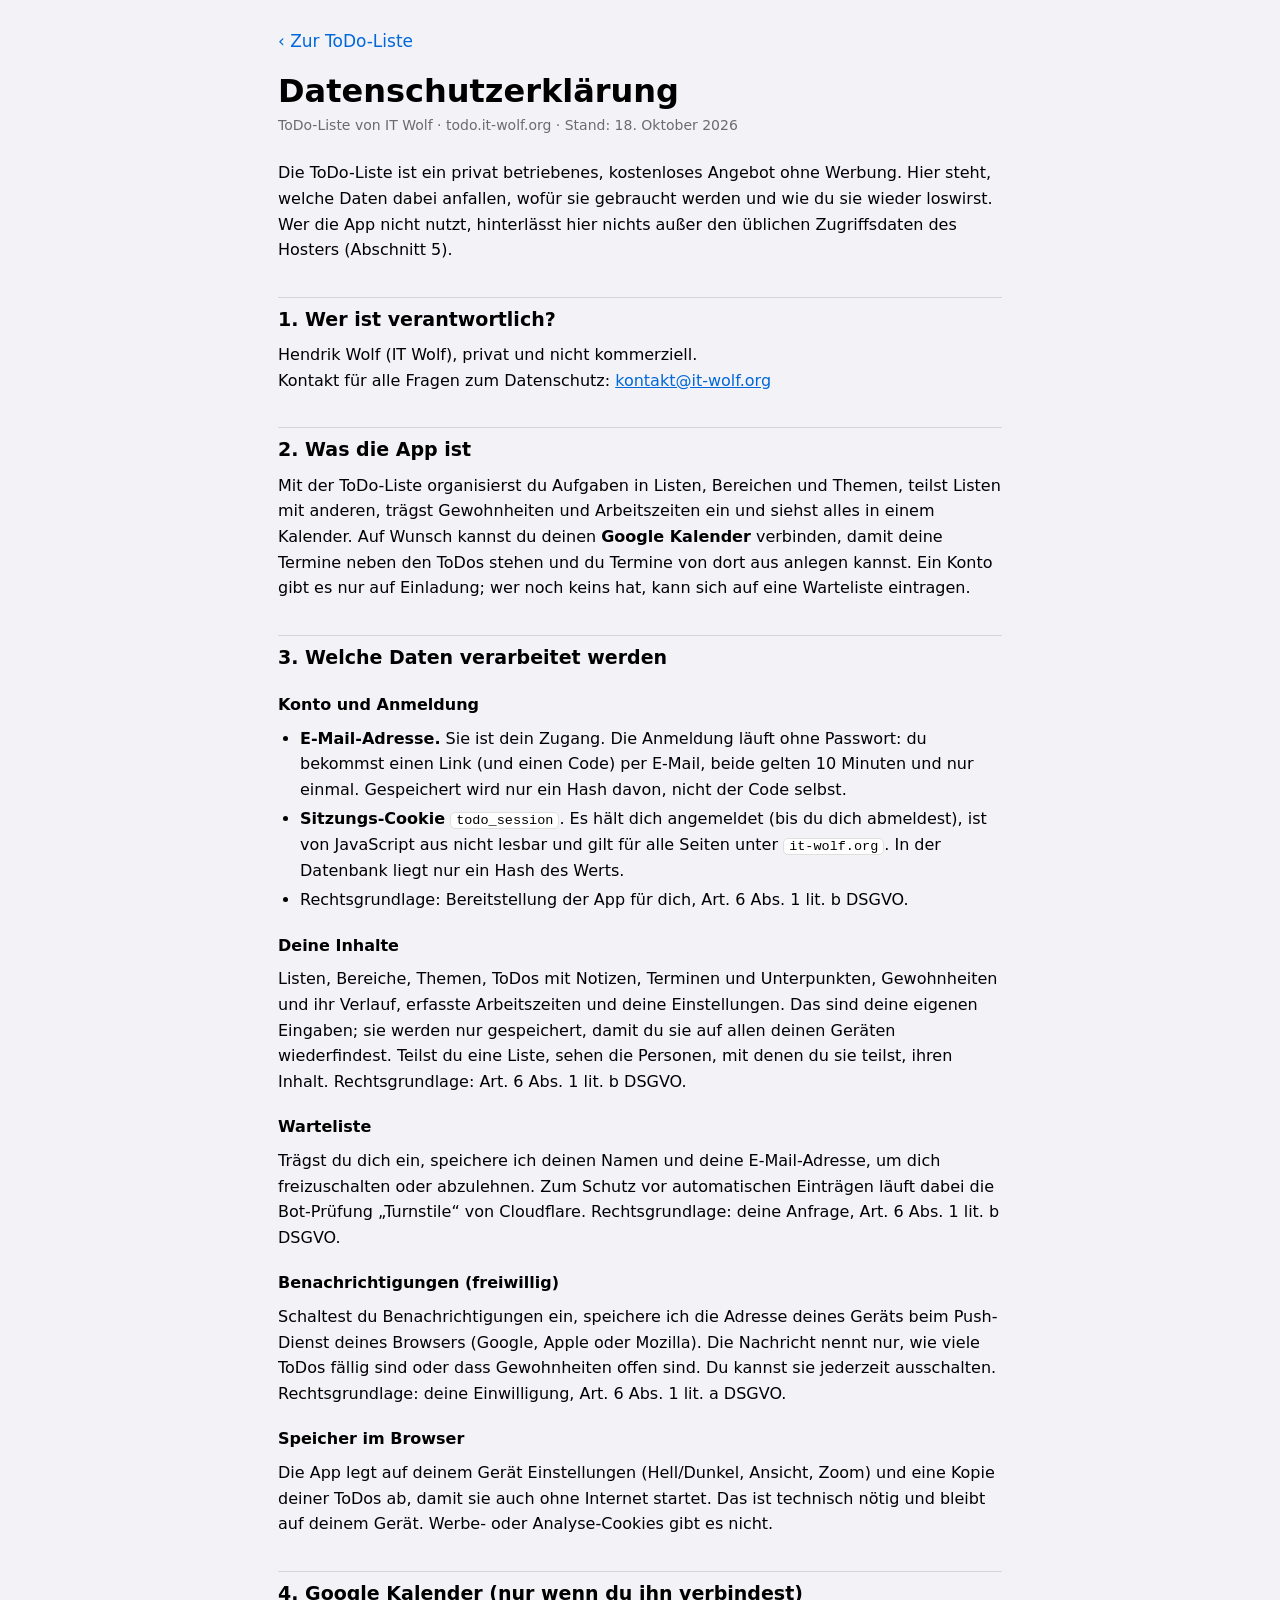
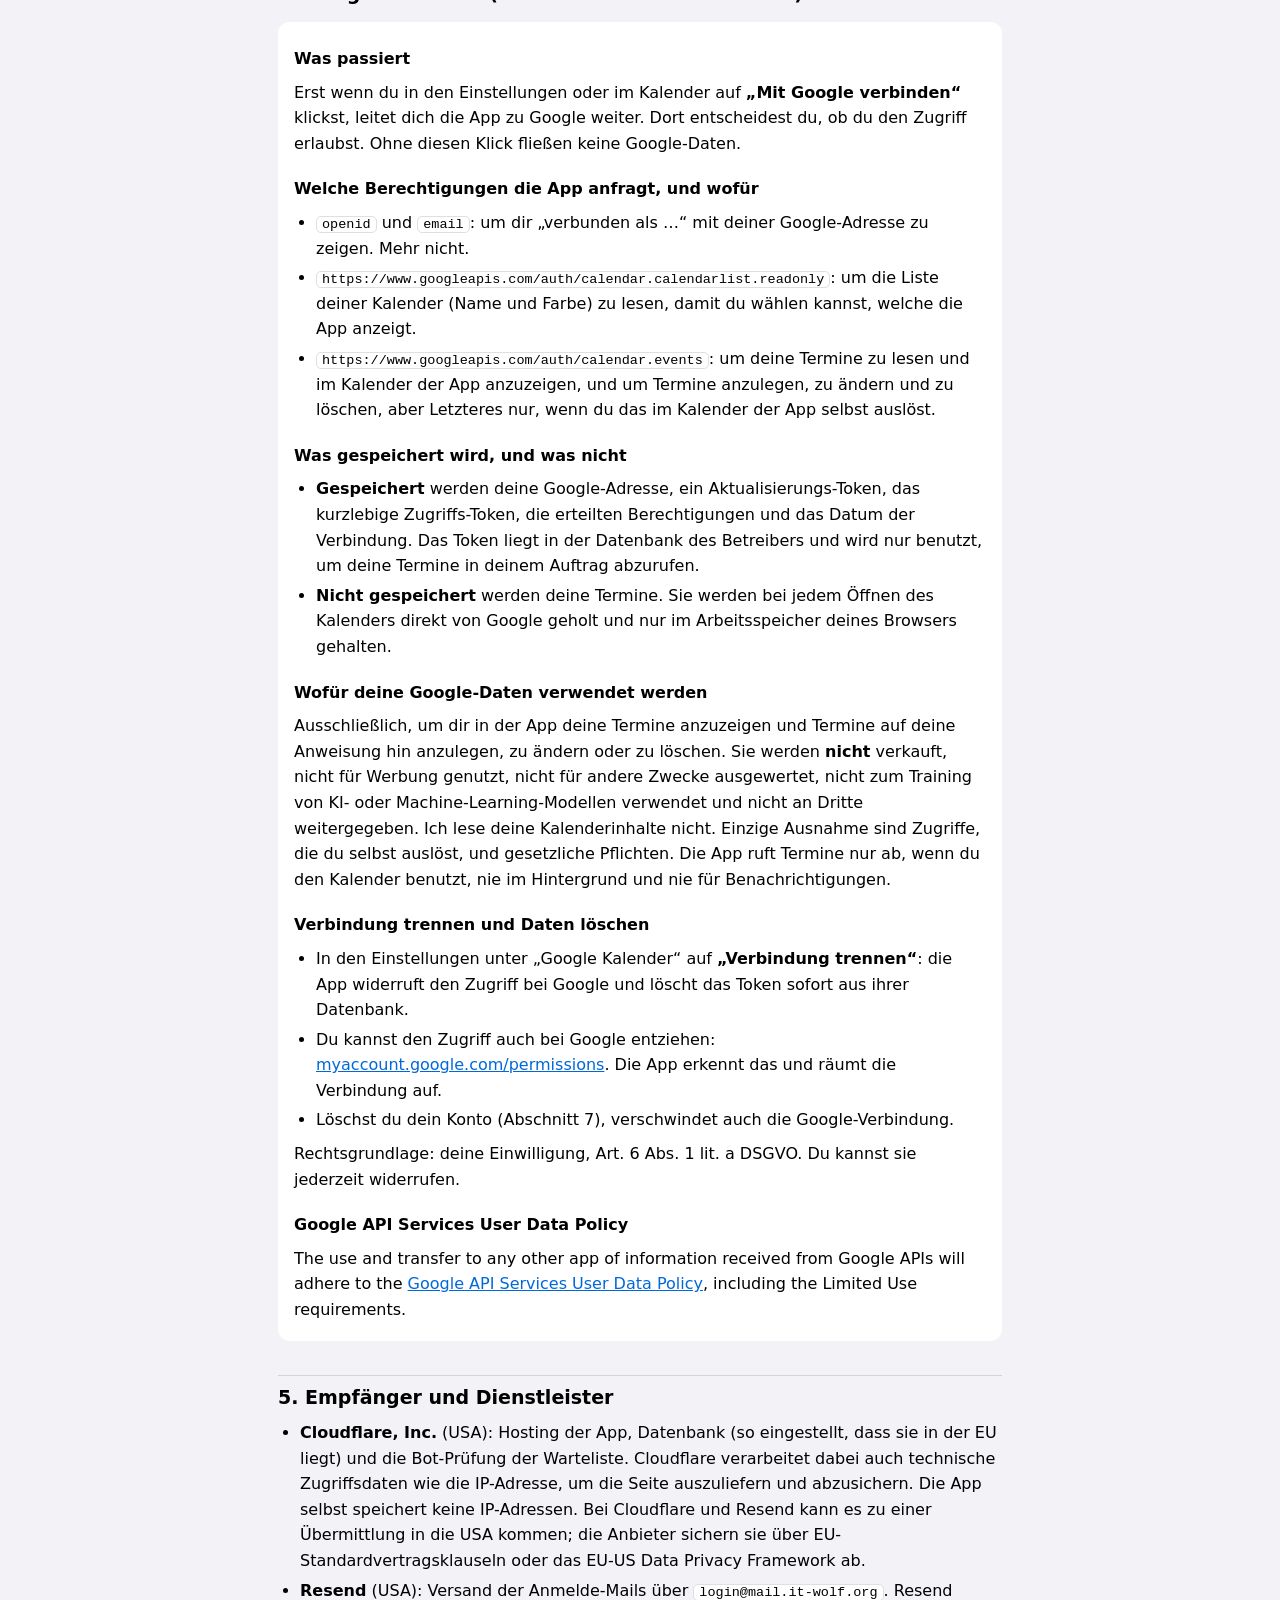
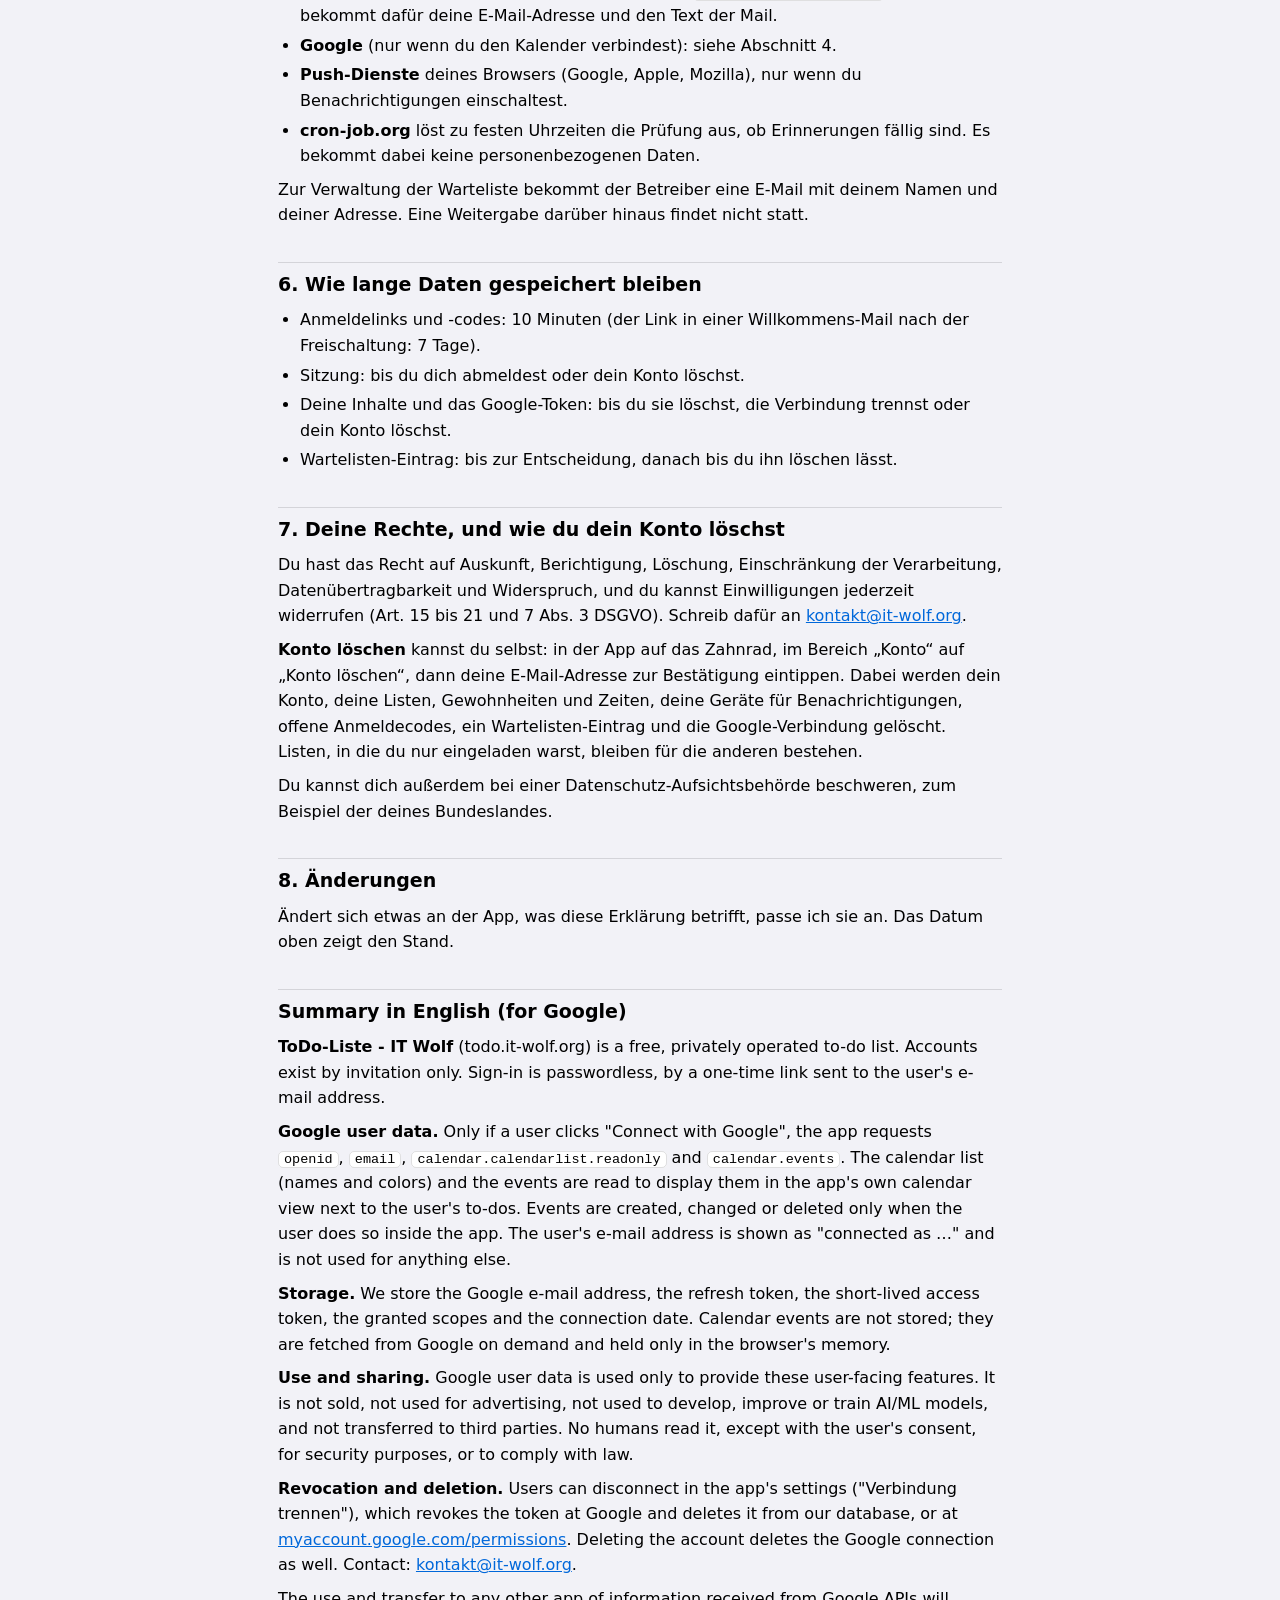
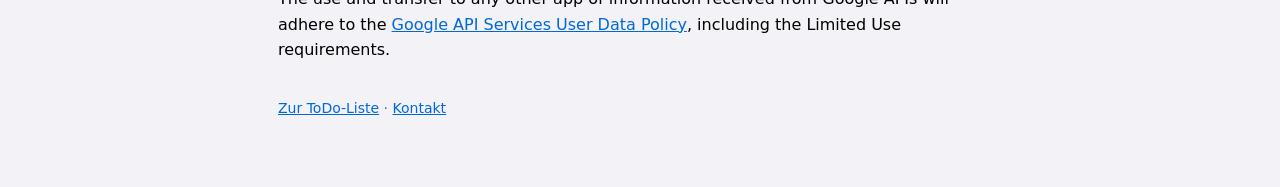
<file: datenschutz.html>
<!DOCTYPE html>
<html lang="de">
<head>
  <meta charset="utf-8">
  <meta name="viewport" content="width=device-width, initial-scale=1">
  <title>Datenschutzerklärung - ToDo-Liste - IT Wolf</title>
  <meta name="description" content="Datenschutzerklärung der ToDo-Liste von IT Wolf (todo.it-wolf.org): welche Daten verarbeitet werden, wie der Google Kalender genutzt wird und wie du alles wieder löschst.">
  <meta name="author" content="Hendrik Wolf">
  <link rel="canonical" href="https://todo.it-wolf.org/datenschutz">
  <link rel="icon" href="icon-192.png">
  <style>
    /* Eigenstaendige Seite ohne die App-Stylesheets: sie soll auch ohne
       JavaScript und ohne Anmeldung lesbar sein (Google prueft sie vor der
       Freigabe). Farben wie die App, Hell/Dunkel nach dem System. */
    :root {
      --bg: #f2f2f7; --row: #ffffff; --text: #000000; --muted: #6c6c70;
      --line: rgba(60, 60, 67, .16); --accent: #0068da;
      color-scheme: light dark;
    }
    @media (prefers-color-scheme: dark) {
      :root {
        --bg: #000000; --row: #1c1c1e; --text: #ffffff; --muted: #98989f;
        --line: rgba(84, 84, 88, .55); --accent: #0a84ff;
      }
    }
    * { box-sizing: border-box; }
    body {
      margin: 0; background: var(--bg); color: var(--text);
      font: 16px/1.6 -apple-system, BlinkMacSystemFont, "SF Pro Text", "Segoe UI", system-ui, Roboto, sans-serif;
    }
    main {
      max-width: 760px; margin: 0 auto; padding: 28px 18px 60px;
    }
    a { color: var(--accent); }
    .zurueck { display: inline-block; margin-bottom: 18px; font-size: 17px; text-decoration: none; }
    h1 { font-size: 2rem; line-height: 1.15; margin: 0 0 4px; }
    .stand { margin: 0 0 24px; color: var(--muted); font-size: 14px; }
    h2 {
      font-size: 19px; margin: 34px 0 6px; padding-top: 6px;
      border-top: .5px solid var(--line);
    }
    h3 { font-size: 16px; margin: 20px 0 2px; }
    p, ul { margin: 8px 0; }
    ul { padding-left: 22px; }
    li { margin: 4px 0; }
    .kasten {
      background: var(--row); border: 0;
      border-radius: 12px; padding: 4px 16px 10px; margin: 14px 0;
    }
    code {
      font: 13.5px/1.4 ui-monospace, "Cascadia Mono", Consolas, monospace;
      background: var(--row); border: 1px solid var(--line);
      border-radius: 5px; padding: 0 5px; overflow-wrap: anywhere;
    }
    .klein { color: var(--muted); font-size: 14px; }
  </style>
</head>
<body>
<main>
  <a class="zurueck" href="/">‹ Zur ToDo-Liste</a>
  <h1>Datenschutzerklärung</h1>
  <p class="stand">ToDo-Liste von IT Wolf · todo.it-wolf.org · Stand: 18. Oktober 2026</p>

  <p>
    Die ToDo-Liste ist ein privat betriebenes, kostenloses Angebot ohne Werbung. Hier steht,
    welche Daten dabei anfallen, wofür sie gebraucht werden und wie du sie wieder loswirst.
    Wer die App nicht nutzt, hinterlässt hier nichts außer den üblichen Zugriffsdaten des
    Hosters (Abschnitt 5).
  </p>

  <h2>1. Wer ist verantwortlich?</h2>
  <p>
    Hendrik Wolf (IT Wolf), privat und nicht kommerziell.<br>
    Kontakt für alle Fragen zum Datenschutz:
    <a href="mailto:kontakt@it-wolf.org">kontakt@it-wolf.org</a>
  </p>

  <h2>2. Was die App ist</h2>
  <p>
    Mit der ToDo-Liste organisierst du Aufgaben in Listen, Bereichen und Themen, teilst Listen
    mit anderen, trägst Gewohnheiten und Arbeitszeiten ein und siehst alles in einem Kalender.
    Auf Wunsch kannst du deinen <b>Google Kalender</b> verbinden, damit deine Termine neben den
    ToDos stehen und du Termine von dort aus anlegen kannst. Ein Konto gibt es nur auf
    Einladung; wer noch keins hat, kann sich auf eine Warteliste eintragen.
  </p>

  <h2>3. Welche Daten verarbeitet werden</h2>

  <h3>Konto und Anmeldung</h3>
  <ul>
    <li><b>E-Mail-Adresse.</b> Sie ist dein Zugang. Die Anmeldung läuft ohne Passwort: du bekommst
      einen Link (und einen Code) per E-Mail, beide gelten 10 Minuten und nur einmal. Gespeichert
      wird nur ein Hash davon, nicht der Code selbst.</li>
    <li><b>Sitzungs-Cookie</b> <code>todo_session</code>. Es hält dich angemeldet (bis du dich abmeldest),
      ist von JavaScript aus nicht lesbar und gilt für alle Seiten unter <code>it-wolf.org</code>.
      In der Datenbank liegt nur ein Hash des Werts.</li>
    <li>Rechtsgrundlage: Bereitstellung der App für dich, Art. 6 Abs. 1 lit. b DSGVO.</li>
  </ul>

  <h3>Deine Inhalte</h3>
  <p>
    Listen, Bereiche, Themen, ToDos mit Notizen, Terminen und Unterpunkten, Gewohnheiten und ihr
    Verlauf, erfasste Arbeitszeiten und deine Einstellungen. Das sind deine eigenen Eingaben; sie
    werden nur gespeichert, damit du sie auf allen deinen Geräten wiederfindest. Teilst du eine Liste,
    sehen die Personen, mit denen du sie teilst, ihren Inhalt. Rechtsgrundlage: Art. 6 Abs. 1 lit. b DSGVO.
  </p>

  <h3>Warteliste</h3>
  <p>
    Trägst du dich ein, speichere ich deinen Namen und deine E-Mail-Adresse, um dich freizuschalten
    oder abzulehnen. Zum Schutz vor automatischen Einträgen läuft dabei die Bot-Prüfung
    „Turnstile“ von Cloudflare. Rechtsgrundlage: deine Anfrage, Art. 6 Abs. 1 lit. b DSGVO.
  </p>

  <h3>Benachrichtigungen (freiwillig)</h3>
  <p>
    Schaltest du Benachrichtigungen ein, speichere ich die Adresse deines Geräts beim Push-Dienst deines
    Browsers (Google, Apple oder Mozilla). Die Nachricht nennt nur, wie viele ToDos fällig sind oder dass
    Gewohnheiten offen sind. Du kannst sie jederzeit ausschalten. Rechtsgrundlage: deine Einwilligung,
    Art. 6 Abs. 1 lit. a DSGVO.
  </p>

  <h3>Speicher im Browser</h3>
  <p>
    Die App legt auf deinem Gerät Einstellungen (Hell/Dunkel, Ansicht, Zoom) und eine Kopie deiner ToDos ab, damit sie
    auch ohne Internet startet. Das ist technisch nötig und bleibt auf deinem Gerät. Werbe- oder Analyse-Cookies
    gibt es nicht.
  </p>

  <h2 id="google">4. Google Kalender (nur wenn du ihn verbindest)</h2>
  <div class="kasten">
    <h3>Was passiert</h3>
    <p>
      Erst wenn du in den Einstellungen oder im Kalender auf <b>„Mit Google verbinden“</b> klickst, leitet dich
      die App zu Google weiter. Dort entscheidest du, ob du den Zugriff erlaubst. Ohne diesen Klick
      fließen keine Google-Daten.
    </p>

    <h3>Welche Berechtigungen die App anfragt, und wofür</h3>
    <ul>
      <li><code>openid</code> und <code>email</code>: um dir „verbunden als …“ mit deiner Google-Adresse zu zeigen.
        Mehr nicht.</li>
      <li><code>https://www.googleapis.com/auth/calendar.calendarlist.readonly</code>: um die Liste deiner Kalender
        (Name und Farbe) zu lesen, damit du wählen kannst, welche die App anzeigt.</li>
      <li><code>https://www.googleapis.com/auth/calendar.events</code>: um deine Termine zu lesen und im Kalender der App
        anzuzeigen, und um Termine anzulegen, zu ändern und zu löschen, aber Letzteres nur, wenn du das im Kalender der App
        selbst auslöst.</li>
    </ul>

    <h3>Was gespeichert wird, und was nicht</h3>
    <ul>
      <li><b>Gespeichert</b> werden deine Google-Adresse, ein Aktualisierungs-Token, das kurzlebige Zugriffs-Token,
        die erteilten Berechtigungen und das Datum der Verbindung. Das Token liegt in der Datenbank des
        Betreibers und wird nur benutzt, um deine Termine in deinem Auftrag abzurufen.</li>
      <li><b>Nicht gespeichert</b> werden deine Termine. Sie werden bei jedem Öffnen des Kalenders direkt von Google geholt
        und nur im Arbeitsspeicher deines Browsers gehalten.</li>
    </ul>

    <h3>Wofür deine Google-Daten verwendet werden</h3>
    <p>
      Ausschließlich, um dir in der App deine Termine anzuzeigen und Termine auf deine Anweisung hin anzulegen,
      zu ändern oder zu löschen. Sie werden <b>nicht</b> verkauft, nicht für Werbung genutzt, nicht für andere Zwecke
      ausgewertet, nicht zum Training von KI- oder Machine-Learning-Modellen verwendet und nicht an Dritte weitergegeben.
      Ich lese deine Kalenderinhalte nicht. Einzige Ausnahme sind Zugriffe, die du selbst auslöst, und gesetzliche Pflichten.
      Die App ruft Termine nur ab, wenn du den Kalender benutzt, nie im Hintergrund und nie für Benachrichtigungen.
    </p>

    <h3>Verbindung trennen und Daten löschen</h3>
    <ul>
      <li>In den Einstellungen unter „Google Kalender“ auf <b>„Verbindung trennen“</b>: die App widerruft den Zugriff
        bei Google und löscht das Token sofort aus ihrer Datenbank.</li>
      <li>Du kannst den Zugriff auch bei Google entziehen:
        <a href="https://myaccount.google.com/permissions" target="_blank" rel="noopener">myaccount.google.com/permissions</a>.
        Die App erkennt das und räumt die Verbindung auf.</li>
      <li>Löschst du dein Konto (Abschnitt 7), verschwindet auch die Google-Verbindung.</li>
    </ul>
    <p>Rechtsgrundlage: deine Einwilligung, Art. 6 Abs. 1 lit. a DSGVO. Du kannst sie jederzeit widerrufen.</p>

    <h3 lang="en">Google API Services User Data Policy</h3>
    <p lang="en">
      The use and transfer to any other app of information received from Google APIs will adhere to the
      <a href="https://developers.google.com/terms/api-services-user-data-policy#additional_requirements_for_specific_api_scopes" target="_blank" rel="noopener">Google API Services User Data Policy</a>,
      including the Limited Use requirements.
    </p>
  </div>

  <h2>5. Empfänger und Dienstleister</h2>
  <ul>
    <li><b>Cloudflare, Inc.</b> (USA): Hosting der App, Datenbank (so eingestellt, dass sie in der EU liegt) und die
      Bot-Prüfung der Warteliste. Cloudflare verarbeitet dabei auch technische Zugriffsdaten wie die IP-Adresse, um die Seite
      auszuliefern und abzusichern. Die App selbst speichert keine IP-Adressen. Bei Cloudflare und Resend kann es zu einer
      Übermittlung in die USA kommen; die Anbieter sichern sie über EU-Standardvertragsklauseln oder das EU-US Data Privacy
      Framework ab.</li>
    <li><b>Resend</b> (USA): Versand der Anmelde-Mails über <code>login@mail.it-wolf.org</code>. Resend bekommt dafür deine
      E-Mail-Adresse und den Text der Mail.</li>
    <li><b>Google</b> (nur wenn du den Kalender verbindest): siehe Abschnitt 4.</li>
    <li><b>Push-Dienste</b> deines Browsers (Google, Apple, Mozilla), nur wenn du Benachrichtigungen einschaltest.</li>
    <li><b>cron-job.org</b> löst zu festen Uhrzeiten die Prüfung aus, ob Erinnerungen fällig sind. Es bekommt dabei keine
      personenbezogenen Daten.</li>
  </ul>
  <p>
    Zur Verwaltung der Warteliste bekommt der Betreiber eine E-Mail mit deinem Namen und deiner Adresse.
    Eine Weitergabe darüber hinaus findet nicht statt.
  </p>

  <h2>6. Wie lange Daten gespeichert bleiben</h2>
  <ul>
    <li>Anmeldelinks und -codes: 10 Minuten (der Link in einer Willkommens-Mail nach der Freischaltung: 7 Tage).</li>
    <li>Sitzung: bis du dich abmeldest oder dein Konto löschst.</li>
    <li>Deine Inhalte und das Google-Token: bis du sie löschst, die Verbindung trennst oder dein Konto löschst.</li>
    <li>Wartelisten-Eintrag: bis zur Entscheidung, danach bis du ihn löschen lässt.</li>
  </ul>

  <h2>7. Deine Rechte, und wie du dein Konto löschst</h2>
  <p>
    Du hast das Recht auf Auskunft, Berichtigung, Löschung, Einschränkung der Verarbeitung, Datenübertragbarkeit und
    Widerspruch, und du kannst Einwilligungen jederzeit widerrufen (Art. 15 bis 21 und 7 Abs. 3 DSGVO). Schreib dafür an
    <a href="mailto:kontakt@it-wolf.org">kontakt@it-wolf.org</a>.
  </p>
  <p>
    <b>Konto löschen</b> kannst du selbst: in der App auf das Zahnrad, im Bereich „Konto“ auf „Konto löschen“, dann deine
    E-Mail-Adresse zur Bestätigung eintippen. Dabei werden dein Konto, deine Listen, Gewohnheiten und Zeiten, deine Geräte für Benachrichtigungen, offene
    Anmeldecodes, ein Wartelisten-Eintrag und die Google-Verbindung gelöscht. Listen, in die du nur eingeladen warst,
    bleiben für die anderen bestehen.
  </p>
  <p>
    Du kannst dich außerdem bei einer Datenschutz-Aufsichtsbehörde beschweren, zum Beispiel der deines Bundeslandes.
  </p>

  <h2>8. Änderungen</h2>
  <p>
    Ändert sich etwas an der App, was diese Erklärung betrifft, passe ich sie an. Das Datum oben zeigt den Stand.
  </p>

  <h2 lang="en">Summary in English (for Google)</h2>
  <div lang="en">
    <p>
      <b>ToDo-Liste - IT Wolf</b> (todo.it-wolf.org) is a free, privately operated to-do list. Accounts exist by invitation only.
      Sign-in is passwordless, by a one-time link sent to the user's e-mail address.
    </p>
    <p>
      <b>Google user data.</b> Only if a user clicks "Connect with Google", the app requests <code>openid</code>,
      <code>email</code>, <code>calendar.calendarlist.readonly</code> and <code>calendar.events</code>. The calendar list (names
      and colors) and the events are read to display them in the app's own calendar view next to the user's to-dos. Events are
      created, changed or deleted only when the user does so inside the app. The user's e-mail address is shown as "connected as …" and is not used for
      anything else.
    </p>
    <p>
      <b>Storage.</b> We store the Google e-mail address, the refresh token, the short-lived access token, the granted scopes and the
      connection date. Calendar events are not stored; they are fetched from Google on demand and held only in the browser's memory.
    </p>
    <p>
      <b>Use and sharing.</b> Google user data is used only to provide these user-facing features. It is not sold, not used for
      advertising, not used to develop, improve or train AI/ML models, and not transferred to third parties. No humans read it,
      except with the user's consent, for security purposes, or to comply with law.
    </p>
    <p>
      <b>Revocation and deletion.</b> Users can disconnect in the app's settings ("Verbindung trennen"), which revokes the token at
      Google and deletes it from our database, or at
      <a href="https://myaccount.google.com/permissions" target="_blank" rel="noopener">myaccount.google.com/permissions</a>.
      Deleting the account deletes the Google connection as well. Contact: <a href="mailto:kontakt@it-wolf.org">kontakt@it-wolf.org</a>.
    </p>
    <p>
      The use and transfer to any other app of information received from Google APIs will adhere to the
      <a href="https://developers.google.com/terms/api-services-user-data-policy#additional_requirements_for_specific_api_scopes" target="_blank" rel="noopener">Google API Services User Data Policy</a>,
      including the Limited Use requirements.
    </p>
  </div>

  <p class="klein" style="margin-top:34px">
    <a href="/">Zur ToDo-Liste</a> · <a href="mailto:kontakt@it-wolf.org">Kontakt</a>
  </p>
</main>
</body>
</html>
</file>
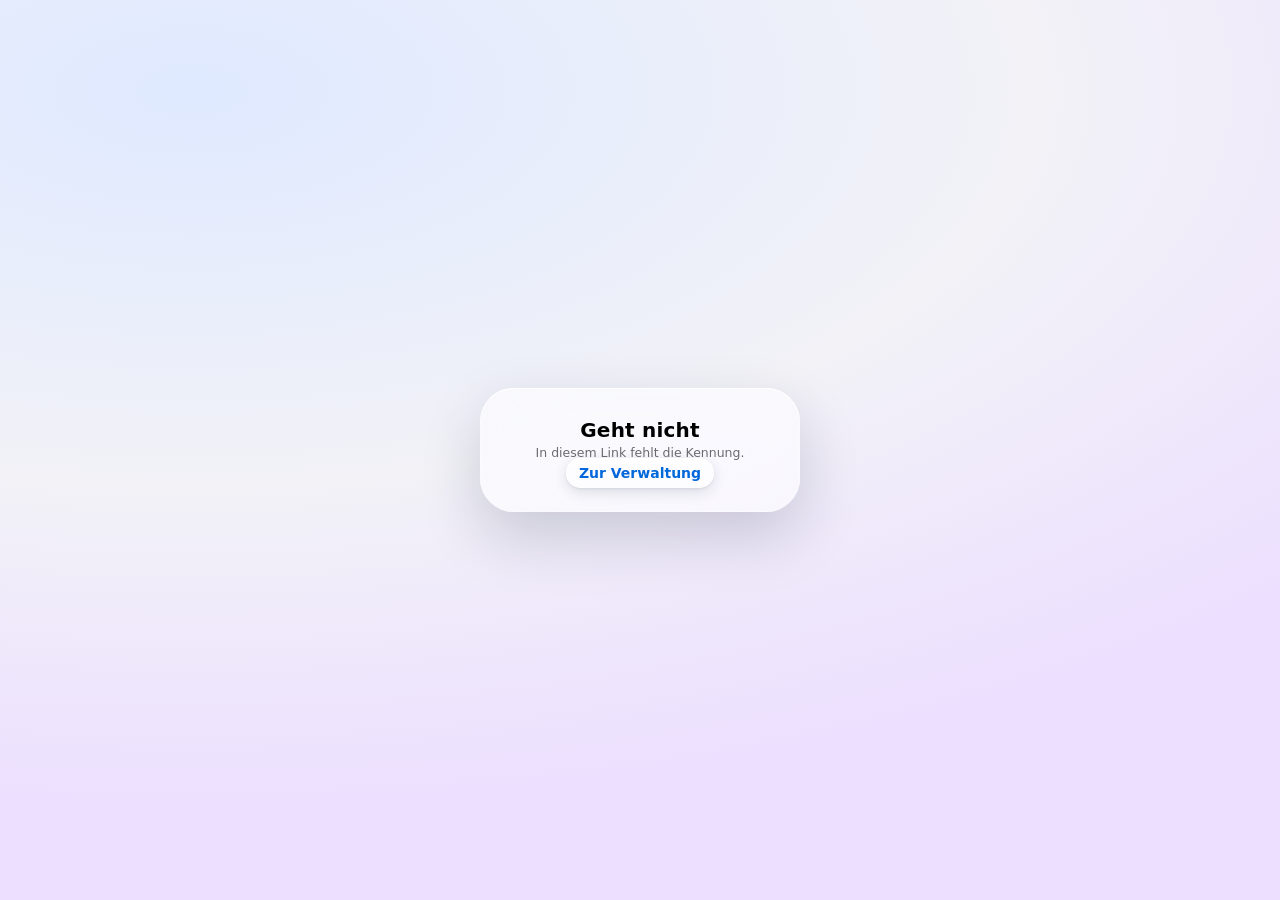
<file: freischalten.html>
<!DOCTYPE html>
<html lang="de">
<head>
  <meta charset="utf-8">
  <meta name="viewport" content="width=device-width, initial-scale=1, viewport-fit=cover">
  <title>Freischalten · ToDo-Liste</title>
  <link rel="icon" href="icon-192.png">
  <meta name="theme-color" content="#f2f2f7">
  <meta name="robots" content="noindex">
  <link rel="stylesheet" href="style.css">
</head>
<body>
  <div class="lock">
    <div class="lock-box">
      <div id="ladeAnzeige">
        <p class="lock-hint">Einen Moment …</p>
      </div>

      <div id="frage" hidden>
        <div class="lock-icon">👋</div>
        <h2>Freischalten?</h2>
        <p class="lock-hint" id="wer"></p>
        <button type="button" id="jaKnopf" class="btn primary">Ja, freischalten</button>
      </div>

      <div id="fertig" hidden>
        <div class="lock-icon">✅</div>
        <h2 id="fertigTitel">Freigeschaltet</h2>
        <p class="lock-hint" id="fertigText"></p>
        <a href="/admin" class="btn">Zur Verwaltung</a>
      </div>

      <div id="fehler" hidden>
        <div class="lock-icon">⚠️</div>
        <h2>Geht nicht</h2>
        <p class="lock-hint" id="fehlerText"></p>
        <a href="/admin" class="btn">Zur Verwaltung</a>
      </div>
    </div>
  </div>

  <script src="freischalten.js"></script>
</body>
</html>
</file>
<file: style.css>
:root {
  --bg: #f4f5f7;
  --col-bg: #ebedf2;
  --row: #ffffff;
  --row-fade: rgba(255, 255, 255, 0);
  --text: #1f2430;
  --muted: #6b7386;
  --line: #e3e6ee;
  --accent: #4f63d2;
  --accent-soft: #eef1fc;
  --green: #2f9e69;
  --red: #d6453d;
  --orange: #a85d0a;
  --yellow: #e0a72c;
  --hover: rgba(0, 0, 0, .06);
  --chip: rgba(0, 0, 0, .06);
  --del-soft: #fbe3e1;
  --check-border: #c4cad8;
  /* Palette fuer die Bereichsfarbe (Punkt am Namen, Streifen am Bereich).
     Bewusst getrennt von --red/--orange/--yellow: die tragen an ToDos schon
     eine Bedeutung (faellig/dringend), eine Bereichsfarbe in genau dieser
     Farbe waere doppeldeutig. */
  --farbe-blau: #4f63d2;
  --farbe-tuerkis: #1f9d95;
  --farbe-gruen: #2f9e69;
  --farbe-lila: #8b5fd1;
  --farbe-pink: #d1568f;
  --farbe-grau: #8a93a8;
  --farbe-himmelblau: #2d8fd8;
  --farbe-limette: #7aa51c;
  --farbe-braun: #9a6b48;
  --farbe-magenta: #b53fb0;
  --farbe-indigo: #3d3f9e;
  --farbe-anthrazit: #3f4656;
  color-scheme: light;
}

:root[data-theme="dark"] {
  --bg: #15171c;
  --col-bg: #1d2026;
  --row: #262a31;
  --row-fade: rgba(38, 42, 49, 0);
  --text: #e6e8ee;
  --muted: #8b93a5;
  --line: #333842;
  --accent: #7e8ff2;
  --accent-soft: #2b3350;
  --green: #46b27e;
  --red: #e5615a;
  --orange: #e0a23e;
  --yellow: #e8bb4e;
  --hover: rgba(255, 255, 255, .08);
  --chip: rgba(255, 255, 255, .10);
  --del-soft: #4a2522;
  --check-border: #4a5160;
  --farbe-blau: #7e8ff2;
  --farbe-tuerkis: #3dbdb4;
  --farbe-gruen: #46b27e;
  --farbe-lila: #a48ae8;
  --farbe-pink: #e881b0;
  --farbe-grau: #9aa3b8;
  --farbe-himmelblau: #5fb3ee;
  --farbe-limette: #a6cf47;
  --farbe-braun: #c49873;
  --farbe-magenta: #d77ad3;
  --farbe-indigo: #595dcc;
  --farbe-anthrazit: #747d91;
  color-scheme: dark;
}

* { box-sizing: border-box; }

html, body {
  margin: 0;
  background: var(--bg);
  color: var(--text);
  font-family: "Segoe UI", system-ui, -apple-system, Roboto, Arial, sans-serif;
  font-size: 16px;
  line-height: 1.4;
  transition: background .2s, color .2s;
}

/* Oberer Rand, an dem sich alles orientiert, was oben klebt (Kopfzeile,
   Kalender, Vollbild-Dialoge). Normal ist das die Safe Area.

   iPhone, als App vom Homescreen (seit 25.09.2026): iOS legt dort einen
   Unschaerfe-Streifen unter die Statusleiste, der ein gutes Stueck in die
   Seite hineinreicht - auf Hendriks Screenshot war die Dialog-Ueberschrift
   verschwommen, das Feld knapp darunter schon wieder scharf. Abschalten
   laesst er sich nicht (kein Meta-Tag, keine CSS-Eigenschaft; eine
   undurchsichtige Statusleiste hilft laut einem Geraetetest auch nicht).
   Bleibt nur, den Inhalt darunter zu setzen. -webkit-touch-callout gibt es
   nur in iOS-WebKit, display-mode: standalone nur als Homescreen-App - am
   Mac, in Safari und bei Android aendert sich also nichts. */
:root { --oben: env(safe-area-inset-top, 0px); }
@media (display-mode: standalone) {
  @supports (-webkit-touch-callout: none) {
    :root { --oben: calc(env(safe-area-inset-top, 0px) + 24px); }
  }
}

/* padding-right macht im Split-Modus dem Kalender Platz (siehe html.kal-split
   weiter unten). Der Uebergang steht hier und nicht dort, damit er in BEIDE
   Richtungen laeuft - an einer Regel, die beim Zuklappen selbst verschwindet,
   gaebe es beim Zuklappen keine Animation. */
body { transition: background .2s, color .2s, padding-right .26s cubic-bezier(.32, .72, 0, 1); }

/* Kein Zoom mit zwei Fingern (Standard, abschaltbar in den Einstellungen -
   siehe wendeZoomAn in app.js). pan-x pan-y laesst jedes Scrollen zu und nimmt
   nur das Zoomen; Elemente mit eigenem touch-action - das Kalenderraster -
   behalten ihres. Zweiter Riegel neben dem Viewport-Eintrag im HTML, weil den
   nicht jeder Browser gleich ernst nimmt. */
html.ohne-zoom { touch-action: pan-x pan-y; }

.app {
  max-width: 1900px;
  margin: 0 auto;
  padding: 24px 26px 56px;
  padding-top: max(24px, var(--oben));
  padding-left: max(26px, env(safe-area-inset-left));
  padding-right: max(26px, env(safe-area-inset-right));
  padding-bottom: max(56px, env(safe-area-inset-bottom));
}

/* Einmalige Tipps unter dem Kopf (Home-Bildschirm, Einstellungsmenue). */
.hinweisleiste { display: flex; flex-direction: column; gap: 8px; margin-bottom: 18px; }
.hinweisleiste:empty { display: none; margin-bottom: 0; }
.hinweis {
  display: flex; align-items: center; gap: 10px;
  font-size: 13px; color: var(--text);
  background: var(--accent-soft); border: 1px solid var(--line);
  border-radius: 10px; padding: 9px 13px;
}
.hinweis span { flex: 1; }
.hinweis button {
  flex: none; background: none; border: 0; color: var(--muted); cursor: pointer;
  font-size: 15px; line-height: 1; padding: 3px 5px;
}
.hinweis button:hover { color: var(--text); }

/* ---------- Kopf ---------- */
.topbar {
  position: relative;   /* Anker fuer das Umschalter-Menue am Titel */
  display: flex;
  align-items: center;
  gap: 12px;
  margin-bottom: 18px;
}
.topbar h1 {
  font-size: 24px;
  margin: 0;
  font-weight: 700;
  letter-spacing: -.3px;
  display: inline-flex;
  align-items: center;
  gap: 5px;
  min-width: 0;   /* darf im Flex-Kopf schrumpfen statt ueberzulaufen */
}
.titel-name { overflow: hidden; text-overflow: ellipsis; white-space: nowrap; }
/* Ab zwei Listen ist der Titel der Umschalter: kleiner Pfeil, Zeigehand. */
.titel-schaltbar { cursor: pointer; user-select: none; }
.titel-pfeil {
  font-size: 15px; line-height: 1; font-weight: 400;
  color: var(--muted); transition: color .15s;
}
.titel-schaltbar:hover .titel-pfeil { color: var(--accent); }
/* Titel-Umbenennen: das Feld sitzt an Ort und Stelle des Titels. */
.titel-edit {
  font: inherit; font-size: 24px; font-weight: 700; letter-spacing: -.3px;
  color: var(--text); background: var(--bg);
  border: 1px solid var(--accent); border-radius: 8px;
  padding: 1px 7px; width: min(58vw, 300px);
}
.titel-edit:focus { outline: none; }
.save-status {
  font-size: 13.5px;
  color: var(--muted);
  margin-left: 6px;
}
.save-status.ok { color: var(--green); }
.save-status.err { color: var(--red); }

/* display:flex unten schlaegt sonst das eingebaute [hidden] des Browsers -
   siehe die anderen [hidden]-Zeilen in dieser Datei. */
.offline-banner {
  display: flex;
  align-items: center;
  gap: 8px;
  background: var(--col-bg);
  border: 1px solid var(--yellow);
  border-radius: 9px;
  color: var(--text);
  font-size: 13.5px;
  line-height: 1.4;
  padding: 8px 13px;
  margin-bottom: 14px;
}
.offline-banner[hidden] { display: none; }

.btn {
  border: 1px solid var(--line);
  background: var(--row);
  color: var(--text);
  padding: 7px 13px;
  border-radius: 9px;
  font-size: 14px;
  font-family: inherit;
  font-weight: 600;
  cursor: pointer;
  transition: all .15s;
  white-space: nowrap;
}
.btn:hover { border-color: var(--accent); color: var(--accent); }
.btn.primary {
  background: var(--accent);
  border-color: var(--accent);
  color: #fff;
}
.btn.primary:hover { filter: brightness(1.06); color: #fff; }
.btn.add-cat {
  color: var(--muted);
  background: transparent;
  border-color: transparent;
}
.btn.add-cat:hover { color: var(--accent); background: var(--row); border-color: var(--line); }
.btn.icon-only { padding: 7px 10px; font-size: 16px; line-height: 1; }
/* Rechtsbuendig in der Kopfzeile: schiebt sich ueber den frei bleibenden
   Platz nach rechts, ohne den restlichen Knoepfen ihre Position zu nehmen.
   Das margin-left:auto traegt nur das ZAHNRAD als erstes der beiden -
   zwei auto-Raender wuerden sich den freien Platz TEILEN und das Zahnrad in
   der Mitte der Kopfzeile absetzen. Aussen steht der Umschalter, siehe
   index.html. */
#einstellungenBtn { margin-left: auto; }
/* Beide Zahnraeder (Kopfzeile und Kalender): eigene display-Regel auf .btn
   schlaegt sonst das eingebaute [hidden] des Browsers, und sie stuenden schon
   auf dem Sperrbildschirm. */
#einstellungenBtn[hidden], .ein-knopf[hidden] { display: none; }

/* ---------- Umschalter Liste / Kalender ---------- */
/* Zwei Haelften in einer Pille, die aktive liegt als hellere Karte obenauf -
   dasselbe Zweiflaechen-Prinzip wie beim Hell/Dunkel-Schalter weiter unten.
   Symbole statt Text: mit "Liste | Kalender" war die Pille am Handy so breit,
   dass sie neben dem Titel klobig wirkte UND das Zahnrad aus der ersten Zeile
   draengte. 📋 und 📅 sind dieselben Zeichen, die die App an anderer Stelle
   schon fuer Listen und Kalender benutzt (Einstellungen, frueherer
   Kalender-Knopf); den Namen tragen sie in aria-label und title.
   Das Element steckt zweimal im Dokument (Kopfzeile und Kalender),
   verdrahtet werden beide ueber die Klasse. */
/* display unten schlaegt sonst das eingebaute [hidden] des Browsers - dieselbe
   Falle wie bei .offline-banner und #einstellungenBtn. Heute versteckt sie
   niemand per Attribut; die Zeile steht hier, damit es beim naechsten Mal
   nicht stillschweigend nicht wirkt. */
.ansicht-schalter[hidden] { display: none; }
.ansicht-schalter {
  display: inline-flex;
  flex: none;
  padding: 2px;
  gap: 2px;
  border: 1px solid var(--line);
  border-radius: 10px;
  background: var(--col-bg);
}
.ansicht-seg {
  border: 0;
  border-radius: 8px;
  padding: 4px 10px;
  background: none;
  font: inherit;
  font-size: 15px;
  line-height: 1.2;
  cursor: pointer;
  /* Symbole nehmen keine Textfarbe an - der ausgeschaltete Zustand braucht
     deshalb die Deckkraft. Mit color allein leuchteten beide Haelften gleich
     hell, und man saehe nur noch am Kaestchen, welche gilt. */
  opacity: .45;
  transition: background .15s, opacity .15s;
}
.ansicht-seg:hover { opacity: .8; }
.ansicht-seg[aria-pressed="true"] {
  background: var(--row);
  box-shadow: 0 1px 2px rgba(0, 0, 0, .10);
  opacity: 1;
  cursor: default;
}
/* Am Handy eine Spur kleiner - dort steht die Pille neben einer
   24px-Ueberschrift statt neben 14px-Knoepfen und wirkt sonst groesser, als
   sie ist. Beide Haelften bleiben ueber 30px breit und damit sicher zu
   treffen. */
@media (max-width: 480px) {
  .ansicht-schalter { border-radius: 8px; }
  .ansicht-seg { padding: 2px 8px; font-size: 14px; border-radius: 6px; }
}
/* Gleiche Falle wie oben: display:inline-flex/flex schlaegt [hidden]. */
.ansicht-seg[hidden] { display: none; }

/* Die Pille beantwortet nur noch "Streifen auf oder zu": 📋 = zu, 📅 = auf.
   Sie hatte einmal ein drittes Segment (🔥 fuer den Fokus) - drei Knoepfe in
   der Kopfzeile waren einer zu viel, und der Streifen sagt mit seinen eigenen
   Reitern ohnehin selbst, was unten steht. Wer Gewohnheiten oder Timer gar
   nicht sehen will, schaltet sie in den Einstellungen ab (Kalender-Streifen). */
/* Schmale Screens: der Titel teilt sich die erste Zeile mit Zahnrad und
   Umschalter, die Anlege-Knoepfe ruecken gemeinsam in die zweite. */
@media (max-width: 480px) {
  /* row-gap halbiert: die unsichtbare Umbruch-Zeile unten steckt zwischen
     zwei Luecken, macht aus 12px sonst 24px Abstand zum Titel. */
  .topbar { flex-wrap: wrap; row-gap: 6px; column-gap: 8px; }
  /* flex-basis 0 statt auto, und das ist der Unterschied zwischen zwei und
     drei Kopfzeilen: umgebrochen wird nach der HYPOTHETISCHEN Breite, und die
     ist bei basis:auto die volle Textbreite des Listennamens. Ein langer Name
     schob damit das Zahnrad aus der Zeile. Mit 0 nimmt der Titel nur, was
     uebrig bleibt, und kuerzt sich notfalls selbst (.titel-name). */
  .topbar h1 { flex: 1 1 0; }
  /* Unsichtbarer Umbruch-Punkt statt flex-basis:100% auf addTodoBtn - der
     haette die beiden Knoepfe wieder auf getrennte Zeilen verteilt. */
  .topbar::after { content: ""; order: 2; flex-basis: 100%; width: 0; }
  #addTodoBtn, #addCatBtn, #saveStatus { order: 3; }
}
/* Dasselbe, wenn das Board neben Heute und Kalender schmal wird (iPad quer:
   rund 270 px, seit 09.10.2026). html.board-schmal setzt kalender.js aus der
   tatsaechlichen Breite; .kal-split, weil das Board bei zugeklapptem Kalender
   wieder die volle Breite hat. Eine Container-Abfrage auf .app waere die
   elegantere Form - sie machte .app aber je nach Browser zum Bezugsrahmen
   fuer position:fixed darin. */
html.board-schmal.kal-split .topbar { flex-wrap: wrap; row-gap: 6px; column-gap: 8px; }
html.board-schmal.kal-split .topbar h1 { flex: 1 1 0; }
html.board-schmal.kal-split .topbar::after { content: ""; order: 2; flex-basis: 100%; width: 0; }
html.board-schmal.kal-split #addTodoBtn,
html.board-schmal.kal-split #addCatBtn,
html.board-schmal.kal-split #saveStatus { order: 3; }

input[type="text"],
input[type="date"] {
  border: 1px solid var(--line);
  background: var(--row);
  color: var(--text);
  padding: 8px 10px;
  border-radius: 8px;
  font-size: 15px;
  font-family: inherit;
  outline: none;
  transition: border-color .15s, box-shadow .15s;
}
input[type="text"]:focus,
input[type="date"]:focus {
  border-color: var(--accent);
  box-shadow: 0 0 0 3px var(--accent-soft);
}

/* ---------- Board / Spalten ---------- */
/* Das Board besteht aus senkrechten Streifen (.board-spalte), in die app.js die
   Bereiche verteilt: jeder kommt in den gerade kuerzesten (ordneBereiche).
   Seit 18.10.2026; vorher brach das Board per flex-wrap in Reihen um, und
   jede Reihe war so hoch wie ihr hoechster Bereich - unter kurzen Bereichen
   blieb viel Luft. Hendrik hatte Masonry am 09.10. verworfen und am 18.10. nach
   den Luecken selbst gewaehlt.
   Linksbuendig (seit 09.10.2026, damals gegen center): stehen wenige Streifen
   auf ihrer Hoechstbreite (Kalender zu), bleibt der Rest rechts frei.
   Die Spalten enden unter ihrer letzten Karte. Einen halben Tag lang reichten
   sie bis zum unteren Rand - Hendrik fand das „etwas komisch“, nicht wieder
   vorschlagen. */
.board {
  display: flex;
  justify-content: flex-start;
  gap: 16px;
  align-items: flex-start;
}
/* Alle Streifen gleich breit (flex-basis 0, nicht nach Inhalt): ordneBereiche
   misst die Hoehen im ersten Streifen und verlaesst sich darauf, dass die
   Bereiche in jedem anderen genauso breit stehen. Gap gehoert zu
   BEREICH_ABSTAND in app.js. */
.board-spalte {
  flex: 1 1 0;
  min-width: 0;
  max-width: 560px;
  display: flex;
  flex-direction: column;
  gap: 16px;
}

.column {
  flex: none;
  min-width: 0;
  background: var(--col-ton, var(--col-bg));
  border-radius: 12px;
  padding: 9px;
  display: flex;
  flex-direction: column;
  gap: 7px;
  transition: outline-color .12s, background .12s;
  outline: 2px solid transparent;
  outline-offset: -2px;
}
.column.drop-target {
  background: var(--accent-soft);
  outline-color: var(--accent);
  outline-style: dashed;
}

.col-head {
  position: relative;
  display: flex;
  align-items: center;
  gap: 8px;
  padding: 2px 4px 0;
}
.col-title {
  flex: 1;
  font-size: 16px;
  font-weight: 700;
  margin: 0;
  display: flex;
  align-items: center;
  gap: 7px;
  min-width: 0;
  cursor: grab;
}

/* Bereichsfarbe: zarter Farbton hinter dem ganzen Bereich, gewaehlt ueber den
   Punkt am Namen (siehe .farbe-punkt). Bis 19.10.2026 war es ein 4 px breiter
   Streifen an der Box; der stand direkt neben dem Ampel-Streifen der Karten,
   und der linke Rand war doppelt gestreift (Hendriks Wahl: Farbton statt
   Streifen). Die Ampel ist seitdem der einzige Streifen.
   Gemischt wird mit --col-bg, im dunklen Modus mit etwas mehr Farbe. Der Ton
   kommt ueber --col-ton in .column an und ist kein eigenes background: so
   behaelt .column.drop-target (Ablage beim Ziehen) seine Flaeche.
   Ohne Wahl bleibt der Bereich grau - "Ohne Bereich" hat ohnehin keinen Kopf
   und bekommt keinen. */
.column[data-farbe] { --ton-anteil: 11%; --karte-deckkraft: 55%; }
:root[data-theme="dark"] .column[data-farbe] { --ton-anteil: 15%; }
/* Die Karten in einem Farbbereich lassen etwas vom Farbton durchscheinen (Hendrik,
   19.10.2026: "bei Schule sieht man die Farbe kaum, eher viel weiss"). Gemischt
   wird als deckende Farbe (Kartenfarbe zu --karte-deckkraft, Rest Farbton) und
   nicht per Transparenz: der Schleier der Hover-Knoepfe (.actions) braucht
   dieselbe deckende Farbe, sonst stuende dort ein hellerer Fleck. Erledigte
   Karten sind ohnehin durchsichtig (.is-done). */
.column[data-farbe] .todo:not(.is-done) {
  --karte-grund: color-mix(in srgb, var(--row) var(--karte-deckkraft), var(--col-ton));
  background: var(--karte-grund);
}
.column[data-farbe] .todo:not(.is-done) .actions {
  background: linear-gradient(to right, transparent 0, var(--karte-grund) 24%);
}
.column[data-farbe="blau"]    { --col-ton: color-mix(in srgb, var(--farbe-blau) var(--ton-anteil), var(--col-bg)); }
.column[data-farbe="tuerkis"] { --col-ton: color-mix(in srgb, var(--farbe-tuerkis) var(--ton-anteil), var(--col-bg)); }
.column[data-farbe="gruen"]   { --col-ton: color-mix(in srgb, var(--farbe-gruen) var(--ton-anteil), var(--col-bg)); }
.column[data-farbe="lila"]    { --col-ton: color-mix(in srgb, var(--farbe-lila) var(--ton-anteil), var(--col-bg)); }
.column[data-farbe="pink"]    { --col-ton: color-mix(in srgb, var(--farbe-pink) var(--ton-anteil), var(--col-bg)); }
.column[data-farbe="grau"]    { --col-ton: color-mix(in srgb, var(--farbe-grau) var(--ton-anteil), var(--col-bg)); }
.column[data-farbe="himmelblau"] { --col-ton: color-mix(in srgb, var(--farbe-himmelblau) var(--ton-anteil), var(--col-bg)); }
.column[data-farbe="limette"] { --col-ton: color-mix(in srgb, var(--farbe-limette) var(--ton-anteil), var(--col-bg)); }
.column[data-farbe="braun"]   { --col-ton: color-mix(in srgb, var(--farbe-braun) var(--ton-anteil), var(--col-bg)); }
.column[data-farbe="magenta"] { --col-ton: color-mix(in srgb, var(--farbe-magenta) var(--ton-anteil), var(--col-bg)); }
.column[data-farbe="indigo"]  { --col-ton: color-mix(in srgb, var(--farbe-indigo) var(--ton-anteil), var(--col-bg)); }
.column[data-farbe="anthrazit"] { --col-ton: color-mix(in srgb, var(--farbe-anthrazit) var(--ton-anteil), var(--col-bg)); }

/* Punkt neben dem Bereichsnamen oeffnet die Farbauswahl. Ohne gewaehlte
   Farbe ein neutraler Ring, mit Farbe eine gefuellte Flaeche - dieselbe
   Farbe, aus der der Farbton des Bereichs gemischt ist. */
.farbe-punkt {
  flex: none;
  width: 12px; height: 12px;
  border-radius: 50%;
  border: 2px solid var(--check-border);
  background: transparent;
  padding: 0;
  cursor: pointer;
}
.farbe-punkt:hover { border-color: var(--muted); }
.farbe-punkt.farbe-blau    { background: var(--farbe-blau);    border-color: var(--farbe-blau); }
.farbe-punkt.farbe-tuerkis { background: var(--farbe-tuerkis); border-color: var(--farbe-tuerkis); }
.farbe-punkt.farbe-gruen   { background: var(--farbe-gruen);   border-color: var(--farbe-gruen); }
.farbe-punkt.farbe-lila    { background: var(--farbe-lila);    border-color: var(--farbe-lila); }
.farbe-punkt.farbe-pink    { background: var(--farbe-pink);    border-color: var(--farbe-pink); }
.farbe-punkt.farbe-grau    { background: var(--farbe-grau);    border-color: var(--farbe-grau); }
.farbe-punkt.farbe-himmelblau { background: var(--farbe-himmelblau); border-color: var(--farbe-himmelblau); }
.farbe-punkt.farbe-limette  { background: var(--farbe-limette); border-color: var(--farbe-limette); }
.farbe-punkt.farbe-braun    { background: var(--farbe-braun); border-color: var(--farbe-braun); }
.farbe-punkt.farbe-magenta  { background: var(--farbe-magenta); border-color: var(--farbe-magenta); }
.farbe-punkt.farbe-indigo   { background: var(--farbe-indigo); border-color: var(--farbe-indigo); }
.farbe-punkt.farbe-anthrazit { background: var(--farbe-anthrazit); border-color: var(--farbe-anthrazit); }

.farbe-popup {
  position: absolute;
  top: 100%; left: 0;
  margin-top: 4px;
  display: flex;
  flex-wrap: wrap;
  gap: 6px;
  width: 208px;   /* sieben 22-px-Punkte je Reihe: 12 Farben + Keine = zwei Reihen */
  padding: 8px;
  border-radius: 10px;
  border: 1px solid var(--line);
  background: var(--row);
  box-shadow: 0 10px 30px rgba(0, 0, 0, .18);
  z-index: 5;
}
.farbe-swatch {
  width: 22px; height: 22px;
  border-radius: 50%;
  border: 2px solid transparent;
  padding: 0;
  cursor: pointer;
}
.farbe-swatch.aktiv { border-color: var(--text); }
.farbe-swatch.farbe-blau    { background: var(--farbe-blau); }
.farbe-swatch.farbe-tuerkis { background: var(--farbe-tuerkis); }
.farbe-swatch.farbe-gruen   { background: var(--farbe-gruen); }
.farbe-swatch.farbe-lila    { background: var(--farbe-lila); }
.farbe-swatch.farbe-pink    { background: var(--farbe-pink); }
.farbe-swatch.farbe-grau    { background: var(--farbe-grau); }
.farbe-swatch.farbe-himmelblau { background: var(--farbe-himmelblau); }
.farbe-swatch.farbe-limette { background: var(--farbe-limette); }
.farbe-swatch.farbe-braun   { background: var(--farbe-braun); }
.farbe-swatch.farbe-magenta { background: var(--farbe-magenta); }
.farbe-swatch.farbe-indigo  { background: var(--farbe-indigo); }
.farbe-swatch.farbe-anthrazit { background: var(--farbe-anthrazit); }
.farbe-swatch.farbe-keine {
  display: flex;
  align-items: center;
  justify-content: center;
  background: var(--chip);
  color: var(--muted);
  font-size: 11px;
}
.col-title:active { cursor: grabbing; }
.col-title .name { overflow: hidden; text-overflow: ellipsis; white-space: nowrap; }
.column.col-dragging { opacity: .5; }
/* Ampel: grau ohne offene ToDos, blau mit offenen, rot wenn etwas draengt. */
.col-count {
  font-size: 12.5px;
  font-weight: 700;
  border-radius: 999px;
  padding: 0 7px;
  flex: none;
  transition: background .15s, color .15s;
}
.col-count.zero   { color: var(--muted);  background: var(--chip); }
.col-count.normal { color: var(--accent); background: var(--accent-soft); }
.col-count.urgent { color: var(--red);    background: var(--del-soft); }

/* "Ohne Bereich": kein echter Bereich, sondern ein loser Auffang direkt auf
   dem Board - ohne Kasten und ohne Titelzeile, die ToDos stehen frei. Nur beim
   Drueberziehen (Drop-Ziel) blitzt die uebliche Hervorhebung weiterhin auf,
   das ist Nutzer-Feedback und kein Rahmen. */
.column.ohne-bereich:not(.drop-target) {
  background: transparent;
  padding: 0;
  border-radius: 0;
  box-shadow: none;
}

/* Bereichsname im Doppelklick-Bearbeitungsmodus */
.cat-edit {
  flex: 1;
  min-width: 0;
  font-size: 16px;
  font-weight: 700;
  font-family: inherit;
  padding: 4px 8px;
  border: 1px solid var(--accent);
  border-radius: 8px;
  background: var(--row);
  color: var(--text);
  outline: none;
  box-shadow: 0 0 0 3px var(--accent-soft);
}
/* Loeschen (und die Farbauswahl, siehe .farbe-punkt) erscheinen nur im
   Bearbeiten-Modus (Doppelklick auf den Namen). */
.col-actions {
  margin-left: auto;
  display: flex;
  align-items: center;
  gap: 2px;
  flex: none;
}
.col-actions .act { width: 28px; height: 28px; font-size: 13px; }
/* Etwas groesser als der Punkt in der alten Position neben dem Namen -
   sitzt hier neben einem 28px-Symbolknopf und braucht eine vergleichbare
   Tippflaeche. */
.col-actions .farbe-punkt { width: 16px; height: 16px; margin: 0 6px 0 3px; }

/* ---------- Eingabe pro Spalte ---------- */
.col-add-btn {
  width: 100%;
  text-align: left;
  border: 1px dashed transparent;
  background: transparent;
  color: var(--muted);
  font-size: 14.5px;
  font-weight: 600;
  font-family: inherit;
  padding: 6px 8px;
  border-radius: 8px;
  cursor: pointer;
  transition: all .12s;
}
.col-add-btn:hover {
  background: var(--row);
  color: var(--accent);
  border-color: var(--line);
}
.col-add.open { display: flex; flex-direction: column; gap: 6px; }
.add-line { display: flex; gap: 5px; }
.add-line .add-text { flex: 1; min-width: 0; }
.add-hint { margin: -2px 0 0; font-size: 11.5px; color: var(--muted); }
/* Enter legt weiterhin an - der Knopf sagt es nur laut. Rechtsbuendig, damit
   er nicht wie eine zweite Eingabezeile aussieht. */
.add-knoepfe { display: flex; justify-content: flex-end; }
.add-icon {
  border: 1px solid var(--line);
  background: var(--row);
  color: var(--muted);
  min-width: 34px;
  height: 36px;
  padding: 0 8px;
  flex: none;
  border-radius: 8px;
  cursor: pointer;
  font-size: 13px;
  font-family: inherit;
  font-weight: 600;
  white-space: nowrap;
  transition: all .12s;
}
.add-icon:hover { border-color: var(--accent); color: var(--accent); }
.add-icon.active { background: var(--accent-soft); border-color: var(--accent); color: var(--accent); }

/* Termin entfernen: bewusst zurueckhaltender als die anderen Icon-Knoepfe
   (📅/🔁/✅) - keine gleichrangige Funktion, sondern eine kleine Aufraeum-
   Aktion direkt am Termin-Feld daneben, kein eigener Kasten noetig. */
.date-clear {
  border: none;
  background: transparent;
  min-width: 0;
  width: 24px;
  padding: 0;
  color: var(--muted);
  font-weight: 400;
}
.date-clear:hover { color: var(--red); background: transparent; }

/* Termin: nur das Kalender-Icon ist sichtbar, es oeffnet den nativen Dialog.
   Das Datumsfeld bleibt im Layout (showPicker braucht ein gerendertes Feld),
   ist aber unsichtbar und nicht anklickbar. */
.date-field { position: relative; flex: none; display: flex; }
.date-field input[type="date"],
.date-field select {
  position: absolute;
  left: 0;
  bottom: 0;
  width: 1px;
  height: 1px;
  padding: 0;
  border: 0;
  opacity: 0;
  pointer-events: none;
}

/* Touch-Geraete: Auf iOS oeffnet showPicker() kein zusammengeschrumpftes Feld,
   ein Tipp auf das Datumsfeld selbst dagegen immer. Deshalb liegt es hier
   unsichtbar ueber dem Icon und faengt den Tipp ab; das Icon ist nur Optik. */
@media (pointer: coarse) {
  .date-field input[type="date"] {
    inset: 0;
    width: 100%;
    height: 100%;
    margin: 0;
    opacity: 0;
    pointer-events: auto;
    -webkit-appearance: none;
    appearance: none;
  }
  .date-field .add-cal { pointer-events: none; }

  /* Alle Schliessen-Kreuze auf Fingergroesse. Ein ✕ von rund 23 px Hoehe
     trifft man am Handy nicht zuverlaessig, und danebengetippt heisst hier
     jedes Mal: das Fenster bleibt offen, oder man erwischt etwas dahinter.

     Die Flaeche kommt als unsichtbares Feld OBEN DRAUF, statt den Knopf
     selbst auf 44 px zu setzen: der sitzt in Zeilen mit anderen Knoepfen
     (Kalenderkopf: ‹ › Heute ⤢ ✕), und ein 44 px hoher Knopf zoege die ganze
     Zeile mit - im Kalender ginge das direkt vom Raster ab. So aendert sich
     am Layout und am Aussehen nichts, nur der Finger trifft.

     Rechtsbuendig ausgerichtet, weil rechts vom ✕ immer der Kastenrand liegt:
     dorthin darf die Flaeche wachsen, ohne dem linken Nachbarn ins Gehege zu
     kommen. */
  .kal-schliessen, .ein-schliessen { position: relative; }
  .kal-schliessen::after, .ein-schliessen::after {
    content: "";
    position: absolute;
    top: 50%;
    right: -6px;
    width: 44px;
    height: 44px;
    transform: translateY(-50%);
  }
}
/* resize:none, weil die Hoehe aus dem Inhalt kommt (passeNotizHoeheAn in
   app.js) - ein von Hand gezogenes Feld wuerde beim naechsten Tastendruck
   ohnehin wieder ueberschrieben. overflow-y setzt dieselbe Funktion, sobald
   der Deckel erreicht ist. */
.col-add .add-note {
  width: 100%;
  font-family: inherit;
  font-size: 13px;
  padding: 7px 10px;
  border: 1px solid var(--line);
  border-radius: 8px;
  background: var(--row);
  color: var(--text);
  resize: none;
  overflow-y: hidden;
  outline: none;
  transition: border-color .15s, box-shadow .15s;
}
.col-add .add-note:focus { border-color: var(--accent); box-shadow: 0 0 0 3px var(--accent-soft); }

/* ---------- ToDo-Liste ---------- */
.todo-list {
  list-style: none;
  margin: 0;
  padding: 0;
  display: flex;
  flex-direction: column;
  gap: 4px;
}

/* align-items:flex-start statt center: Haken und Muelleimer (siehe .check-tap,
   .actions unten) richten sich per festem Versatz an Titel(+Termin) aus, nicht
   an der ganzen Karte - sonst rutschen sie bei langer Notiz oder Checkliste in
   die Mitte des gesamten Inhalts statt an der Ueberschrift zu bleiben. */
.todo {
  position: relative;
  display: flex;
  align-items: flex-start;
  gap: 9px;
  background: var(--row);
  border: 1px solid var(--line);
  border-left: 4px solid var(--accent);
  border-radius: 8px;
  padding: 9px 11px;
  box-shadow: 0 1px 3px rgba(0, 0, 0, .07);
  transition: border-left-color .15s;
}
/* Streifen-Ampel: blau ohne Termin, gelb mit Termin, rot ab morgen. */
.todo.dated  { border-left-color: var(--yellow); }
.todo.urgent { border-left-color: var(--red); }
.todo[draggable="true"] { cursor: grab; }
.todo.dragging { opacity: .4; }

.check {
  appearance: none;
  -webkit-appearance: none;
  width: 18px;
  height: 18px;
  border: 2px solid var(--check-border);
  border-radius: 5px;
  cursor: pointer;
  flex: none;
  position: relative;
  transition: all .15s;
}
/* Nur mit echtem Zeiger. Am Touchscreen liefern die Browser einen Tipp, der
   einen :hover-Effekt sichtbar macht, ZUERST als Hover aus und verschlucken
   den Klick dabei - man musste den Haken also einmal antippen ("markieren")
   und dann noch einmal, um wirklich abzuhaken. Dieselbe Ueberlegung gilt
   weiter unten fuer .todo.is-done:hover, .todo:hover .actions und .act:hover:
   an der ToDo-Zeile darf am Finger nichts mehr an :hover haengen. */
@media (hover: hover) {
  .check:hover { border-color: var(--accent); }
}
.check:checked { background: var(--green); border-color: var(--green); }
.check:checked::after {
  content: "";
  position: absolute;
  left: 5px; top: 1px;
  width: 4px; height: 9px;
  border: solid #fff;
  border-width: 0 2px 2px 0;
  transform: rotate(45deg);
}

/* Sichtbares Icon bleibt 18px/16px, das <label> drumherum ist per
   negativem Rand genauso gross wie vorher NUR die Checkbox - vergroessert
   also die Tippflaeche, ohne Nachbarelemente zu verschieben. */
.check-tap {
  display: inline-flex;
  align-items: center;
  justify-content: center;
  flex: none;
  width: 32px;
  height: 32px;
  margin: -7px;
  margin-top: -6px;   /* zentriert auf eine Titelzeile ohne Termin */
  cursor: pointer;
}
.todo.dated .check-tap, .todo.urgent .check-tap { margin-top: 3px; }  /* zentriert auf Titel+Termin */
.todo.is-done .check-tap { width: 24px; height: 24px; margin: -4px; margin-top: -4px; }
/* Am Finger 40 statt 32 px - die uebliche Empfehlung fuer eine Tippflaeche.
   Der negative Rand waechst mit, das sichtbare Kaestchen und alles daneben
   bleiben also genau da, wo sie am Rechner auch sitzen. */
@media (hover: none) {
  .check-tap { width: 40px; height: 40px; margin: -11px; margin-top: -10px; }
  .todo.dated .check-tap, .todo.urgent .check-tap { margin-top: -1px; }
  .todo.is-done .check-tap { width: 32px; height: 32px; margin: -8px; margin-top: -8px; }
}

.todo-main { flex: 1; min-width: 0; display: flex; flex-direction: column; gap: 0; cursor: text; }
.todo-text { font-size: 15.5px; line-height: 1.3; word-break: break-word; }

/* Erledigte ToDos bewusst zurueckgenommen: flach, kleiner, gedaempft. */
.todo.is-done {
  background: transparent;
  border-color: transparent;
  border-left-color: transparent;
  box-shadow: none;
  opacity: .65;
  padding-top: 3px;
  padding-bottom: 3px;
}
@media (hover: hover) {
  .todo.is-done:hover { opacity: 1; }
}
.todo.is-done .todo-text { text-decoration: line-through; color: var(--muted); font-size: 14px; }
.todo.is-done .check { width: 16px; height: 16px; }
.todo.is-done .check:checked { background: var(--muted); border-color: var(--muted); }
.todo.is-done .check:checked::after { left: 4px; top: 1px; height: 8px; }
.todo.is-done .actions { background: var(--col-ton, var(--col-bg)); padding-left: 12px; }

.todo-note {
  font-size: 13px;
  color: var(--muted);
  line-height: 1.35;
  margin-top: 3px;
  white-space: pre-wrap;
  word-break: break-word;
}

.unterpunkte { list-style: none; margin: 4px 0 0; padding: 0; display: flex; flex-direction: column; gap: 2px; }
.unterpunkt { display: flex; align-items: center; gap: 6px; }
.unterpunkt .check { width: 16px; height: 16px; }
.unterpunkt .check-tap { width: 28px; height: 28px; margin: -6px; }
.unterpunkt span { font-size: 13px; color: var(--text); }
.unterpunkt.is-done span { text-decoration: line-through; color: var(--muted); }

.due {
  font-size: 12.5px;
  color: var(--muted);
  font-weight: 600;
  margin-top: 1px;
}
.due.overdue { color: var(--red); }
.due.today { color: var(--orange); }

/* Zeilen-Aktionen: nur beim Hovern, ueberlagern rechts (kein Layout-Sprung) */
.actions {
  position: absolute;
  right: 4px;
  top: 21px;   /* war: top:50% - zentriert jetzt auf eine Titelzeile ohne Termin */
  transform: translateY(-50%);
  display: flex;
  gap: 1px;
  opacity: 0;
  pointer-events: none;
  transition: opacity .12s;
  padding-left: 28px;
  background: linear-gradient(to right, var(--row-fade) 0, var(--row) 24%);
}
.todo.dated .actions, .todo.urgent .actions { top: 30px; }  /* zentriert auf Titel+Termin */
.todo.is-done .actions { top: 12px; }  /* erledigt: schmaleres Padding, eigener Versatz */
@media (hover: hover) {
  .todo:hover .actions { opacity: 1; pointer-events: auto; }
}
/* Am Finger uebernimmt ein Tipp die Rolle des Hinzeigens: er setzt
   .werkzeuge-offen (siehe "Werkzeuge am Finger" in app.js), und nur diese
   eine Zeile blendet ihre Knoepfe ein. Ueber :hover ginge es nicht - der
   Browser verschluckt den ersten Tipp, sobald er einen Hover-Effekt sichtbar
   macht, und genau das machte vorher das Abhaken zum Zwei-Tipp-Vorgang.
   Sichtbar sind sie also gleich lang wie am Rechner, nur ausgeloest von etwas
   anderem - samt Verlaufsschleier, der den Titel darunter wegblendet. */
@media (hover: none) {
  .todo.werkzeuge-offen .actions { opacity: 1; pointer-events: auto; }
}
.act {
  border: none;
  background: transparent;
  color: var(--muted);
  width: 34px; height: 34px;
  border-radius: 7px;
  cursor: pointer;
  font-size: 14px;
  display: inline-flex;
  align-items: center;
  justify-content: center;
  transition: all .12s;
}
@media (hover: hover) {
  .act:hover { background: var(--hover); color: var(--text); }
  .act.del:hover { background: var(--del-soft); color: var(--red); }
}
/* Der Bleistift steht LINKS vom Muelleimer - die harmlose Aktion zuerst, die
   unwiderrufliche zuletzt und damit am weitesten weg vom Zeilenrand, an dem
   man den Finger ohnehin hat. Etwas kleiner als das 🗑️, damit die beiden
   Symbole optisch gleich schwer wiegen (das Bleistift-Emoji traegt mehr
   Flaeche). */
.act.edit { font-size: 13px; }

/* Inline-Bearbeiten */
.edit-row { display: flex; flex-direction: column; gap: 6px; flex: 1; min-width: 0; }
.edit-row .edit-buttons { display: flex; align-items: center; gap: 6px; flex-wrap: wrap; }
.edit-row input[type="text"] { width: 100%; }
.edit-row .btn { padding: 6px 11px; font-size: 13px; margin-left: auto; }
.edit-row .btn + .btn { margin-left: 0; }
.edit-row .add-icon { height: 32px; }
.edit-row textarea {
  width: 100%;
  font-family: inherit;
  font-size: 13px;
  padding: 8px 10px;
  border: 1px solid var(--line);
  border-radius: 8px;
  background: var(--row);
  color: var(--text);
  resize: none;
  overflow-y: hidden;
  outline: none;
  transition: border-color .15s, box-shadow .15s;
}
.edit-row textarea:focus { border-color: var(--accent); box-shadow: 0 0 0 3px var(--accent-soft); }

/* Erledigt-Bereich */
.done-section { display: flex; flex-direction: column; gap: 4px; }
.done-head { display: flex; align-items: center; gap: 4px; }
.done-toggle {
  flex: 1;
  border: none;
  background: transparent;
  color: var(--muted);
  font-size: 11.5px;
  font-weight: 700;
  text-transform: uppercase;
  letter-spacing: .5px;
  cursor: pointer;
  padding: 6px 4px 2px;
  display: flex;
  align-items: center;
  gap: 6px;
}
.done-toggle:hover { color: var(--text); }
.done-toggle .arrow { transition: transform .15s; display: inline-block; font-size: 10px; }
.done-toggle.collapsed .arrow { transform: rotate(-90deg); }

/* ---------- Ueber-Themen (Gruppen innerhalb einer Spalte) ---------- */
/* Steht jetzt rechtsbuendig neben dem Titel (siehe .col-title flex:1), nicht
   mehr als eigene volle Zeile darunter - beide Knoepfe darum auf natuerliche
   Breite statt sich Platz zu teilen. */
.col-tools { display: flex; gap: 4px; align-items: center; flex: none; }
.col-tools .col-add-btn { flex: none; width: auto; }
.col-thema-btn {
  flex: none;
  border: 1px dashed transparent;
  background: transparent;
  color: var(--muted);
  font-size: 13px;
  font-weight: 600;
  font-family: inherit;
  padding: 6px 8px;
  border-radius: 8px;
  cursor: pointer;
  white-space: nowrap;
  transition: all .12s;
}
.col-thema-btn:hover { background: var(--row); color: var(--accent); border-color: var(--line); }

/* Etwas groesser als der nackte Basis-Punkt (12px) - sitzt hier neben den
   groesseren Knoepfen "+ ToDo"/"+ Thema", soll optisch mithalten. */
.col-tools .farbe-punkt { width: 16px; height: 16px; }

.thema-gruppe {
  display: flex;
  flex-direction: column;
  gap: 4px;
  border-radius: 8px;
  outline: 2px solid transparent;
  outline-offset: -2px;
  transition: outline-color .12s, background .12s;
}
.thema-gruppe.drop-target {
  background: var(--accent-soft);
  outline-color: var(--accent);
  outline-style: dashed;
}
.thema-gruppe.thema-dragging { opacity: .5; }

.thema-head { display: flex; align-items: center; gap: 2px; padding: 2px 2px 0; }
.thema-toggle {
  flex: 1;
  min-width: 0;
  display: flex;
  align-items: center;
  gap: 6px;
  border: none;
  background: transparent;
  color: var(--text);
  font: inherit;
  font-size: 13.5px;
  font-weight: 700;
  cursor: pointer;
  padding: 4px;
  text-align: left;
}
.thema-toggle:hover { color: var(--accent); }
.thema-toggle .arrow {
  flex: none;
  font-size: 10px;
  color: var(--muted);
  display: inline-block;
  transition: transform .15s;
}
.thema-head.collapsed .thema-toggle .arrow { transform: rotate(-90deg); }
.thema-name { overflow: hidden; text-overflow: ellipsis; white-space: nowrap; }
.thema-count {
  flex: none;
  font-size: 11.5px;
  font-weight: 700;
  border-radius: 999px;
  padding: 0 6px;
}
.thema-count.zero   { color: var(--muted);  background: var(--chip); }
.thema-count.normal { color: var(--accent); background: var(--accent-soft); }
.thema-count.urgent { color: var(--red);    background: var(--del-soft); }

/* ＋ am Thema: dezent, aber auf Touch (kein Hover) dauerhaft sichtbar. */
.thema-add {
  flex: none;
  border: none;
  background: transparent;
  color: var(--muted);
  width: 26px;
  height: 26px;
  border-radius: 7px;
  font-size: 15px;
  cursor: pointer;
  display: inline-flex;
  align-items: center;
  justify-content: center;
  transition: all .12s;
}
.thema-add:hover { background: var(--hover); color: var(--accent); }

.thema-head.editing { gap: 6px; padding-bottom: 2px; }
.thema-head.editing .act { width: 26px; height: 26px; font-size: 12px; }
.thema-edit {
  flex: 1;
  min-width: 0;
  font-size: 13.5px;
  font-weight: 700;
  font-family: inherit;
  padding: 4px 8px;
  border: 1px solid var(--accent);
  border-radius: 8px;
  background: var(--row);
  color: var(--text);
  outline: none;
  box-shadow: 0 0 0 3px var(--accent-soft);
}

/* ToDos eines Themas leicht eingerueckt mit Leiste - macht die Ebene sichtbar,
   ohne eine schwere Box um die Gruppe zu ziehen. */
.thema-list { margin-left: 9px; padding-left: 8px; border-left: 2px solid var(--line); }

/* Bereich, Ueber-Thema und Wiederholung im Bearbeiten-Dialog brauchen KEIN
   eigenes Aussehen: alle drei sind ein unsichtbares <select> unter einem
   sichtbaren Symbol-Knopf (siehe .date-field, .date-field select), der Klick
   oeffnet die native Auswahl.

   .edit-thema trug frueher ein eigenes Feld-Aussehen (volle Breite, Rahmen).
   Das musste weg, nicht nur weil es ungenutzt ist: die Regel stand SPAETER in
   der Datei als `.date-field select` und war gleich spezifisch - das Feld waere
   also sichtbar geblieben und haette den Knopf verdraengt. */

/* Checklisten-Abschnitt im Bearbeiten-Dialog. */
.edit-unterpunkte { display: flex; flex-direction: column; gap: 4px; }
.edit-unterpunkt-zeile { display: flex; align-items: center; gap: 6px; }
.edit-unterpunkt-text { flex: 1; font-size: 13px; }
.edit-unterpunkt-text.is-done { text-decoration: line-through; color: var(--muted); }
/* Das Eingabefeld fuer einen NEUEN Punkt sitzt jetzt inline in .edit-buttons
   (hinter dem ✓-Knopf), nicht mehr als Block ueber volle Breite. */
.edit-unterpunkt-neu {
  flex: 1 1 140px;
  min-width: 0;
  font-family: inherit;
  font-size: 13px;
  padding: 7px 9px;
  border: 1px solid var(--line);
  border-radius: 8px;
  background: var(--row);
  color: var(--text);
  outline: none;
  transition: border-color .15s, box-shadow .15s;
}
.edit-unterpunkt-neu:focus { border-color: var(--accent); box-shadow: 0 0 0 3px var(--accent-soft); }

.empty {
  color: var(--muted);
  font-size: 12.5px;
  padding: 3px 6px;
  margin: 0;
}
.board > .empty { width: 100%; text-align: center; padding: 30px; }

/* ---------- Sperrbildschirm ---------- */
.lock {
  position: fixed;
  inset: 0;
  z-index: 100;
  display: flex;
  flex-direction: column;
  gap: 16px;
  align-items: center;
  justify-content: center;
  background: var(--bg);
}
.lock.hidden { display: none; }
.lock-box {
  display: flex;
  flex-direction: column;
  gap: 10px;
  width: min(320px, 90vw);
  padding: 28px 24px;
  border: 1px solid var(--line);
  border-radius: 16px;
  background: var(--row);
  text-align: center;
}
/* display:flex oben schlaegt sonst das eingebaute [hidden] des Browsers -
   der Bestaetigungskasten waere immer sichtbar. */
.lock-box[hidden] { display: none; }
.lock-icon { font-size: 32px; line-height: 1; }
/* Gruener Haken als Kreis statt Emoji: sieht auf allen Systemen gleich aus
   und traegt die Bestaetigung deutlicher als ein Zeichen in Textgroesse. */
.lock-haken {
  align-self: center;
  width: 46px;
  height: 46px;
  border-radius: 50%;
  background: var(--green);
  color: #fff;
  font-size: 26px;
  font-weight: 700;
  display: flex;
  align-items: center;
  justify-content: center;
}
.lock-box h2 { margin: 0; font-size: 18px; }
.lock-hint { margin: 0; font-size: 12.5px; color: var(--muted); }
/* Beschreibung und Links unter dem Kasten, Gegenstueck zu .ein-rechtsfuss. */
.lock-fuss {
  width: min(320px, 90vw);
  margin: 0;
  text-align: center;
  font-size: 12px;
  line-height: 1.5;
  color: var(--muted);
}
.lock-fuss a, .ein-rechtsfuss a { color: inherit; }
/* Datenschutz/Kontakt ganz unten in den Einstellungen (Angemeldete). Das
   Polster unten (Kerbe, Home-Balken) bringt die Box des Dialogs schon mit.
   Die Hauptansicht waechst auf die volle Hoehe des Blaetter-Kastens, und
   margin-top: auto schiebt den Fuss an dessen Unterkante: am Handy (Vollbild)
   steht er am Bildschirmrand statt mitten im leeren Raum, am Rechner (Kasten
   so hoch wie der Inhalt) bleibt es beim Abstand von 24px. */
#einstellungenHaupt { flex: 1 0 auto; }
.ein-rechtsfuss {
  margin-top: auto;
  padding-top: 24px;
  text-align: center;
  font-size: 12px;
  color: var(--muted);
}
.lock-box input {
  border: 1px solid var(--line);
  background: var(--bg);
  color: var(--text);
  padding: 10px 12px;
  border-radius: 10px;
  font: inherit;
  text-align: center;
  outline: none;
  transition: border-color .15s, box-shadow .15s;
}
.lock-box input:focus {
  border-color: var(--accent);
  box-shadow: 0 0 0 3px var(--accent-soft);
}
.lock-box button {
  padding: 10px 12px;
  border: 0;
  border-radius: 10px;
  background: var(--accent);
  color: #fff;
  font: inherit;
  font-weight: 600;
  cursor: pointer;
}
.lock-box button:hover { filter: brightness(1.06); }
.lock-msg { min-height: 1.2em; font-size: 12.5px; color: var(--red); }
.lock-msg.ok { color: var(--green); }
/* Umschalter zwischen Anmelden und Warteliste - sieht aus wie ein Link,
   ist aber ein Knopf (Tastaturbedienung, kein Ziel-Dokument).
   Mit .lock-box davor, sonst gewinnt die allgemeinere Regel
   ".lock-box button" und macht daraus einen blauen Hauptknopf. */
.lock-box .lock-link {
  background: none;
  border: 0;
  padding: 4px;
  font: inherit;
  font-size: 13px;
  font-weight: 600;
  color: var(--text);
  text-decoration: underline;
  cursor: pointer;
}
.lock-box .lock-link:hover { color: var(--accent); }
.lock-box .lock-link[hidden] { display: none; }

/* Kontoauswahl auf der Anmeldemaske (Mehrkonten, konto.js). Mit .lock-box
   davor aus demselben Grund wie bei .lock-link. */
.lock-konten { display: flex; flex-direction: column; gap: 6px; }
.lock-konten[hidden] { display: none; }
.lock-konto-name { display: flex; align-items: center; gap: 6px; }
.lock-box .lock-konto-neu {
  /* --muted statt --line: gestrichelt auf transparentem Grund war --line im
     Dunkelmodus kaum noch zu sehen. */
  border: 1px dashed var(--muted);
  background: transparent;
  color: var(--text);
}
.lock-box .lock-konto {
  display: flex; flex-direction: column; align-items: flex-start; gap: 1px;
  border: 1px solid var(--line);
  background: var(--bg);
  color: var(--text);
  text-align: left;
}
.lock-konto-mail { font-size: 12px; font-weight: 400; color: var(--muted); word-break: break-all; }
@media (hover: hover) {
  .lock-box .lock-konto:hover,
  .lock-box .lock-konto-neu:hover { border-color: var(--accent); filter: none; }
}

/* Rückgängig-Hinweis */
.snackbar {
  position: fixed;
  left: 50%;
  bottom: 24px;
  transform: translateX(-50%) translateY(20px);
  background: #2b2f37;
  color: #fff;
  padding: 11px 16px;
  border-radius: 11px;
  display: flex;
  align-items: center;
  gap: 16px;
  box-shadow: 0 8px 28px rgba(0, 0, 0, .28);
  font-size: 14px;
  /* Ohne feste Breite schrumpft ein Kasten mit left: 50% auf die rechte
     Bildschirmhaelfte - am Handy brach "03.11. erledigt" samt Rueckgaengig in
     fuenf Zeilen um (10.11.2026). So ist er so breit wie sein Text, hoechstens
     der Bildschirm abzueglich Rand. */
  width: max-content;
  max-width: calc(100vw - 32px);
  box-sizing: border-box;
  opacity: 0;
  pointer-events: none;
  transition: opacity .18s, transform .18s;
  /* Ueber ALLEM, auch ueber den Dialogen (Einstellungen 120, Sperrbildschirm
     100). Bei 50 lag sie darunter: "Alle Zugriffe entzogen." und Geschwister
     wurden zwar gesetzt, sah aber niemand - die Rueckmeldung zu einer Aktion
     im Dialog gehoert vor den Dialog. */
  z-index: 130;
}
.snackbar.show { opacity: 1; transform: translateX(-50%) translateY(0); pointer-events: auto; }
.snack-undo {
  border: none;
  background: transparent;
  color: #8ea2ff;
  font-weight: 700;
  font-size: 14px;
  font-family: inherit;
  cursor: pointer;
  padding: 0;
}
.snack-undo:hover { text-decoration: underline; }

/* ---------- Verwaltung (admin.html) ---------- */
.admin-block { margin-bottom: 30px; }
.admin-block h2 {
  font-size: 15px;
  margin: 0 0 10px;
  display: flex;
  align-items: center;
  gap: 8px;
}
.admin-block h2 .zahl {
  font-size: 12px;
  font-weight: 600;
  color: var(--muted);
  background: var(--accent-soft);
  border-radius: 20px;
  padding: 1px 8px;
}
.admin-liste { display: flex; flex-direction: column; gap: 8px; }
.admin-zeile {
  display: flex;
  align-items: center;
  justify-content: space-between;
  gap: 14px;
  flex-wrap: wrap;
  border: 1px solid var(--line);
  background: var(--row);
  border-radius: 11px;
  padding: 12px 14px;
}
.admin-name { font-weight: 600; font-size: 14.5px; }
.admin-meta { font-size: 12.5px; color: var(--muted); margin-top: 2px; word-break: break-all; }
.admin-aktionen { display: flex; align-items: center; gap: 8px; flex-shrink: 0; }
.admin-leer { color: var(--muted); font-size: 13.5px; margin: 2px 0; }
.admin-hinweis {
  border: 1px solid var(--line);
  background: var(--row);
  border-radius: 12px;
  padding: 22px;
  text-align: center;
}
.admin-hinweis p { margin: 0 0 14px; color: var(--muted); font-size: 14px; }
.admin-hinweis[hidden], #inhalt[hidden] { display: none; }

.btn.primaer { background: var(--accent); border-color: var(--accent); color: #fff; }
.btn.primaer:hover { filter: brightness(1.06); }
.btn.still { color: var(--muted); }

.admin-marke {
  font-size: 12px;
  font-weight: 600;
  border-radius: 20px;
  padding: 3px 10px;
}

/* Rechte-Gruppe (Admin/ToDo): reines Flex-Layout fuer die
   Schalter - die Abgrenzung sitzt an jedem Schalter selbst (siehe
   .admin-rechte .switch unten), nicht an einer gemeinsamen Box drumherum,
   sonst bleibt unklar, welches Label zu welchem Schalter gehoert. */
.admin-rechte {
  display: flex;
  align-items: center;
  gap: 8px;
}
.admin-rechte .switch {
  background: var(--chip);
  border-radius: 14px;
  padding: 4px 10px 4px 12px;
}

/* Rechte-Schalter (Admin/ToDo) in der Nutzerliste: Status und Aktion in
   einem Element, statt Badge + separatem Button. */
.switch { display: inline-flex; align-items: center; gap: 6px; cursor: pointer; user-select: none; }
.switch.ist-gesperrt { cursor: not-allowed; opacity: .55; }
.switch input { position: absolute; opacity: 0; width: 0; height: 0; }
.switch-track {
  flex: none;
  width: 32px;
  height: 19px;
  border-radius: 999px;
  background: var(--chip);
  border: 1px solid var(--line);
  position: relative;
  transition: background .15s, border-color .15s;
}
.switch-thumb {
  position: absolute;
  top: 1px;
  left: 1px;
  width: 15px;
  height: 15px;
  border-radius: 50%;
  background: var(--row);
  box-shadow: 0 1px 2px rgba(0, 0, 0, .3);
  transition: transform .15s;
}
.switch input:checked ~ .switch-track { background: var(--green); border-color: var(--green); }
.switch input:checked ~ .switch-track .switch-thumb { transform: translateX(13px); background: #fff; }
.switch-label { font-size: 12.5px; font-weight: 600; color: var(--muted); }
.switch input:checked ~ .switch-label { color: var(--text); }
/* display:inline-flex oben schlaegt sonst das eingebaute [hidden] des
   Browsers - gleiche Falle wie bei den anderen [hidden]-Zeilen hier. Braucht
   nur der Push-Schalter, der sich je nach Geraeteunterstuetzung ausblendet -
   der Darstellung-Schalter (themeSwitch) wird nie versteckt. */
#pushSwitchWrap[hidden] { display: none; }

/* Der Zurueck-Link in der Kopfzeile ist ein <a>, kein <button> - .btn deckt
   die Optik ab, die Textausrichtung fehlt dort aber. */
.topbar a.btn { text-decoration: none; display: inline-flex; align-items: center; }

/* ---------- Modale Dialoge (Einstellungen, Eingabe, Bestaetigung) ---------- */
.admin-popup {
  position: fixed;
  inset: 0;
  z-index: 120;
  display: flex;
  align-items: center;
  justify-content: center;
  background: rgba(0, 0, 0, .45);
  padding: 20px;
}
.admin-popup[hidden] { display: none; }
.admin-popup-box {
  display: flex;
  flex-direction: column;
  gap: 10px;
  width: min(320px, 100%);
  padding: 26px 24px;
  border: 1px solid var(--line);
  border-radius: 16px;
  background: var(--row);
  text-align: center;
}
.admin-popup-icon { font-size: 30px; line-height: 1; }
.admin-popup-box h2 { margin: 0; font-size: 18px; }
.admin-popup-box p { margin: 0; font-size: 13px; color: var(--muted); }
.admin-popup-box .btn {
  text-decoration: none;
  display: inline-flex;
  justify-content: center;
  padding: 10px 12px;
}
/* Das display oben schlaegt das eingebaute [hidden] des Browsers - ein per JS
   versteckter Knopf bliebe sonst stehen. Einmal zentral fuer JEDEN Knopf im
   Dialog statt je Knopf einzeln (#googleTrennen und .google-btn tragen ihre
   eigene Zeile noch aus der Zeit davor). Aufgefallen ist es an
   "Alle Personen entfernen", das ohne Mitglieder sichtbar blieb. */
.admin-popup-box .btn[hidden] { display: none; }
.admin-popup-box .lock-link {
  background: none;
  border: 0;
  padding: 4px;
  font: inherit;
  font-size: 12.5px;
  color: var(--muted);
  cursor: pointer;
}
.admin-popup-box .lock-link:hover { color: var(--text); }

/* Eingabe-Dialog (ersetzt das nackte prompt() des Browsers). */
.eingabe-feld {
  width: 100%;
  padding: 9px 11px;
  border: 1px solid var(--line);
  border-radius: 9px;
  background: var(--bg);
  color: var(--text);
  font: inherit; font-size: 14px;
}
.eingabe-feld:focus { outline: none; border-color: var(--accent); }
.eingabe-feld[readonly] { color: var(--muted); }

/* Loeschen und andere unwiderrufliche Aktionen. Bewusst kein gefuelltes Rot:
   der Knopf soll warnen, aber nicht staerker ziehen als der harmlose
   Hauptknopf daneben. Erst beim Hovern wird er voll rot. */
.btn.gefahr { color: var(--red); border-color: var(--del-soft); }
.btn.gefahr:hover { background: var(--red); border-color: var(--red); color: #fff; filter: none; }
/* Deaktivierter Loeschen-Knopf (eigenes Konto in der Verwaltung): sichtbar,
   aber erkennbar unbedienbar - wie #neueListe:disabled an anderer Stelle. */
.btn.gefahr:disabled { opacity: .5; cursor: not-allowed; }
.btn.gefahr:disabled:hover { background: transparent; border-color: var(--del-soft); color: var(--red); }

/* ---------- Einstellungen ---------- */
/* Breiter und scrollbar als die schmalen Ja/Nein-Dialoge, links ausgerichtet
   (die einzelnen Ansichten teilen sich einen Dialog).

   Aufbau: feste Kopfzeile mit dem ✕, darunter der einzige blaetternde Teil.
   Frueher scrollte die ganze Box - das ✕ oben waere damit nach ein paar
   Zeilen aus dem Bild gewesen, und am Handy (Vollbild, kein Rand zum
   Danebentippen) gaebe es dann keinen Weg mehr hinaus. Bewusst so geloest
   und nicht per position:sticky: unter einer Kerbe (safe-area) klebte der
   Knopf sonst hinter der Statusleiste. */
/* Am Rechner grosszuegig, damit man nicht blaettern muss. Die Arbeit macht
   dabei die HOEHE: ab rund 830px Fensterhoehe passt auch der laengste
   Abschnitt ("Meine Listen" mit zwei Listen, 697px) am Stueck hinein. Auf
   einem flachen Notebook-Fenster (768px) bleibt ein Rest zum Blaettern - die
   Listen-Zeilen sind nun mal so hoch, mehr Breite aendert daran nichts
   (nachgemessen: 440px und 700px Breite ergeben dieselben 697px). Die Breite
   ist trotzdem gewachsen, damit die Knopfreihen nicht so gedraengt stehen.
   Die 900px sind der Deckel fuer sehr hohe Bildschirme; ein Dialog ueber die
   volle Schirmhoehe liest sich nicht besser. */
.admin-popup-box.einstellungen {
  width: min(620px, 100%);
  max-height: min(92vh, 900px);
  overflow: hidden;          /* geblaettert wird nur innen, siehe .ein-blaettern */
  text-align: left;
  gap: 0;
  padding: 14px 24px 20px;
}
/* Oben festgenagelt statt mittig: klappt man einen Abschnitt auf oder wechselt
   den Reiter, waechst der Kasten nach unten, und seine Oberkante bleibt, wo sie
   ist. Mittig zentriert wanderte sie bei jeder Hoehenaenderung nach oben. Die
   Hoehe bekommt den Rest bis 20px (Polster des Dialogs) vor dem unteren Rand;
   ist der Inhalt hoeher, blaettert .ein-blaettern. Am Handy fuellt der Dialog
   den Bildschirm, dort greift der Block darunter. Dasselbe gilt fuer die
   Fenster "Gewohnheiten" (#gewFenster: Oberkante sprang beim Wechsel zwischen
   Verlauf und Statistik) und "Statistik" der Zeiterfassung sowie den Dialog
   "Neue Gewohnheit" (#gewDialog: Ziel-Art und Wochentage blenden Felder ein, und
   der Dialog rutschte dabei nach oben - Hendrik, 18.10.2026). Ebenso das Fenster
   hinter dem Timer-Knopf und sein Eintrag-Dialog: dort klappt die Auswahl auf
   und zu. */
#einstellungenPopup,
#gewFenster,
#zeitFenster,
#hilfeFenster,
#timerPopup,
#ztDialog,
#gewDialog {
  --ein-abstand-oben: 8vh;
  align-items: flex-start;
  padding-top: var(--ein-abstand-oben);
}
#einstellungenPopup .admin-popup-box.einstellungen,
#gewFenster .admin-popup-box.gw-box,
#zeitFenster .admin-popup-box.gw-box,
#hilfeFenster .admin-popup-box.gw-box,
#timerPopup .admin-popup-box.timer-box,
#ztDialog .gw-dialog-box,
#gewDialog .gw-dialog-box {
  max-height: min(calc(100vh - var(--ein-abstand-oben) - 20px), 900px);
}
/* Das ✕ rechts - die linke Ecke gehoert dem Inhalt. */
.ein-kopfzeile { display: flex; flex: none; justify-content: flex-end; padding-bottom: 4px; }
/* Randlos in der Ecke: der Knopf traegt sein eigenes Polster, das soll nicht
   zum Polster der Box dazukommen. */
.ein-schliessen {
  flex: none;
  margin-right: -8px;
  border: 0; background: none; color: var(--muted);
  font: inherit; font-size: 15px; line-height: 1;
  padding: 7px 8px; border-radius: 8px; cursor: pointer;
}
.ein-schliessen:hover { color: var(--accent); background: var(--hover); }

.ein-blaettern {
  flex: 1 1 auto;
  min-height: 0;             /* ohne das waechst der Kasten statt zu blaettern */
  overflow-y: auto;
  overscroll-behavior: contain;
  display: flex; flex-direction: column; gap: 4px;
}
.ein-blaettern > div { display: flex; flex-direction: column; gap: 12px; }
.ein-blaettern > div[hidden] { display: none; }
/* Icon und Ueberschrift jeder Ansicht mittig, wie in den anderen Dialogen. */
.ein-blaettern > div > .admin-popup-icon { align-self: center; }
.admin-popup-box.einstellungen h2 { text-align: center; }

/* Am Handy ueber den ganzen Bildschirm. Ein Kasten mit Rand daneben
   verschenkt genau die Breite, die die Listen-Zeilen und das Akkordeon
   brauchen - dieselbe Entscheidung wie beim Termin-Dialog des Kalenders,
   deshalb auch dieselbe Schwelle. */
@media (max-width: 560px) {
  #einstellungenPopup { padding: 0; }
  #einstellungenPopup .admin-popup-box.einstellungen {
    width: 100%;
    height: 100%;
    max-height: none;
    border: 0;
    border-radius: 0;
    padding: max(14px, var(--oben)) 18px max(18px, env(safe-area-inset-bottom));
  }
}

/* Jeder Abschnitt ein <details> - zu wieviel auf einmal offenstand, war
   genau die Klage ("alles steht offen"). Der toggle-Listener in app.js
   (bei zeigeEinAnsicht/resetAkkordeon) sorgt dafuer, dass beim Aufklappen
   eines Abschnitts die anderen zuklappen und dass die Hauptansicht immer
   mit "Meine Listen" offen startet, alles andere zu. */
.ein-abschnitt {
  display: flex; flex-direction: column;
  padding-top: 6px; margin-top: 2px;
  border-top: 1px solid var(--line);
}
/* Ohne dieses [hidden] gewinnt "display: flex" oben gegen das hidden-Attribut
   (gleiche Spezifitaet, Autoren-CSS schlaegt die UA-Regel) - der Abschnitt
   blieb sichtbar, egal was JS an .hidden setzte. */
.ein-abschnitt[hidden] { display: none; }
/* Eigene Markierungsklasse statt :first-of-type/:first-child: "Darstellung"
   ist zwar der erste .ein-abschnitt, aber weder das erste Kind insgesamt
   (Icon/Ueberschrift stehen davor) noch :first-of-type fuer <div> (das
   Icon-<div> ist selbst ein <div> und kommt zuerst). */
.ein-abschnitt-erste { border-top: 0; padding-top: 0; }

/* Nicht-aufklappbare Zeile (Darstellung, Zoom, Benachrichtigungen) - gleicher Rhythmus
   wie ein .ein-kopf, aber ohne Akkordeon-Pfeil und ohne Aufklapp-Inhalt. */
.ein-zeile {
  flex-direction: row; align-items: center; gap: 8px;
  padding: 6px 2px;
}
.ein-zeile .switch { margin-left: auto; }

/* Verwaltung als einfacher Link statt Akkordeon+Knopf. */
.ein-link, .ein-link:visited { color: inherit; text-decoration: none; }
.ein-link:hover .ein-kopf-text { color: var(--accent); }
.ein-link.aktiv .ein-kopf-sub { color: var(--green); }

.ein-kopf {
  display: flex; align-items: center; gap: 8px;
  padding: 6px 2px;
  cursor: pointer;
  list-style: none;
  -webkit-tap-highlight-color: transparent;
}
.ein-kopf::-webkit-details-marker { display: none; }
.ein-kopf:hover .ein-kopf-text { color: var(--accent); }
.ein-kopf-icon { flex: none; font-size: 15px; line-height: 1; }
.ein-kopf-text { font-size: 14px; font-weight: 600; color: var(--text); transition: color .12s; }
/* Zieht sich selbst (und damit auch den Pfeil dahinter) an den rechten Rand -
   Icon/Text/Admin-Pille bleiben links gruppiert. */
.ein-kopf-sub {
  margin-left: auto;
  font-size: 12px; color: var(--muted);
  overflow: hidden; text-overflow: ellipsis; white-space: nowrap; max-width: 45%;
}
.ein-kopf-pfeil { flex: none; font-size: 11px; color: var(--muted); transition: transform .15s; }
.ein-abschnitt[open] > .ein-kopf .ein-kopf-pfeil { transform: rotate(180deg); }

.ein-inhalt { display: flex; flex-direction: column; gap: 8px; padding: 2px 2px 14px; }

.pille {
  flex: none;
  font-size: 10px; font-weight: 700; text-transform: uppercase; letter-spacing: .04em;
  color: var(--accent); background: var(--accent-soft);
  padding: 1px 6px; border-radius: 6px;
}
.pille[hidden] { display: none; }
.ein-hinweis { font-size: 12px; color: var(--muted); margin: 0; }
.ein-konto-name { font-size: 15px; font-weight: 600; margin: 0; }
.ein-konto-mail { font-size: 12.5px; color: var(--muted); margin: 0; word-break: break-all; }
/* Konto: drei gleich breite Spalten - Wechseln, Abmelden, Loeschen. Loeschen
   steht immer in der rechten, auch wenn links "Konto wechseln" fehlt
   (normale Nutzer); bei Admins fehlt Loeschen, die Spalte bleibt leer.
   Versteckte Knoepfe fallen ueber .admin-popup-box .btn[hidden] ganz aus dem
   Raster. Kleinere Polster als sonst im Dialog, damit "Konto wechseln" auch
   am Handy in ein Drittel passt. */
.ein-konto-knoepfe {
  display: grid;
  grid-template-columns: repeat(3, minmax(0, 1fr));
  gap: 8px;
}
.ein-konto-knoepfe .btn { padding: 8px 6px; font-size: 13px; }
#kontoLoeschenStart { grid-column: 3; }
.ein-reihe { display: flex; align-items: center; gap: 10px; flex-wrap: wrap; }
#neueListe:disabled { opacity: .5; cursor: not-allowed; }
#neueListe:disabled:hover { color: var(--text); border-color: var(--line); }

/* Listen-Zeilen (Meine Listen / Geteilt mit mir / Mitglieder) */
/* Name links, Knoepfe rechts DANEBEN statt darunter: das spart je Zeile eine
   ganze Textzeile samt Abstand (rund 29px) und ist der Grund, warum "Meine
   Listen" am Rechner ohne Blaettern hineinpasst.
   Der Umbruch bleibt eingebaut: wird der Listenname zu lang, rutschen die
   Knoepfe von selbst auf die zweite Zeile - genau das Bild von vorher. Am
   Handy passiert das regelmaessig, und dort ist es auch richtig so. */
.listen-liste { display: flex; flex-direction: column; gap: 7px; }
.listen-liste:empty { display: none; }
.listen-zeile {
  display: flex;
  flex-wrap: wrap;
  align-items: center;
  gap: 6px 10px;
  padding: 7px 12px;
  border: 1px solid var(--line);
  border-radius: 11px;
  background: var(--bg);
}
/* Ein Tipp irgendwo auf die Zeile macht die Liste zur aktiven. Die Knoepfe
   darin (Teilen, Umbenennen, 🗑️) behalten ihre eigene Aufgabe, das trennt
   der Klick-Handler. Die aktive Zeile traegt die Klasse nicht - sie ist ja
   schon da, wo der Tipp hinfuehren wuerde. */
.listen-zeile.waehlbar { cursor: pointer; transition: border-color .12s, background .12s; }
.listen-zeile.waehlbar:hover { border-color: var(--accent); background: var(--hover); }
/* Nimmt den Platz links. flex-basis auto (nicht 0), damit ein langer Name die
   Knoepfe umbrechen laesst, statt sich selbst abzuschneiden - ein halber
   Listenname waere hier schlechter als eine zweite Zeile. */
.lz-kopf { display: flex; align-items: baseline; gap: 8px; flex-wrap: wrap; flex: 1 1 auto; }
.lz-name { font-size: 15px; font-weight: 600; }
/* Der Name ist bei waehlbaren Zeilen ein echter Knopf - die Zeile selbst
   bekommt bewusst KEIN role="button": sie enthaelt weitere Knoepfe, und ein
   Knopf im Knopf macht die inneren fuer Vorleseprogramme unerreichbar. So
   gibt es die grosse Flaeche fuer den Finger UND einen sauberen Weg mit der
   Tastatur. */
button.lz-name {
  background: none; border: 0; padding: 0;
  font-family: inherit; color: inherit; text-align: left; cursor: pointer;
}
button.lz-name:hover { color: var(--accent); }
.lz-name.aktiv::after {
  content: "aktiv"; margin-left: 8px;
  font-size: 10px; font-weight: 700; text-transform: uppercase; letter-spacing: .04em;
  color: var(--accent); background: var(--accent-soft);
  padding: 1px 6px; border-radius: 6px;
}
.lz-von { font-size: 12px; color: var(--muted); word-break: break-all; }
/* flex: none - die Gruppe ist so breit wie ihre Knoepfe und wird durch das
   flex-grow des Namens an den rechten Rand geschoben. */
.lz-knoepfe { display: flex; align-items: center; gap: 6px; flex-wrap: wrap; flex: none; }
.btn.klein { padding: 4px 10px; font-size: 12.5px; }
/* Loeschen als eigenes Symbol statt gleichrangiger dritter Text-Knopf neben
   Teilen/Umbenennen. Es steht am Ende der Zeile, aber mit etwas mehr Luft
   davor, damit die unwiderrufliche Aktion nicht direkt an "Umbenennen"
   klebt. Frueher stand hier margin-left: auto - das ging, solange die
   Knopfgruppe die ganze Zeilenbreite einnahm; jetzt ist sie nur so breit wie
   ihr Inhalt, und auto haette gar nichts mehr zu verteilen. */
.lz-loeschen { margin-left: 6px; }
.lz-geteilt {
  /* Eigene Zeile unter Name und Knoepfen: der Hinweis gehoert zur ganzen
     Zeile, nicht neben einen der beiden. */
  flex-basis: 100%;
  align-self: flex-start;
  background: none; border: 0; padding: 0;
  font: inherit; font-size: 12px; font-weight: 600; color: var(--accent);
  cursor: pointer; text-align: left;
}
.lz-geteilt:hover { text-decoration: underline; }
.lz-geteilt-info { font-size: 12px; color: var(--muted); }
#alleEntfernen { align-self: flex-start; }

/* Leerer Board-Zustand ohne jede Liste. */
.leer-liste { display: flex; flex-direction: column; align-items: center; gap: 14px; }

/* Leerer Bereich (noch keine offenen ToDos): dezenter Hinweis + Button darunter. */
.empty-cta { display: flex; flex-direction: column; align-items: center; gap: 10px; padding: 12px 6px; }

/* ---------- Umschalter-Menue am Titel ---------- */
.listen-menue {
  position: absolute;
  top: 100%; left: 0;
  margin-top: 6px;
  z-index: 40;
  min-width: 200px; max-width: 280px;
  display: flex; flex-direction: column;
  padding: 6px;
  border: 1px solid var(--line);
  border-radius: 12px;
  background: var(--row);
  box-shadow: 0 10px 30px rgba(0, 0, 0, .18);
}
.listen-menue[hidden] { display: none; }
.menue-eintrag {
  display: flex; flex-direction: column; align-items: flex-start; gap: 1px;
  width: 100%;
  padding: 8px 10px;
  border: 0; border-radius: 8px;
  background: none; color: var(--text);
  font: inherit; font-size: 14px; font-weight: 600;
  text-align: left; cursor: pointer;
}
.menue-eintrag:hover { background: var(--hover); }
.menue-eintrag.aktiv { color: var(--accent); background: var(--accent-soft); }
.menue-von { font-size: 11.5px; font-weight: 500; color: var(--muted); }

/* "＋ Bereich" ohne aktive Liste ausgrauen. */
.btn.add-cat:disabled { opacity: .4; cursor: not-allowed; }
.btn.add-cat:disabled:hover { color: var(--muted); background: transparent; border-color: transparent; }

/* Ein- und Ausblenden der Ansichten im Einstellungs-Dialog. */
#einstellungenPopup .btn { justify-content: center; }
#kontoAdresse { word-break: break-all; }
#kontoLoeschenEmail {
  border: 1px solid var(--line);
  background: var(--bg);
  color: var(--text);
  padding: 10px 12px;
  border-radius: 10px;
  font: inherit;
  text-align: center;
  outline: none;
}
#kontoLoeschenEmail:focus { border-color: var(--red); box-shadow: 0 0 0 3px var(--del-soft); }

/* Turnstile-Kasten in der Anmeldemaske. Kein Mindestmass mehr: das Widget
   laeuft unsichtbar (appearance "interaction-only"), reservierter Platz waere
   ein Loch im Formular. Muss Turnstile doch mal fragen, bringt das Widget
   seine eigenen Masse mit und der Kasten waechst mit. */
.lock-turnstile { display: flex; justify-content: center; }
.lock-turnstile[hidden] { display: none; }

/* "Du" in der Nutzerliste - graugruen statt blau, damit es sich von der
   Admin-Marke daneben unterscheidet. */
.admin-marke.du { background: var(--chip); color: var(--text); }

/* ---------- Kalender (Panel am rechten Rand) ---------- */
/* Aufruf per Wisch vom rechten Bildschirmrand oder ueber den 📅-Knopf,
   Logik in kalender.js. Das Panel traegt seine Verschiebung als INLINE
   transform (JS folgt damit dem Finger); hier steht nur der Ruhezustand
   und der Uebergang fuer den animierten Rest des Weges. */
/* Unterhalb der Split-Grenze ist der Kalender eine eigene Ansicht: das Board
   ist dann nicht verdeckt, sondern weg. Damit gibt es nichts mehr, was
   dahinter mitscrollen koennte - die frueher noetige Sperre am html ist
   deshalb ersatzlos entfallen. Siehe BETRIEB.md, Abschnitt "Kalender". */
html.kal-ansicht .app { display: none; }

/* ---------- Split-Modus (breite Fenster) ---------- */
/* Ab einer Fensterbreite von SPLIT_AB (kalender.js) ist der Kalender kein
   Overlay mehr, sondern die rechte Spalte des Bildschirms. Das Panel bleibt
   dabei technisch position:fixed - so gelten seine ganze Hoehe und alle
   inneren Flex-Regeln unveraendert weiter; Platz macht ihm stattdessen der
   body per padding-right. Geschaltet wird ueber die Klasse html.kal-split aus
   dem JS statt ueber eine Media Query, weil der Kalender auch am Rechner
   zugeklappt sein darf - die Breite allein entscheidet das nicht. */
:root { --kal-breite: min(440px, 38vw); }

/* ---------- Ziehgriffe ---------- */
/* touch-action: none, damit der Finger den Griff zieht statt die Seite zu
   scrollen oder die Wischgeste des Panels auszuloesen. */
.kal-griff { background: transparent; touch-action: none; }
.kal-griff:focus-visible { outline: 2px solid var(--accent); outline-offset: -2px; }

/* Die Breite gibt es nur im Split. Der Griff liegt AUF der linken Kante -
   absolut positioniert, damit er dem Inhalt keinen Platz wegnimmt.
   .kalender ist position:fixed und damit schon der Bezugsrahmen. */
.kal-griff-breite { display: none; }
html.kal-split .kal-griff-breite {
  display: block;
  position: absolute;
  left: -6px; top: 0; bottom: 0;
  width: 12px;
  cursor: col-resize;
  z-index: 2;
}
.kal-griff-breite.zieht,
.kal-griff-breite:hover { background: var(--accent-soft); }

/* Den waagerechten Griff zwischen Tagesliste und Raster gibt es seit
   09.10.2026 nicht mehr - mit ihm den gestapelten Streifen. */

html.kal-split body { padding-right: var(--kal-breite); }
html.kal-split .kalender {
  width: var(--kal-breite);
  /* Der Schlagschatten trennte das schwebende Panel vom Inhalt darunter.
     Nebeneinander reicht die Trennlinie - ein Schatten sieht hier aus, als
     laege die Liste im Halbdunkel. */
  box-shadow: none;
}
/* Die Snackbar haengt als position:fixed am Bildschirm, nicht am body - ohne
   diesen Versatz stuende sie mittig ueber BEIDEN Haelften und schoebe sich bei
   knappem Split unter das Panel (z-index 50 gegen 56). Sie gehoert zum Board,
   also zentriert sie sich auch darueber. */
html.kal-split .snackbar { left: calc(50% - var(--kal-breite) / 2); }
/* Die Zeile ueber dem Kopf (.kal-ansicht-zeile, mit ✕ am PC und der Leiste am
   iPad) gibt es seit 19.11.2026 nicht mehr: am PC schalten die Einstellungen
   den Kalender, darunter steht die Leiste unten. */


.kalender {
  position: fixed;
  top: 0; right: 0; bottom: 0;
  z-index: 56;
  /* Am Rechner spuerbar breiter als frueher (380px) - die Balken tragen
     ihren Titel und brauchen Platz. Auf dem Handy die ganze Breite: dort
     bringt ein Streifen daneben nichts ausser weniger Kalender. Geschlossen
     wird dann per Wisch nach rechts, ✕ oder Escape. */
  width: min(480px, 100vw);
  display: flex;
  flex-direction: column;
  gap: 9px;
  background: var(--bg);
  border-left: 1px solid var(--line);
  box-shadow: -10px 0 30px rgba(0, 0, 0, .20);
  transform: translateX(100%);
  padding: max(14px, var(--oben)) max(14px, env(safe-area-inset-right)) 0 14px;
  overscroll-behavior: contain;
  will-change: transform;
}
.kalender.animiert { transition: transform .26s cubic-bezier(.32, .72, 0, 1); }
/* Zugeklappt und in Ruhe kein Schatten: das Panel liegt dann rechts neben dem
   Bildschirm, und sein Schatten ragte als grauer Streifen am rechten Rand
   herein (Fund vom 19.10.2026, behoben 15.11.2026). Waehrend des Wischens
   steht die Verschiebung inline am Panel - dann bleibt der Schatten. */
html:not(.kal-offen) .kalender:not([style*="translate"]) { box-shadow: none; }

.kal-kopf { display: flex; align-items: center; gap: 4px; }
/* Und wieder die [hidden]-Falle: display:flex oben schlaegt das eingebaute
   [hidden] des Browsers. Im Fokus-Modus geht der ganze Kalender-Kopf mit dem
   Raster weg - ein Monatsname mit Blaetterpfeilen ueber den Gewohnheiten
   navigiert durch nichts. Geschlossen wird dort ueber die Pille, Escape oder
   den Wisch nach rechts. */
.kal-kopf[hidden] { display: none; }
/* Der Monatsname ist ein Knopf: ein Tipp klappt die Monats- und Jahreswahl
   darunter auf. */
.kal-monat {
  flex: 1;
  min-width: 0;
  text-align: center;
  font: inherit; font-weight: 700; font-size: 15.5px;
  color: var(--text);
  background: none;
  border: 0;
  border-radius: 8px;
  padding: 4px 6px;
  cursor: pointer;
}
.kal-monat:hover { background: var(--hover); }
.kal-monat.offen { background: var(--accent-soft); color: var(--accent); }

/* ---------- Kalender-Dialoge (Monat/Jahr, Termin) ---------- */
/* Beide liegen als eigenes Overlay UEBER dem Panel, nicht darin. Frueher war
   die Monatswahl ein Block, der sich zwischen Kopfzeile und Raster schob und
   den ganzen Rest nach unten zog - am Handy rutschte die Tagesliste dabei aus
   dem Bild. Am Handy fuellt der Kasten den Bildschirm, am Rechner sitzt er
   mittig (das Termin-Fenster ausgenommen: das sitzt oben, siehe unten). */
.kal-popup {
  position: fixed;
  inset: 0;
  z-index: 60;                 /* ueber dem Panel (56), unter dem Sperrbildschirm (100) */
  display: flex;
  align-items: center;
  justify-content: center;
  background: rgba(0, 0, 0, .45);
  padding: 20px;
}
.kal-popup[hidden] { display: none; }
/* Monatswahl neben der Liste (Kalender als Spalte rechts, html.kal-split): sie
   geht ueber der Kalender-Spalte auf, direkt unter dem Monatsnamen, auf den
   man gerade geklickt hat. Mittig auf dem Bildschirm musste die Maus quer durchs
   Fenster (Hendrik, 18.10.2026). padding-left in Prozent der Bildschirmbreite
   schiebt die Mitte des Kastens auf die Mitte der Kalender-Spalte; --kal-breite
   gilt auch neben der Heute-Spalte, der Kalender-Teil behaelt genau diese
   Breite. Die uebrigen Dialoge (Tag, Rueckfrage) bleiben mittig, das
   Termin-Fenster sitzt oben (#kalTerminPopup weiter unten). */
html.kal-split #kalWahl {
  align-items: flex-start;
  padding: 84px 0 20px calc(100% - var(--kal-breite));
}
.kal-popup-box {
  display: flex;
  flex-direction: column;
  gap: 10px;
  width: min(420px, 100%);
  max-height: 100%;
  overflow-y: auto;
  overscroll-behavior: contain;
  padding: 18px;
  border: 1px solid var(--line);
  border-radius: 16px;
  background: var(--row);
}
/* Am Handy randlos ueber den ganzen Bildschirm - ein Kasten mit Rand daneben
   verschenkt genau die Breite, die das Formular braucht. Nur das FORMULAR:
   die Monatswahl sind zwoelf Kacheln, die einen ganzen Bildschirm nicht
   fuellen und ihn deshalb auch nicht bekommen. */
@media (max-width: 560px) {
  .kal-popup-voll { padding: 0; }
  .kal-popup-voll .kal-popup-box {
    width: 100%;
    height: 100%;
    max-height: none;
    border: 0;
    border-radius: 0;
    padding: max(16px, var(--oben)) 16px max(16px, env(safe-area-inset-bottom));
  }
}
/* Das Termin-Fenster (neu / ansehen / bearbeiten, alles ein Kasten) sitzt am
   Rechner oben fest statt mittig - wie die Einstellungen. Mittig wanderte die
   Oberkante bei jeder Hoehenaenderung: Ansehen -> Bearbeiten, Ganztaegig,
   Farbwahl, Wiederholung (Hendrik, 18.10.2026). Der Kasten wird ueber
   max-height: 100% (von .kal-popup-box) bis 20px vor den unteren Rand hoch, ist
   der Inhalt hoeher, scrollt .kal-form-inhalt. Nur ueber 560px: darunter
   fuellt der Kasten den Bildschirm (Block davor), und die ID-Regel hier
   wuerde dessen padding: 0 sonst schlagen. */
@media (min-width: 561px) {
  #kalTerminPopup {
    align-items: flex-start;
    padding-top: 8vh;
  }
}
.kal-popup-kopf {
  display: flex; align-items: center; gap: 8px;
  margin: 0;
  font-size: 16px; font-weight: 700;
}
.kal-popup-kopf .kal-schliessen { margin-left: auto; }
/* Der gedrehte Stand in Worten, neben der Ueberschrift. Bewusst in der
   Akzentfarbe: er ist die Antwort auf "was habe ich hier gerade gewaehlt". */
.kal-wahl-stand { color: var(--accent); font-weight: 700; }
.kal-wahl-fuss { display: flex; justify-content: flex-end; }

/* Monat/Jahr als Drehrad: zwei Walzen, in denen ein Wert in der Mitte
   einrastet. Davor lag hier ein Kachelraster - das zeigte alles auf einen
   Blick, brauchte fuer "Maerz 2027" aber zwei Schritte (Jahr blaettern, Monat
   tippen) und kuerzte die Monatsnamen auf drei Buchstaben.

   --rad-zeile gehoert zu RAD_ZEILE in kalender.js: dort faellt aus scrollTop
   und dieser Hoehe die Entscheidung, welcher Wert gerade in der Mitte steht.
   Werden die Zahlen verschieden, waehlt das Rad den falschen Monat. */
.kal-rad {
  --rad-zeile: 40px;
  position: relative;
  display: flex;
  gap: 10px;
  /* Fuenf Zeilen: die gewaehlte plus zwei zur Orientierung nach oben und
     unten. Mit dreien wirkt es wie ein Ausschnitt ohne Zusammenhang. */
  height: calc(var(--rad-zeile) * 5);
}
.kal-rad-spalte {
  /* Muss ueber dem Markierungsfenster liegen. Das ist absolut positioniert und
     hat einen deckenden Hintergrund - ohne dieses z-index deckte es genau den
     Wert zu, den es markieren soll, und die Mitte des Rades blieb leer. */
  position: relative;
  z-index: 1;
  flex: 1 1 0;
  overflow-y: auto;
  scroll-snap-type: y mandatory;
  /* Das Rad faengt sein eigenes Scrollen ab - sonst zieht ein Schwung am Ende
     der Walze das Panel dahinter mit. */
  overscroll-behavior: contain;
  scrollbar-width: none;
  text-align: center;
}
.kal-rad-spalte::-webkit-scrollbar { display: none; }
/* Luft von zwei Zeilen oben und unten, damit auch der erste und der letzte
   Wert in die Mitte gescrollt werden koennen. */
.kal-rad-luft { height: calc(var(--rad-zeile) * 2); flex: none; }
.kal-rad-wert {
  display: block;
  width: 100%;
  height: var(--rad-zeile);
  scroll-snap-align: center;
  border: 0;
  background: none;
  color: var(--muted);
  font: inherit;
  font-size: 15px;
  cursor: pointer;
  transition: color .12s, transform .12s;
}
.kal-rad-wert.gewaehlt {
  color: var(--text);
  font-weight: 700;
  font-size: 17px;
}
/* Das Fenster markiert die Zeile, die gilt. Liegt ueber den Walzen, darf aber
   keine Tipps abfangen - sonst waere der Wert in der Mitte der einzige, den
   man nicht anklicken kann. */
.kal-rad-fenster {
  position: absolute;
  left: 0; right: 0;
  top: calc(var(--rad-zeile) * 2);
  height: var(--rad-zeile);
  border-radius: 10px;
  background: var(--accent-soft);
  pointer-events: none;
}

.kal-pfeil, .kal-schliessen {
  flex: none;
  border: 0; background: none; color: var(--muted);
  font: inherit; font-size: 20px; line-height: 1;
  padding: 4px 8px; border-radius: 8px; cursor: pointer;
}
.kal-schliessen { font-size: 15px; margin-left: 4px; }
.kal-pfeil:hover, .kal-schliessen:hover { color: var(--accent); background: var(--hover); }
/* Monatspfeile am Rechner groesser (seit 19.10.2026: "zu klein"). Nur mit
   echtem Zeiger - am Handy wischt man, und die Kopfzeile ist dort eng. */
@media (hover: hover) {
  #kalZurueck, #kalVor { font-size: 30px; padding: 0 12px 3px; color: var(--text); }
}

/* Der Ueberfaellig-Chip stand hier bis zum 13.08.2026: ein eigener Einstieg
   ueber dem Raster, weil Ueberfaelliges quer ueber Vormonate liegt. Seit es
   als eigener Abschnitt oben in der Tagesliste steht, war er derselbe Inhalt
   zweimal - und seine 41 px fehlten genau dort, wo man sie braucht. */

/* Erste Spalte ist die Kalenderwoche (ISO 8601, selbst gerechnet - siehe
   kalenderwoche() in kalender.js), danach die sieben Wochentage. */
.kal-wochentage, .kal-raster {
  display: grid;
  /* minmax(0, 1fr), nicht 1fr: ein Balken, der ueber mehrere Tage reicht, ist
     breiter als seine Zelle - mit dem automatischen Mindestmass von 1fr wuerde
     er die Spalte mit aufziehen und das ganze Raster aus dem Panel schieben. */
  grid-template-columns: 21px repeat(7, minmax(0, 1fr));
  gap: 2px;
}
.kal-wochentage { font-size: 11px; font-weight: 600; color: var(--muted); text-align: center; }

/* Das Raster fuellt seinen Block (.kal-oben), die Zeilen teilen sich dessen
   Hoehe gleichmaessig (grid-auto-rows) - ruhige Wochen werden so nicht flach,
   und unten bleibt keine Luecke. Seit 09.10.2026 in JEDEM Aufbau: am Handy,
   neben dem Board und neben der Heute-Spalte. Bis dahin gab es zusaetzlich
   den gestapelten Streifen, in dem das Raster der Tagesliste darueber
   nachgeben musste und dafuer eine Mindesthoehe je Zeile trug (--kal-zeilen,
   --kal-zeile-min), und das Vollbild. Beides ist entfallen. Wie viel in eine
   Zelle passt, misst kalender.js (messeVollbild). */
.kal-raster {
  flex: 1;
  min-height: 0;
  grid-auto-rows: minmax(0, 1fr);
  padding-bottom: max(10px, env(safe-area-inset-bottom));
}
/* Ueber dem Raster gehoert JEDE Wischrichtung dem Kalender: waagerecht
   blaettert den Monat. Senkrecht schaltete das bis zum 09.10.2026 das
   Vollbild; heute passiert dort nichts - ohne touch-action:none schoebe der
   Browser am Handy aber die ganze Ansicht mit. */
.kal-wochentage, .kal-raster, .kal-raster-bahn { touch-action: none; }

/* Das Raster als Streifen aus drei Monaten (seit 25.09.2026): die Bahn ist das
   Fenster und traegt Hoehe und Mindesthoehe, die drei Raster liegen absolut
   darin - der Vormonat links daneben, der Folgemonat rechts. Beim Wischen
   verschiebt kalender.js nur den Streifen (siehe blaettere).
   Die 16 px Luecke gehoeren zu RASTER_LUECKE in kalender.js. */
.kal-raster-bahn {
  position: relative;
  flex: 1 1 auto;
  min-height: 0;
  overflow: hidden;
}
.kal-raster-bahn[hidden] { display: none; }
.kal-raster-streifen { position: absolute; inset: 0; }
.kal-raster-bahn .kal-raster { position: absolute; inset: 0; min-height: 0; }
.kal-raster[data-schritt="-1"] { transform: translateX(calc(-100% - 16px)); }
.kal-raster[data-schritt="1"]  { transform: translateX(calc(100% + 16px)); }
/* Die Nachbarn sind nur zum Hereingleiten da - angetippt wird die Mitte. */
.kal-raster-nachbar { pointer-events: none; }
/* display:grid oben schlaegt das eingebaute [hidden] - beide weichen im
   Fokus-Modus dem Gewohnheiten- bzw. Timer-Bereich. */
.kal-wochentage[hidden], .kal-raster[hidden] { display: none; }

/* Bewusst zurueckhaltend: die Wochenzahl ist Orientierung am Rand, keine
   Information, die mit den Tagen um Aufmerksamkeit konkurrieren soll. */
.kal-kw {
  display: flex;
  align-items: flex-start;
  justify-content: center;
  /* 7px statt der 5px Innenabstand der Tageszelle: die Wochenzahl ist
     kleiner gesetzt und sitzt sonst optisch ueber der Tageszahl. */
  padding-top: 7px;
  font-size: 10px;
  font-weight: 500;
  color: var(--muted);
  opacity: .65;
  font-variant-numeric: tabular-nums;
}
.kal-kw-kopf { font-size: 9px; letter-spacing: .03em; align-items: center; padding-top: 0; }
/* KW-Spalte abgeschaltet: zurueck auf sieben gleich breite Spalten. */
.kal-wochentage.ohne-kw, .kal-raster.ohne-kw { grid-template-columns: repeat(7, minmax(0, 1fr)); }

/* Keine feste Quadratform mehr: die Hoehe kommt aus dem Inhalt, seit die
   Balken ihren Titel tragen. Wochen ohne Termine bleiben flach.

   Zahl OBEN statt mittig (justify-content: flex-start): so steht sie in jeder
   Zeile auf gleicher Hoehe, die Balken haengen direkt darunter, und der freie
   Platz sammelt sich unten - dasselbe Bild wie in einem echten Kalenderblatt.
   Zentriert wanderte die Zahl je nach Anzahl der Balken auf und ab. */
/* KEIN overflow: hidden auf der Zelle. Der Balken eines mehrtaegigen Termins
   laeuft absichtlich ueber seine Zelle hinaus (siehe --spanne weiter unten) -
   ein Deckel hier schneidet ihn an der Zellkante ab, und aus "Sommerferien"
   ueber zwei Wochen wird ein Kaestchen an einem Tag. Abgeschnitten wird nur
   die ToDo-Liste, und die schneidet sich selbst ab. */
.kal-tag {
  /* KEIN min-height: die Zeilenhoehe kommt aus dem Raster (grid-auto-rows,
     siehe oben). Stuende hier eine feste Zahl, zoege sie die Zeile wieder auf. */
  min-height: 0;
  display: flex;
  flex-direction: column;
  align-items: stretch;
  justify-content: flex-start;
  gap: 3px;
  padding: 5px 0 0;
  /* Dezenter Rahmen um JEDEN Tag - die Zellen sind sonst nur durch die
     2px-Luecke getrennt, und bei vollen Wochen verschwimmt, was zu welchem
     Tag gehoert. */
  border: 1px solid var(--line);
  border-radius: 4px;
  background: none;
  color: var(--text);
  font: inherit; font-size: 13.5px;
  cursor: pointer;
}
/* Nur auf Geraeten mit echtem Zeiger. Am Touchscreen bleibt :hover nach einem
   Tipp am zuletzt beruehrten Tag KLEBEN, bis man woandershin tippt - der graue
   Kasten stand dann auf einem Tag, der laengst nicht mehr der gewaehlte war,
   und sah aus wie eine zweite Markierung neben der blauen. */
@media (hover: hover) {
  .kal-tag:hover { background: var(--hover); }
}
/* Heute: farbiger Rand und fette Zahl. Gewaehlt: KRAEFTIGER Ring statt einer
   blauen Flaeche - die schluckte Balken, Punkte und Tageszahl gleich mit.
   Der Ring liegt als inset-Schatten INNEN, damit die 1px-Rasterlinie stehen
   bleibt und nichts um einen Pixel verrutscht. */
.kal-tag.heute { border-color: var(--accent); font-weight: 700; }
.kal-tag.gewaehlt {
  border-color: var(--accent);
  box-shadow: inset 0 0 0 1px var(--accent);
  background: var(--accent-soft);
}
/* Gilt fuer ueberfaellige UND heute faellige Tage - beides ist "da liegt was
   an". Die blaue Umrandung von .heute bleibt daneben stehen und trennt
   weiterhin heute von gestern. */
.kal-tag.faellig .kal-zahl { color: var(--red); font-weight: 700; }
.kal-zahl { line-height: 1; text-align: center; }

/* Tage des Vor- und Folgemonats in den Randzellen (seit 19.10.2026): da, aber
   nicht im Fokus. Zahl, Balken und ToDos blass statt die ganze Zelle - der
   Rahmen und der blaue Heute-Ring sollen stehen bleiben, und der Balken eines
   Termins ragt ueber seine Zelle hinaus (er reisst an der Monatsgrenze ab,
   siehe baueTagesZelle). Die Platzhalter-Spuren sind unsichtbar, deshalb
   nicht mitgedimmt. */
.kal-tag.nachbar .kal-zahl,
.kal-tag.nachbar .kal-balken:not(.kal-balken-luecke),
.kal-tag.nachbar .kal-tag-todos { opacity: .45; }

/* Punkt = ToDo-Marke in der Tageszeile im Raster und im Quellen-Filter. Die
   Punktreihe unter der Tageszahl ist am 09.10.2026 entfallen (siehe
   baueTagesZelle in kalender.js). */
.kal-punkt {
  flex: none;
  width: 6px; height: 6px;
  border-radius: 50%;
  background: var(--muted);
}
.kal-punkt.farbe-blau    { background: var(--farbe-blau); }
.kal-punkt.farbe-tuerkis { background: var(--farbe-tuerkis); }
.kal-punkt.farbe-gruen   { background: var(--farbe-gruen); }
.kal-punkt.farbe-lila    { background: var(--farbe-lila); }
.kal-punkt.farbe-pink    { background: var(--farbe-pink); }
.kal-punkt.farbe-grau    { background: var(--farbe-grau); }
.kal-punkt.farbe-himmelblau { background: var(--farbe-himmelblau); }
.kal-punkt.farbe-limette { background: var(--farbe-limette); }
.kal-punkt.farbe-braun   { background: var(--farbe-braun); }
.kal-punkt.farbe-magenta { background: var(--farbe-magenta); }
.kal-punkt.farbe-indigo  { background: var(--farbe-indigo); }
.kal-punkt.farbe-anthrazit { background: var(--farbe-anthrazit); }

/* ---------- Handy: Raster ueber die ganze Ansicht ---------- */
/* Unterhalb der Split-Grenze (kein html.breit) gibt es seit 24.09.2026 keine
   Tagesliste neben dem Raster - ein Tag oeffnet sich als Karte darueber
   (.kal-tagkarte), wie im Samsung Kalender. Die Raster-Regeln dafuer gelten
   seit 09.10.2026 ueberall (siehe .kal-raster oben). */
/* Trichter im Kalender-Kopf: klappt den Quellen-Umschalter darunter auf.
   inline-flex zentriert das SVG - deshalb braucht er auch die [hidden]-Zeile
   (bei nur einer Quelle gibt es nichts zu waehlen). */
.kal-filter-knopf { display: inline-flex; align-items: center; padding: 5px 7px; }
.kal-filter-knopf[hidden] { display: none; }
/* Aufgeklappt wie der Monatsname, wenn dessen Rad offen steht. */
.kal-filter-knopf.offen { color: var(--accent); background: var(--accent-soft); }
/* Etwas ist abgewaehlt - das muss man auch bei zugeklapptem Filter sehen,
   sonst sucht man den Grund fuer fehlende Eintraege im Raster. */
.kal-filter-knopf.aktiv { color: var(--accent); }

/* ToDos im Raster: eine Zeile je ToDo, farbiger Punkt davor. Bewusst
   dieselbe Zeilenhoehe wie ein Termin-Balken - so bleibt das Bild ruhig,
   egal was an einem Tag steht. */
/* flex: 1 1 0 statt Inhaltshoehe: nur mit einer BEGRENZTEN Hoehe kann
   overflow: hidden ueberhaupt etwas abschneiden - sonst waechst die Liste
   einfach aus der Zelle heraus und der Deckel bleibt wirkungslos. */
.kal-tag-todos {
  display: flex;
  flex-direction: column;
  gap: 1px;
  padding: 0 3px 3px;
  flex: 1 1 0;
  min-height: 0;
  overflow: hidden;
}
.kal-tag-todo {
  display: flex;
  align-items: center;
  gap: 3px;
  height: 15px;
  font-size: 10px;
  line-height: 15px;
  text-align: left;
  color: var(--text);
}
.kal-tag-todo .kal-punkt { width: 5px; height: 5px; }
.kal-tag-todo-text {
  min-width: 0;
  overflow: hidden; text-overflow: ellipsis; white-space: nowrap;
}
.kal-tag-mehr {
  height: 15px; line-height: 15px;
  font-size: 10px; font-weight: 600; color: var(--muted);
  padding-left: 3px;
  text-align: left;
}

/* Der Kalender-Block im Streifen: Kopf, Filter, Wochentage, Raster. Bis
   18.10.2026 teilte er sich den Platz mit einem Fokus-Teil (Gewohnheiten bzw.
   Timer), den eine Reiterzeile umschaltete - beides gibt es nicht mehr, der
   Streifen zeigt immer das Raster. min-height:0, damit die Kinder blaettern
   duerfen statt den Streifen aufzublaehen. */
.kal-oben {
  flex: 1;
  min-height: 0;
  display: flex;
  flex-direction: column;
  gap: 9px;
}
.kal-oben[hidden] { display: none; }

.kal-liste[hidden] { display: none; }

/* Die Tagesliste im Panel gibt es seit 09.10.2026 nur noch als Heute-Spalte
   (Lage und Aussehen siehe html.dreispaltig unten). Bis dahin stand sie
   ueber dem Raster, mit Mindesthoehe, gemessener Obergrenze und einem
   Teilungs-Griff - das ist alles entfallen. */
.kal-liste {
  min-height: 0;
  overflow-y: auto;
  display: flex;
  flex-direction: column;
  gap: 5px;
}
/* Die Heute-Spalte (#kalHeuteSpalte) hat seit 18.10.2026 zwei Teile: den Tag
   (#kalTagesliste, das, was die Liste bis dahin allein war) und ganz unten die
   Gewohnheiten (#fokHeute, nur ab 1380 px). margin-top: auto schiebt sie an den
   Fuss der Spalte, wenn der Tag kurz ist; ist er lang, folgt sie ihm und die
   Spalte blaettert. */
.kal-tagblock { display: flex; flex-direction: column; gap: 5px; flex: none; }
.fok-heute {
  display: flex;
  flex-direction: column;
  gap: 7px;
  flex: none;
  margin-top: auto;
  padding-top: 10px;
  border-top: 1px solid var(--line);
}
.fok-heute[hidden] { display: none; }
/* Die Ueberschrift wie die Zwischenueberschriften des Tages (.kal-gruppe), nur
   ohne deren Linie und Abstand: die Linie steht schon am Abschnitt selbst. */
.fok-heute .kal-gruppe { margin: 0; padding-top: 0; border-top: 0; }
.fok-heute .kal-heute-chip { text-transform: none; letter-spacing: 0; }
/* Das "heute" an der Ueberschrift sagt nur etwas, wenn die Spalte darueber
   einen ANDEREN Tag zeigt - die Gewohnheiten gelten immer fuer heute. Zeigt
   sie heute selbst, steht das Wort schon am Datum (kalender.js setzt die
   Klasse in zeichneHeuteSpalte). */
.fok-heute.tag-ist-heute .kal-heute-chip { display: none; }
.fok-heute-bilanz {
  font-size: 12px; font-weight: 400; letter-spacing: 0; text-transform: none;
  color: var(--muted);
}
/* Die Liste blaettert hier nicht in sich - die Spalte blaettert. Die Karten
   sind in der schmalen Spalte so eng wie am Handy: das Mengenfeld rutscht
   unter den Namen (dieselbe Regel wie bei max-width: 420px weiter unten). */
.fok-heute .fok-inhalt { flex: none; overflow: visible; padding-bottom: 0; }
.fok-heute .fok-gew.mit-menge { flex-wrap: wrap; }
.fok-heute .fok-gew.mit-menge .fok-gew-haupt { flex-basis: 100%; }
.fok-heute .fok-menge { margin-left: auto; }

/* ---------- Drei Spalten: Board | Heute | Kalender ---------- */
/* Seit 09.10.2026, sobald neben Heute und dem Kalender noch zwei
   Board-Spalten passen (istDrei() in kalender.js, Klasse html.dreispaltig).
   Die Tagesliste zieht aus dem Streifen aus und steht als eigene Spalte
   zwischen Board und Kalender; der Kalender bekommt die volle Hoehe.

   Technisch bleibt es EIN Panel: es wird um --heute-breite breiter und teilt
   sich innen per Grid. Oeffnen, Schliessen, Animation und Umschalter bleiben
   damit unveraendert - 📅 und 📋 schalten Heute und Kalender gemeinsam.
   --heute-breite ist die Spalte SAMT Abstand zum Kalender, der Kalender-Teil
   behaelt so genau --kal-breite. Gehoert zu HEUTE_BREITE in kalender.js. */
:root { --heute-breite: 300px; }
html.dreispaltig.kal-split body { padding-right: calc(var(--kal-breite) + var(--heute-breite)); }
html.dreispaltig.kal-split .kalender { width: calc(var(--kal-breite) + var(--heute-breite)); }
html.dreispaltig.kal-split .snackbar { left: calc(50% - (var(--kal-breite) + var(--heute-breite)) / 2); }
/* Zeilen: ✕ ueber beiden Spalten, darunter der Kalender-Block rechts und die
   Heute-Spalte links. Bis 18.10.2026 stand dazwischen eine Reiterzeile in einer
   eigenen Zeile. row-gap 0 und Abstaende an den Zeilen selbst. */
html.dreispaltig .kalender {
  display: grid;
  grid-template-columns: calc(var(--heute-breite) - 14px) minmax(0, 1fr);
  grid-template-rows: auto minmax(0, 1fr);
  column-gap: 14px;
  row-gap: 0;
}

html.dreispaltig .kal-oben { grid-column: 2; grid-row: 2; }
/* Die Heute-Spalte sieht aus wie eine Spalte im Board: grauer Kasten bis
   unten. */
html.dreispaltig .kalender .kal-liste {
  grid-column: 1;
  grid-row: 2 / -1;
  margin-bottom: max(14px, env(safe-area-inset-bottom));
  padding: 10px 12px 14px;
  border-radius: 12px;
  background: var(--col-bg);
}
/* ---------- Tagesansicht ueber den ToDos ---------- */
/* Seit 09.10.2026 ueberall, wo es keine Heute-Spalte gibt (Handy, iPad,
   Fenster unter 1380 px), siehe zeichneTagOben() in kalender.js. Derselbe
   graue Kasten wie Heute-Spalte und Board-Spalten, ueber die volle Breite.
   [hidden]-Zeile wegen display:flex - dieselbe Falle wie ueberall. */
.tag-oben {
  display: flex;
  flex-direction: column;
  gap: 5px;
  margin-bottom: 16px;
  padding: 10px 12px 14px;
  border-radius: 12px;
  background: var(--col-bg);
}
.tag-oben[hidden] { display: none; }
/* Der Kopf ist der Schalter: ganze Zeile antippbar, Pfeil rechts. */
.tag-oben .kal-liste-kopf { cursor: pointer; user-select: none; min-height: 24px; }
.tag-oben .kal-liste-kopf:focus-visible { outline: 2px solid var(--accent); outline-offset: 2px; border-radius: 6px; }
.tag-oben-pfeil {
  margin-left: auto;
  flex: none; width: 14px; text-align: center;
  font-size: 13px; color: var(--muted);
  transition: transform .15s;
}
/* Die ＋ der Abschnitte (ToDos, Termine) ruecken um die Pfeil-Spalte der
   Datumszeile nach links - 14 px Pfeil, 7 px Abstand, 2 px Rand - und stehen
   so genau unter deren ＋. Vorher sassen sie am rechten Rand, das obere ＋
   links neben dem Pfeil: am Handy sichtbar versetzt (Hendrik, 18.10.2026). */
.tag-oben .kal-gruppe > .kal-gruppe-plus { margin-right: 23px; }
.tag-oben-summe { font-weight: 400; }
/* Ruhig (seit 10.10.2026, Heute-Spalte und Tagesansicht oben): ist nichts
   faellig, steht statt des ToDo-Abschnitts nur das ＋ rechts in der
   Datumszeile. */
.kal-kopf-plus { margin-left: auto; }
.tag-oben .kal-kopf-plus + .tag-oben-pfeil { margin-left: 2px; }
/* Zugeklappt bleibt nur der Kopf mit Datum und Anzahl. */
.tag-oben.zu { padding-bottom: 10px; }
.tag-oben.zu > :not(.kal-liste-kopf) { display: none; }
.tag-oben.zu .tag-oben-pfeil { transform: rotate(-90deg); }

.kal-liste-kopf {
  display: flex; align-items: center; gap: 7px;
  margin: 0 0 2px;
  font-size: 13px; font-weight: 700; color: var(--muted);
}
.kal-heute-chip {
  font-size: 11px; font-weight: 600;
  background: var(--chip); color: var(--muted);
  border-radius: 999px; padding: 1px 7px;
}
.kal-leer { margin: 2px 0; font-size: 13.5px; color: var(--muted); }

/* padding 7 statt 9: eine Zeile ist damit rund 4 px flacher, bei acht Zeilen
   sind das gut 30 px fuer den Tagesbereich. Weiter runter geht es nicht -
   eine einzeilige Zeile misst so noch 35 px, und darunter trifft man sie am
   Handy nicht mehr zuverlaessig. */
.kal-eintrag {
  display: flex;
  align-items: flex-start;
  gap: 9px;
  width: 100%;
  text-align: left;
  padding: 7px 11px;
  border: 1px solid var(--line);
  border-radius: 10px;
  background: var(--row);
  color: var(--text);
  font: inherit;
  cursor: pointer;
}
/* Nur mit echtem Zeiger - sonst verschluckt der Touchscreen den ersten Tipp
   auf eine Zeile, weil er ihn als Hover ausliefert. Dieselbe Ursache wie beim
   Haken auf dem Board, siehe .check:hover. */
@media (hover: hover) {
  .kal-eintrag:hover { border-color: var(--accent); }
}
.kal-eintrag .kal-punkt { margin-top: 6px; }

/* ToDo-Zeile der Tagesliste: Haken + Eintrag in EINER Karte. Der Rahmen sitzt
   deshalb an der Zeile; der Eintrag darin behaelt seinen Rahmen nur
   durchsichtig, damit sein Innenabstand und die Zeilenhoehe bleiben, wie sie
   beim Termin daneben sind. */
.kal-todo-zeile {
  display: flex;
  align-items: flex-start;
  border: 1px solid var(--line);
  border-radius: 10px;
  background: var(--row);
}
@media (hover: hover) {
  .kal-todo-zeile:hover { border-color: var(--accent); }
}
/* Faellig: derselbe 4-px-Balken links, den auch eine ToDo-Karte auf dem Board
   traegt - nur eben rot. Ein voll eingefaerbter Hintergrund war die Alternative
   und faellt aus: bei fuenf ueberfaelligen Zeilen untereinander wird daraus
   eine rote Wand, in der man nichts mehr einzeln liest. Der Balken schiebt den
   Inhalt nicht, weil er ein Rand ist und box-sizing global border-box gilt. */
.kal-todo-zeile.faellig {
  border-color: var(--del-soft);
  border-left: 4px solid var(--red);
}
@media (hover: hover) {
  .kal-todo-zeile.faellig:hover { border-color: var(--red); }
}
.kal-todo-zeile .kal-eintrag {
  border-color: transparent;
  background: none;
  padding-left: 0;
  min-width: 0;
}
/* 38 px breit fuer den Finger, das Kaestchen darin bleibt 18 px. padding-top
   richtet es an der TITELZEILE aus, nicht an der Mitte der ganzen Karte -
   sonst rutschte es bei zweizeiligen Eintraegen (Titel + Bereich) nach unten. */
.kal-haken {
  display: inline-flex;
  align-items: flex-start;
  justify-content: center;
  flex: none;
  width: 38px;
  /* Zieht mit dem Innenabstand des Eintrags mit (7 px), damit das Kaestchen
     auf der Titelzeile sitzt und nicht darunter. */
  padding-top: 7px;
  cursor: pointer;
}
.kal-eintrag-text { display: flex; flex-direction: column; gap: 2px; min-width: 0; }
/* overflow-wrap: ein Termintitel ohne Leerzeichen (etwa eine lange URL aus
   dem Google-Kalender) wuerde sonst aus der Zeile laufen. */
.kal-eintrag-titel { font-size: 14.5px; line-height: 1.3; overflow-wrap: anywhere; }
/* Galt bis 02.11.2026 dem 🔁 an ToDo-Zeilen (wiederkehrende ToDos sind raus).
   Derselbe Klassenname steht aber auch an der Wiederholungs-Seite der Termine
   (weiter unten) und wirkt dort mit - erst entfernen, wenn die geprueft ist. */
.kal-wdh { margin-left: 5px; font-size: 11px; }
.kal-eintrag-meta {
  font-size: 12px; color: var(--muted);
  overflow: hidden; text-overflow: ellipsis; white-space: nowrap;
}

/* Kurzes Aufblinken der Karte, die man aus dem Kalender angesprungen hat -
   sonst sucht man nach dem Wechsel, wo man gelandet ist. */
.todo.kal-treffer { animation: kalTreffer 1.6s ease-out; }
/* Die Uhr wird auf ein ToDo gezogen (zeiterfassung.js): das Ziel unter der
   Maus traegt denselben Ring wie eine angesprungene Karte. */
.todo.zt-ziel,
.kal-todo-zeile.zt-ziel { box-shadow: 0 0 0 3px var(--accent-soft), 0 0 0 4px var(--accent); }
@keyframes kalTreffer {
  0%, 45% { box-shadow: 0 0 0 3px var(--accent-soft), 0 0 0 4px var(--accent); }
  100%    { box-shadow: 0 0 0 0 rgba(0, 0, 0, 0); }
}

@media (max-width: 620px) {
  .kalender {
    width: 100vw;
    border-left: 0;
    padding-left: max(14px, env(safe-area-inset-left));
  }
}

@media (prefers-reduced-motion: reduce) {
  .kalender.animiert { transition: none; }
  .todo.kal-treffer { animation: none; }
  body { transition: background .2s, color .2s; }
}

/* ---------- Google-Kalender ---------- */
/* Knopf mit dem offiziellen G, wie es Googles Marken-Vorgaben fuer
   "Mit Google verbinden" vorsehen: Logo links, Text daneben, nichts
   umgefaerbt. */
.btn.google-btn { display: inline-flex; align-items: center; gap: 9px; }
.btn.google-btn[hidden] { display: none; }
#googleTrennen[hidden] { display: none; }
.google-g { display: inline-flex; align-items: center; flex: none; }

/* Quellen-Menue unter dem Trichter: eine Zeile je ToDo-Liste und je
   Google-Kalender, Haken rechts. Seit 24.09.2026 ein Menue statt einer
   Pillenreihe - die schob sich zwischen Kopf und Raster und drueckte das
   Raster nach unten. Ausgeschaltet bleibt lesbar, nur zurueckgenommen - ein
   unsichtbarer Aus-Zustand waere schwer wiederzufinden.
   Der Kalender-Kopf ist der Bezugsrahmen (position: relative), das Menue
   haengt rechtsbuendig darunter. */
.kal-kopf { position: relative; }
.kal-filter {
  position: absolute;
  top: calc(100% + 6px);
  right: 0;
  z-index: 5;
  display: flex;
  flex-direction: column;
  min-width: 220px;
  max-width: min(320px, calc(100vw - 32px));
  max-height: 60vh;
  overflow-y: auto;
  padding: 6px;
  border: 1px solid var(--line);
  border-radius: 14px;
  background: var(--row);
  box-shadow: 0 12px 32px rgba(0, 0, 0, .28);
}
.kal-filter[hidden] { display: none; }
.kal-filter-zeile {
  display: flex;
  align-items: center;
  gap: 10px;
  min-height: 44px;
  padding: 6px 10px;
  border: 0;
  border-radius: 9px;
  background: none;
  color: var(--text);
  font: inherit;
  font-size: 14.5px;
  text-align: left;
  cursor: pointer;
}
@media (hover: hover) {
  .kal-filter-zeile:hover { background: var(--hover); }
}
/* Punkt (6 px) und Balken (13 px) auf dieselbe Breite, damit die Namen
   untereinander auf einer Linie stehen. */
.kal-filter-zeile .kal-punkt { margin: 0 3.5px; }
.kal-filter-leer { flex: none; width: 13px; }
.kal-filter-name { flex: 1; min-width: 0; overflow: hidden; text-overflow: ellipsis; white-space: nowrap; }
.kal-filter-haken { flex: none; width: 16px; text-align: center; font-weight: 700; color: var(--accent); }
.kal-filter-zeile.aus { color: var(--muted); }
.kal-filter-zeile.aus .kal-punkt,
.kal-filter-zeile.aus .kal-balken { opacity: .35; }

/* Zwei FORMEN statt zweier Farbtoene: Punkt = ToDo, Balken = Termin. Die
   Farben gehoeren den Bereichen bzw. Google und koennen sich gleichen; die
   Form bleibt eindeutig. Der Balken traegt die Google-Farbe ausserdem gross
   genug, um sie ueberhaupt als Farbe zu erkennen - ein 6px-Punkt tat das nicht.

   Laeuft ein Termin ueber mehrere Tage, ziehen die negativen Raender den
   Balken ueber die Zellgrenze bis an den Nachbarbalken heran: 3px Innenabstand
   + 1px Zellrand + 2px Rasterluecke + 1px + 3px = 10px zwischen zwei Balken,
   also 5px je Seite. Ergibt eine durchgezogene Linie statt einer Punktreihe. */
.kal-balken-stapel {
  align-self: stretch;
  display: flex;
  flex-direction: column;
  gap: 1px;
  padding: 0 3px 3px;
}
/* Der Balken traegt seinen Titel, deshalb Texthoehe statt eines Strichs.
   --spanne = wie viele Tage der Abschnitt in DIESER Zeile umfasst; der
   Balken waechst dafuer ueber seine eigene Zelle hinaus:
   je weiterem Tag eine volle Stapelbreite (100%) plus die 10px zwischen zwei
   Stapeln (3px Innenabstand + 1px Zellrand + 2px Rasterluecke + 1px + 3px).
   flex:none, damit die Breite nicht wieder auf die Zelle zurueckgestaucht
   wird; overflow:hidden schneidet den Titel am Ende des Termins ab, statt
   ihn in fremde Tage laufen zu lassen. position/z-index heben ihn ueber den
   Hintergrund der ueberdeckten Nachbarzellen (z. B. den gewaehlten Tag). */
/* Getoent statt satt (seit 09.10.2026, Hendriks Wahl am Vorher-nachher-Bild):
   heller Grund, farbige Kante links, dunkle Schrift - alles aus der EINEN
   Farbe, die kalender.js als --balken-farbe setzt. Gemischt wird mit --row
   bzw. --text, damit es im dunklen Modus von selbst umschlaegt (dunkler Grund,
   helle Schrift). Vorher war es die volle Farbflaeche mit weisser Schrift:
   jeder Termin gleich laut, und neben den ruhigen Karten des Boards wirkte
   der Kalender wie eine Wand.
   Die 40 % Farbe in der Schrift sind gemessen: damit liegt der Kontrast fuer
   alle 22 Google-Farben (neue und alte Palette) bei mindestens 4,67:1. Mit
   45 % fielen die hellen alten Toene (#e1e1e1, #fbd75b, #7ae7bf) unter 4,5.
   Der Darkmode hat seine eigene Mischung, siehe gleich darunter. */
.kal-balken {
  --balken-farbe: var(--muted);
  position: relative;
  z-index: 1;
  flex: none;
  height: 15px;
  width: calc(var(--spanne, 1) * 100% + (var(--spanne, 1) - 1) * 10px);
  border-radius: 3px;
  border-left: 3px solid var(--balken-farbe);
  background: color-mix(in srgb, var(--balken-farbe) 22%, var(--row));
  color: color-mix(in srgb, var(--balken-farbe) 40%, var(--text));
  overflow: hidden;
}
/* Darkmode (seit 09.10.2026 abends, Hendriks Wahl aus drei Varianten): die
   Farbe steckt in der SCHRIFT, der Grund ist nur dunkel getoent - wie im
   Apple Kalender. Die erste Fassung mischte auch hier mit --row und grauer
   Schrift; Gelb und Orange wurden dabei braun. Satte Flaechen und eine
   kraeftigere Toenung mit weisser Schrift waren die Alternativen.
   60 % Farbe in der Schrift sind gemessen: alle 22 Google-Farben erreichen
   damit mindestens 4,84:1. Mit 72 % (leuchtender) fielen dunkles Rot und
   Lila auf 3,9.
   :not(.kal-balken-luecke) ist Pflicht: die Regel ist spezifischer als das
   transparent der Platzhalter-Spuren und faerbte sie sonst als graue
   Kaestchen in leere Tage. */
:root[data-theme="dark"] .kal-balken:not(.kal-balken-luecke) {
  background: color-mix(in srgb, var(--balken-farbe) 24%, var(--bg));
  color: color-mix(in srgb, var(--balken-farbe) 60%, #fff);
}
/* Serientermine (seit 19.10.2026, Hendriks Wahl "Serien leiser"): nur Text in
   der Terminfarbe, ohne Flaeche und ohne Kante - so fallen Einzeltermine auf,
   die sonst zwischen taeglichen und woechentlichen Serien untergingen. Der
   3-px-Rand bleibt (durchsichtig), damit der Text buendig mit den Chips steht.
   Die Schriftfarbe bleibt, wie sie war: ihr gemessener Kontrast gilt weiter.
   Die zweite Zeile ist noetig, weil die Darkmode-Flaeche oben spezifischer ist. */
.kal-balken.serie:not(.kal-balken-luecke) { background: transparent; border-left-color: transparent; }
:root[data-theme="dark"] .kal-balken.serie:not(.kal-balken-luecke) { background: transparent; }
.kal-balken.serie .kal-balken-text { font-weight: 500; }
/* 3 px statt 4: links steht seit 09.10.2026 die farbige Kante, und der
   gewonnene Pixel je Seite ist bei schmalen Zellen ein Buchstabe mehr. */
.kal-balken-text {
  display: block;
  font-size: 10px;
  line-height: 15px;
  padding: 0 3px;
  white-space: nowrap;
  overflow: hidden;
  text-overflow: ellipsis;
  font-weight: 600;
}
/* Laeuft der Termin ueber den Zeilenumbruch hinweg weiter, bleibt die
   angeschnittene Seite eckig - so sieht man, dass es weitergeht. */
/* Die Kante sitzt nur am ANFANG des Termins: in der Folgezeile ist es
   derselbe Termin, keine neue Sache. */
.kal-balken.weiter-links { border-top-left-radius: 0; border-bottom-left-radius: 0; border-left: 0; }
.kal-balken.weiter-rechts { border-top-right-radius: 0; border-bottom-right-radius: 0; }
/* Freie Spur: haelt nur den Platz, damit ein Balken in Spur 2 auf allen Tagen
   der Woche auf derselben Hoehe liegt. Ohne den Platzhalter ruecken tiefere
   Balken nach oben und die durchgezogene Linie versetzt sich. */
.kal-balken-luecke { background: transparent; border-left: 0; width: 100%; z-index: auto; }

/* Dieselbe Form als Marke im Filter-Menue - dort bleibt sie satt (die Farbe
   kommt inline aus kalender.js), eine 13-px-Marke braucht die volle Farbe. */
.kal-balken-marke { flex: none; width: 13px; height: 5px; border-radius: 3px; border-left: 0; z-index: auto; }

/* Zwischenueberschriften in der Tagesliste.
   Seit 21.08.2026 trennen sie sichtbar: Linie darueber, Symbol davor und die
   volle Textfarbe statt Grau. Vorher sahen ToDo- und Termin-Abschnitt gleich
   aus (dieselbe kleine graue Kapitaelchen-Zeile) und liefen ineinander - man
   musste lesen, um zu wissen, wo man gerade ist. Die Linie kostet rund 7 px
   je Abschnitt; der erste bekommt keine, dort trennt schon der Tagestitel. */
.kal-gruppe {
  display: flex;
  align-items: center;
  justify-content: space-between;
  gap: 8px;
  margin: 7px 0 2px;
  padding-top: 5px;
  border-top: 1px solid var(--line);
  font-size: 11.5px; font-weight: 700;
  letter-spacing: .06em; text-transform: uppercase;
  color: var(--text);
}
.kal-gruppe-text { display: inline-flex; align-items: center; gap: 6px; min-width: 0; }
/* Eigene Groesse und kein Sperrsatz: das Symbol ist ein Bild, kein Buchstabe. */
.kal-gruppe-symbol { font-size: 12px; letter-spacing: 0; line-height: 1; }
/* Der erste Abschnitt steht direkt unter dem Tagestitel (h3) - eine Linie
   dazwischen waere die zweite in drei Zeilen. */
.kal-liste-kopf + .kal-gruppe { border-top: 0; padding-top: 0; margin-top: 2px; }
/* Faelliges faellt auf: dieselbe Regel wie im Raster ("rot = da liegt was an"),
   nur hier in Worten. Gilt fuer den Ueberfaellig-Abschnitt und fuer die ToDos
   des heutigen Tages - an allen anderen Tagen ist nichts faellig, was gerade
   draengt. */
.kal-gruppe.faellig { color: var(--red); }
/* Das ＋ sitzt in der Ueberschrift, nicht am Ende der Liste: dort sucht man
   es, wenn der Abschnitt leer ist. */
.kal-gruppe-plus {
  flex: none;
  border: 1px solid var(--line);
  border-radius: 8px;
  background: var(--row);
  color: var(--muted);
  font: inherit; font-size: 13px; line-height: 1;
  padding: 3px 8px;
  cursor: pointer;
}
.kal-gruppe-plus:hover { color: var(--accent); border-color: var(--accent); }
.kal-gruppe:first-child { margin-top: 0; border-top: 0; padding-top: 0; }

/* Termin-Zeile wie bei Samsung (seit 25.09.2026): links die Startzeit, dann
   ein Balken in der Farbe des Termins, rechts Titel und Dauer. Kein Kasten -
   bis dahin war es eine Karte mit dickem Farbrand und Pfeil. Die Zeit steht
   bei mehreren Terminen zur selben Uhrzeit nur einmal (baueTerminZeile). */
.kal-termin-zeile {
  display: flex;
  align-items: stretch;
  gap: 12px;
  width: 100%;
  padding: 8px 6px;
  border: 0;
  border-radius: 10px;
  background: none;
  color: var(--text);
  font: inherit;
  text-align: left;
  cursor: pointer;
}
@media (hover: hover) {
  .kal-termin-zeile:hover { background: var(--hover); }
}
.kal-termin-zeit {
  flex: none;
  width: 46px;
  padding-top: 1px;
  text-align: right;
  font-size: 14.5px;
  font-weight: 700;
  font-variant-numeric: tabular-nums;
}
/* Ganztaegige: Kalender-Symbol statt der Uhrzeit, wie bei Samsung - mittig in
   der Spalte und in Textfarbe, nicht so blass wie die Symbole im Formular. */
.kal-termin-zeit .kal-form-symbol { display: flex; justify-content: center; color: var(--text); }
.kal-termin-balken {
  flex: none;
  width: 4px;
  border-radius: 2px;
  background: var(--muted);
}
.kal-termin-text { display: flex; flex-direction: column; gap: 2px; min-width: 0; }
.kal-termin-titel { font-size: 16px; font-weight: 600; line-height: 1.3; overflow-wrap: anywhere; }
.kal-termin-dauer { font-size: 13px; color: var(--muted); font-variant-numeric: tabular-nums; }

.kal-google-fehler { font-size: 12.5px; font-style: italic; }

/* Anlegen direkt aus dem Kalender: Feld plus ein bis zwei Knoepfe, unter der
   Tagesliste. Sitzt bewusst UNTER den Eintraegen - erst sehen, was ansteht,
   dann ergaenzen. */
.kal-anlegen {
  display: flex;
  flex-direction: column;
  gap: 6px;
  margin-top: 8px;
  padding-top: 9px;
  border-top: 1px dashed var(--line);
}
.kal-anlegen-feld {
  width: 100%;
  font: inherit;
  font-size: 14px;
  padding: 8px 10px;
  border: 1px solid var(--line);
  border-radius: 9px;
  background: var(--row);
  color: var(--text);
  outline: none;
}
.kal-anlegen-feld:focus { border-color: var(--accent); box-shadow: 0 0 0 3px var(--accent-soft); }
.kal-anlegen-knoepfe { display: flex; gap: 6px; flex-wrap: wrap; }

/* ---------- Ziehen: Ablage "aus dem Bereich loesen" + Finger-Geist ---------- */
/* Die Ablage erscheint nur waehrend eines Zuges (JS setzt [hidden]) - eine
   dauerhaft sichtbare Flaeche waere die meiste Zeit sinnlos. */
.ohne-zone {
  display: flex;
  align-items: center;
  justify-content: center;
  gap: 8px;
  margin-bottom: 12px;
  padding: 11px 14px;
  border: 2px dashed var(--line);
  border-radius: 11px;
  background: var(--col-bg);
  color: var(--muted);
  font-size: 13.5px;
  font-weight: 600;
}
/* display:flex schlaegt sonst das eingebaute [hidden] des Browsers. */
.ohne-zone[hidden] { display: none; }
.ohne-zone.drop-target {
  border-color: var(--accent);
  border-style: dashed;
  background: var(--accent-soft);
  color: var(--accent);
}

/* Die Karte am Finger. pointer-events:none ist Pflicht - sonst faende
   elementFromPoint unter dem Finger immer nur den Geist selbst und nie das
   Ziel darunter. */
.todo-geist {
  position: fixed;
  z-index: 200;
  pointer-events: none;
  margin: 0;
  opacity: .92;
  transform: rotate(1.5deg) scale(1.02);
  box-shadow: 0 12px 28px rgba(0, 0, 0, .28);
}
/* Solange etwas am Finger haengt: keine Textmarkierung, kein iOS-Callout.
   Genau das passierte bisher auf dem Handy statt eines Zuges. */
body.zieht, body.zieht .todo {
  user-select: none;
  -webkit-user-select: none;
  -webkit-touch-callout: none;
}

/* ---------- Tages-Karte (Handy) ---------- */
/* Ein Tag als Karte ueber dem Raster, wie im Samsung Kalender: Kopf mit
   Tageszahl und Wochentag, darunter der Inhalt der Tagesliste, unten ein
   rundes Plus fuer einen Termin. Nicht randlos wie das Formular - man soll
   sehen, dass das Raster dahinter noch da ist.

   Seit 25.09.2026 liegen drei Karten auf einem Streifen: Vortag und Folgetag
   schauen links und rechts hervor und gleiten beim Wischen mit herein. Die
   12 px Luecke gehoeren zu KARTEN_LUECKE in kalender.js. */
.kal-tag-popup { padding: 0; }
.kal-tagkarten {
  position: absolute;
  inset: 0;
  --karte-breite: min(440px, calc(100vw - 72px));
  /* Waagerecht gehoert der Finger dem Blaettern (siehe gestenZone),
     senkrecht der Liste. */
  touch-action: pan-y;
}
.kal-popup-box.kal-tagkarte {
  position: absolute;
  left: 50%;
  top: 50%;
  width: var(--karte-breite);
  height: min(74vh, 640px);
  max-height: none;
  transform: translate(-50%, -50%);
  overflow: hidden;
  gap: 10px;
  padding: 18px 16px 14px;
  border-radius: 24px;
  box-shadow: 0 18px 50px rgba(0, 0, 0, .35);
}
.kal-tagkarte[data-schritt="-1"] { transform: translate(calc(-150% - 12px), -50%); }
.kal-tagkarte[data-schritt="1"]  { transform: translate(calc(50% + 12px), -50%); }
/* Die Nachbarn sind DECKEND und nur abgedunkelt (seit 25.09.2026 - vorher
   halb durchsichtig, und das Raster schien durch). Die Abdunkelung ist eine
   schwarze Schicht ueber der Karte, deren Deckkraft am Wisch haengt: --anteil
   setzt kalender.js beim Ziehen (0 in Ruhe, 1 einen ganzen Tag weiter). Die
   hereinkommende Karte hellt dabei auf, die abgehende dunkelt ab - am Ende
   des Wischs stimmt die Helligkeit schon, und beim Neuzeichnen springt
   nichts. --gleit-dauer laesst das im Takt des Gleitens laufen.
   Ein Tipp auf einen Nachbarn blaettert - deshalb faengt die Karte selbst den
   Tipp, nicht ihr Inhalt. */
.kal-tagkarte::after {
  content: "";
  position: absolute;
  inset: 0;
  border-radius: inherit;
  background: #000;
  pointer-events: none;
  opacity: calc(.4 * var(--anteil, 0));
  transition: opacity var(--gleit-dauer, 0ms) cubic-bezier(.22, .8, .3, 1);
}
.kal-tagkarte-nachbar::after { opacity: calc(.4 * (1 - var(--anteil, 0))); }
.kal-tagkarte-nachbar { cursor: pointer; }
/* In Ruhe zeigt ein Nachbar nur seine Kante, keinen Inhalt - sonst schauten
   am Bildschirmrand ein paar abgeschnittene Buchstaben hervor. Beim Wischen
   blendet der Inhalt im selben Mass ein, wie die Karte hereinkommt. */
.kal-tagkarte-nachbar > * {
  pointer-events: none;
  opacity: var(--anteil, 0);
  transition: opacity var(--gleit-dauer, 0ms) cubic-bezier(.22, .8, .3, 1);
}
.kal-tagkarte-kopf {
  display: flex;
  align-items: baseline;
  flex-wrap: wrap;
  gap: 4px 12px;
  padding: 0 4px 12px;
  border-bottom: 2px dotted var(--line);
}
.kal-tagkarte-zahl { font-size: 32px; font-weight: 700; line-height: 1; }
.kal-tagkarte-wochentag { font-size: 20px; font-weight: 700; }
.kal-tagkarte-unter {
  display: inline-flex;
  align-items: center;
  gap: 7px;
  margin-left: auto;
  font-size: 13px;
  color: var(--muted);
}
.kal-tagkarte-liste {
  flex: 1;
  min-height: 0;
  overflow-y: auto;
  overscroll-behavior: contain;
  display: flex;
  flex-direction: column;
  gap: 5px;
}
.kal-tagkarte-fuss { display: flex; justify-content: flex-end; }
.kal-tagkarte-fuss[hidden] { display: none; }
.kal-tagkarte-plus {
  flex: none;
  width: 50px; height: 50px;
  border: 0;
  border-radius: 50%;
  background: var(--accent-soft);
  color: var(--accent);
  font: inherit;
  font-size: 26px;
  line-height: 1;
  box-shadow: 0 4px 14px rgba(0, 0, 0, .25);
  cursor: pointer;
}

/* ---------- Termin-Formular ---------- */
/* Steht im eigenen Dialog (kal-popup), am Handy ueber den ganzen Bildschirm.
   Aufbau seit 24.09.2026 nach dem Samsung Kalender: Titel mit Farbpunkt,
   Zeilen mit Symbol und feiner Linie darunter, Von -> Bis nebeneinander,
   unten nur Abbrechen | Speichern. Frueher klappte das Formular in der
   Tagesliste auf - dort teilte es sich die Hoehe mit Raster und Liste, und
   auf dem Handy war davon kaum die Haelfte zu sehen. */
.kal-form {
  display: flex;
  flex-direction: column;
}
.kal-popup .kal-form { flex: 1; min-height: 0; }
/* Die Zeilen scrollen fuer sich, die Knopfreihe (.kal-form-fuss) steht fest
   darunter. Bis zum 26.09.2026 scrollte der ganze Kasten und die Knopfreihe
   klebte nur per position:sticky - bei einer langen Notiz stand sie mitten im
   Text. */
.kal-form-inhalt {
  flex: 1;
  min-height: 0;
  display: flex;
  flex-direction: column;
  overflow-y: auto;
  overscroll-behavior: contain;
}

/* Alle Eingaben randlos: die Zeile mit ihrer Linie ist der Rahmen. 16px ist
   kein Geschmack, sondern Pflicht - iOS Safari zoomt beim Antippen in jedes
   Feld hinein, das kleiner gesetzt ist. */
.kal-form input[type="text"],
.kal-form textarea {
  flex: 1;
  min-width: 0;
  padding: 0;
  border: 0;
  outline: none;
  background: none;
  color: var(--text);
  font: inherit;
  font-size: 16px;
}
.kal-form input::placeholder,
.kal-form textarea::placeholder { color: var(--muted); }

.kal-form-titelzeile {
  position: relative;   /* Bezugsrahmen fuers Farbmenue */
  display: flex;
  align-items: center;
  gap: 12px;
  padding: 4px 2px 14px;
  border-bottom: 1px solid var(--line);
}
.kal-form input.kal-form-titel { font-size: 22px; font-weight: 600; padding: 4px 0; }
/* Speichern ohne Titel: die Linie wird rot, statt dass der Knopf stumm bleibt. */
.kal-form-titelzeile.fehlt { border-bottom-color: var(--red); }
.kal-form-farbpunkt {
  flex: none;
  width: 26px; height: 26px;
  padding: 0;
  border: 0;
  border-radius: 50%;
  background: var(--accent);
  cursor: pointer;
}
/* Ohne bekannte Kalenderfarbe: ein gestrichelter Ring wie in der Palette. */
.kal-form-farbpunkt.leer { background: transparent; border: 2px dashed var(--check-border); }
.kal-form-farbpunkt:focus-visible { outline: 2px solid var(--accent); outline-offset: 3px; }

/* Farbwahl aus Googles Palette - eine eigene Skala waere im Google-Kalender
   hinterher nicht wiederzuerkennen. Seit 25.09.2026 ein kleines Menue unter
   dem Farbpunkt (rechtsbuendig, wie das Filter-Menue), statt einer Reihe, die
   ins Formular klappte und alles darunter verschob. */
.kal-farbwahl {
  position: absolute;
  top: calc(100% - 6px);
  right: 0;
  z-index: 5;
  display: grid;
  grid-template-columns: repeat(6, 30px);
  gap: 10px;
  padding: 12px;
  border: 1px solid var(--line);
  border-radius: 14px;
  background: var(--row);
  box-shadow: 0 12px 32px rgba(0, 0, 0, .28);
}
.kal-farbe {
  width: 30px; height: 30px;
  border-radius: 50%;
  border: 2px solid transparent;
  background: var(--muted);
  cursor: pointer;
  padding: 0;
}
/* Doppelter Ring: die gewaehlte Farbe muss sich auch auf dunklem Grund und bei
   dunklen Farben abheben. */
.kal-farbe.gewaehlt { box-shadow: 0 0 0 2px var(--row), 0 0 0 4px var(--text); }
/* "Farbe des Kalenders": kein eigener Ton, sondern ein Ring. */
.kal-farbe-standard:not([style]) { background: transparent; border: 2px dashed var(--check-border); }

/* Eine Zeile: Symbol links, Inhalt daneben, feine Linie darunter. 56 px hoch
   wie in der Vorlage - und gut ueber dem Mass, ab dem ein Finger danebenlangt. */
.kal-form-reihe {
  display: flex;
  align-items: center;
  gap: 16px;
  width: 100%;
  min-height: 56px;
  padding: 8px 2px;
  border: 0;
  border-bottom: 1px solid var(--line);
  background: none;
  color: var(--text);
  font: inherit;
  font-size: 16px;
  text-align: left;
  cursor: pointer;
}
.kal-form-reihe-oben { align-items: flex-start; padding-top: 17px; padding-bottom: 14px; }
.kal-form-symbol { flex: none; display: inline-flex; color: var(--muted); }
.kal-form-reihe-text { flex: 1; min-width: 0; }
.kal-form-notiz { resize: none; line-height: 1.4; }
.kal-form-weiter { color: var(--muted); font-size: 22px; line-height: 1; }
.kal-form-wdh:disabled { cursor: default; color: var(--muted); }

/* Ansicht eines Termins (seit 25.09.2026): eine reine Ansicht, geaendert wird
   ueber "Bearbeiten" (baueTerminAnsicht). Titel und Zeiten als Text, Ort und
   Notiz mit Links wie in der frueheren Zwischenmaske; leere Zeilen, der
   Ganztaegig-Schalter und "Nicht wiederholen" fallen weg. */
.kal-form-anzeige { cursor: default; }
/* display:flex an .kal-form-reihe schluege sonst das eingebaute [hidden] -
   die Wiederholungs-Zeile blendet sich in der Ansicht selbst aus. */
.kal-form-reihe[hidden] { display: none; }
.kal-ansicht-titel {
  flex: 1;
  min-width: 0;
  margin: 0;
  padding: 4px 0;
  font-size: 22px;
  font-weight: 600;
  line-height: 1.3;
  overflow-wrap: anywhere;
}
.kal-form-ansicht .kal-form-farbpunkt { cursor: default; }
.kal-ansicht-datum { font-size: 16px; padding: 6px 10px 2px; }
.kal-ansicht-uhr {
  font-size: 24px;
  font-weight: 600;
  font-variant-numeric: tabular-nums;
  padding: 2px 10px 6px;
}
/* Eintaegig und ganztaegig: nur ein Datum, mittig. */
.kal-form-zeitraum.einzeln { grid-template-columns: minmax(0, 1fr); }
.kal-ansicht-ganztags {
  grid-column: 1 / -1;
  text-align: center;
  font-size: 14px;
  color: var(--muted);
}
.kal-form-link { color: var(--accent); overflow-wrap: anywhere; }
.kal-form-notiztext {
  flex: 1;
  min-width: 0;
  white-space: pre-wrap;
  overflow-wrap: anywhere;
  line-height: 1.45;
}
.kal-form-notiztext a { color: var(--accent); }
@media (hover: hover) {
  .kal-form-wdh:not(:disabled):hover { background: var(--hover); }
}

/* Schalter statt Haekchen (Ganztaegig), wie in der Vorlage. */
.kal-schalter {
  -webkit-appearance: none;
  appearance: none;
  position: relative;
  flex: none;
  width: 46px; height: 28px;
  margin: 0;
  border-radius: 999px;
  background: var(--check-border);
  cursor: pointer;
  transition: background .15s;
}
.kal-schalter::after {
  content: "";
  position: absolute;
  top: 3px; left: 3px;
  width: 22px; height: 22px;
  border-radius: 50%;
  background: #fff;
  box-shadow: 0 1px 3px rgba(0, 0, 0, .3);
  transition: transform .15s;
}
.kal-schalter:checked { background: var(--accent); }
.kal-schalter:checked::after { transform: translateX(18px); }
.kal-schalter:focus-visible { outline: 2px solid var(--accent); outline-offset: 2px; }

/* Von -> Bis nebeneinander: Datum oben, Uhrzeit darunter, der Pfeil
   dazwischen. Beide Seiten gleich breit, damit der Pfeil mittig bleibt. */
.kal-form-zeitraum {
  display: grid;
  grid-template-columns: minmax(0, 1fr) auto minmax(0, 1fr);
  align-items: center;
  gap: 4px;
  padding: 8px 0 12px;
  border-bottom: 1px solid var(--line);
}
.kal-form-zeitpunkt {
  display: flex;
  flex-direction: column;
  align-items: center;
  gap: 2px;
  min-width: 0;
}
.kal-form-pfeil { color: var(--muted); font-size: 20px; }
.kal-form-wahl {
  position: relative;
  display: inline-flex;
  justify-content: center;
  max-width: 100%;
  padding: 6px 10px;
  border-radius: 10px;
  color: var(--text);
  white-space: nowrap;
  cursor: pointer;
}
@media (hover: hover) {
  .kal-form-wahl:hover { background: var(--hover); }
}
.kal-form-wahl-text { overflow: hidden; text-overflow: ellipsis; }
.kal-form-datum { font-size: 16px; }
.kal-form-uhr { font-size: 24px; font-weight: 600; font-variant-numeric: tabular-nums; }
/* Das native Feld: mit der Maus unsichtbar und ohne Trefferflaeche (geoeffnet
   wird per showPicker), am Finger unsichtbar UEBER dem Text - dort oeffnet nur
   ein echter Tipp auf das Feld den Picker zuverlaessig (iOS). Dasselbe Muster
   wie .date-field am ToDo. */
.kal-form-wahl input {
  position: absolute;
  inset: 0;
  width: 100%;
  height: 100%;
  margin: 0;
  padding: 0;
  border: 0;
  opacity: 0;
  pointer-events: none;
}
@media (pointer: coarse) {
  .kal-form-wahl input { pointer-events: auto; -webkit-appearance: none; appearance: none; }
}
.kal-form-wahl[hidden] { display: none; }

/* Unten die Knoepfe ueber die ganze Breite, wie in der Vorlage. Sie stehen
   ausserhalb des Scrollbereichs (.kal-form-inhalt) und damit immer unten. */
.kal-form-fuss {
  flex: none;
  display: flex;
  gap: 8px;
  padding-top: 12px;
  background: var(--row);
}
.kal-fuss-knopf {
  flex: 1 1 0;
  min-height: 50px;
  border: 0;
  border-radius: 12px;
  background: none;
  color: var(--accent);
  font: inherit;
  font-size: 17px;
  font-weight: 600;
  cursor: pointer;
}
@media (hover: hover) {
  .kal-fuss-knopf:hover { background: var(--hover); }
}
.kal-fuss-knopf:disabled { opacity: .5; cursor: default; }
.kal-fuss-knopf.gefahr { color: var(--red); }

/* ---------- Wiederholen-Seite ---------- */
/* Eigene Seite im selben Dialog, mit "‹" zurueck - wie in der Vorlage. */
.kal-wdh { display: flex; flex-direction: column; gap: 12px; }
.kal-wdh-kopf { display: flex; align-items: center; gap: 4px; }
.kal-wdh-kopf h3 { margin: 0; font-size: 21px; font-weight: 700; color: var(--accent); }
.kal-wdh-zurueck {
  border: 0;
  background: none;
  color: var(--accent);
  font: inherit;
  font-size: 30px;
  line-height: 1;
  padding: 0 12px 4px 2px;
  cursor: pointer;
}
.kal-wdh-satz { margin: 0 2px; color: var(--muted); font-size: 15px; line-height: 1.45; }
.kal-wdh-gruppe {
  display: flex;
  flex-direction: column;
  padding: 2px 16px;
  border-radius: 18px;
  background: var(--bg);
}
.kal-wdh-zeile {
  display: flex;
  align-items: center;
  gap: 10px;
  min-height: 54px;
  border-bottom: 1px solid var(--line);
  font-size: 16px;
  cursor: pointer;
}
.kal-wdh-zeile:last-child { border-bottom: 0; }
.kal-wdh-zeile input[type="radio"] {
  flex: none;
  width: 22px; height: 22px;
  margin: 0 6px 0 0;
  accent-color: var(--accent);
}
.kal-wdh-zahl {
  width: 2.6em;
  padding: 2px 0;
  border: 0;
  border-bottom: 1.5px solid var(--muted);
  border-radius: 0;
  background: none;
  color: var(--text);
  font: inherit;
  font-size: 16px;
  text-align: center;
  -moz-appearance: textfield;
}
.kal-wdh-zahl::-webkit-inner-spin-button,
.kal-wdh-zahl::-webkit-outer-spin-button { -webkit-appearance: none; margin: 0; }
.kal-wdh-zahl:focus { outline: none; border-bottom-color: var(--accent); }
.kal-wdh-ueberschrift { margin: 6px 0 8px 4px; font-size: 14px; font-weight: 700; color: var(--muted); }
.kal-wdh-laufzeit[hidden] { display: none; }
.kal-wdh-extra { display: inline-flex; align-items: center; gap: 6px; margin-left: auto; color: var(--muted); }
.kal-wdh-extra[hidden] { display: none; }
.kal-wdh-bis { margin-left: auto; font-size: 16px; color: var(--accent); }

/* ---------- Rueckfrage ---------- */
/* Serientermin: "welche Termine?", Loeschen: "wirklich?". Liegt ueber allem
   anderen im Kalender. Die Knoepfe untereinander: die drei Wege bei einer
   Serie sind zu lang fuer eine Reihe. */
.kal-frage { z-index: 62; }
.kal-popup-box.kal-frage-box { width: min(360px, 100%); gap: 8px; }
.kal-frage-titel { margin: 0; font-size: 17px; font-weight: 700; overflow-wrap: anywhere; }
.kal-frage-text { margin: 0 0 6px; color: var(--muted); font-size: 14px; }
.kal-frage-knoepfe { display: flex; flex-direction: column; gap: 8px; }
.kal-frage-knoepfe .btn { justify-content: center; min-height: 46px; font-size: 15px; }

/* ====================================================================
   Fokus: die Gewohnheiten unter dem Tag und die Zeiterfassung als Knopf

   Bis 18.10.2026 standen beide als Reiter (Kalender | Gewohnheiten | Timer) ueber
   dem Kalender-Raster im Streifen und traten an dessen Stelle. Die Reiterzeile
   gibt es nicht mehr (Hendrik: stoerte ueber dem Kalender). Die Gewohnheiten
   stehen jetzt dort, wo der Tag steht - Heute-Spalte am PC (.fok-heute), Abschnitt
   unter der Tagesansicht am Tablet und Handy (.fok-oben) -, der Timer ist ein Knopf
   in der Kopfzeile mit einem Fenster: seit demselben Tag eine Stoppuhr, die auf
   ToDos bucht (zeiterfassung.js, Klassen zt-). Hier steht, wie das aussieht.
   ==================================================================== */

/* ---------- Timer-Knopf in der Kopfzeile ---------- */
/* Zweimal im Dokument (App-Kopfzeile und Kalender), wie das Zahnrad. Laeuft die
   Uhr, steht die gelaufene Zeit daran und er faerbt sich. */
.timer-knopf {
  display: inline-flex;
  align-items: center;
  gap: 6px;
  padding: 7px 10px;
  font-size: 16px;
  line-height: 1;
}
.timer-knopf[hidden] { display: none; }
.timer-zeit { font-size: 13px; font-weight: 600; font-variant-numeric: tabular-nums; }
.timer-zeit:empty { display: none; }
.timer-knopf.laeuft { color: var(--accent); border-color: var(--accent); }
/* Ein gekappter Eintrag wartet auf einen Blick (Hinweis im Fenster): ein Punkt
   oben rechts am Knopf. */
.timer-knopf { position: relative; }
.timer-knopf.hinweis::after {
  content: "";
  position: absolute;
  top: 3px; right: 3px;
  width: 8px; height: 8px;
  border-radius: 50%;
  background: var(--yellow);
}
/* Am Handy steht bei laufender Uhr nur die Zeit, ohne das Symbol: mit beidem
   schrumpfte der Listenname in der Kopfzeile auf "Meine ...". */
@media (max-width: 480px) {
  .timer-knopf.laeuft > [aria-hidden] { display: none; }
  .timer-knopf.laeuft { padding-inline: 7px; }
}
/* In der App-Kopfzeile schiebt der Knopf die rechte Gruppe nach aussen, wie sonst
   das Zahnrad (#einstellungenBtn). Zwei auto-Raender wuerden sich den freien
   Platz teilen - darum gibt das Zahnrad seinen ab, solange der Knopf da ist. */
.topbar > .timer-knopf { margin-left: auto; }
.topbar > .timer-knopf:not([hidden]) + #einstellungenBtn { margin-left: 0; }

/* ---------- Fenster der Zeiterfassung ---------- */
/* Oben fest wie die Einstellungen (siehe #timerPopup weiter oben): das Dropdown
   klappt auf und zu, mittig sprang dabei die Oberkante. Ist der Inhalt hoeher
   als der Platz, blaettert der Kasten selbst. */
.admin-popup-box.timer-box {
  width: min(400px, 100%);
  padding: 12px 20px 18px;
  gap: 10px;
  text-align: left;
  overflow-y: auto;
  overscroll-behavior: contain;
}
.timer-kopfzeile { justify-content: space-between; align-items: center; }
.admin-popup-box.timer-box h2.timer-titel { margin: 0; font-size: 18px; text-align: left; }
.admin-popup-box .timer-hinweis { text-align: center; padding: 18px 0; }
.timer-hinweis[hidden] { display: none; }

.zt-inhalt { display: flex; flex-direction: column; gap: 16px; }
.zt-inhalt[hidden] { display: none; }

/* Die Uhr lief ueber 4 Stunden und wurde angehalten. Gelb wie "teilweise" bei
   den Gewohnheiten: Achtung, aber kein Fehler. */
.zt-gekappt {
  display: flex; flex-direction: column; gap: 8px;
  padding: 10px 12px;
  border: 1px solid var(--yellow);
  border-radius: 10px;
  background: color-mix(in srgb, var(--yellow) 14%, transparent);
}
.zt-gekappt[hidden] { display: none; }
.admin-popup-box .zt-gekappt p { font-size: 13.5px; color: var(--text); }
.zt-gekappt-knoepfe { display: flex; gap: 8px; }

/* Ohne laufende Uhr: auswaehlen, dann starten. */
.zt-start { display: flex; flex-direction: column; gap: 10px; }
.zt-start[hidden] { display: none; }
.zt-label { font-size: 15px; font-weight: 600; }
.admin-popup-box .btn.zt-starten { min-height: 48px; font-size: 16px; font-weight: 600; }

/* Die laufende Uhr: oben das ToDo (Dropdown), die Zeit, ein runder Stopp. */
.zt-uhr { display: flex; flex-direction: column; align-items: stretch; gap: 14px; }
.zt-uhr[hidden] { display: none; }
.zt-uhr-zeit {
  text-align: center;
  font-size: 44px; font-weight: 600; line-height: 1.05;
  font-variant-numeric: tabular-nums;
  color: var(--accent);
}
.zt-stopp {
  align-self: center;
  display: flex; flex-direction: column; align-items: center; gap: 6px;
  padding: 2px 10px;
  border: 0;
  background: none;
  color: var(--muted);
  font: inherit; font-size: 13px; font-weight: 600;
  cursor: pointer;
}
.zt-stopp-kreis {
  display: flex; align-items: center; justify-content: center;
  width: 64px; height: 64px;
  border-radius: 50%;
  background: var(--accent);
  box-shadow: 0 4px 14px color-mix(in srgb, var(--accent) 35%, transparent);
  transition: transform .12s, filter .12s;
}
/* Das Stopp-Zeichen: ein weisses Quadrat mit runden Ecken. */
.zt-stopp-kreis::before { content: ""; width: 20px; height: 20px; border-radius: 4px; background: #fff; }
.zt-stopp:active .zt-stopp-kreis { transform: scale(.94); }
@media (hover: hover) {
  .zt-stopp:hover { color: var(--text); }
  .zt-stopp:hover .zt-stopp-kreis { filter: brightness(1.08); }
}
/* "Ohne ToDo" ist kein ToDo-Name - grau, damit es sich nicht wie einer liest. */
.zt-eintrag-name.ohne { color: var(--muted); }

/* ---------- Auswahl eines ToDos ---------- */
/* Seit 19.11.2026 eine Zeile mit eigener Seite (Block "Zeit: Auswahl als
   eigene Seite" am Ende der Datei); das aufklappende Dropdown ist weg. */
.zt-dd { display: flex; flex-direction: column; min-width: 0; }
.admin-popup-box .zt-leer { margin: 4px 2px; font-size: 13px; }

/* ---------- Heute gebucht: eine Zeile, aufklappbar ---------- */
.zt-heute { display: flex; flex-direction: column; gap: 6px; padding-top: 10px; border-top: 1px solid var(--line); }
.zt-heute-kopf {
  display: flex; align-items: center; gap: 8px;
  width: 100%; min-height: 40px;
  padding: 4px 2px;
  border: 0;
  background: none;
  color: var(--muted);
  font: inherit; text-align: left;
  cursor: pointer;
}
.zt-heute-titel {
  flex: 1;
  font-size: 12px; font-weight: 700; text-transform: uppercase; letter-spacing: .04em;
}
.zt-summe { font-variant-numeric: tabular-nums; color: var(--text); }
.zt-heute-kopf .zt-summe { font-size: 13.5px; font-weight: 600; }
.zt-heute-pfeil { flex: none; width: 14px; text-align: center; font-size: 12px; }
@media (hover: hover) {
  .zt-heute-kopf:hover .zt-heute-titel { color: var(--text); }
}
.zt-eintraege { display: flex; flex-direction: column; }
.zt-eintraege[hidden] { display: none; }
.zt-eintrag { display: flex; align-items: center; gap: 8px; padding: 4px 0; border-top: 1px solid var(--line); }
.zt-eintrag:first-child { border-top: 0; }
.zt-eintrag-text { flex: 1; min-width: 0; display: flex; flex-direction: column; gap: 1px; }
.zt-eintrag-name { font-size: 14px; overflow: hidden; text-overflow: ellipsis; white-space: nowrap; }
.zt-eintrag-zeit { font-size: 12px; color: var(--muted); font-variant-numeric: tabular-nums; }
.zt-eintrag-dauer { flex: none; font-size: 14px; font-weight: 600; font-variant-numeric: tabular-nums; }
.zt-fuss { display: flex; justify-content: space-between; gap: 8px; }
.admin-popup-box .zt-fuss .lock-link { font-size: 13.5px; }

/* ---------- Eintrag-Dialog ---------- */
/* Kopf wie die Fenster: Titel links, ✕ rechts, kein grosses Symbol. */
.zt-dialog-box { gap: 14px; }
.zt-dialog-kopf { justify-content: space-between; align-items: center; padding-bottom: 0; }
.admin-popup-box .zt-dialog-kopf h2 { margin: 0; font-size: 18px; text-align: left; }
.zt-chip {
  flex: none;
  border: 1px solid var(--line);
  background: var(--row);
  color: var(--muted);
  font: inherit; font-size: 13px; font-weight: 600;
  padding: 8px 12px; border-radius: 999px;
  cursor: pointer;
  white-space: nowrap;
  transition: background .15s, color .15s, border-color .15s;
}
.zt-chip[aria-pressed="true"] { border-color: var(--accent); background: var(--accent-soft); color: var(--accent); }
.zt-tag-wahl { display: flex; flex-wrap: wrap; align-items: center; gap: 6px; }
.zt-tag-wahl .zt-datum { flex: 1 1 140px; width: auto; min-width: 0; }
.zt-von-bis { display: flex; align-items: flex-end; gap: 8px; }
.zt-von-bis > .gw-feld { flex: 1; min-width: 0; }
.zt-strich { flex: none; padding-bottom: 10px; color: var(--muted); }
.zt-dauer-wahl { display: flex; flex-wrap: wrap; gap: 6px; }
.admin-popup-box .zt-dialog-dauer { margin: -4px 0 0; text-align: center; font-size: 14px; font-weight: 600; color: var(--text); }
/* Ohne Meldung keine Leerzeile ueber den Knoepfen. */
.zt-dialog-box .lock-msg:empty { display: none; }

/* ---------- Statistik ---------- */
.zt-zeitraum { display: flex; flex-direction: column; gap: 8px; }
.zt-blaettern { display: flex; align-items: center; gap: 8px; }
.zt-blaettern .gw-pfeil { width: 38px; height: 38px; font-size: 18px; }
.zt-zeitraum-name { flex: 1; text-align: center; font-size: 14.5px; font-weight: 600; font-variant-numeric: tabular-nums; }
/* Ein Monat hat 31 Balken - mit dem normalen Abstand blieben dafuer am Handy
   kaum zwei Pixel. */
.zt-diagramm.zt-dicht, .zt-diagramm-namen.zt-dicht { gap: 2px; }
.zt-diagramm-namen > span { white-space: nowrap; overflow: visible; }
.zt-gesamt {
  display: flex; justify-content: space-between; align-items: baseline;
  padding: 6px 0;
  border-bottom: 1px solid var(--line);
  font-size: 15px; font-weight: 700;
}
.zt-baum { display: flex; flex-direction: column; margin-top: -12px; }
.zt-knoten {
  display: flex; align-items: center; gap: 6px;
  width: 100%; min-height: 38px;
  padding: 6px 4px 6px calc(4px + var(--tiefe, 0) * 18px);
  border: 0;
  border-bottom: 1px solid var(--line);
  background: none;
  color: var(--text);
  font: inherit; font-size: 14px; text-align: left;
}
button.zt-knoten { cursor: pointer; }
@media (hover: hover) {
  button.zt-knoten:hover { background: var(--accent-soft); }
}
.zt-knoten-pfeil { flex: none; width: 14px; font-size: 12px; color: var(--muted); }
.zt-knoten-name { flex: 1; min-width: 0; overflow-wrap: anywhere; }
.zt-knoten-summe { flex: none; font-weight: 600; font-variant-numeric: tabular-nums; }
.zt-liste .zt-knoten-name { font-weight: 600; }
.zt-frei .zt-knoten-name { color: var(--muted); }
.zt-eintraege-kopf { display: flex; justify-content: space-between; align-items: center; margin-top: 8px; }
.zt-eintraege-kopf .gw-abschnitt-titel { margin: 0; }
.admin-popup-box .lock-link.zt-mehr { align-self: center; margin-top: 6px; }

/* ---------- Gewohnheiten in der Kachel "heute" (Tablet, Handy) ---------- */
/* Letzter Abschnitt IN der Kachel der Tagesansicht (.tag-oben), abgesetzt durch
   eine Linie wie die anderen Abschnitte darin (ToDos, Termine). Einklappbar und
   standardmaessig zu - zu zeigt nur der Kopf mit der Bilanz. Zuerst war es ein
   eigener Kasten darunter; Hendrik wollte es "in die Kachel heute unten"
   (18.10.2026). Ist die ganze Kachel zugeklappt, geht er mit (.tag-oben.zu). */
.fok-oben {
  display: flex;
  flex-direction: column;
  gap: 7px;
  margin-top: 4px;
  padding-top: 8px;
  border-top: 1px solid var(--line);
}
.fok-oben[hidden] { display: none; }
/* Der Kopf in der Schrift der anderen Abschnittsueberschriften (.kal-gruppe).
   Seit 10.11.2026 zwei Knoepfe nebeneinander: "Gewohnheiten ›" (.fok-titel-knopf,
   fuehrt in die Einstellungen) und der Rest bis zum Pfeil (.fok-oben-kopf, klappt
   auf und zu) - der bekommt die ganze uebrige Breite, damit der Finger ihn trifft. */
.fok-oben-kopfzeile {
  display: flex;
  align-items: center;
  gap: 6px;
  font-size: 11.5px;
  font-weight: 700;
  letter-spacing: .06em;
  text-transform: uppercase;
  color: var(--text);
}
.fok-oben-kopf {
  display: flex;
  align-items: center;
  gap: 6px;
  flex: 1 1 auto;
  min-width: 0;
  min-height: 28px;
  padding: 0;
  border: 0;
  background: none;
  font: inherit;
  letter-spacing: inherit;
  text-transform: inherit;
  color: inherit;
  text-align: left;
  cursor: pointer;
  -webkit-tap-highlight-color: transparent;
}
.fok-oben-kopf:focus-visible { outline: 2px solid var(--accent); outline-offset: 2px; border-radius: 6px; }
/* "🔥 Gewohnheiten ›" als Knopf in die Einstellungen - am Handy im Kopf oben,
   am PC in der Ueberschrift der Heute-Spalte. Sieht aus wie die Ueberschrift,
   nur mit dem ›. */
.fok-titel-knopf {
  display: inline-flex;
  align-items: center;
  gap: 6px;
  flex: none;
  min-height: 28px;
  margin: 0;
  padding: 0;
  border: 0;
  background: none;
  font: inherit;
  letter-spacing: inherit;
  text-transform: inherit;
  color: inherit;
  cursor: pointer;
  -webkit-tap-highlight-color: transparent;
}
.fok-titel-knopf:focus-visible { outline: 2px solid var(--accent); outline-offset: 2px; border-radius: 6px; }
.fok-titel-pfeil { font-size: 14px; letter-spacing: 0; line-height: 1; color: var(--muted); }
@media (hover: hover) {
  .fok-titel-knopf:hover { color: var(--accent); }
}
.fok-oben-kopf .kal-heute-chip { text-transform: none; letter-spacing: 0; }
.fok-oben-bilanz {
  margin-left: auto;
  font-size: 12px; font-weight: 400; letter-spacing: 0; text-transform: none;
  color: var(--muted);
}
.fok-oben-pfeil { font-size: 13px; letter-spacing: 0; color: var(--muted); transition: transform .15s; }
.fok-oben.zu .fok-oben-pfeil { transform: rotate(-90deg); }
.fok-oben-koerper { display: flex; flex-direction: column; gap: 7px; }
.fok-oben.zu .fok-oben-koerper { display: none; }
.fok-oben .fok-inhalt { flex: none; overflow: visible; padding-bottom: 0; }

/* "Mit Google verbinden" im Tag, wenn noch kein Kalender verbunden ist (kalender.js,
   baueGoogleVerbinden). Steht unter der grauen Zeile "Kein Google-Kalender
   verbunden." und ist nur so breit wie sein Inhalt. */
.kal-google-verbinden { align-self: flex-start; margin-top: 2px; }

/* ---------- Gewohnheiten ---------- */
.fok-inhalt {
  display: flex;
  flex-direction: column;
  gap: 7px;
  /* Blaettert in sich, statt den Streifen aufzublaehen - genau wie die
     Tagesliste, an deren Stelle er steht. */
  flex: 1;
  overflow-y: auto;
  min-height: 0;
  padding-bottom: max(6px, env(safe-area-inset-bottom));
}
/* Und wieder die [hidden]-Falle: ohne diese Zeile blieben die Gewohnheiten
   neben dem Timer stehen. Genau das ist am 13.08.2026 passiert. */
.fok-inhalt[hidden] { display: none; }
.fok-hinweis { margin: 4px 0; font-size: 13px; color: var(--muted); }
.fok-woche-fertig { margin: 2px 0 0; font-size: 12px; color: var(--muted); }

.fok-gew {
  display: flex;
  align-items: center;
  gap: 8px;
  padding: 8px 10px;
  border: 1px solid var(--line);
  border-left: 3px solid var(--line);
  border-radius: 10px;
  background: var(--row);
}
.fok-gew.erledigt { border-left-color: var(--green); }
.fok-gew.teilweise { border-left-color: var(--yellow); }
.fok-gew.ueberschritten { border-left-color: var(--red); }
/* "ruht": eine Obergrenze, in die heute nichts eingetragen ist. Sie verlangt
   nichts, sieht deshalb aus wie unbeschrieben - und nicht wie offen. */
.fok-gew.ruht { opacity: .72; }

/* Seit 10.11.2026 ein Knopf (fokus.js): ein Tipp oeffnet den Kalender dieser
   Gewohnheit. Rahmen, Polster und Schrift des Browsers deshalb weg - die Karte
   sieht aus wie vorher, nur mit dem › am Namen. */
.fok-gew-haupt {
  flex: 1 1 auto;
  min-width: 0;
  display: block;
  margin: 0;
  padding: 0;
  border: 0;
  background: none;
  color: inherit;
  font: inherit;
  text-align: left;
  cursor: pointer;
}
@media (hover: hover) {
  .fok-gew-haupt:hover .fok-gew-name { color: var(--accent); }
}
/* Ein langer Name wird abgeschnitten (das erste <span>) und zieht die Karte
   nicht auseinander, Haken und Mengenfeld bleiben an ihrer Stelle. Einen Stift
   gibt es hier seit 19.10.2026 nicht mehr; bearbeitet wird seit 10.11.2026 ueber
   den Namen (Verlauf, Stift neben dem Namen dort). */
.fok-gew-name {
  display: flex;
  align-items: center;
  gap: 4px;
  min-width: 0;
  font-size: 14px;
}
.fok-gew-name > span:first-child {
  min-width: 0;
  overflow: hidden;
  text-overflow: ellipsis;
  white-space: nowrap;
}
.fok-gew-pfeil { flex: none; color: var(--muted); font-size: 16px; line-height: 1; }
/* Offline abgehakt, noch nicht beim Server (gewohnheiten-daten.js). */
.fok-wartet { white-space: nowrap; color: var(--orange); font-weight: 600; }
.fok-gew-zeile {
  display: flex;
  flex-wrap: wrap;
  gap: 4px 10px;
  margin-top: 2px;
  font-size: 12px;
  color: var(--muted);
}
.fok-flammen-zahl.aktiv { color: var(--orange); }

.fok-menge { display: flex; align-items: center; gap: 3px; flex: none; }
.fok-menge button {
  width: 28px; height: 28px;
  border: 1px solid var(--line);
  border-radius: 7px;
  background: var(--bg);
  color: var(--text);
  font-size: 15px;
  line-height: 1;
  cursor: pointer;
}
.fok-menge button:hover { background: var(--hover); }
.fok-menge input {
  width: 46px;
  padding: 4px 2px;
  text-align: center;
  font: inherit;
  font-size: 13px;
  border: 1px solid var(--line);
  border-radius: 7px;
  background: var(--bg);
  color: var(--text);
}

.fok-haken {
  flex: none;
  width: 32px; height: 32px;
  border: 1.5px solid var(--check-border);
  border-radius: 50%;
  background: none;
  color: transparent;
  font-size: 16px;
  line-height: 1;
  cursor: pointer;
  transition: background .15s, border-color .15s, color .15s;
}
.fok-haken:hover { border-color: var(--green); color: var(--check-border); }
.fok-haken.an {
  background: var(--green);
  border-color: var(--green);
  color: #fff;
}

/* Schmale Karten: bei wenig Platz rutscht das Mengenfeld unter den Namen,
   sonst bleiben fuer den Text nur noch ein paar Dutzend Pixel und die Namen
   brechen zeichenweise um. Dieselbe Grenze wie in der Fokus-App. */
@media (max-width: 420px) {
  .fok-gew.mit-menge { flex-wrap: wrap; }
  .fok-gew.mit-menge .fok-gew-haupt { flex-basis: 100%; }
  .fok-menge { margin-left: auto; }
}
/* Gleiche [hidden]-Falle wie oben: display:flex schluege es sonst. Bei einem
   Fehler bleibt der Timer-Kasten leer und damit weg. */
/* Zahlenfeld ohne Browser-Spinner: Minus und Plus sind der Weg, und die
   winzigen Pfeile daneben sind mit dem Finger ohnehin nicht zu treffen. */
.fok-menge input::-webkit-inner-spin-button { -webkit-appearance: none; margin: 0; }
.fok-menge input[type="number"] { -moz-appearance: textfield; appearance: textfield; }

/* ====================================================================
   Fenster "Gewohnheiten" (gewohnheiten.js) und seine Dialoge
   (gewohnheiten-dialoge.js) - seit der Fusion mit der Fokus-App, Oktober
   2026. Aus deren style.css uebernommen, alle Klassen mit "gw-" davor: die
   Fokus-App hatte eigene .kal-*, .hinweis, .popup-*, die hier etwas anderes
   meinen. Rahmen, Knoepfe, Schalter und Akkordeon kommen von den
   Einstellungen (.admin-popup, .ein-*, .switch, .btn).

   Die [hidden]-Falle gilt auch hier: jede eigene display-Regel schlaegt das
   eingebaute [hidden] des Browsers, deshalb hat jede solche Regel ihre eigene
   [hidden]-Zeile. Hover-Effekte stehen in @media (hover: hover) - am
   Touchscreen frisst ein :hover sonst den ersten Tipp.
   ==================================================================== */

/* Eigene Farbe fuer "leer/offen" im Kalender (aus der Fokus-App) und ein
   dunkleres Grau fuer Nebentexte: das --muted der ToDo-App erreicht auf
   --col-bg nur 4,05:1, die Fokus-App hatte es am 10.08.2026 auf 4,72:1
   angehoben. Gilt nur im Fenster und seinen Dialogen. */
.gw-fenster, .gw-dialog { --gw-leer: #e7e9f0; --muted: #616978; }
:root[data-theme="dark"] .gw-fenster,
:root[data-theme="dark"] .gw-dialog { --gw-leer: #313641; --muted: #8b93a5; }

/* ---------- Rahmen ---------- */
.gw-kopfzeile { justify-content: space-between; align-items: center; }
.gw-box .gw-kopfzeile h2.gw-titel { margin: 0; font-size: 18px; text-align: left; }
/* Die Reiterzeile des Fensters ist die der Einstellungen (.ein-reiter, weiter
   unten): Karteikarten, der vordere geht in den Rahmen um den Inhalt
   (.gw-blaettern) ueber. Unter dem vorderen Reiter ist dessen Ecke eckig -
   gewZeigeReiter setzt dafuer data-reiter am Fenster. Mit drei gleich breiten
   Reitern sitzt der erste links, der letzte rechts, der mittlere in der Mitte
   (beide Ecken rund). */
.gw-fenster .ein-reiter { margin-top: 10px; }
.gw-blaettern {
  padding: 14px;
  border: 1px solid var(--line);
  border-radius: 12px;
}
#gewFenster[data-reiter="verlauf"] .gw-blaettern { border-top-left-radius: 0; }
#gewFenster[data-reiter="statistik"] .gw-blaettern { border-top-right-radius: 0; }
/* Das Fenster "Statistik" hat keine Reiterzeile - der Abstand, den sonst sie
   zum Titel haelt, kommt hier an den Rahmen. */
#zeitFenster .gw-blaettern,
#hilfeFenster .gw-blaettern { margin-top: 10px; }
@media (max-width: 560px) {
  .gw-blaettern { padding: 12px; }
}
.gw-ansicht { display: flex; flex-direction: column; gap: 12px; padding-bottom: 6px; }
.gw-ansicht[hidden] { display: none; }
.gw-mitte { text-align: center; }
.gw-leer { text-align: center; padding: 24px 8px; }
.gw-liste { display: flex; flex-direction: column; gap: 8px; }
.gw-abschnitt-titel {
  margin: 10px 0 0;
  font-size: 12px; font-weight: 700; text-transform: uppercase;
  letter-spacing: .04em; color: var(--muted);
}

/* Am Handy ueber den ganzen Bildschirm - dieselbe Schwelle und dieselben
   Masse wie die Einstellungen. */
@media (max-width: 560px) {
  #gewFenster, #zeitFenster, #hilfeFenster { padding: 0; }
  #gewFenster .admin-popup-box.gw-box,
  #zeitFenster .admin-popup-box.gw-box,
  #hilfeFenster .admin-popup-box.gw-box {
    width: 100%;
    height: 100%;
    max-height: none;
    border: 0;
    border-radius: 0;
    padding: max(14px, var(--oben)) 18px max(18px, env(safe-area-inset-bottom));
  }
}

/* ---------- Pillen (Zeitraum der Statistik) ---------- */
/* Quer scrollbar statt umbrechend. Bis 10.11.2026 waehlten Pillen auch die
   Gewohnheit im Verlauf - dort stehen jetzt alle untereinander. */
.gw-pillen { display: flex; gap: 6px; overflow-x: auto; padding-bottom: 4px; flex: none; }
.gw-pillen button {
  flex: 0 0 auto;
  border: 1px solid var(--line);
  background: var(--row);
  color: var(--muted);
  font: inherit; font-size: 13px; font-weight: 600;
  padding: 7px 14px; border-radius: 999px; cursor: pointer;
  white-space: nowrap;
  transition: background .15s, color .15s, border-color .15s;
}
.gw-pillen button[aria-selected="true"] {
  border-color: var(--accent); background: var(--accent-soft); color: var(--accent);
}

/* Der Stift an den Zeilen der Verwalten-Liste und im Kopf jedes Kalenders im
   Verlauf (bis 10.11.2026 sass er dort in der gewaehlten Pille). */
.gw-stift {
  flex: none;
  display: inline-flex; align-items: center; justify-content: center;
  width: 36px; height: 36px;
  padding: 0;
  border: 1px solid transparent;
  border-radius: 50%;
  background: transparent;
  color: var(--muted);
  font: inherit; font-size: 16px; font-weight: 400; line-height: 1;
  cursor: pointer;
}
@media (hover: hover) {
  .gw-stift:hover { border-color: var(--accent); background: var(--accent-soft); color: var(--accent); }
}

/* ---------- Verlauf: Monatskalender ---------- */
.gw-kal-kopf { display: flex; align-items: center; justify-content: center; gap: 16px; }
/* Der Monat gilt fuer alle Kalender darunter und bleibt beim Scrollen oben
   stehen (seit 10.11.2026). top gleicht das Polster von .gw-blaettern aus, der
   Hintergrund ist der des Kastens - sonst schienen die Tage durch. */
#gewVerlauf .gw-kal-kopf {
  position: sticky;
  top: -14px;
  z-index: 2;
  margin: -14px -14px 0;
  padding: 10px 14px;
  background: var(--row);
}
@media (max-width: 560px) {
  #gewVerlauf .gw-kal-kopf { top: -12px; margin: -12px -12px 0; padding: 8px 12px; }
}

/* Alle Gewohnheiten untereinander, je ein Kalender mit Kopf (Name, Flamme,
   Stift). Getrennt durch eine Linie, damit klar ist, wo der naechste beginnt. */
.gw-kal-liste { display: flex; flex-direction: column; }
.gw-kal-block { display: flex; flex-direction: column; gap: 6px; padding: 12px 0 16px; }
.gw-kal-block + .gw-kal-block { border-top: 1px solid var(--line); }
.gw-kal-block:first-child { padding-top: 4px; }
.gw-kal-block-kopf { display: flex; align-items: center; gap: 8px; min-width: 0; }
.gw-kal-block-name {
  flex: 0 1 auto; min-width: 0;
  font-size: 15px; font-weight: 700;
  overflow: hidden; text-overflow: ellipsis; white-space: nowrap;
}
.gw-kal-block-flamme { flex: none; font-size: 12px; font-weight: 600; color: var(--orange); }
/* Der Stift rechts aussen, wie in der Verwalten-Liste. */
.gw-kal-block-kopf .gw-stift { margin-left: auto; }
.gw-kal-monat { font-size: 15px; font-weight: 700; min-width: 150px; text-align: center; }
.gw-pfeil {
  width: 44px; height: 44px;
  border: 1px solid var(--line);
  border-radius: 10px;
  background: var(--row);
  color: var(--text);
  font: inherit; font-size: 20px; line-height: 1;
  cursor: pointer;
}
.gw-pfeil:disabled { opacity: .35; cursor: default; }
@media (hover: hover) {
  .gw-pfeil:hover:not(:disabled) { border-color: var(--accent); color: var(--accent); }
}
/* Kopfzeile (Mo-So) und Tage sind EIN Grid - so bleiben die Spalten bündig.
   pan-y: senkrecht scrollt die Seite, waagerecht gehoert die Geste dem
   Monatswechsel. */
.gw-kal-raster {
  display: grid;
  grid-template-columns: repeat(7, 1fr);
  gap: 6px;
  touch-action: pan-y;
}
.gw-kal-kopfzelle {
  font-size: 11px; font-weight: 600; color: var(--muted);
  text-align: center; padding-bottom: 2px;
}
/* Feste Hoehe statt quadratisch (seit 10.11.2026): mit mehreren Kalendern
   untereinander waere am PC jeder ueber 500 px hoch, am Handy ueber 300. 38 px
   reichen dem Finger und fassen Tag plus "3/8" bei Mengen. */
.gw-zelle {
  height: 38px;
  min-width: 0;
  border: 0; border-radius: 10px;
  padding: 0;
  background: var(--gw-leer);
  color: var(--text);
  font: inherit; font-size: 13px; font-weight: 600;
  font-variant-numeric: tabular-nums;
  cursor: pointer;
  display: flex; flex-direction: column; align-items: center; justify-content: center;
  gap: 1px;
  transition: transform .1s;
}
/* Menge/Ziel des Tages, zusaetzlich zur Tageszahl - nur bei Mengen. */
.gw-zelle-menge { font-size: 9px; font-weight: 500; opacity: .85; }
@media (hover: hover) {
  .gw-zelle:hover:not(:disabled) { transform: scale(1.08); }
}
.gw-zelle.leer { background: transparent; cursor: default; }
.gw-zelle.erledigt { background: var(--green); color: #fff; }
.gw-zelle.teilweise { background: var(--yellow); color: #1f2430; }
.gw-zelle.ueberschritten { background: var(--red); color: #fff; }
.gw-zelle.heute { box-shadow: 0 0 0 2px var(--accent); }
/* Zukunft: nicht anklickbar und kaum sichtbar - kein verpasster Tag. */
.gw-zelle.zukunft { opacity: .3; cursor: default; }
/* Nicht geplant (feste Wochentage) und vor dem Anlegen: gedaempft, denn ein
   verpasster Tag ist es nicht. Vor dem Anlegen bleibt anklickbar, weil
   Nachtragen weiter zurueckreichen darf als das Anlegen. */
.gw-zelle.nicht-geplant { background: transparent; color: var(--muted); opacity: .4; cursor: default; }
.gw-zelle.vor-anlegen { background: transparent; color: var(--muted); opacity: .45; }
/* Abhaken per Tipp ist unterwegs zum Server (gewSchalteTag). */
.gw-zelle.schaltet { opacity: .55; }

.gw-legende {
  display: flex; gap: 14px; justify-content: center; flex-wrap: wrap;
  font-size: 12px; color: var(--muted);
}
.gw-legende span { display: flex; align-items: center; gap: 5px; }
.gw-legende span[hidden] { display: none; }
.gw-legende i { width: 11px; height: 11px; border-radius: 3px; display: inline-block; }
.gw-farbe-offen { background: var(--gw-leer); }
.gw-farbe-teilweise { background: var(--yellow); }
.gw-farbe-erledigt { background: var(--green); }
.gw-farbe-ueberschritten { background: var(--red); }
.gw-farbe-nicht-geplant { border: 1px dashed var(--muted); }

/* ---------- Statistik ---------- */
.gw-karte {
  display: flex; flex-direction: column; gap: 6px;
  padding: 10px 12px;
  border: 1px solid var(--line);
  border-radius: 12px;
  background: var(--row);
}
.gw-karte-name { font-size: 14px; font-weight: 600; overflow-wrap: anywhere; }
.gw-karte-zeile { font-size: 12.5px; color: var(--muted); }
.gw-balken { height: 6px; border-radius: 3px; background: var(--gw-leer); overflow: hidden; }
.gw-balken > i { display: block; height: 100%; border-radius: 3px; transition: width .2s; }
.gw-balken > i.gut { background: var(--green); }
.gw-balken > i.mittel { background: var(--yellow); }
.gw-balken > i.wenig { background: var(--muted); }

/* ---------- Fokuszeit ---------- */
.gw-kacheln { display: flex; gap: 10px; }
.gw-kachel {
  flex: 1; min-width: 0;
  padding: 12px 6px;
  border: 1px solid var(--line);
  border-radius: 12px;
  background: var(--row);
  text-align: center;
}
.gw-kachel-wert { font-size: 22px; font-weight: 700; font-variant-numeric: tabular-nums; }
.gw-kachel-name { font-size: 11.5px; color: var(--muted); }
.gw-diagramm { display: flex; align-items: flex-end; gap: 6px; height: 110px; padding: 0 2px; }
.gw-diagramm-spalte {
  flex: 1; min-width: 0; height: 100%;
  display: flex; flex-direction: column; justify-content: flex-end; gap: 4px;
}
.gw-diagramm-saeule {
  border-radius: 5px 5px 0 0;
  background: var(--accent-soft);
  min-height: 3px;
  transition: height .2s;
}
.gw-diagramm-spalte.jetzt .gw-diagramm-saeule { background: var(--accent); }
.gw-diagramm-wert { font-size: 10px; color: var(--muted); text-align: center; font-variant-numeric: tabular-nums; }
.gw-diagramm-namen { display: flex; gap: 6px; margin-top: -6px; padding: 0 2px; }
.gw-diagramm-namen > span { flex: 1; min-width: 0; text-align: center; font-size: 10px; color: var(--muted); }

/* ---------- Verwalten ---------- */
.gw-zeile {
  display: flex; align-items: center; gap: 6px;
  padding: 6px 0;
  border-top: 1px solid var(--line);
}
.gw-zeile:first-child { border-top: 0; }
.gw-zeile-name { flex: 1; min-width: 0; font-size: 14px; overflow-wrap: anywhere; }
.gw-pfeil-klein { min-width: 36px; justify-content: center; }
#gewNeuKnopf { align-self: flex-start; }

/* ---------- Dialoge: anlegen/bearbeiten, Tag nachtragen ---------- */
.gw-dialog-box {
  width: min(420px, 100%);
  max-height: min(92vh, 900px);
  overflow-y: auto;
  overscroll-behavior: contain;
  text-align: left;
}
.gw-dialog-box > .admin-popup-icon,
.gw-dialog-box > h2 { text-align: center; }
.gw-feld { display: flex; flex-direction: column; gap: 4px; }
.gw-feld[hidden] { display: none; }
.gw-feld label, .gw-label { font-size: 12.5px; font-weight: 600; color: var(--muted); }
.gw-reihe { display: flex; gap: 8px; }
.gw-reihe[hidden] { display: none; }
.gw-reihe > * { flex: 1; min-width: 0; }
.gw-wahl { display: flex; flex-wrap: wrap; gap: 6px; }
.gw-wahl[hidden] { display: none; }
.gw-wahl button {
  flex: 1 1 0;
  min-width: max-content;
  border: 1px solid var(--line);
  background: var(--row);
  color: var(--muted);
  font: inherit; font-size: 13px; font-weight: 600;
  padding: 9px 6px; border-radius: 9px; cursor: pointer;
  transition: background .15s, color .15s, border-color .15s;
}
.gw-wahl button[aria-pressed="true"] {
  border-color: var(--accent); background: var(--accent-soft); color: var(--accent);
}
.gw-wahl button:disabled { opacity: .5; cursor: not-allowed; }
/* Sieben Knoepfe statt zwei oder drei - weniger Innenabstand, damit Mo..So
   auch am schmalen Handy nebeneinander passen. */
.gw-wahl-wochentage button { min-width: 0; padding: 9px 2px; }
.gw-knoepfe { display: flex; gap: 8px; margin-top: 4px; }
.gw-knoepfe .btn { flex: 1; }

/* Minus / Zahl / Plus beim Nachtragen. Gleiche Groesse wie die Pfeile: am
   Handy sicher zu treffen. */
.gw-menge { display: flex; align-items: center; justify-content: center; gap: 8px; }
.gw-menge[hidden] { display: none; }
.gw-menge button {
  flex: none;
  width: 40px; height: 40px;
  border: 1px solid var(--line);
  border-radius: 50%;
  background: var(--row);
  color: var(--accent);
  font: inherit; font-size: 18px; font-weight: 700; line-height: 1;
  cursor: pointer;
}
.gw-menge input {
  width: 72px;
  padding: 8px 4px;
  border: 1px solid var(--line);
  border-radius: 9px;
  background: var(--bg);
  color: var(--text);
  font: inherit; font-size: 16px;
  text-align: center;
}
.gw-menge input::-webkit-outer-spin-button,
.gw-menge input::-webkit-inner-spin-button { -webkit-appearance: none; margin: 0; }
.gw-menge input[type="number"] { -moz-appearance: textfield; appearance: textfield; }
@media (hover: hover) {
  .gw-menge button:hover { border-color: var(--accent); background: var(--accent-soft); }
  .gw-wahl button:hover:not(:disabled) { border-color: var(--accent); }
}

/* ---------- Einstellungen: Abschnitte Kalender-Streifen, Gewohnheiten,
   Fokus-Timer (Reiter "Gewohnheiten") ---------- */
/* Eine Schalterzeile INNERHALB eines Abschnitts. .ein-zeile allein reicht
   dort nicht: ihr display:flex kommt von .ein-abschnitt. */
.gw-ein-zeile { display: flex; align-items: center; gap: 8px; padding: 4px 2px; }
.gw-ein-zeile .switch { margin-left: auto; }

/* ---------- Einstellungen: Reiter "ToDo", "Gewohnheiten" und "Timer" ---------- */
/* Karteikarten-Reiter: der gewaehlte Reiter geht nahtlos in den Inhalt darunter
   ueber, die anderen stehen dunkler und abgesetzt daneben. So sieht man ohne
   Erklaerung, dass die Abschnitte unter dem Reiter zu ihm gehoeren.
   Die Naht: Reiter und Inhalt ziehen 1px ineinander (margin-bottom: -1px). Beim
   gewaehlten Reiter deckt seine untere Kante in der Farbe des Dialogs die
   Oberlinie des Inhalts ab, bei den anderen liegt ihre Linie genau auf ihr. */
.ein-reiterbox { margin-top: 10px; }
.ein-reiter { display: flex; gap: 4px; }
.ein-reiter-seg {
  flex: 1;
  min-width: 0;
  position: relative;
  margin-bottom: -1px;
  padding: 10px 8px;
  border: 1px solid var(--line);
  border-radius: 10px 10px 0 0;
  background: var(--col-bg);
  font: inherit;
  font-size: 14px;
  font-weight: 600;
  color: var(--muted);
  cursor: pointer;
}
.ein-reiter-seg[aria-selected="true"] {
  z-index: 1;
  border-bottom-color: var(--row);
  background: var(--row);
  color: var(--text);
  cursor: default;
}
@media (hover: hover) {
  .ein-reiter-seg[aria-selected="false"]:hover { color: var(--text); }
}
.ein-reiterinhalt {
  display: flex; flex-direction: column; gap: 6px;
  padding: 6px 14px 4px;
  border: 1px solid var(--line);
  border-radius: 12px;
}
/* Die obere Ecke unter dem gewaehlten Reiter bleibt eckig: dort laeuft seine
   Aussenlinie in die des Inhalts. Der erste Reiter sitzt links, der letzte
   (seit 18.10.2026 "Timer") rechts; der mittlere hat beide Ecken rund. */
#einReiterTodo { border-top-left-radius: 0; }
#einReiterTimer { border-top-right-radius: 0; }
/* Eigene display-Regel schlaegt das hidden-Attribut - siehe .ein-abschnitt[hidden]. */
.ein-reiterinhalt[hidden] { display: none; }
/* Die Trennlinie steht ZWISCHEN zwei sichtbaren Abschnitten, nicht direkt unter
   der Reiterzeile. Darum "~" statt :first-child: "Google Kalender" ist oft
   ausgeblendet, und dann waere "Meine Listen" nicht das erste Kind. */
.ein-reiterinhalt > .ein-abschnitt { border-top: 0; padding-top: 0; margin-top: 0; }
.ein-reiterinhalt > .ein-abschnitt:not([hidden]) ~ .ein-abschnitt {
  border-top: 1px solid var(--line); padding-top: 6px; margin-top: 2px;
}
/* Ein Eintrag, der kein Akkordeon ist, sondern ein Fenster oeffnet ("Verlauf &
   mehr" im Reiter "Gewohnheiten"): sieht aus wie eine Klappzeile, hat aber den
   Pfeil nach rechts. Die Trennlinie oben setzt die Regel darueber, auch fuer
   dieses <button>. Hover nur dort, wo es einen gibt - am Touchscreen frisst ein
   :hover sonst den ersten Tipp. */
.ein-zeile-knopf {
  width: 100%;
  border: 0;
  background: none;
  font: inherit;
  color: inherit;
  text-align: left;
  cursor: pointer;
  -webkit-tap-highlight-color: transparent;
}
.ein-kopf-weiter { font-size: 18px; line-height: 1; }
/* Ohne Kurztext davor ("Verlauf & Statistik") schiebt sonst nichts den Pfeil
   an den rechten Rand - sonst tut das margin-left:auto von .ein-kopf-sub. */
.ein-kopf-text + .ein-kopf-weiter { margin-left: auto; }
@media (hover: hover) {
  .ein-zeile-knopf:hover .ein-kopf-text { color: var(--accent); }
}

/* ---------- Hilfe (seit 19.10.2026, hilfe.js) ----------
   Rahmen und Akkordeon von den Einstellungen geliehen (.ein-abschnitt,
   .ein-kopf). Zweite Runde (19.10.2026, Hendrik: "extrem einfach zu
   erkennen"): jeder Abschnitt zeigt zuerst einen Spickzettel aus kurzen
   Zeilen "Ziel | Weg" (.hilfe-zeilen), die Feinheiten stehen darunter in
   "Mehr dazu" (.hilfe-mehr, ein <details> IM Abschnitt - hilfe.js zaehlt nur
   details.ein-abschnitt zum Akkordeon, das innere bleibt davon unberuehrt). */
/* Ohne Kurztext (.ein-kopf-sub) davor stuende der Pfeil direkt am Titel. */
.hilfe-blaettern .ein-kopf-pfeil { margin-left: auto; }
.hilfe-vorab { margin: 0 0 8px; padding: 0 2px; }
.hilfe-text { font-size: 14px; line-height: 1.45; color: var(--text); }
.hilfe-text ul { margin: 0; padding-left: 20px; display: flex; flex-direction: column; gap: 6px; }
.hilfe-text p { margin: 0; }
.hilfe-text .hilfe-zwischen { font-size: 12px; font-weight: 700; text-transform: uppercase; letter-spacing: .04em; color: var(--muted); margin-top: 4px; }

/* Spickzettel: links, was man will - rechts, wie es geht. Linke Spalte fest,
   damit die Zeilen untereinander wie eine Tabelle fluchten. */
.hilfe-zeilen { margin: 0; display: flex; flex-direction: column; counter-reset: hilfe-schritt; }
.hilfe-zeile {
  display: grid; grid-template-columns: 7.5rem minmax(0, 1fr); gap: 2px 12px;
  align-items: baseline;
  padding: 8px 0;
  border-top: 1px solid var(--line);
}
.hilfe-zeile:first-child { border-top: 0; padding-top: 2px; }
.hilfe-zeile dt { font-weight: 700; }
.hilfe-zeile dd { margin: 0; }
/* Der hohle Farbpunkt am Bereichsnamen (siehe .farbe-punkt), klein im Fliesstext,
   damit man ihn in der App wiedererkennt. */
.hilfe-punkt {
  display: inline-block; width: 11px; height: 11px; box-sizing: border-box;
  border: 2px solid var(--check-border); border-radius: 50%;
  vertical-align: -1px;
}
/* Nur eine Zaehler-Pille links (Farben): schmale Spalte, damit die Erklaerung
   direkt daneben steht und nicht am anderen Ende der Zeile. */
.hilfe-schmal .hilfe-zeile { grid-template-columns: 2.75rem minmax(0, 1fr); }
/* Erste Schritte: die Reihenfolge traegt Information, deshalb nummeriert. */
.hilfe-nummeriert .hilfe-zeile dt { display: flex; align-items: center; gap: 8px; }
.hilfe-nummeriert .hilfe-zeile dt::before {
  counter-increment: hilfe-schritt; content: counter(hilfe-schritt);
  flex: none; width: 20px; height: 20px; border-radius: 50%;
  display: inline-flex; align-items: center; justify-content: center;
  font-size: 12px; font-weight: 700;
  color: var(--accent); background: var(--accent-soft);
}

/* Symbole als Pillen: ein Blick statt einer Liste mit Erklaertext. */
.hilfe-text .hilfe-chips { list-style: none; padding: 0; flex-direction: row; flex-wrap: wrap; gap: 6px; }
.hilfe-chips li {
  border: 1px solid var(--line); border-radius: 999px;
  padding: 4px 12px 4px 9px;
  font-size: 13.5px; white-space: nowrap;
}
.hilfe-chips li span { margin-right: 5px; }

/* "Mehr dazu": gleicher Pfeil wie das Akkordeon, nur leiser und in Akzentfarbe,
   damit er als Link zum Weiterlesen auffaellt und nicht als weiterer Abschnitt. */
.hilfe-mehr { margin-top: 2px; }
.hilfe-mehr > summary {
  display: flex; align-items: center; gap: 6px; width: fit-content;
  padding: 8px 0; list-style: none; cursor: pointer;
  font-size: 13px; font-weight: 600; color: var(--accent);
  -webkit-tap-highlight-color: transparent;
}
.hilfe-mehr > summary::-webkit-details-marker { display: none; }
.hilfe-mehr > summary::after { content: "▾"; font-size: 11px; transition: transform .15s; }
.hilfe-mehr[open] > summary::after { transform: rotate(180deg); }
.hilfe-text .hilfe-mehr ul { padding: 2px 0 6px 18px; font-size: 13.5px; }
@media (hover: hover) {
  .hilfe-mehr > summary:hover { text-decoration: underline; }
}

/* Echte Streifenfarben der ToDo-Karten (siehe .todo.dated/.todo.urgent), damit
   die Erklaerung genau so aussieht wie das, was sie erklaert. */
.hilfe-muster { display: flex; flex-direction: column; gap: 6px; }
.hilfe-karte {
  display: flex; flex-wrap: wrap; align-items: baseline; gap: 2px 8px;
  background: var(--row);
  border: 1px solid var(--line);
  border-left: 4px solid var(--accent);
  border-radius: 8px;
  padding: 7px 11px;
}
.hilfe-karte.rot  { border-left-color: var(--red); }
.hilfe-karte.gelb { border-left-color: var(--yellow); }
.hilfe-karte b { min-width: 42px; }

/* ---------- Leiste: ToDos | Kalender | ＋ | Zeit | Einstellungen (seit 15.11.2026) ---------- */
/* Hendriks Wahl: fuenf Felder, ＋ in der Mitte, Linien-Symbole mit Text - am
   Handy unten wie in jeder App, darueber "gleiche Leiste oben" statt der alten
   Knoepfe "+ ToDo  + Bereich  ⏱ ⚙️ 📋|📅". Ein Element (#fusszeile), das
   navigation.js umhaengt und mit .unten / .oben kennzeichnet. Das ＋ in
   denselben Farben wie die anderen Felder (Hendrik, dritte Runde) - es war
   zuerst eine blaue Pille.
   Steht am Dateiende, weil es die Grundregeln von .timer-knopf, .snackbar und
   .kal-raster bei gleicher Spezifitaet schlagen muss. */
:root { --fuss-hoehe: 60px; }
.fusszeile { display: none; }
/* Die Hilfe nennt am Handy "unten" statt "oben rechts". */
.mit-fuss { display: none; }

/* --- Die Felder, unten wie oben gleich gebaut --- */
.fuss-knopf {
  flex: 1 1 0;
  min-width: 0;
  display: flex;
  flex-direction: column;
  align-items: center;
  justify-content: center;
  gap: 3px;
  padding: 6px 0 4px;
  border: 0;
  border-radius: 0;
  background: none;
  color: var(--muted);
  font: inherit;
  font-size: 11px;
  font-weight: 600;
  line-height: 1.15;
  cursor: pointer;
  -webkit-tap-highlight-color: transparent;
}
/* Eigene display-Regel schlaegt [hidden] - dieselbe Falle wie ueberall. */
.fuss-knopf[hidden] { display: none; }
.fuss-knopf:focus-visible { outline: 2px solid var(--accent); outline-offset: -3px; border-radius: 12px; }
/* Das Symbol sitzt in einer Pille, die hinter dem aktiven Feld sichtbar wird. */
.fuss-symbol {
  display: grid;
  place-items: center;
  width: 54px;
  height: 30px;
  border-radius: 15px;
  transition: background .15s, color .15s;
}
.fuss-symbol svg {
  flex: none;
  fill: none;
  stroke: currentColor;
  stroke-width: 1.8;
  stroke-linecap: round;
  stroke-linejoin: round;
}
.fuss-text { max-width: 100%; overflow: hidden; text-overflow: ellipsis; white-space: nowrap; }

/* Wo man gerade ist: blau, mit getoenter Pille. Das ist die Ansicht (ToDos
   oder Kalender) - ausser ein Fenster der Leiste ist offen: Einstellungen
   (samt Hilfe und Verlauf der Gewohnheiten) bzw. Zeit (samt Statistik). Dann
   leuchtet dessen Feld, und die Ansicht darunter tritt zurueck. */
.fuss-ansicht[aria-pressed="true"],
body:has(#einstellungenPopup:not([hidden]), #gewFenster:not([hidden]), #hilfeFenster:not([hidden])) .fuss-knopf.ein-knopf,
body:has(#timerPopup:not([hidden]), #zeitFenster:not([hidden])) .fuss-knopf.timer-knopf { color: var(--accent); }
.fuss-ansicht[aria-pressed="true"] .fuss-symbol,
body:has(#einstellungenPopup:not([hidden]), #gewFenster:not([hidden]), #hilfeFenster:not([hidden])) .fuss-knopf.ein-knopf .fuss-symbol,
body:has(#timerPopup:not([hidden]), #zeitFenster:not([hidden])) .fuss-knopf.timer-knopf .fuss-symbol { background: var(--accent-soft); }
body:has(#einstellungenPopup:not([hidden]), #gewFenster:not([hidden]), #hilfeFenster:not([hidden]), #timerPopup:not([hidden]), #zeitFenster:not([hidden])) .fuss-ansicht[aria-pressed="true"] { color: var(--muted); }
body:has(#einstellungenPopup:not([hidden]), #gewFenster:not([hidden]), #hilfeFenster:not([hidden]), #timerPopup:not([hidden]), #zeitFenster:not([hidden])) .fuss-ansicht[aria-pressed="true"] .fuss-symbol { background: none; }

/* Zeit: laeuft die Uhr, steht die Zeit statt des Wortes da, in Blau. Die alten
   Regeln fuer den Kopfzeilen-Knopf .timer-knopf (Rand, Innenabstand, Symbol
   weg) gelten hier nicht. */
.fuss-knopf.timer-knopf { gap: 3px; padding: 6px 0 4px; font-size: 11px; line-height: 1.15; }
.fuss-knopf.timer-knopf.laeuft { color: var(--accent); }
.fuss-knopf.timer-knopf.laeuft .fuss-text-ruhe { display: none; }
.fuss-knopf .timer-zeit { font-size: 11px; }
/* Der gelbe Hinweis-Punkt gehoert ans Symbol, nicht an den Rand der Zelle. */
.fuss-knopf.timer-knopf.hinweis::after { top: 5px; right: calc(50% - 25px); }

/* Hover nur mit echter Maus - am Finger fraesse er den ersten Tipp. */
@media (hover: hover) {
  .fuss-knopf:hover { color: var(--text); }
  .fuss-ansicht[aria-pressed="true"]:hover { color: var(--accent); }
}

/* --- Unten: Handy und (seit 19.11.2026) iPad, alles unter der Split-Grenze --- */
@media (max-width: 999px) {
  .mit-fuss { display: inline; }
  .ohne-fuss { display: none; }

  .fusszeile.unten:not([hidden]) {
    display: flex;
    position: fixed;
    left: 0; right: 0; bottom: 0;
    /* Ueber dem Kalender (56), unter seinen Fenstern (60), den Dialogen (120)
       und dem Sperrbildschirm (100). */
    z-index: 58;
    height: calc(var(--fuss-hoehe) + env(safe-area-inset-bottom));
    padding: 0 max(4px, env(safe-area-inset-right)) env(safe-area-inset-bottom) max(4px, env(safe-area-inset-left));
    background: var(--bg);
    border-top: 1px solid var(--line);
  }

  /* Platz fuer die Leiste: das letzte ToDo darf nicht dahinter verschwinden. */
  .app { padding-bottom: calc(var(--fuss-hoehe) + 28px + env(safe-area-inset-bottom)); }
  .snackbar { bottom: calc(var(--fuss-hoehe) + 12px + env(safe-area-inset-bottom)); }

  /* Kopfzeile: nur Listenname und "Gespeichert", in EINER Zeile. */
  .topbar::after { display: none; }
  .topbar > #saveStatus { order: 0; margin-left: auto; }

  /* Kalender: keine Zeile oben (die Leiste steht unten). Das Panel endet ueber
     der Leiste, sonst laege die letzte Rasterzeile dahinter; den Geraeterand
     unten traegt die Leiste. */
  .kalender { bottom: calc(var(--fuss-hoehe) + env(safe-area-inset-bottom)); }
  /* Kein Nachfedern der Seite in der Kalenderansicht: es gibt dort nichts zu
     scrollen, und auf dem iPhone zoege das Federn die Leiste mit hoch (siehe
     kalAnsichtNachOben in kalender.js). */
  html.kal-ansicht { overscroll-behavior: none; }
  .kal-raster { padding-bottom: 10px; }

  /* Einstellungen und Zeit sind am Handy wie eigene Ansichten: ihre Fenster
     enden ueber der Leiste, statt sie zu verdecken (Hendrik, 15.11.2026).
     Ein Tipp auf ein anderes Feld schliesst sie (navigation.js). Dialoge, die
     sich darueber legen (Rueckfragen, "Neue Gewohnheit", Eintrag nachtragen),
     decken die Leiste weiter ab - die verlangen erst eine Antwort. */
  #einstellungenPopup, #gewFenster, #hilfeFenster, #timerPopup, #zeitFenster {
    bottom: calc(var(--fuss-hoehe) + env(safe-area-inset-bottom));
  }
  #einstellungenPopup .admin-popup-box.einstellungen,
  #gewFenster .admin-popup-box.gw-box,
  #zeitFenster .admin-popup-box.gw-box,
  #hilfeFenster .admin-popup-box.gw-box { padding-bottom: 18px; }
  #timerPopup .admin-popup-box.timer-box { max-height: 100%; }

}
/* Kleine ＋ (Hendriks Wahlen am 15.11.2026, drei Runden): in der Tagesansicht
   ueber den ToDos, in der Heute-Spalte am PC und an jedem Thema gibt es keine
   mehr - angelegt wird ueber das ＋ der Leiste, das Fenster fragt Bereich und
   Thema selbst ab. In der Tages-Karte des Kalenders (Handy, iPad hoch) bleiben
   sie - die Karte deckt die Leiste ab. */
#tagOben .kal-gruppe-plus,
#tagOben .kal-kopf-plus,
#kalTagesliste .kal-gruppe-plus,
#kalTagesliste .kal-kopf-plus,
.thema-add { display: none; }
/* "＋ ToDo" im Kopf jedes Bereichs nur am Handy weg (dort reicht das ＋ unten).
   Ab Tablet-Breite bleibt es - Hendrik: "finde es sinnvoll, wenn man in den
   Bereichen ToDos erstellen kann" - und oeffnet das Anlegen-Fenster mit diesem
   Bereich vorgewaehlt (app.js, baueWerkzeugzeile). */
@media (max-width: 560px) {
  .col-add-btn { display: none; }
}
/* iPhone als Homescreen-App: in der Kalenderansicht stand die Leiste rund
   60 pt zu hoch, darunter leere Flaeche - der Kalender oben dagegen am
   richtigen Platz (Hendriks Screenshots, 15.11.2026). Die Seite war also nicht
   verschoben, sondern iOS rechnete den Bildschirm um gut die Statusleiste
   kuerzer. Einziger Unterschied zur ToDo-Ansicht, wo alles stimmt: dort ist
   die Seite laenger als der Bildschirm, im Kalender (.app weg) leer. Vermutung,
   am Geraet nicht nachpruefbar: iOS nimmt die volle Hoehe nur, wenn die Seite
   ueberstehen kann. Darum hier eine Mindesthoehe knapp ueber dem Bildschirm;
   gescrollt wird trotzdem nicht - kalAnsichtNachOben (kalender.js) haelt die
   Seite auf 0, overscroll-behavior oben nimmt das Federn. Dieselbe Weiche wie
   bei --oben: nur Homescreen-App, nur iOS-WebKit. */
@media (max-width: 560px) and (display-mode: standalone) {
  @supports (-webkit-touch-callout: none) {
    html.kal-ansicht body { min-height: calc(100vh + env(safe-area-inset-top, 0px) + 1px); }
  }
}

/* ---------- Anlegen-Fenster (seit 15.11.2026) ---------- */
/* Ein Popup fuer neue ToDos und Termine (Umschalter), dazu "Neuer Bereich"
   ueber den Link unten. Logik in anlegen.js. Derselbe Kasten wie die anderen
   Dialoge (.admin-popup-box), aber linksbuendig: es hat Zeilen mit
   Beschriftung.
   Oben fest wie die Einstellungen - beim Umschalten fallen Bereich und bis weg,
   mittig sprang dann die Oberkante, und am Handy laege die Mitte halb unter
   der Tastatur. */
.anlegen-popup {
  align-items: flex-start;
  padding-top: max(8vh, calc(var(--oben) + 12px));
}
.admin-popup-box.anlegen-box {
  width: min(360px, 100%);
  padding: 18px 20px 16px;
  gap: 12px;
  text-align: left;
}
/* Eigene display-Regeln schlagen [hidden] - dieselbe Falle wie ueberall. */
.anlegen-reiter[hidden], .anlegen-reiter-knopf[hidden], .anlegen-zeile[hidden],
.anlegen-link[hidden] { display: none; }
.anlegen-ueberschrift { margin: 0; text-align: center; }
.anlegen-ueberschrift[hidden] { display: none; }

/* Umschalter wie die Pille 📋|📅: zwei Haelften, die gewaehlte liegt als
   hellere Karte obenauf. */
.anlegen-reiter {
  display: flex;
  gap: 2px;
  padding: 3px;
  border: 1px solid var(--line);
  border-radius: 11px;
  background: var(--col-bg);
}
.anlegen-reiter-knopf {
  flex: 1 1 0;
  padding: 8px 10px;
  border: 0;
  border-radius: 8px;
  background: none;
  color: var(--muted);
  font: inherit;
  font-size: 14px;
  font-weight: 600;
  cursor: pointer;
}
.anlegen-reiter-knopf[aria-selected="true"] {
  background: var(--row);
  color: var(--text);
  box-shadow: 0 1px 2px rgba(0, 0, 0, .12);
  cursor: default;
}
.anlegen-reiter-knopf:focus-visible { outline: 2px solid var(--accent); outline-offset: -2px; }

/* 16 px im Titelfeld: darunter zoomt Safari auf dem iPhone beim Antippen in
   die Seite hinein. */
.anlegen-titel { font-size: 16px; padding: 10px 12px; }

.anlegen-zeile {
  display: flex;
  align-items: center;
  gap: 10px;
  min-height: 40px;
}
.anlegen-etikett {
  flex: none;
  width: 58px;
  font-size: 13.5px;
  font-weight: 600;
  color: var(--muted);
}
.anlegen-wahl,
.anlegen-datum input[type="date"] {
  width: 100%;
  min-height: 40px;
  padding: 8px 10px;
  border: 1px solid var(--line);
  border-radius: 9px;
  background: var(--bg);
  color: var(--text);
  font: inherit;
  font-size: 16px;
}
.anlegen-wahl:focus,
.anlegen-datum input[type="date"]:focus { outline: none; border-color: var(--accent); box-shadow: none; }
.anlegen-wahl { flex: 1 1 auto; min-width: 0; }
/* Leeres Datumsfeld: "kein Datum" statt tt.mm.jjjj bzw. einer leeren Flaeche
   (iPhone). Beim Antippen weicht der Text, dann zeigt das Feld sich selbst. */
.anlegen-datum { position: relative; flex: 1 1 auto; min-width: 0; display: flex; }
.anlegen-datum-leer {
  position: absolute;
  left: 11px; top: 50%;
  transform: translateY(-50%);
  font-size: 16px;
  color: var(--muted);
  pointer-events: none;
}
.anlegen-datum.hat-wert .anlegen-datum-leer,
.anlegen-datum:focus-within .anlegen-datum-leer { display: none; }
.anlegen-datum:not(.hat-wert) input[type="date"]:not(:focus) { color: transparent; }
.anlegen-bis-weg {
  flex: none;
  width: 34px; height: 34px;
  border: 0;
  border-radius: 8px;
  background: none;
  color: var(--muted);
  font: inherit;
  font-size: 15px;
  cursor: pointer;
}
.anlegen-bis-weg[hidden] { display: none; }
@media (hover: hover) {
  .anlegen-reiter-knopf:not([aria-selected="true"]):hover { color: var(--text); }
  .anlegen-bis-weg:hover { color: var(--red); }
}
.anlegen-box .btn.primary { margin-top: 4px; min-height: 44px; font-size: 15px; }
.anlegen-box .btn.primary:disabled { opacity: .6; cursor: progress; }
/* Abbrechen links, der Link (Neuer Bereich bzw. Mehr) rechts - beide leise. */
.anlegen-fuss { display: flex; justify-content: space-between; align-items: center; gap: 10px; }
.admin-popup-box .anlegen-fuss .lock-link { font-size: 13px; padding: 6px 4px; }
.admin-popup-box .anlegen-fuss .anlegen-link { color: var(--accent); }

/* Termin: Ganztaegig als Schalter rechts, die Zeiten nebeneinander. */
.anlegen-etikett-breit { width: auto; flex: 1 1 auto; }
.anlegen-zeit {
  flex: 1 1 0;
  min-width: 0;
  min-height: 40px;
  padding: 8px 10px;
  border: 1px solid var(--line);
  border-radius: 9px;
  background: var(--bg);
  color: var(--text);
  font: inherit;
  font-size: 16px;
}
.anlegen-zeit:focus { outline: none; border-color: var(--accent); }
.anlegen-strich { flex: none; color: var(--muted); }
/* iPhone: ein Datumsfeld ist dort sonst zentriert und traegt Safaris eigene
   Optik - linksbuendig passt es zum "kein Datum" darueber. */
@media (pointer: coarse) {
  .anlegen-datum input[type="date"],
  .anlegen-zeit { -webkit-appearance: none; appearance: none; text-align: left; }
  .anlegen-datum input[type="date"]::-webkit-date-and-time-value { text-align: left; }
}

/* =====================================================================
   iOS-Look (seit 18.11.2026)
   Die Gestaltungsregeln aus Tageswerte (Tageswerte/DESIGN.md) auf die ganze
   App uebertragen - Hendrik hat aus Entwurfsbildern gewaehlt:
   - iOS-Systemfarben, Systemblau als einzige Bedienfarbe (statt Indigo)
   - Systemschrift, grauer Grund, weisse Gruppen mit Haarlinien statt Karten
   - Bereiche: Kopf frei darueber, der Koerper ist EINE getoente Gruppe, die
     ToDos darin Zeilen (Hendriks Wahl "getoente Gruppe" - Farbe nur im Kopf
     war ihm am 19.10. zu wenig Trennung)
   - Heute: grosser Titel "Heute", am Handy eine einzige Gruppe
   - Leiste am PC: Segment ToDos | Kalender | Zeit in der Mitte, ＋ und
     Zahnrad rechts (Hendriks Wahl); am Handy unten wie bisher
   - Einstellungen und Neu-Fenster als gruppierte Listen
   - Kalender: neuer Kopf, Raster bleibt wie es ist (Hendrik)
   Steht am Dateiende, damit es die Grundregeln bei gleicher Spezifitaet
   schlaegt. Die Farbwerte sind die aus Tageswerte.
   ===================================================================== */
:root {
  --bg: #f2f2f7;
  --col-bg: #e5e5ea;
  --row: #ffffff;
  --row-fade: rgba(255, 255, 255, 0);
  --text: #000000;
  --muted: #6c6c70;
  --text3: #c4c4c7;
  --line: rgba(60, 60, 67, .22);
  --accent: #0068da;
  --accent-soft: rgba(0, 104, 218, .1);
  --green: #248a3d;
  --red: #d70015;
  --orange: #c45500;
  --yellow: #f2a900;
  --hover: rgba(120, 120, 128, .12);
  --chip: rgba(118, 118, 128, .12);
  --del-soft: rgba(215, 0, 21, .1);
  --check-border: #c4c4c7;
  --fuellung: rgba(120, 120, 128, .2);
  --fuellung3: rgba(118, 118, 128, .12);
  --segment-aktiv: #ffffff;
  --leiste: rgba(249, 249, 249, .92);
  --tab-aus: #6d6d72;
  --schatten-klein: 0 3px 8px rgba(0, 0, 0, .12), 0 3px 1px rgba(0, 0, 0, .04);
  --schatten-gross: 0 10px 40px rgba(0, 0, 0, .18);
  --farbe-blau: #007aff;
  --farbe-tuerkis: #00a6a6;
  --farbe-gruen: #34c759;
  --farbe-lila: #af52de;
  --farbe-pink: #ff2d55;
  --farbe-grau: #8e8e93;
  --farbe-himmelblau: #32ade6;
  --farbe-limette: #8fbf1c;
  --farbe-braun: #a2845e;
  --farbe-magenta: #c03cbf;
  --farbe-indigo: #5856d6;
  --farbe-anthrazit: #48484a;
  --ios-schrift: -apple-system, BlinkMacSystemFont, "SF Pro Text", "Segoe UI", system-ui, Roboto, sans-serif;
  --ios-rund: ui-rounded, "SF Pro Rounded", -apple-system, BlinkMacSystemFont, "Segoe UI", system-ui, sans-serif;
}
:root[data-theme="dark"] {
  --bg: #000000;
  --col-bg: #2c2c2e;
  --row: #1c1c1e;
  --row-fade: rgba(28, 28, 30, 0);
  --text: #ffffff;
  --muted: #98989f;
  --text3: #48484a;
  --line: rgba(84, 84, 88, .65);
  --accent: #0a84ff;
  --accent-soft: rgba(10, 132, 255, .2);
  --green: #30d158;
  --red: #ff453a;
  --orange: #ff9f0a;
  --yellow: #ffd60a;
  --hover: rgba(255, 255, 255, .08);
  --chip: rgba(118, 118, 128, .24);
  --del-soft: rgba(255, 69, 58, .18);
  --check-border: #48484a;
  --fuellung: rgba(120, 120, 128, .36);
  --fuellung3: rgba(118, 118, 128, .24);
  --segment-aktiv: #636366;
  --leiste: rgba(22, 22, 23, .9);
  --tab-aus: #8e8e93;
  --farbe-blau: #0a84ff;
  --farbe-tuerkis: #40c8e0;
  --farbe-gruen: #30d158;
  --farbe-lila: #bf5af2;
  --farbe-pink: #ff375f;
  --farbe-grau: #98989d;
  --farbe-himmelblau: #64d2ff;
  --farbe-limette: #b4dc3c;
  --farbe-braun: #ac8e68;
  --farbe-magenta: #e25ee0;
  --farbe-indigo: #5e5ce6;
  --farbe-anthrazit: #8e8e93;
}

html, body { font-family: var(--ios-schrift); -webkit-font-smoothing: antialiased; }
body { font-feature-settings: "tnum"; }

/* --- Knoepfe: getoent (Grau mit blauer Schrift), primaer gefuellt blau --- */
.btn {
  border: 0;
  border-radius: 10px;
  background: var(--fuellung3);
  color: var(--accent);
  font-weight: 600;
}
.btn:hover { color: var(--accent); }
@media (hover: hover) { .btn:hover { opacity: .75; } }
.btn.primary { background: var(--accent); color: #fff; }
.btn.gefahr { color: var(--red); }
input[type="text"], input[type="date"], .eingabe-feld { border-radius: 10px; }
input[type="text"]:focus, input[type="date"]:focus { box-shadow: none; border-color: var(--accent); }

/* --- Einmalige Hinweise: weisse Zeile statt blauem Kasten --- */
.hinweis { background: var(--row); border: 0; border-radius: 12px; font-size: 14px; padding: 10px 14px; }

/* --- Dialoge --- */
.admin-popup { background: rgba(0, 0, 0, .35); }
.admin-popup-box { border: 0; border-radius: 14px; box-shadow: var(--schatten-gross); }

/* --- Kopfzeile --- */
.topbar h1 { font-size: 26px; letter-spacing: .01em; }
/* Der Listenname behaelt seine Breite, die Leiste daneben nimmt den Rest. */
@media (min-width: 561px) { .topbar h1 { flex: none; max-width: 40%; } }
.save-status { font-size: 13px; }

/* ===================== Bereiche ===================== */
.board-spalte { gap: 22px; }
.column {
  background: none;
  padding: 0;
  gap: 7px;
  border-radius: 0;
}
.column.drop-target { background: none; outline: 0; }
.column.drop-target .col-koerper { outline: 2px dashed var(--accent); outline-offset: -2px; }
.col-head { padding: 0 2px 0 4px; min-height: 30px; }
.col-title { font-size: 20px; font-weight: 700; gap: 8px; }
.col-count,
.col-count.zero,
.col-count.normal {
  background: none;
  color: var(--muted);
  font-family: var(--ios-rund);
  font-size: 15px;
  font-weight: 500;
  padding: 0;
}
.col-count.urgent { background: none; color: var(--red); font-family: var(--ios-rund); font-size: 15px; font-weight: 700; padding: 0; }
.col-add-btn, .col-thema-btn {
  color: var(--accent);
  font-weight: 400;
  font-size: 16px;
  padding: 4px 4px;
  border: 0;
}
.col-add-btn:hover, .col-thema-btn:hover { background: none; color: var(--accent); border-color: transparent; }
@media (hover: hover) { .col-add-btn:hover, .col-thema-btn:hover { opacity: .7; } }

/* Der Koerper: eine Gruppe, mit Farbe zart getoent. --gruppe-grund braucht
   auch der Schleier der Hover-Knoepfe (.actions). */
.col-koerper {
  --gruppe-grund: var(--row);
  display: flex;
  flex-direction: column;
  background: var(--gruppe-grund);
  border-radius: 12px;
  overflow: hidden;
}
.col-koerper:empty { display: none; }
.column[data-farbe] .col-koerper { --gruppe-grund: color-mix(in srgb, var(--col-farbe) 13%, var(--row)); }
:root[data-theme="dark"] .column[data-farbe] .col-koerper { --gruppe-grund: color-mix(in srgb, var(--col-farbe) 22%, var(--row)); }
.column[data-farbe="blau"]       { --col-farbe: var(--farbe-blau); }
.column[data-farbe="tuerkis"]    { --col-farbe: var(--farbe-tuerkis); }
.column[data-farbe="gruen"]      { --col-farbe: var(--farbe-gruen); }
.column[data-farbe="lila"]       { --col-farbe: var(--farbe-lila); }
.column[data-farbe="pink"]       { --col-farbe: var(--farbe-pink); }
.column[data-farbe="grau"]       { --col-farbe: var(--farbe-grau); }
.column[data-farbe="himmelblau"] { --col-farbe: var(--farbe-himmelblau); }
.column[data-farbe="limette"]    { --col-farbe: var(--farbe-limette); }
.column[data-farbe="braun"]      { --col-farbe: var(--farbe-braun); }
.column[data-farbe="magenta"]    { --col-farbe: var(--farbe-magenta); }
.column[data-farbe="indigo"]     { --col-farbe: var(--farbe-indigo); }
.column[data-farbe="anthrazit"]  { --col-farbe: var(--farbe-anthrazit); }

/* ToDos sind Zeilen: kein Rand, kein Schatten, Haarlinie dazwischen. Der
   Ampel-Streifen (gelb = Termin, rot = draengt) bleibt als schmaler Balken am
   linken Rand der Zeile. */
.todo-list { gap: 0; }
.todo,
.column[data-farbe] .todo:not(.is-done) {
  background: none;
  border: 0;
  border-radius: 0;
  box-shadow: none;
  padding: 11px 14px 11px 15px;
  gap: 12px;
}
.todo-list > .todo + .todo::before,
.col-koerper > .todo-list.frei:not(:empty) ~ .thema-gruppe::before,
.col-koerper > .thema-gruppe + .thema-gruppe::before,
.col-koerper > .todo-list.frei:not(:empty) ~ .done-section::before,
.col-koerper > .thema-gruppe ~ .done-section::before,
.col-koerper > .empty ~ .done-section::before {
  content: "";
  position: absolute;
  top: 0; right: 0; left: 50px;
  border-top: .5px solid var(--line);
  pointer-events: none;
}
.col-koerper > .todo-list.frei:not(:empty) ~ .thema-gruppe::before,
.col-koerper > .thema-gruppe + .thema-gruppe::before,
.col-koerper > .todo-list.frei:not(:empty) ~ .done-section::before,
.col-koerper > .thema-gruppe ~ .done-section::before,
.col-koerper > .empty ~ .done-section::before { left: 0; }
.thema-gruppe, .done-section { position: relative; }
.todo.dated::after, .todo.urgent::after {
  content: "";
  position: absolute;
  left: 0; top: 9px; bottom: 9px;
  width: 3px;
  border-radius: 0 2px 2px 0;
  background: var(--yellow);
}
.todo.urgent::after { background: var(--red); }
.todo.is-done::after { display: none; }

.todo-text { font-size: 16px; line-height: 1.3; }
.todo-note { font-size: 14px; }
.due { font-size: 13.5px; font-weight: 400; }
.due.today { color: var(--orange); font-weight: 600; }
.due.overdue { font-weight: 600; }

/* Runder Abhak-Kreis wie in Erinnerungen, abgehakt blau. */
.check {
  width: 22px; height: 22px;
  border: 1.5px solid var(--check-border);
  border-radius: 50%;
}
.check:checked { background: var(--accent); border-color: var(--accent); }
.check:checked::after { left: 6.5px; top: 3px; width: 5px; height: 10px; }
.check-tap { width: 36px; height: 36px; margin: -7px; margin-top: -7px; }
.todo.dated .check-tap, .todo.urgent .check-tap { margin-top: 2px; }
@media (hover: none) {
  .check-tap { width: 44px; height: 44px; margin: -11px; margin-top: -11px; }
  .todo.dated .check-tap, .todo.urgent .check-tap { margin-top: -2px; }
}
.todo.is-done { opacity: .6; padding-top: 7px; padding-bottom: 7px; }
.todo.is-done .check { width: 20px; height: 20px; }
.todo.is-done .check:checked { background: var(--muted); border-color: var(--muted); }
.todo.is-done .check:checked::after { left: 6px; top: 2.5px; height: 9px; }
.todo.is-done .check-tap { width: 28px; height: 28px; margin: -4px; }
.todo.is-done .todo-text { font-size: 15px; }
.unterpunkt .check { width: 18px; height: 18px; }
.unterpunkt .check:checked::after { left: 5px; top: 1.5px; width: 4px; height: 9px; }

/* Schleier hinter den Hover-Knoepfen: in der Farbe der Gruppe. */
.col-koerper .todo .actions,
.column[data-farbe] .col-koerper .todo:not(.is-done) .actions,
.col-koerper .todo.is-done .actions {
  background: linear-gradient(to right, transparent 0, var(--gruppe-grund) 24%);
  padding-left: 28px;
}
.act { border-radius: 8px; }

/* Themen: kleine graue Ueberschrift in Grossbuchstaben in der Gruppe. */
.thema-gruppe { gap: 0; border-radius: 0; }
.thema-head { padding: 12px 10px 2px 11px; }
.thema-toggle {
  font-size: 12.5px;
  font-weight: 600;
  letter-spacing: .03em;
  text-transform: uppercase;
  color: var(--muted);
}
.thema-toggle:hover { color: var(--text); }
.thema-count, .thema-count.zero, .thema-count.normal {
  background: none; color: var(--muted); font-weight: 500; padding: 0;
  font-family: var(--ios-rund);
}
.thema-count.urgent { background: none; color: var(--red); padding: 0; }
.thema-list { margin-left: 0; padding-left: 0; border-left: 0; }
.thema-gruppe.drop-target { background: var(--accent-soft); }

/* Erledigt */
.done-section { gap: 0; }
.done-toggle {
  padding: 11px 15px;
  font-size: 13px;
  font-weight: 500;
  letter-spacing: 0;
  text-transform: none;
}
.empty { padding: 11px 15px; font-size: 14px; }
.col-koerper > .col-add { padding: 10px 12px; }
.thema-gruppe > .col-add { padding: 6px 12px 10px; }

/* ===================== Leiste ===================== */
.fuss-segment { display: contents; }
.fuss-knopf { font-weight: 500; }
.fuss-symbol { width: auto; height: 28px; border-radius: 0; background: none; }
.fuss-symbol svg { width: 26px; height: 26px; }
.fuss-ansicht[aria-pressed="true"] .fuss-symbol,
body:has(#einstellungenPopup:not([hidden]), #gewFenster:not([hidden]), #hilfeFenster:not([hidden])) .fuss-knopf.ein-knopf .fuss-symbol,
body:has(#timerPopup:not([hidden]), #zeitFenster:not([hidden])) .fuss-knopf.timer-knopf .fuss-symbol { background: none; }
.fuss-ansicht[aria-pressed="true"] .fuss-symbol svg,
body:has(#einstellungenPopup:not([hidden]), #gewFenster:not([hidden]), #hilfeFenster:not([hidden])) .fuss-knopf.ein-knopf .fuss-symbol svg,
body:has(#timerPopup:not([hidden]), #zeitFenster:not([hidden])) .fuss-knopf.timer-knopf .fuss-symbol svg { stroke-width: 2.2; }


@media (max-width: 999px) {
  /* Unten: Reihenfolge ToDos | Kalender | ＋ | Zeit | Einstellungen */
  .fuss-ansicht[data-ansicht="liste"] { order: 1; }
  .fuss-ansicht[data-ansicht="kalender"] { order: 2; }
  #fussPlus { order: 3; }
  .fuss-knopf.timer-knopf { order: 4; }
  .fuss-knopf.ein-knopf { order: 5; }
  .fusszeile.unten:not([hidden]) {
    background: var(--leiste);
    -webkit-backdrop-filter: saturate(180%) blur(20px);
    backdrop-filter: saturate(180%) blur(20px);
    border-top: .5px solid var(--line);
  }
  .fuss-knopf { color: var(--tab-aus); font-size: 10.5px; }
  .fuss-ansicht[aria-pressed="true"],
  body:has(#einstellungenPopup:not([hidden]), #gewFenster:not([hidden]), #hilfeFenster:not([hidden])) .fuss-knopf.ein-knopf,
  body:has(#timerPopup:not([hidden]), #zeitFenster:not([hidden])) .fuss-knopf.timer-knopf,
  .fuss-knopf.timer-knopf.laeuft { color: var(--accent); }
}
@media (max-width: 560px) {
  /* "Nichts fällig." unter Ueberfaelligem: ohne Zwischenkoepfe sagt es nichts. */
  #tagOben .kal-leer-todos { display: none; }
  #tagOben .tag-gruppe:not(:has(> :not(.kal-leer-todos))) { display: none; }

  /* Den Listennamen braucht es am Handy nicht (Hendrik) - "Heute" ist der
     Titel. Ausser es gibt mehrere Listen: dann ist er der Umschalter. */
  .topbar h1:not(.titel-schaltbar) { display: none; }
  .topbar { margin-bottom: 0; min-height: 0; }
  /* Ohne Listennamen ist die Kopfzeile damit 0 px hoch. "Gespeichert ✓" und
     "Speichere …" bekaemen dort nur Platz, indem die ganze Seite bei jedem
     Abhaken kurz um eine Zeile nach unten und wieder zurueck springt - am
     Handy bleiben deshalb nur Fehler sichtbar (Hendrik, 23.11.2026). Mit
     mehreren Listen steht der Name als Umschalter da, dann gilt das nicht. */
  .topbar:has(> h1:not(.titel-schaltbar)) > #saveStatus:not(.err) { display: none; }
}

/* ===================== Heute ===================== */
.tag-oben {
  gap: 0;
  padding: 0;
  margin-bottom: 8px;
  background: none;
  border-radius: 0;
}
.tag-oben.zu { padding-bottom: 0; }
.kal-liste-kopf { flex-wrap: wrap; color: var(--text); margin: 0 0 10px; }
.kal-liste-titel { font-size: 13px; font-weight: 700; color: var(--muted); }
.kal-liste-kopf.ist-heute .kal-liste-titel,
#tagOben .kal-liste-titel,
#kalTagesliste .kal-liste-titel { font-size: 22px; font-weight: 700; color: var(--text); letter-spacing: .01em; }
.kal-liste-datum { font-size: 14px; font-weight: 400; color: var(--muted); }
#tagOben .kal-liste-titel { font-size: 2rem; line-height: 1.15; }
#tagOben .kal-liste-kopf { align-items: baseline; column-gap: 8px; row-gap: 0; padding: 0 2px; }
#tagOben .kal-liste-datum { order: 3; flex-basis: 100%; font-size: 15px; }
#tagOben .tag-oben-summe { order: 4; font-size: 14px; color: var(--muted); }
#tagOben .tag-oben-pfeil { order: 2; align-self: center; font-size: 15px; }
#kalTagesliste .kal-liste-kopf { align-items: baseline; gap: 8px; }

/* Abschnittskoepfe wie iOS-Listenkoepfe */
.tag-oben .kal-gruppe,
#kalTagesliste .kal-gruppe,
.fok-heute .kal-gruppe {
  margin: 14px 14px 6px;
  padding: 0;
  border-top: 0;
  font-size: 12.5px;
  font-weight: 500;
  letter-spacing: .02em;
  color: var(--muted);
}
.tag-oben .kal-gruppe.faellig, #kalTagesliste .kal-gruppe.faellig { color: var(--red); font-weight: 600; }
.tag-oben .kal-liste-kopf + .kal-gruppe,
#kalTagesliste .kal-liste-kopf + .kal-gruppe { margin-top: 2px; }
#tagOben .kal-gruppe-symbol, #kalTagesliste .kal-gruppe-symbol { display: none; }

/* Weisse Gruppen (kalender.js, gruppiereTagesliste) */
.tag-gruppe {
  display: flex;
  flex-direction: column;
  background: var(--row);
  border-radius: 12px;
  overflow: hidden;
}
.tag-gruppe > * + * { border-top: .5px solid var(--line); }
.tag-gruppe .kal-todo-zeile {
  border: 0;
  border-radius: 0;
  background: none;
  position: relative;
}
.tag-gruppe > .kal-todo-zeile + * , .tag-gruppe > * + .kal-todo-zeile { border-top: .5px solid var(--line); }
.tag-gruppe .kal-todo-zeile.faellig { border-left: 0; }
.tag-gruppe .kal-todo-zeile.faellig::after {
  content: "";
  position: absolute;
  left: 0; top: 9px; bottom: 9px;
  width: 3px;
  border-radius: 0 2px 2px 0;
  background: var(--red);
}
@media (hover: hover) {
  .tag-gruppe .kal-todo-zeile:hover { background: var(--hover); }
}
.tag-gruppe .kal-todo-zeile .kal-eintrag { padding: 10px 14px 10px 0; }
.tag-gruppe .kal-haken { width: 46px; padding-top: 10px; }
.tag-gruppe .kal-eintrag-titel { font-size: 16px; }
.tag-gruppe .kal-eintrag-meta { font-size: 13px; }
.tag-gruppe .kal-termin-zeile { border-radius: 0; padding: 10px 14px 10px 6px; }
.tag-gruppe .kal-leer { margin: 0; padding: 11px 15px; font-size: 15px; }
.tag-gruppe .kal-google-verbinden { margin: 0 14px 12px; border-top: 0; }
.tag-gruppe .kal-anlegen { margin: 0; padding: 10px 14px; border-top: .5px solid var(--line); }

/* Gewohnheiten unten in "Heute" (Handy, iPad): eine Zeile in einer Gruppe. */
.fok-oben {
  margin-top: 14px;
  padding: 0;
  border-top: 0;
  background: var(--row);
  border-radius: 12px;
  overflow: hidden;
  gap: 0;
}
.fok-oben-kopfzeile {
  min-height: 46px;
  padding: 4px 14px;
  font-size: 16px;
  font-weight: 400;
  letter-spacing: 0;
  text-transform: none;
}
.fok-oben-kopfzeile .kal-heute-chip { display: none; }
.fok-oben-bilanz { font-size: 15px; }
.fok-oben-pfeil { font-size: 15px; }
.fok-oben-koerper { padding: 0; }
/* Die Gewohnheiten selbst: Zeilen in der Gruppe statt Karten in der Karte.
   Der Status-Streifen links (gruen/gelb/rot) bleibt. */
.fok-oben .fok-inhalt, .fok-heute .fok-inhalt { gap: 0; padding-bottom: 0; }
.fok-heute .fok-inhalt { background: var(--row); border-radius: 12px; overflow: hidden; }
.fok-oben .fok-gew, .fok-heute .fok-gew {
  padding: 10px 14px 10px 11px;
  border: 0;
  border-left: 3px solid transparent;
  border-radius: 0;
  background: none;
}
.fok-oben .fok-gew { border-top: .5px solid var(--line); }
.fok-heute .fok-gew + .fok-gew { border-top: .5px solid var(--line); }
.fok-oben .fok-gew.erledigt, .fok-heute .fok-gew.erledigt { border-left-color: var(--green); }
.fok-oben .fok-gew.teilweise, .fok-heute .fok-gew.teilweise { border-left-color: var(--yellow); }
.fok-oben .fok-gew.ueberschritten, .fok-heute .fok-gew.ueberschritten { border-left-color: var(--red); }
.flamme-symbol { flex: none; color: #ff9500; fill: currentColor; }
.fok-titel-pfeil { color: var(--text3); font-size: 18px; }

/* Am Handy: Heute ist EIN Block ohne Zwischenkoepfe, wie im Entwurf. */
@media (max-width: 560px) {
  #tagOben .kal-gruppe { display: none; }
  #tagOben > .tag-gruppe { border-radius: 0; }
  #tagOben > .tag-gruppe ~ .tag-gruppe { border-top: .5px solid var(--line); }
  #tagOben > .tag-gruppe:not(.tag-gruppe ~ .tag-gruppe) { border-top-left-radius: 12px; border-top-right-radius: 12px; }
  #tagOben > .tag-gruppe:not(:has(~ .tag-gruppe)):not(:has(~ .fok-oben:not([hidden]))) {
    border-bottom-left-radius: 12px; border-bottom-right-radius: 12px;
  }
  #tagOben > .tag-gruppe ~ .fok-oben { margin-top: 0; border-top: .5px solid var(--line); border-radius: 0 0 12px 12px; }
  .tag-oben { margin-bottom: 22px; }
}

/* Heute-Spalte am PC: kein grauer Kasten mehr, Gruppen auf dem Grund. */
html.dreispaltig .kalender .kal-liste { background: none; padding: 0 0 14px; border-radius: 0; }
.fok-heute { border-top: 0; padding-top: 6px; }
.fok-heute .kal-gruppe { margin: 0 14px 6px; display: flex; }
.fok-heute .kal-gruppe .kal-gruppe-symbol { display: inline-flex; }
.fok-heute .kal-heute-chip { display: none; }

/* ===================== Kalenderkopf ===================== */
.kal-kopf { gap: 2px; flex-wrap: wrap; }
.kal-monat {
  order: -1;
  margin-right: auto;
  padding: 2px 4px;
  border-radius: 8px;
  font-size: 24px;
  font-weight: 700;
  letter-spacing: .01em;
  color: var(--text);
}
.kal-monat-j { font-weight: 400; color: var(--muted); }
.kal-monat.offen { background: var(--accent-soft); color: var(--text); }
.kal-pfeil { color: var(--accent); }
.kal-pfeil:hover { color: var(--accent); }
#kalHeute { background: none; padding: 6px 8px; font-size: 16px; font-weight: 400; color: var(--accent); }
.kal-jahr-knopf { display: none; }
.kal-jahr-knopf svg { fill: none; stroke: currentColor; stroke-width: 2.4; stroke-linecap: round; stroke-linejoin: round; }

@media (max-width: 560px) {
  .kal-kopf { row-gap: 0; }
  .kal-jahr-knopf {
    display: inline-flex;
    align-items: center;
    gap: 0;
    order: -2;
    margin-right: auto;
    margin-left: -6px;
    height: 40px;
    padding: 0 6px 0 0;
    border: 0;
    background: none;
    color: var(--accent);
    font: inherit;
    font-size: 17px;
    cursor: pointer;
  }
  .kal-kopf #kalZurueck, .kal-kopf #kalVor { display: none; }
  .kal-monat {
    order: 10;
    flex-basis: 100%;
    margin: 0 0 8px;
    padding: 0;
    text-align: left;
    font-size: 2rem;
    line-height: 1.15;
    background: none;
  }
  .kal-monat .kal-monat-j { display: none; }
  .kal-monat.offen { background: none; color: var(--accent); }
}

/* ===================== Neu-Fenster ===================== */
.admin-popup-box.anlegen-box {
  width: min(420px, 100%);
  padding: 0 16px 16px;
  gap: 16px;
  background: var(--bg);
}

.anlegen-reiter { border: 0; border-radius: 9px; padding: 2px; background: var(--fuellung3); }
.anlegen-reiter-knopf { padding: 6px 10px; border-radius: 7px; color: var(--text); font-weight: 500; }
.anlegen-reiter-knopf[aria-selected="true"] { background: var(--segment-aktiv); box-shadow: var(--schatten-klein); font-weight: 600; }

.anlegen-gruppe {
  display: flex;
  flex-direction: column;
  background: var(--row);
  border-radius: 12px;
  overflow: hidden;
}
.anlegen-felder:not(:has(> .anlegen-zeile:not([hidden]))) { display: none; }
.anlegen-titel,
.anlegen-titel:focus {
  border: 0;
  border-radius: 0;
  background: none;
  box-shadow: none;
  padding: 13px 15px;
  font-size: 17px;
}
.anlegen-notiz {
  min-height: 62px;
  padding: 10px 15px 12px;
  border: 0;
  border-top: .5px solid var(--line);
  background: none;
  color: var(--text);
  font: inherit;
  font-size: 15px;
  line-height: 1.35;
  resize: none;
  outline: none;
}
.anlegen-notiz[hidden] { display: none; }
.anlegen-notiz::placeholder, .anlegen-titel::placeholder { color: var(--text3); }
:root[data-theme="dark"] .anlegen-notiz::placeholder,
:root[data-theme="dark"] .anlegen-titel::placeholder { color: #636366; }

.anlegen-felder .anlegen-zeile { min-height: 48px; padding: 4px 15px; gap: 12px; }
.anlegen-felder > .anlegen-zeile:not([hidden]) ~ .anlegen-zeile { border-top: .5px solid var(--line); }
.anlegen-etikett { width: 76px; font-size: 16px; font-weight: 400; color: var(--text); }
.anlegen-etikett-breit { width: auto; }
.anlegen-wahl,
.anlegen-datum input[type="date"],
.anlegen-zeit {
  min-height: 40px;
  padding: 6px 0;
  border: 0;
  background: none;
  color: var(--muted);
  font-size: 16px;
  text-align: right;
  text-align-last: right;
}
.anlegen-wahl:focus, .anlegen-datum input[type="date"]:focus, .anlegen-zeit:focus { color: var(--accent); }
.anlegen-datum-leer { left: auto; right: 0; color: var(--muted); }
/* Am Rechner zeigt Chrome rechts sein Kalender-Symbol - davor stehen. */
@media (pointer: fine) { .anlegen-datum-leer { right: 32px; } }
.anlegen-datum input[type="date"]::-webkit-date-and-time-value { text-align: right; }
@media (pointer: coarse) {
  .anlegen-datum input[type="date"], .anlegen-zeit { text-align: right; }
  .anlegen-datum input[type="date"]::-webkit-date-and-time-value { text-align: right; }
}
.anlegen-strich { color: var(--text3); }
.anlegen-fuss { justify-content: center; gap: 22px; }
.admin-popup-box .anlegen-fuss .lock-link,
.admin-popup-box .anlegen-fuss .anlegen-link { font-size: 15px; color: var(--accent); }
@media (max-width: 560px) {
  .anlegen-popup { padding-left: 8px; padding-right: 8px; }
}

/* ===================== Einstellungen ===================== */
.admin-popup-box.einstellungen { background: var(--bg); }
#einstellungenHaupt { gap: 22px; }
#einstellungenHaupt > .admin-popup-icon { display: none; }
.admin-popup-box.einstellungen #einstellungenHaupt > h2 {
  margin: 0 0 -4px;
  font-size: 2rem;
  line-height: 1.15;
  text-align: left;
  letter-spacing: .01em;
}
.ein-gruppe {
  display: flex;
  flex-direction: column;
  background: var(--row);
  border-radius: 12px;
  overflow: hidden;
}
.ein-gruppe > .ein-abschnitt,
.ein-reiterinhalt > .ein-abschnitt,
.ein-reiterinhalt > .ein-abschnitt:not([hidden]) ~ .ein-abschnitt {
  position: relative;
  margin: 0;
  padding: 0;
  border-top: 0;
}
.ein-gruppe > .ein-abschnitt:not([hidden]) ~ .ein-abschnitt::before,
.ein-reiterinhalt > .ein-abschnitt:not([hidden]) ~ .ein-abschnitt::before {
  content: "";
  position: absolute;
  top: 0; left: 59px; right: 0;
  border-top: .5px solid var(--line);
  pointer-events: none;
  z-index: 1;
}
.ein-zeile, .ein-kopf { min-height: 50px; padding: 9px 15px; gap: 14px; }
.ein-zeile-knopf { width: 100%; }
.ein-kopf-text { font-size: 16px; font-weight: 400; }
.ein-kopf:hover .ein-kopf-text, .ein-link:hover .ein-kopf-text { color: var(--text); }
.ein-kopf-sub { font-size: 15px; max-width: 55%; }
.ein-kopf-pfeil { color: var(--text3); font-size: 12px; }
.ein-kopf-weiter { font-size: 22px; line-height: 1; margin-left: auto; }
.ein-inhalt { padding: 2px 15px 15px 59px; }
.ein-konto-knoepfe .btn { padding: 9px 6px; font-size: 14px; }
.pille { color: var(--muted); background: var(--fuellung3); font-size: 10.5px; }

/* Kacheln mit weissem Symbol wie in den iOS-Einstellungen */
.ein-kopf-icon.kachel {
  display: grid;
  place-items: center;
  width: 30px;
  height: 30px;
  border-radius: 7px;
  color: #fff;
}
.ein-kopf-icon.kachel svg {
  width: 19px; height: 19px;
  fill: none; stroke: currentColor; stroke-width: 2;
  stroke-linecap: round; stroke-linejoin: round;
}
.ein-kopf-icon.kachel svg .voll { fill: currentColor; stroke: none; }
.kachel-blau { background: #0a6ad6; }
.kachel-grau { background: #8e8e93; }
.kachel-dunkelgrau { background: #636366; }
.kachel-rot { background: #d70015; }
.kachel-gruen { background: #248a3d; }
.kachel-orange { background: #e06c00; }
.kachel-tuerkis { background: #0b8a9c; }
.kachel-lila { background: #8944ab; }
.kachel-indigo { background: #5856d6; }

/* iOS-Schalter: 51 x 31, an blau (eine Bedienfarbe) */
.switch-track {
  width: 51px;
  height: 31px;
  border: 0;
  border-radius: 16px;
  background: var(--fuellung);
}
.switch-thumb {
  top: 2px; left: 2px;
  width: 27px; height: 27px;
  background: #fff;
  box-shadow: 0 3px 8px rgba(0, 0, 0, .15), 0 1px 1px rgba(0, 0, 0, .16);
}
.switch input:checked ~ .switch-track { background: var(--accent); border-color: var(--accent); }
.switch input:checked ~ .switch-track .switch-thumb { transform: translateX(20px); }
.switch-label { font-size: 15px; font-weight: 400; }
/* An/Aus sagt der Schalter selbst - nur "Flamme zaehlt" behaelt sein Wort,
   dort ist es keine Ja/Nein-Frage. */
.ein-gruppe .switch-label,
.ein-reiterinhalt .switch-label { display: none; }
#gewFlammenZeile .switch-label { display: inline; }

/* Reiter als Segment-Schalter */
.ein-reiterbox { margin-top: 0; }
.ein-reiter { gap: 0; padding: 2px; border-radius: 9px; background: var(--fuellung3); }
.ein-reiter-seg {
  margin: 0;
  padding: 7px 8px;
  border: 0;
  border-radius: 7px;
  background: none;
  font-size: 14px;
  font-weight: 500;
  color: var(--text);
}
.ein-reiter-seg[aria-selected="true"] {
  background: var(--segment-aktiv);
  box-shadow: var(--schatten-klein);
  font-weight: 600;
}
.ein-reiterinhalt,
#einReiterTodo,
#einReiterTimer {
  margin-top: 14px;
  padding: 0;
  gap: 0;
  border: 0;
  border-radius: 12px;
  background: var(--row);
  overflow: hidden;
}
.ein-rechtsfuss a { color: var(--accent); }
.listen-zeile { border: 0; background: var(--bg); border-radius: 10px; }
@media (max-width: 560px) {
  #einstellungenPopup .ein-kopfzeile { display: none; }
  #einstellungenPopup .admin-popup-box.einstellungen { padding-top: max(18px, var(--oben)); }
}

/* =====================================================================
   iOS-Look, Runde 2 (18.11.2026 abends) - Hendrik nach dem ersten Live-Test:
   "zu kantig", Farbflaeche hinter den ToDos und harte Linien gefielen nicht.
   - Bereiche: Variante C aus drei Handybildern - weisse Gruppe, der Name
     sitzt in einer zart getoenten Kopfzeile OBEN IN der Gruppe.
   - Linien eingerueckt und weicher, nie ueber die volle Breite.
   - Kalenderraster wie im ersten Entwurf (doch mit umgebaut): keine Kaesten,
     Linie je Woche, heute als blauer Kreis, Termine als getoente Chips.
   - Neu-Fenster: Abbrechen | Anlegen unten (Daumen).
   - Verwaltung und alle Fenster im selben Look ("Fertig" statt ✕).
   ===================================================================== */
:root { --line: rgba(60, 60, 67, .16); }
:root[data-theme="dark"] { --line: rgba(84, 84, 88, .55); }

/* ===================== Bereiche: Variante C ===================== */
.board-spalte { gap: 18px; }
.column {
  --kopf-ton: var(--fuellung3);
  background: var(--row);
  border-radius: 14px;
  gap: 0;
  box-shadow: 0 1px 2px rgba(0, 0, 0, .04);
}
:root[data-theme="dark"] .column { box-shadow: none; }
.column[data-farbe] { --kopf-ton: color-mix(in srgb, var(--col-farbe) 15%, var(--row)); }
:root[data-theme="dark"] .column[data-farbe] { --kopf-ton: color-mix(in srgb, var(--col-farbe) 26%, var(--row)); }
.column.drop-target { outline: 2px dashed var(--accent); outline-offset: -2px; }
.column.drop-target .col-koerper { outline: 0; }
.col-head {
  min-height: 46px;
  padding: 7px 10px 7px 15px;
  border-radius: 14px 14px 0 0;
  background: var(--kopf-ton);
}
.col-title { font-size: 17px; }
.col-count, .col-count.zero, .col-count.normal, .col-count.urgent { font-size: 14px; }
.col-add-btn, .col-thema-btn { font-size: 15px; }
.col-koerper,
.column[data-farbe] .col-koerper,
:root[data-theme="dark"] .column[data-farbe] .col-koerper {
  --gruppe-grund: var(--row);
  background: none;
  border-radius: 0 0 14px 14px;
}
.column.ohne-bereich:not(.drop-target) { background: var(--row); border-radius: 14px; }
.column.ohne-bereich .col-koerper { border-radius: 14px; }
.column.ohne-bereich:not(.drop-target):has(.col-koerper:empty) { background: none; box-shadow: none; }

/* Linien eingerueckt: zwischen ToDos ab dem Text, vor Themen und "Erledigt"
   ab dem Rand des Inhalts - nie ueber die volle Breite. */
.col-koerper > .todo-list.frei:not(:empty) ~ .thema-gruppe::before,
.col-koerper > .thema-gruppe + .thema-gruppe::before,
.col-koerper > .todo-list.frei:not(:empty) ~ .done-section::before,
.col-koerper > .thema-gruppe ~ .done-section::before,
.col-koerper > .empty ~ .done-section::before { left: 15px; }
.thema-head { padding: 13px 10px 1px 15px; }
.thema-toggle { padding-left: 0; }

/* ===================== Kalenderraster wie im ersten Entwurf ===================== */
/* Der Zellrand bleibt 1px breit (die Breite der mehrtaegigen Balken rechnet
   damit), er ist nur unsichtbar. Die Wochenlinie liegt als ::before in der
   2px-Rasterluecke darueber und ueberbrueckt die Spaltenluecke mit. */
.kal-tag,
.kal-tag.heute,
.kal-tag.gewaehlt {
  border-color: transparent;
  border-radius: 0;
  background: none;
  box-shadow: none;
  padding-top: 4px;
  position: relative;
}
.kal-tag::before {
  content: "";
  position: absolute;
  top: -2px; left: -1px; right: -3px;
  border-top: .5px solid var(--line);
  pointer-events: none;
}
@media (hover: hover) {
  .kal-tag:hover { background: var(--hover); border-radius: 8px; }
}
.kal-zahl {
  align-self: center;
  display: grid;
  place-items: center;
  width: 26px;
  height: 26px;
  border-radius: 13px;
  font-family: var(--ios-rund);
  font-size: 15px;
  font-weight: 500;
}
.kal-tag.heute .kal-zahl { background: var(--accent); color: #fff; font-weight: 700; }
.kal-tag.gewaehlt:not(.heute) .kal-zahl { background: var(--text); color: var(--bg); font-weight: 700; }
.kal-tag.faellig:not(.heute):not(.gewaehlt) .kal-zahl { color: var(--red); }
.kal-wochentage { font-weight: 500; }
.kal-kw { padding-top: 10px; }
.kal-balken:not(.kal-balken-luecke) {
  border-left-color: transparent;
  border-radius: 4px;
  background: color-mix(in srgb, var(--balken-farbe) 18%, var(--row));
}
:root[data-theme="dark"] .kal-balken:not(.kal-balken-luecke) {
  background: color-mix(in srgb, var(--balken-farbe) 26%, var(--bg));
}
.kal-balken.serie:not(.kal-balken-luecke) { background: transparent; }

/* ===================== Neu-Fenster: Knoepfe unten ===================== */
/* Kopf: seit 19.11.2026 der Blatt-Kopf (.blatt-kopf, Block am Ende der Datei). */
.anlegen-box > .blatt-kopf { margin: 12px 0 -2px; }
.anlegen-knoepfe {
  display: grid;
  grid-template-columns: 1fr 1.6fr;
  gap: 10px;
  margin-top: 4px;
}
.anlegen-knoepfe .btn:disabled { opacity: .5; cursor: progress; }
.anlegen-fuss:not(:has(> :not([hidden]))) { display: none; }

/* ===================== Einstellungen: Symbole buendig ===================== */
/* Die Haarlinie haengt bei aufklappbaren Zeilen an der Kopfzeile (summary):
   ein ::before am <details> selbst rueckte dessen Inhalt nach rechts. */
.ein-gruppe > details.ein-abschnitt:not([hidden]) ~ .ein-abschnitt::before,
.ein-gruppe > .ein-abschnitt:not([hidden]) ~ details.ein-abschnitt::before,
.ein-reiterinhalt > .ein-abschnitt:not([hidden]) ~ details.ein-abschnitt::before { content: none; }
.ein-gruppe > .ein-abschnitt:not([hidden]) ~ details.ein-abschnitt > .ein-kopf,
.ein-reiterinhalt > .ein-abschnitt:not([hidden]) ~ details.ein-abschnitt > .ein-kopf { position: relative; }
.ein-gruppe > .ein-abschnitt:not([hidden]) ~ details.ein-abschnitt > .ein-kopf::before,
.ein-reiterinhalt > .ein-abschnitt:not([hidden]) ~ details.ein-abschnitt > .ein-kopf::before {
  content: "";
  position: absolute;
  top: 0; left: 59px; right: 0;
  border-top: .5px solid var(--line);
  pointer-events: none;
}
.ein-kopf-icon { flex: none; }
.ein-kopf-sub { margin-left: auto; }
.ein-kopf-pfeil { margin-left: 6px; }
.ein-kopf-text + .ein-kopf-pfeil { margin-left: auto; }
.ein-zeile-knopf .ein-kopf-weiter { color: var(--text3); }
/* Einfache Zeilen (Schalter, Pfeil) bekamen durch die Gruppen-Regel oben
   padding 0 und klebten am Rand - sie brauchen denselben Innenabstand wie
   die aufklappbaren (Hendrik: "Icons teilweise nicht richtig platziert"). */
.ein-gruppe > .ein-abschnitt.ein-zeile,
.ein-reiterinhalt > .ein-abschnitt.ein-zeile,
.ein-reiterinhalt > .ein-abschnitt:not([hidden]) ~ .ein-abschnitt.ein-zeile { padding: 9px 15px; }
/* Rechts nicht an der Bildlaufleiste kleben */
.ein-blaettern { padding-right: 2px; scrollbar-width: thin; }

/* ===================== Alle Fenster ===================== */
/* Schliessen heisst wie in iOS "Fertig" (blau, rechts oben). Das ✕ bleibt im
   HTML (Bildschirmleser, Tastatur), sichtbar ist nur das Wort. */
.ein-schliessen,
.kal-schliessen {
  font-size: 0;
  color: var(--accent);
  padding: 8px 6px;
  margin-right: -6px;
}
.ein-schliessen::before,
.kal-schliessen::before { content: "Fertig"; font-size: 17px; font-weight: 600; }
.ein-schliessen:hover, .kal-schliessen:hover { background: none; color: var(--accent); }
@media (hover: hover) { .ein-schliessen:hover, .kal-schliessen:hover { opacity: .7; } }
/* Im Kalender am PC steht das ✕ ueber dem Raster - dort bleibt es ein Zeichen. */
html.kal-split .kal-schliessen { font-size: 15px; color: var(--muted); }
html.kal-split .kal-schliessen::before { content: none; }

/* Fenster: grauer Grund, Inhalt in weissen Gruppen - wie die Einstellungen. */
.admin-popup-box,
.kal-popup-box,
.lock-box {
  border: 0;
  border-radius: 14px;
  box-shadow: var(--schatten-gross);
}
.admin-popup-icon { display: none; }
.admin-popup-box h2,
.lock-box h2 { font-size: 20px; font-weight: 700; letter-spacing: .01em; }
.admin-popup-box p { font-size: 14px; }
.admin-popup-box .lock-link,
.lock-box .lock-link { color: var(--accent); font-size: 15px; padding: 8px; }
.admin-popup-box .lock-link:hover, .lock-box .lock-link:hover { color: var(--accent); opacity: .7; }
.eingabe-feld,
.lock-box input,
.admin-popup-box input[type="email"],
.admin-popup-box input[type="text"] {
  border: 0;
  border-radius: 10px;
  background: var(--fuellung3);
  color: var(--text);
}
.eingabe-feld:focus, .lock-box input:focus { box-shadow: 0 0 0 2px var(--accent); border: 0; }
.admin-popup-box input.anlegen-titel, .admin-popup-box input.anlegen-titel:focus { background: none; box-shadow: none; }
.lock-box button:not(.lock-link) { border-radius: 12px; }
.lock { background: var(--bg); }

/* Kopf der Fenster: Titel fett links, "Fertig" rechts */
.timer-kopfzeile, .gw-kopfzeile, .zt-dialog-kopf { align-items: center; }
.admin-popup-box.timer-box h2.timer-titel,
.admin-popup-box .zt-dialog-kopf h2 { font-size: 20px; }

/* Listen in Fenstern (Gewohnheiten, Zeit, Mitglieder, Listen): Zeilen ohne
   Kasten, weiche Linie dazwischen */
.listen-zeile { border: 0; background: var(--fuellung3); border-radius: 12px; }
.fok-gew { border-radius: 12px; border-color: transparent; background: var(--fuellung3); }
.fok-oben .fok-gew, .fok-heute .fok-gew { background: none; }

/* Kleine Menues (Farbe, Listen-Umschalter, Kalender-Quellen) */
.farbe-popup, .listen-menue, .kal-filter {
  border: 0;
  border-radius: 12px;
  box-shadow: var(--schatten-gross);
  background: var(--row);
}
:root[data-theme="dark"] .farbe-popup,
:root[data-theme="dark"] .listen-menue,
:root[data-theme="dark"] .kal-filter { background: #2c2c2e; }

/* Meldung unten: Pille wie in Tageswerte */
.snackbar {
  border: 0;
  border-radius: 22px;
  background: var(--row);
  color: var(--text);
  box-shadow: var(--schatten-gross);
  font-weight: 600;
}
:root[data-theme="dark"] .snackbar { background: #2c2c2e; }

/* Hilfe-Karten und Chips weicher */
.hilfe-chips li { border: 0; background: var(--fuellung3); }
.hilfe-zeile { border-top: .5px solid var(--line); }

/* ===================== Verwaltung (admin.html) ===================== */
body.verwaltung .app { max-width: 760px; }
body.verwaltung .topbar { flex-direction: column; align-items: flex-start; gap: 2px; margin-bottom: 20px; }
body.verwaltung .topbar h1 { font-size: 2rem; line-height: 1.15; flex: none; max-width: none; }
.zurueck-knopf {
  display: inline-flex;
  align-items: center;
  height: 40px;
  margin-left: -8px;
  color: var(--accent);
  font-size: 17px;
  text-decoration: none;
}
.zurueck-knopf svg { fill: none; stroke: currentColor; stroke-width: 2.4; stroke-linecap: round; stroke-linejoin: round; }
@media (hover: hover) { .zurueck-knopf:hover { opacity: .7; } }
.admin-block { margin-bottom: 26px; }
.admin-block h2 {
  margin: 0 16px 7px;
  font-size: 12.5px;
  font-weight: 500;
  letter-spacing: .03em;
  text-transform: uppercase;
  color: var(--muted);
}
.admin-block h2 .zahl { background: none; padding: 0; font-size: 12.5px; font-family: var(--ios-rund); }
.admin-liste {
  gap: 0;
  background: var(--row);
  border-radius: 14px;
  overflow: hidden;
}
.admin-liste:empty { display: none; }
.admin-zeile {
  position: relative;
  border: 0;
  border-radius: 0;
  background: none;
  padding: 12px 15px;
}
.admin-zeile + .admin-zeile::before {
  content: "";
  position: absolute;
  top: 0; left: 15px; right: 0;
  border-top: .5px solid var(--line);
}
.admin-name { font-size: 16px; }
.admin-meta { font-size: 13.5px; }
.admin-leer { padding: 12px 15px; margin: 0; }
.admin-rechte .switch { background: none; padding: 0; }
.admin-marke { background: var(--fuellung3); color: var(--muted); }
.admin-hinweis { border: 0; border-radius: 14px; }
.btn.primaer { background: var(--accent); color: #fff; }
/* Rueckfragen in den Einstellungen (Abmelden, Trennen, Loeschen): Text mittig wie der Titel. */
#kontoAbmeldenFrage p, #googleTrennenFrage p, #kontoLoeschenFrage p { text-align: center; }
/* Verwaltung: der Titel ist kein Listenname - am Handy nicht ausblenden. Die
   Knoepfe einer Zeile duerfen umbrechen statt rechts hinauszulaufen. */
body.verwaltung .topbar h1:not(.titel-schaltbar) { display: block; }
.admin-aktionen { flex-shrink: 1; flex-wrap: wrap; }

/* =====================================================================
   iOS-Look, Runde 3 (18.11.2026 spaet) - Hendrik: "wirklich alles in dem
   neuen Design", Bearbeiten besser, Monat linksbuendig, am Handy kein Jahr
   ueber dem Monat, Dunkelmodus am PC schoen.
   ===================================================================== */

/* Gezeichnete Symbole (symbolSvg in app.js) */
.sym {
  flex: none;
  width: 18px; height: 18px;
  fill: none; stroke: currentColor; stroke-width: 1.9;
  stroke-linecap: round; stroke-linejoin: round;
}
.sym .voll { fill: currentColor; stroke: none; }
.act .sym { width: 18px; height: 18px; }
.act { color: var(--muted); }
@media (hover: hover) {
  .act:hover { background: var(--fuellung3); color: var(--accent); }
  .act.del:hover { background: var(--del-soft); color: var(--red); }
}
.hinweis button { display: inline-grid; place-items: center; color: var(--muted); }
.hinweis button .sym { width: 16px; height: 16px; }

/* ===================== Bearbeiten (Zeile im Bereich) ===================== */
/* Wie das Neu-Fenster: Titel und Notiz als EINE weisse Gruppe, darunter die
   Zusaetze als Pillen mit Symbol und Wort, ganz unten Abbrechen | Fertig. */
.todo:has(.edit-row),
.column[data-farbe] .col-koerper .todo:not(.is-done):has(.edit-row) { padding: 12px 12px 14px; background: var(--fuellung3); }
.todo:has(.edit-row)::after { display: none; }
.edit-row { gap: 10px; }
.edit-felder {
  display: flex;
  flex-direction: column;
  background: var(--row);
  border-radius: 12px;
  overflow: hidden;
}
:root[data-theme="dark"] .edit-felder { background: #2c2c2e; }
.edit-felder input[type="text"],
.edit-felder input[type="text"]:focus {
  width: 100%;
  border: 0;
  border-radius: 0;
  background: none;
  box-shadow: none;
  padding: 11px 13px;
  font-size: 16px;
  font-weight: 500;
}
.edit-row .edit-felder textarea,
.edit-row .edit-felder textarea:focus {
  border: 0;
  border-top: .5px solid var(--line);
  border-radius: 0;
  background: none;
  box-shadow: none;
  padding: 9px 13px 11px;
  font-size: 14.5px;
  min-height: 52px;
}
.edit-felder textarea::placeholder { color: var(--muted); }
.edit-row .edit-buttons { gap: 6px; }
.edit-row .add-icon,
.col-add .add-icon {
  display: inline-flex;
  align-items: center;
  gap: 5px;
  height: 32px;
  min-width: 32px;
  padding: 0 11px;
  border: 0;
  border-radius: 16px;
  background: var(--row);
  color: var(--accent);
  font-size: 13.5px;
  font-weight: 500;
}
:root[data-theme="dark"] .edit-row .add-icon,
:root[data-theme="dark"] .col-add .add-icon { background: #2c2c2e; }
.edit-row .add-icon .sym, .col-add .add-icon .sym { width: 16px; height: 16px; }
.edit-row .add-icon.active, .col-add .add-icon.active { background: var(--accent); color: #fff; }
.edit-row .add-icon:hover, .col-add .add-icon:hover { border: 0; color: var(--accent); }
.edit-row .add-icon.active:hover, .col-add .add-icon.active:hover { color: #fff; }
.edit-row .date-clear,
.col-add .date-clear {
  width: 32px; min-width: 32px; padding: 0;
  justify-content: center;
  background: none;
  color: var(--muted);
}
.edit-row .date-clear:hover { color: var(--red); background: none; }
.edit-row .edit-unterpunkt-neu {
  height: 32px;
  border: 0;
  border-radius: 16px;
  background: var(--row);
  padding: 0 12px;
  font-size: 13.5px;
}
:root[data-theme="dark"] .edit-row .edit-unterpunkt-neu { background: #2c2c2e; }
.edit-knoepfe { display: grid; grid-template-columns: 1fr 1.4fr; gap: 8px; }
.edit-row .edit-knoepfe .btn {
  margin: 0;
  min-height: 40px;
  padding: 0 12px;
  border-radius: 11px;
  font-size: 15px;
  justify-content: center;
}
.edit-row .edit-knoepfe .btn:not(.primary) { background: var(--row); }
:root[data-theme="dark"] .edit-row .edit-knoepfe .btn:not(.primary) { background: #2c2c2e; }
.edit-unterpunkte { gap: 0; }
.edit-unterpunkt-zeile { padding: 2px 0; }
.edit-unterpunkt-text { font-size: 14.5px; }

/* Inline-Anlegen (Thema) und Namen bearbeiten: gleiche Felder */
.col-add .add-text, .col-add .add-note, .cat-edit, .thema-edit {
  border: 0;
  border-radius: 10px;
  background: var(--fuellung3);
  box-shadow: none;
}
.cat-edit:focus, .thema-edit:focus, .col-add .add-text:focus, .col-add .add-note:focus {
  box-shadow: 0 0 0 2px var(--accent);
}
.col-add-btn.open, .col-add.open { gap: 8px; }

/* ===================== Kalenderkopf ===================== */
/* Monat linksbuendig - auch am PC, und ohne Flaeche dahinter. */
.kal-monat,
.kal-monat:hover,
.kal-monat.offen {
  flex: 0 1 auto;
  text-align: left;
  background: none;
}
.kal-monat.offen .kal-monat-m { color: var(--accent); }
@media (hover: hover) { .kal-monat:hover { opacity: .75; } }
#kalZurueck, #kalVor { color: var(--accent); }
@media (hover: hover) {
  #kalZurueck, #kalVor { font-size: 28px; padding: 0 10px 3px; color: var(--accent); }
  #kalZurueck:hover, #kalVor:hover { background: none; opacity: .7; }
}
@media (max-width: 560px) {
  /* Eine Zeile: grosser Monat links, Filter und "Heute" rechts. */
  .kal-kopf { flex-wrap: nowrap; align-items: center; padding-top: 6px; }
  .kal-monat {
    order: -1;
    flex: 1 1 auto;
    min-width: 0;
    flex-basis: auto;
    margin: 0;
    overflow: hidden;
    text-overflow: ellipsis;
    white-space: nowrap;
  }
}

/* Monatswahl und Termin-Fenster: Kopf wie ein iOS-Blatt */
.kal-popup-box { padding: 18px 18px 16px; }
.kal-popup-kopf { font-size: 17px; font-weight: 700; }
.kal-wahl-stand { color: var(--muted); font-weight: 500; }
.kal-rad-fenster { background: var(--fuellung3); }
.kal-rad-wert { color: var(--muted); }
/* Schliessen in Kalender-Fenstern: grauer Kreis mit ✕ wie in iOS-Blaettern
   (dort heisst es Abbrechen, nicht Fertig). */
.kal-popup-kopf .kal-schliessen,
html.kal-split .kal-popup-kopf .kal-schliessen {
  display: grid;
  place-items: center;
  width: 30px; height: 30px;
  padding: 0;
  margin: 0 -4px 0 auto;
  border-radius: 15px;
  background: var(--fuellung3);
  color: var(--muted);
  font-size: 13px;
  font-weight: 700;
}
.kal-popup-kopf .kal-schliessen::before { content: none; }
.kal-wahl-fuss .btn, .kal-popup-box .btn { border-radius: 11px; min-height: 40px; }

/* ===================== Gewohnheiten: Flamme als Symbol ===================== */
.fok-flammen-zahl.aktiv,
.gw-kal-block-flamme {
  display: inline-flex;
  align-items: center;
  gap: 3px;
  color: #c45500;
  font-weight: 600;
}
:root[data-theme="dark"] .fok-flammen-zahl.aktiv,
:root[data-theme="dark"] .gw-kal-block-flamme { color: #ff9f0a; }
.fok-flammen-zahl.aktiv::before,
.gw-kal-block-flamme::before {
  content: "";
  width: 12px; height: 12px;
  background: #ff9500;
  -webkit-mask: url("data:image/svg+xml,%3Csvg xmlns='http://www.w3.org/2000/svg' viewBox='0 0 24 24'%3E%3Cpath d='M12 21.5c-3.7 0-6.2-2.5-6.2-5.8 0-3.6 2.7-5.4 3.7-8.7.4 1.9 1.7 2.9 2.7 3.3.5-2.6 1.5-5.3 1.1-7.6 3.5 2.3 5 6.2 5 10.2 0 5.9-2.6 8.6-6.3 8.6z'/%3E%3C/svg%3E") center / contain no-repeat;
          mask: url("data:image/svg+xml,%3Csvg xmlns='http://www.w3.org/2000/svg' viewBox='0 0 24 24'%3E%3Cpath d='M12 21.5c-3.7 0-6.2-2.5-6.2-5.8 0-3.6 2.7-5.4 3.7-8.7.4 1.9 1.7 2.9 2.7 3.3.5-2.6 1.5-5.3 1.1-7.6 3.5 2.3 5 6.2 5 10.2 0 5.9-2.6 8.6-6.3 8.6z'/%3E%3C/svg%3E") center / contain no-repeat;
}
/* Abhaken der Gewohnheit: runder Kreis wie bei den ToDos, erledigt blau */
.fok-haken { border-width: 1.5px; border-color: var(--check-border); color: transparent; }
.fok-haken.an { background: var(--accent); border-color: var(--accent); color: #fff; }
@media (hover: hover) { .fok-haken:hover { border-color: var(--accent); color: transparent; } .fok-haken.an:hover { color: #fff; } }

/* Leere Gruppen-Symbole (ehemals Emoji) nehmen keinen Platz */
.kal-gruppe-symbol:empty { display: none; }

/* Anmeldung und Freischalten: kein Emoji-Symbol mehr ueber dem Titel */
.lock-icon:not(.lock-haken) { display: none; }

/* Hilfe: Symbol-Pillen wie die Knoepfe beim Bearbeiten */
.hilfe-chips li { display: inline-flex; align-items: center; gap: 5px; color: var(--accent); }
.hilfe-chips li .sym { width: 15px; height: 15px; }

/* Offline-Hinweis ruhiger */
.offline-banner { border: 0; border-radius: 12px; background: var(--row); }
.offline-banner::before {
  content: ""; flex: none; width: 8px; height: 8px; border-radius: 50%; background: var(--orange);
}

/* ===================== Dunkelmodus ===================== */
/* Apple-Stil: schwarzer Grund, Gruppen #1c1c1e, Erhobenes (Fenster, Menues)
   #2c2c2e, Farben in der Schrift statt satter Flaechen. */
:root[data-theme="dark"] {
  --leiste: rgba(22, 22, 23, .86);
}
:root[data-theme="dark"] .column { background: #1c1c1e; }
:root[data-theme="dark"] .column[data-farbe] { --kopf-ton: color-mix(in srgb, var(--col-farbe) 19%, #1c1c1e); }
:root[data-theme="dark"] .column.ohne-bereich:not(.drop-target) { background: #1c1c1e; }
:root[data-theme="dark"] .admin-popup-box,
:root[data-theme="dark"] .kal-popup-box,
:root[data-theme="dark"] .lock-box { background: #1c1c1e; }
:root[data-theme="dark"] .admin-popup-box.einstellungen,
:root[data-theme="dark"] .admin-popup-box.anlegen-box { background: #000; }
:root[data-theme="dark"] .admin-popup-box.einstellungen .ein-gruppe,
:root[data-theme="dark"] .admin-popup-box.einstellungen .ein-reiterinhalt,
:root[data-theme="dark"] .anlegen-gruppe { background: #1c1c1e; }
:root[data-theme="dark"] .admin-popup { background: rgba(0, 0, 0, .6); }
:root[data-theme="dark"] .kalender { background: #000; border-left-color: rgba(84, 84, 88, .4); }
:root[data-theme="dark"] .tag-gruppe,
:root[data-theme="dark"] .fok-oben,
:root[data-theme="dark"] .fok-heute .fok-inhalt { background: #1c1c1e; }
:root[data-theme="dark"] .kal-zahl { color: #fff; }
:root[data-theme="dark"] .kal-tag.nachbar .kal-zahl { color: #8e8e93; }
:root[data-theme="dark"] .kal-tag.gewaehlt:not(.heute) .kal-zahl { background: #fff; color: #000; }
:root[data-theme="dark"] .hinweis,
:root[data-theme="dark"] .offline-banner { background: #1c1c1e; }
:root[data-theme="dark"] .todo:has(.edit-row),
:root[data-theme="dark"] .column[data-farbe] .col-koerper .todo:not(.is-done):has(.edit-row) { background: rgba(118, 118, 128, .18); }

/* "Gespeichert ✓" steht am PC rechtsbuendig LINKS NEBEN der Knopfgruppe (seit
   24.11.2026; Hendrik: "verbugt, rechtsbuendig machen"). Bis dahin klebte es
   absolut links unter dem Listennamen und lag dort halb auf dem ersten
   Bereich. Jetzt ist es ein normales Feld der Kopfzeile, das sich nach dem
   Platz richtet (min-width 0, Ellipse) - das Zahnrad schiebt es nicht aus der
   Leiste, was die alte Absolut-Loesung verhindern sollte.
   NUR am PC (html.breit, ab 1000 px - dort, wo .kopf-knoepfe stehen). Bis
   23.11.2026 galt die Regel ueberall: am iPhone ist die Kopfzeile 0 px hoch
   (Listenname ausgeblendet, siehe max-width 560px), "top: 100%" legte den
   Text damit mitten auf den Kopf der Heute-Kachel. Unter 1000 px gilt die
   Regel "Kopfzeile: nur Listenname und Gespeichert" (max-width 999px). */
html.breit .topbar > .save-status {
  position: static;
  flex: 0 1 auto;
  min-width: 0;
  max-width: 40%;
  margin: 0 14px 0 auto;
  overflow: hidden;
  text-overflow: ellipsis;
  text-align: right;
  font-size: 12.5px;
  white-space: nowrap;
}
html.breit .topbar > .save-status ~ .kopf-knoepfe { margin-left: 0; }
body.verwaltung .topbar > .save-status { position: static; }

/* ---------- Restliche Flaechen mit altem 1px-Rand (Runde 3, Durchsicht) ----------
   Alle Regeln, die noch "1px solid var(--line)" trugen, einzeln durchgegangen:
   Eingaben und kleine Knoepfe werden graue Fuellflaechen ohne Rand, Karten in
   Fenstern getoente Flaechen ohne Rand, Trennlinien in Formularen haarfein. */

/* Eingaben und kleine Knoepfe */
.fok-menge button, .fok-menge input,
.gw-menge button, .gw-menge input,
.kal-anlegen-feld,
.gw-pfeil,
.gw-pillen button,
.gw-wahl button,
.kal-gruppe-plus,
.lock-box .lock-konto,
.kal-form input[type="text"], .kal-form textarea,
#kontoLoeschenEmail {
  border: 0;
  border-radius: 9px;
  background: var(--fuellung3);
  color: var(--text);
  box-shadow: none;
}
.fok-menge button, .gw-menge button, .gw-pfeil, .kal-gruppe-plus { color: var(--accent); font-weight: 600; }
.fok-menge button:hover, .gw-menge button:hover { background: var(--fuellung); }
.kal-anlegen-feld:focus, .fok-menge input:focus, .gw-menge input:focus { box-shadow: 0 0 0 2px var(--accent); }
.gw-pillen button[aria-selected="true"], .gw-pillen button[aria-pressed="true"],
.gw-wahl button[aria-pressed="true"], .gw-wahl button.an, .gw-wahl button.aktiv {
  background: var(--accent); color: #fff;
}
/* Das Titelfeld im Termin-Formular ist eine Zeile, kein Kasten */
.kal-form input.kal-form-titel { background: none; padding-left: 0; }

/* Karten in Fenstern */
.gw-karte, .gw-kachel,
.hilfe-karte,
.kal-tagkarte .kal-eintrag, .kal-tagkarte .kal-todo-zeile {
  border: 0;
  border-radius: 12px;
  background: var(--fuellung3);
}
.kal-tagkarte .kal-todo-zeile .kal-eintrag { background: none; }
.hilfe-karte { border-left: 3px solid transparent; }
.hilfe-karte.rot { border-left-color: var(--red); }
.hilfe-karte.gelb { border-left-color: var(--yellow); }
.zt-chip { border: 0; border-radius: 14px; background: var(--fuellung3); }
.gw-blaettern { border: 0; }

/* Aufklapp-Menues */
.kal-farbwahl {
  border: 0;
  border-radius: 12px;
  background: var(--row);
  box-shadow: var(--schatten-gross);
}
:root[data-theme="dark"] .kal-farbwahl { background: #2c2c2e; }

/* Trennlinien in Formularen und Listen: haarfein */
.kal-form-titelzeile, .kal-form-reihe, .kal-form-zeitraum, .kal-wdh-zeile {
  border-color: var(--line);
  border-width: 0 0 .5px;
}
.gw-kal-block + .gw-kal-block { border-top: .5px solid var(--line); }
.kal-anlegen { border-top: .5px solid var(--line); }
.ansicht-schalter { border: 0; background: var(--fuellung3); }

/* Kalender: Abstand oben am Handy (und seit 19.11.2026 am iPad, wo die Zeile
   mit der Leiste darueber weggefallen ist) wie bei "Heute" */
@media (max-width: 999px) {
  .kal-kopf { padding-top: 14px; margin-bottom: 6px; }
}
.gw-pillen button { border-radius: 999px; }

/* Tages-Karte (Handy, iPad hoch): Kopf mit feiner Linie, Abschnittskoepfe wie
   ueberall grau und klein. */
.kal-tagkarte-kopf { border-bottom: .5px solid var(--line); }
.kal-tagkarte .kal-gruppe {
  border-top: .5px solid var(--line);
  font-size: 12.5px; font-weight: 500; letter-spacing: .02em; color: var(--muted);
}
.kal-tagkarte .kal-gruppe:first-child, .kal-tagkarte .kal-tagkarte-kopf + .kal-gruppe { border-top: 0; }
.kal-tagkarte .kal-gruppe.faellig { color: var(--red); font-weight: 600; }

/* Hilfe: die Kapitel als EINE weisse Gruppe wie die Einstellungen. */
.hilfe-blaettern { gap: 0; }
.hilfe-blaettern > details.ein-abschnitt { position: relative; margin: 0; padding: 0; border-top: 0; background: var(--row); }
.hilfe-blaettern > details.ein-abschnitt-erste { border-radius: 12px 12px 0 0; margin-top: 8px; }
.hilfe-blaettern > details.ein-abschnitt:last-of-type { border-radius: 0 0 12px 12px; margin-bottom: 8px; }
.hilfe-blaettern > details.ein-abschnitt + details.ein-abschnitt > .ein-kopf::before {
  content: ""; position: absolute; top: 0; left: 59px; right: 0; border-top: .5px solid var(--line); pointer-events: none;
}
.hilfe-blaettern > details.ein-abschnitt > .ein-kopf { position: relative; }
.hilfe-blaettern .ein-inhalt { padding: 4px 15px 16px; }
/* Karten in Fenstern mit grauem Grund (Einstellungen-Familie): weiss statt grau. */
.admin-popup-box.gw-box :is(.gw-karte, .gw-kachel) { background: var(--row); }
/* Termin-Formular: Ort und Notizen sind Zeilen mit Linie - kein Kasten darin. */
.kal-form input[type="text"], .kal-form textarea { background: none; border-radius: 0; padding-left: 0; }
.kal-form input[type="text"]:focus, .kal-form textarea:focus { box-shadow: none; }
/* Zeilen mit Trennlinie (Zeiterfassung, Statistik-Baum, Gewohnheiten-Liste):
   bleiben Zeilen, nur die Linie wird haarfein. */
.zt-heute { border-top: .5px solid var(--line); }
.zt-eintrag, .gw-zeile { border-top: .5px solid var(--line); }
.zt-eintrag:first-child, .gw-zeile:first-child { border-top: 0; }
.zt-gesamt, .zt-knoten { border-bottom: .5px solid var(--line); }
a.btn { text-decoration: none; }

/* ===================== Kopf am PC (seit 19.11.2026) =====================
   Hendrik: "Am Desktop habe ich Kalender immer an, also brauche ich die 2
   Knoepfe gar nicht." Ab der Split-Grenze (html.breit, 1000 px) gibt es keine
   Leiste mehr. Uhr und ＋ stehen rechts in der Kopfzeile der ToDos (seine Wahl
   "Uhr neben dem ＋"), das Zahnrad ganz rechts in der Ecke: im Panel, solange
   es offen ist, sonst am Ende der Kopfzeile. Alle als blaue Symbole ohne
   Flaeche (Symbolknopf aus Tageswerte/DESIGN.md) - "alle Buttons gleich". */
.kopf-knoepfe, .kopf-knopf { display: none; }
html.breit .kopf-knoepfe { display: flex; align-items: center; gap: 2px; margin-left: auto; flex: none; }
html.breit .kopf-knopf:not([hidden]) {
  position: relative;
  display: inline-flex;
  align-items: center;
  justify-content: center;
  gap: 5px;
  min-width: 44px;
  height: 44px;
  padding: 0 10px;
  border: 0;
  border-radius: 22px;
  background: none;
  color: var(--accent);
  font: inherit;
  font-size: 16px;
  font-weight: 600;
  line-height: 1;
  cursor: pointer;
  -webkit-tap-highlight-color: transparent;
}
.kopf-knopf svg { flex: none; width: 24px; height: 24px; fill: none; stroke: currentColor; stroke-width: 2; stroke-linecap: round; stroke-linejoin: round; }
.kopf-knopf .fuss-symbol { display: flex; width: auto; height: auto; border-radius: 0; background: none; }
.kopf-knopf .timer-zeit { font-size: 16px; font-weight: 600; }
.kopf-knopf.timer-knopf.hinweis::after { top: 9px; right: 9px; }
.kopf-knopf:focus-visible { outline: 2px solid var(--accent); outline-offset: 2px; }
@media (hover: hover) {
  html.breit .kopf-knopf:hover { opacity: .7; }
}
/* Das Panel ohne die Zeile darueber: Kopf auf die Mittellinie der App-
   Kopfzeile (24 px Rand + 44 px Zeile). */
html.kal-split .kalender { padding-top: max(26px, var(--oben)); }

/* Nur Heute (Kalender am PC aus, Heute an, ab 1380 px): das Panel ist dann
   nur so breit wie die Heute-Spalte, ohne Raster und ohne Breiten-Griff. */
html.nur-heute.kal-split body { padding-right: var(--heute-breite); }
html.nur-heute.kal-split .kalender {
  width: var(--heute-breite);
  grid-template-columns: minmax(0, 1fr);
}
html.nur-heute .kal-oben,
html.nur-heute .kal-griff-breite { display: none; }
html.nur-heute.kal-split .snackbar { left: calc(50% - var(--heute-breite) / 2); }
html.nur-heute .kalender .kal-liste { padding-right: 0; }

/* Schalter "Kalender" und "Heute" in den Einstellungen gelten nur am PC. */
html:not(.breit) .nur-pc { display: none; }

/* "‹ Einstellungen" links oben in Hilfe, Verlauf & Statistik und der
   Zeit-Statistik, wenn sie aus den Einstellungen kamen (seit 19.11.2026). */
.ein-zurueck {
  flex: none;
  margin-left: -6px;
  padding: 8px 6px;
  border: 0;
  background: none;
  color: var(--accent);
  font: inherit;
  font-size: 17px;
  cursor: pointer;
}
.ein-zurueck[hidden] { display: none; }
@media (hover: hover) { .ein-zurueck:hover { opacity: .7; } }
.gw-kopfzeile:has(.ein-zurueck:not([hidden])) .gw-titel { flex: 1; text-align: center; }

/* Termin an der Karte farbig (seit 19.11.2026, Hendriks Wahl "farbige
   Schrift"): vorher stand "bis Mi 25.11." grau wie die Notiz. Jetzt in der
   Farbe des Streifens - gelb-braun fuer einen Termin, rot fuer dringend
   (auch "bis morgen", der Streifen ist dort schon rot), orange bleibt heute. */
:root { --bis-farbe: #8a5d00; }
:root[data-theme="dark"] { --bis-farbe: #e3b341; }
.todo.dated .due { color: var(--bis-farbe); font-weight: 600; }
.todo.urgent .due:not(.today) { color: var(--red); font-weight: 600; }

/* ===================== Bearbeiten-Fenster (seit 19.11.2026) =====================
   Dasselbe Blatt wie das Neu-Fenster (bearbeiten.js). Titel groesser als die
   Notiz - in beiden Fenstern und im Termin (Hendrik: "den Titel etwas
   groesser"). */
.admin-popup-box input.anlegen-titel,
.admin-popup-box input.anlegen-titel:focus { padding: 13px 15px; }
.admin-popup-box input.anlegen-titel,
.admin-popup-box input.anlegen-titel:focus,
.kal-form input.anlegen-titel { font-size: 20px; font-weight: 600; }
.anlegen-etikett-breit { flex: none; width: auto; white-space: nowrap; }
.bearbeiten-up-liste[hidden] { display: none; }
.bearbeiten-up {
  position: relative;
  display: flex;
  align-items: center;
  gap: 12px;
  min-height: 46px;
  padding: 4px 6px 4px 15px;
}
.bearbeiten-up + .bearbeiten-up::before,
.bearbeiten-up-liste:not([hidden]) + .bearbeiten-up-neu::before {
  content: ""; position: absolute; top: 0; left: 49px; right: 0; border-top: .5px solid var(--line);
}
.bearbeiten-up .check { width: 22px; height: 22px; }
.bearbeiten-up .check-tap { width: 34px; height: 34px; margin: -6px; display: grid; place-items: center; }
.bearbeiten-up-text { flex: 1; min-width: 0; font-size: 16px; overflow-wrap: anywhere; }
.bearbeiten-up.is-done .bearbeiten-up-text { color: var(--muted); text-decoration: line-through; }
.bearbeiten-up-weg {
  flex: none;
  display: grid; place-items: center;
  width: 40px; height: 40px;
  border: 0; border-radius: 20px;
  background: none;
  color: var(--muted);
  cursor: pointer;
}
.bearbeiten-up-weg svg { width: 18px; height: 18px; }
@media (hover: hover) { .bearbeiten-up-weg:hover { color: var(--red); } }
.bearbeiten-up-neu {
  position: relative;
  display: flex;
  align-items: center;
  gap: 12px;
  min-height: 48px;
  padding: 0 15px;
  cursor: text;
}
.bearbeiten-up-plus { width: 22px; text-align: center; color: var(--accent); font-size: 18px; }
.admin-popup-box input.bearbeiten-up-feld,
.admin-popup-box input.bearbeiten-up-feld:focus {
  flex: 1; min-width: 0;
  padding: 12px 0;
  border: 0; border-radius: 0;
  background: none; box-shadow: none; outline: none;
  color: var(--text);
  font: inherit; font-size: 16px;
}
.bearbeiten-up-feld::placeholder { color: var(--accent); }
/* Lange Unterpunkt-Listen: das Blatt blaettert, die Knoepfe bleiben sichtbar. */
.bearbeiten-popup .anlegen-box { max-height: calc(100dvh - max(8vh, calc(var(--oben) + 12px)) - 20px); overflow-y: auto; }

/* ===================== Termin-Formular gruppiert (seit 19.11.2026) =====================
   Wie das Neu-Fenster der ToDos: Titel und Notiz als weisse Gruppe oben,
   darunter Ganztaegig, Zeitraum, Ort und Wiederholung als zweite Gruppe, auf
   grauem Grund; unten Abbrechen | Anlegen bzw. Speichern als Flaechen. */
#kalTerminPopup .kal-popup-box:has(> .kal-form-gruppiert) { background: var(--bg); }
.kal-form-gruppiert .kal-form-inhalt { gap: 16px; }
.kal-form-textgruppe .kal-form-titelzeile { padding: 0 12px 0 15px; border: 0; }
.kal-form-gruppiert input.kal-form-titel,
.kal-form-gruppiert input.kal-form-titel:focus {
  padding: 13px 0;
  border-radius: 0;
  background: none;
  font-size: 20px;
  font-weight: 600;
}
.kal-form-gruppiert .kal-form-notiz,
.kal-form-gruppiert .kal-form-notiz:focus {
  min-height: 62px;
  padding: 10px 15px 12px;
  border: 0;
  border-top: .5px solid var(--line);
  border-radius: 0;
  background: none;
  font-size: 15px;
  line-height: 1.35;
}
/* Titel fehlt beim Speichern: die Gruppe bekommt einen roten Rand. */
.kal-form-textgruppe:has(.kal-form-titelzeile.fehlt) { box-shadow: inset 0 0 0 1.5px var(--red); }
.kal-form-gruppe > .kal-form-reihe,
.kal-form-gruppe > .kal-form-zeitraum { padding-left: 15px; padding-right: 15px; }
.kal-form-gruppe > .kal-form-reihe { min-height: 50px; }
.kal-form-gruppe > :last-child { border-bottom: 0; }
.kal-form-gruppe .kal-form-eingabe,
.kal-form-gruppe .kal-form-eingabe:focus { background: none; border-radius: 0; padding: 0; }
.kal-form-gruppiert .kal-farbwahl { right: 8px; }
/* Aus dem Neu-Fenster: dieselbe Lage und Groesse wie dort, auch am Handy kein
   Vollbild - so bleibt es beim Umschalten ToDo | Termin "ein Fenster". */
#kalTerminPopup.wie-neu {
  z-index: 120;
  align-items: flex-start;
  padding: max(8vh, calc(var(--oben) + 12px)) 20px 20px;
  background: rgba(0, 0, 0, .35);
}
#kalTerminPopup.wie-neu .kal-popup-box {
  width: min(420px, 100%);
  height: auto;
  max-height: 100%;
  padding: 0 16px 16px;
  border: 0;
  border-radius: 14px;
}
#kalTerminPopup.wie-neu .kal-form-inhalt { gap: 16px; }
@media (max-width: 560px) {
  #kalTerminPopup.wie-neu { padding-left: 8px; padding-right: 8px; }
}
/* Das Farbmenue haengt am Titel und ragt ueber die Gruppe hinaus. */
.anlegen-gruppe.kal-form-textgruppe { overflow: visible; }

/* ===================== Uhr an der Karte (seit 19.11.2026) ===================== */
/* Steht mit Stift und Papierkorb in den Werkzeugen der Zeile (beim
   Drueberfahren bzw. nach einem Tipp). Laeuft die Uhr darauf, ist sie blau. */
.act.uhr.laeuft { color: var(--accent); }
@media (hover: hover) { .act.uhr:hover { color: var(--accent); } }

/* ===================== Fokus-Bildschirm (seit 19.11.2026) ===================== */
.zeit-fokus {
  position: fixed;
  inset: 0;
  z-index: 115;          /* ueber Leiste (58), Kalender (56-60), Sperre (100); unter den Fenstern (120) */
  display: flex;
  flex-direction: column;
  background: var(--bg);
  padding: max(10px, var(--oben)) max(16px, env(safe-area-inset-right)) max(16px, env(safe-area-inset-bottom)) max(16px, env(safe-area-inset-left));
}
.zeit-fokus[hidden] { display: none; }
.zf-kopf { display: flex; justify-content: space-between; align-items: center; min-height: 44px; }
.zf-textknopf {
  min-height: 44px;
  padding: 0 4px;
  border: 0;
  background: none;
  color: var(--accent);
  font: inherit;
  font-size: 17px;
  cursor: pointer;
}
@media (hover: hover) { .zf-textknopf:hover { opacity: .7; } }
.zf-inhalt {
  flex: 1;
  min-height: 0;
  overflow-y: auto;
  width: min(560px, 100%);
  margin: 0 auto;
  display: flex;
  flex-direction: column;
  align-items: center;
  padding: 6vh 0 20px;
  text-align: center;
}
.zf-ort { font-size: 15px; font-weight: 600; color: var(--muted); }
.zf-ort.mit-farbe { color: color-mix(in srgb, var(--zt-farbe) 75%, var(--text)); }
.zf-titel { margin: 6px 0 0; font-size: 28px; font-weight: 700; line-height: 1.2; overflow-wrap: anywhere; }
.zf-titel.ohne { color: var(--muted); }
.zf-uhr {
  margin: 4vh 0;
  font-size: clamp(56px, 16vw, 96px);
  font-weight: 300;
  line-height: 1;
  font-variant-numeric: tabular-nums;
  letter-spacing: -.02em;
}
.zf-gruppe { width: 100%; text-align: left; }
.zf-gruppe[hidden], .zf-notiz[hidden], .zf-unterpunkte[hidden] { display: none; }
.zf-notiz { margin: 0; padding: 13px 15px; font-size: 16px; line-height: 1.4; white-space: pre-wrap; overflow-wrap: anywhere; }
.zf-notiz:not([hidden]) + .zf-unterpunkte { border-top: .5px solid var(--line); }
.zf-up {
  position: relative;
  display: flex;
  align-items: center;
  gap: 12px;
  min-height: 48px;
  padding: 4px 15px;
  font-size: 16px;
  cursor: pointer;
}
.zf-up + .zf-up::before { content: ""; position: absolute; top: 0; left: 49px; right: 0; border-top: .5px solid var(--line); }
.zf-up .check { width: 22px; height: 22px; flex: none; }
.zf-up.is-done span { color: var(--muted); text-decoration: line-through; }
.zf-knoepfe {
  display: grid;
  grid-template-columns: 1fr 1fr;
  gap: 10px;
  width: min(560px, 100%);
  margin: 0 auto;
}
.zf-knoepfe:has(.zf-erledigt[hidden]) { grid-template-columns: 1fr; }
.zf-knopf {
  display: inline-flex;
  align-items: center;
  justify-content: center;
  gap: 8px;
  min-height: 54px;
  border: 0;
  border-radius: 14px;
  font: inherit;
  font-size: 17px;
  font-weight: 600;
  cursor: pointer;
}
.zf-knopf[hidden] { display: none; }
.zf-stopp { background: var(--fuellung3); color: var(--red); }
.zf-stopp-quadrat { width: 12px; height: 12px; border-radius: 2px; background: currentColor; }
.zf-erledigt { background: var(--accent); color: #fff; }
@media (hover: hover) { .zf-knopf:hover { opacity: .85; } }

/* ===================== Zeiterfassung im Einstellungen-Look (seit 19.11.2026) =====================
   Hendrik: "Das Zeiterfassungs-Fenster passt nicht richtig in das Design." Jetzt
   wie Einstellungen und Neu-Fenster: grauer Grund, weisse Gruppen, kleine graue
   Abschnittskoepfe, Zeilen mit ›. Die Auswahl der ToDos sieht aus wie das Board:
   jeder Bereich eine weisse Gruppe mit getoenter Kopfzeile. */
.admin-popup-box.timer-box { background: var(--bg); padding: 4px 16px 18px; gap: 6px; }
.admin-popup-box.timer-box h2.timer-titel { font-size: 20px; font-weight: 700; }
.zt-inhalt { gap: 22px; }
.zt-abschnitt {
  margin: 0 0 6px 15px;
  font-size: 13px;
  font-weight: 400;
  color: var(--muted);
  text-transform: none;
  letter-spacing: 0;
}
.zt-start { gap: 0; }
.zt-start .zt-dd { margin-bottom: 14px; }
.admin-popup-box .btn.zt-starten { min-height: 50px; border-radius: 12px; font-size: 17px; }


/* Heute: eine Gruppe mit drei Zeilen. */
.zt-heute { gap: 0; padding-top: 0; border-top: 0; }
.zt-gruppe { overflow: hidden; }
.zt-zeile,
.zt-heute-kopf {
  position: relative;
  display: flex;
  align-items: center;
  gap: 10px;
  width: 100%;
  min-height: 48px;
  padding: 4px 15px;
  border: 0;
  background: none;
  color: var(--text);
  font: inherit;
  font-size: 16px;
  text-align: left;
  cursor: pointer;
}
.zt-zeile + .zt-zeile::before,
.zt-eintraege + .zt-zeile::before {
  content: ""; position: absolute; top: 0; left: 15px; right: 0; border-top: .5px solid var(--line);
}
.zt-zeile-text, .zt-heute-titel { flex: 1; min-width: 0; }
.zt-heute-titel { font-size: 16px; font-weight: 400; text-transform: none; letter-spacing: 0; color: var(--text); }
.zt-heute-kopf .zt-summe { font-size: 16px; font-weight: 400; color: var(--muted); }
.zt-pfeil, .zt-heute-pfeil { flex: none; width: auto; font-size: 20px; line-height: 1; color: var(--text3, var(--muted)); transition: transform .15s; }
.zt-heute-kopf[aria-expanded="true"] .zt-heute-pfeil { transform: rotate(90deg); }
@media (hover: hover) {
  .zt-zeile:hover { background: var(--fuellung3); }
  .zt-heute-kopf:hover .zt-heute-titel { color: var(--text); }
}
.zt-eintraege { padding: 0 6px 4px 15px; border-top: .5px solid var(--line); }
.zt-eintrag { padding: 8px 0; }
.zt-eintrag-name { font-size: 15px; }

/* Laufende Uhr im Fenster (aus dem Fokus-Bildschirm geoeffnet). */
.zt-uhr-zeit { font-size: 48px; font-weight: 300; color: var(--text); }
.zt-stopp { color: var(--red); }
.zt-stopp-kreis { background: var(--fuellung3); box-shadow: none; }
.zt-stopp-kreis::before { background: var(--red); }

/* Nebenbei (19.11.2026): als eigene Ansicht (unter 1000 px) nimmt der Kalender
   die ganze Breite. Zwischen 621 und 999 px (iPad hoch) stand er bisher 480 px
   breit rechts, links daneben eine leere Flaeche - das Board ist dort ja weg. */
html.kal-ansicht .kalender { width: 100vw; border-left: 0; padding-left: max(14px, env(safe-area-inset-left)); }

/* ===================== Knopfreihe (seit 19.11.2026) =====================
   Hendrik: "Die Buttons sind nicht einheitlich ... Abbrechen und Fertig sollte
   immer gleich gross sein." Nach Apples HIG (Skill hig-components-menus,
   Buttons): den Vorzug zeigt der Stil, nicht die Groesse - Abbrechen links grau
   getoent mit blauer Schrift, die Aktion rechts blau gefuellt, Zerstoerendes
   rote Schrift auf Grau (nie die gefuellte Hauptaktion); jeder Knopf hat einen
   sichtbaren Druck-Zustand. Eine Reihe fuer ALLE Fenster: Neu, Bearbeiten,
   Termin, Monat waehlen, Gewohnheit, Tag, Zeit nachtragen, Rueckfragen und
   Eingaben. Gleich breit, 44 px hoch (vorher 50 px und 1 : 1,6).
   Seit 19.11.2026 (Hendrik: "nicht so schoen", mehr wie Apple): Kapseln statt
   12-px-Ecken, Abbrechen grau mit normaler Schrift (wie iOS 26 / macOS),
   die Aktion halbfett. Wo die Reihe steht, regelt der Block "Knoepfe nach
   Apple je Geraet" am Ende der Datei. */
.knopfreihe,
.admin-popup-box .knopfreihe,
.kal-popup-box .knopfreihe,
.kal-form-gruppiert .knopfreihe {
  display: grid;
  grid-template-columns: none;
  grid-auto-flow: column;
  grid-auto-columns: minmax(0, 1fr);
  gap: 10px;
  margin-top: 6px;
  padding-top: 0;
  background: none;
}
.knopfreihe > :is(.btn, .kal-fuss-knopf),
.admin-popup-box .knopfreihe > .btn,
.kal-popup-box .knopfreihe > :is(.btn, .kal-fuss-knopf) {
  display: inline-flex;
  align-items: center;
  justify-content: center;
  min-width: 0;
  min-height: 44px;
  height: 44px;
  margin: 0;
  padding: 0 12px;
  border: 0;
  border-radius: 22px;
  background: var(--fuellung);
  color: var(--text);
  font: inherit;
  font-size: 17px;
  font-weight: 400;
  line-height: 1;
  white-space: nowrap;
  overflow: hidden;
  text-overflow: ellipsis;
  cursor: pointer;
  filter: none;
  transition: opacity .12s;
}
.knopfreihe > :is(.primary, .primaer),
.admin-popup-box .knopfreihe > .btn.primary,
.kal-popup-box .knopfreihe > :is(.primary, .primaer) { background: var(--accent); color: #fff; font-weight: 600; }
.knopfreihe > :is(.gefahr),
.admin-popup-box .knopfreihe > .btn.gefahr,
.kal-popup-box .knopfreihe > .gefahr { background: var(--fuellung); color: var(--red); font-weight: 600; }
.knopfreihe > [hidden] { display: none !important; }
.knopfreihe > :disabled { opacity: .45; cursor: progress; }
.knopfreihe > :active:not(:disabled) { opacity: .55; }
@media (hover: hover) {
  .knopfreihe > :hover:not(:disabled) { opacity: .8; }
}
/* Hover darf die Farben oben nicht ueberschreiben. */
@media (hover: hover) {
  .knopfreihe > :is(.btn, .kal-fuss-knopf):hover:not(.primary):not(.primaer):not(.gefahr) { background: var(--fuellung); color: var(--text); }
  .knopfreihe > :is(.primary, .primaer):hover { background: var(--accent); color: #fff; }
  .knopfreihe > .gefahr:hover { background: var(--fuellung); color: var(--red); }
}
/* Mehrere Wahlen (Serientermin) untereinander, im selben Stil. */
.kal-frage-knoepfe:not(.knopfreihe) .btn { min-height: 44px; border-radius: 22px; font-size: 17px; }
/* Monat waehlen: Kopf ohne ✕, Reihe ueber die volle Breite. */
.kal-wahl-fuss.knopfreihe { justify-content: stretch; }
/* "Starten" in der Zeiterfassung ist dieselbe Hauptaktion: dieselbe Hoehe. */
.admin-popup-box .btn.zt-starten { min-height: 44px; height: 44px; }
/* Nebenaktion unter der Reihe (Archivieren) als Textknopf. "Eintrag loeschen"
   ist seit 19.11.2026 der Papierkorb im Kopf. */
.admin-popup-box .knopfreihe + .lock-link { align-self: center; font-size: 15px; color: var(--accent); }

/* ===================== Bearbeiten: Handy Vollbild, PC breiter (seit 19.11.2026) ===================== */
@media (min-width: 561px) {
  #bearbeitenPopup .anlegen-box { width: min(560px, 100%); }
}
@media (max-width: 560px) {
  #bearbeitenPopup { padding: 0; align-items: stretch; }
  #bearbeitenPopup .admin-popup-box.anlegen-box {
    width: 100%;
    height: 100%;
    max-height: none;
    border-radius: 0;
    box-shadow: none;
    padding: max(6px, var(--oben)) 16px max(16px, env(safe-area-inset-bottom));
    overflow-y: auto;
  }
  /* Die Knoepfe stehen unten am Daumen, auch wenn wenig darueber steht. */
  #bearbeitenPopup .anlegen-knoepfe { margin-top: auto; }
}

/* ===================== Zahnrad neben dem ＋ (seit 19.11.2026) =====================
   Hendrik nach dem ersten Tag: "besser die Einstellungen rechts neben dem
   Plus". Uhr, ＋ und Zahnrad stehen am PC zusammen in der Kopfzeile der ToDos;
   das Zahnrad in der Ecke des Panels ist wieder weg. */

/* ===================== Bereiche: Farbe unter Heute, ohne Farbe weiss (seit 19.11.2026) ===================== */
/* Unter Heute steht der Bereich in seiner Farbe (Hendrik: "wenn das ToDo einen
   Bereich hat, den Bereich in der gewaehlten Farbe"). Mit etwas Text gemischt,
   damit auch Limette und Himmelblau auf Weiss lesbar bleiben. */
.kal-eintrag-bereich { font-weight: 600; color: var(--muted); }
.kal-eintrag-bereich.mit-farbe { color: color-mix(in srgb, var(--bereich-farbe) 78%, var(--text)); }
/* Bereich ohne Farbe: weisse Kopfzeile mit feiner Linie statt Grau (Hendrik:
   "Standardfarbe passt irgendwie nicht"). */
.column:not([data-farbe]) { --kopf-ton: var(--row); }
.column:not([data-farbe]) .col-head { box-shadow: inset 0 -.5px 0 var(--line); }

/* ===================== Kopfzeile am PC bleibt stehen (seit 19.11.2026) =====================
   Wer im Board nach unten scrollte, verlor Uhr, ＋ und Zahnrad. Jetzt klebt die
   Zeile oben; sobald gescrollt ist (html.kopf-klein, navigation.js), bekommt
   sie einen durchscheinenden Grund mit Unschaerfe und eine feine Linie, und der
   grosse Titel wird kleiner - wie die Navigationsleiste in iOS. Die Hoehe
   bleibt dabei gleich, sonst sprang der Inhalt beim Uebergang. */
html.breit .topbar {
  position: sticky;
  top: 0;
  z-index: 45;
  margin: calc(-1 * max(24px, var(--oben))) calc(-1 * max(26px, env(safe-area-inset-right))) 12px calc(-1 * max(26px, env(safe-area-inset-left)));
  padding: max(24px, var(--oben)) max(26px, env(safe-area-inset-right)) 6px max(26px, env(safe-area-inset-left));
  transition: background-color .2s, box-shadow .2s;
}
html.breit .topbar h1 { transition: font-size .2s; }
html.breit.kopf-klein .topbar {
  background: var(--leiste);
  -webkit-backdrop-filter: saturate(180%) blur(20px);
  backdrop-filter: saturate(180%) blur(20px);
  box-shadow: inset 0 -.5px 0 var(--line);
}
html.breit.kopf-klein .topbar h1 { font-size: 20px; }
html.breit.kopf-klein .topbar > .save-status { opacity: 0; }

/* Termin-Ansicht gruppiert (seit 19.11.2026): Titel wie im Formular, Notiz in
   derselben Gruppe darunter. */
.kal-form-gruppiert .kal-form-textgruppe .kal-ansicht-titel { padding: 12px 0; font-size: 20px; }
.kal-form-gruppiert .kal-form-notiztext {
  padding: 10px 15px 12px;
  border-top: .5px solid var(--line);
  font-size: 15px;
}
.kal-form-gruppiert .kal-form-zeitraum { padding-top: 12px; padding-bottom: 12px; }

/* Laufende Uhr im Fenster: nur noch das ToDo zum Zuordnen. */
.zt-uhr { gap: 0; }

/* ===================== Abhaken mit Rueckmeldung (seit 19.11.2026) ===================== */
@keyframes abhakenWeg {
  0%   { opacity: 1; transform: none; }
  100% { opacity: 0; transform: translateX(18px); }
}
.todo.abhaken,
.kal-todo-zeile.abhaken { animation: abhakenWeg .26s ease-in .06s forwards; pointer-events: none; }
.todo.abhaken .todo-text,
.kal-todo-zeile.abhaken .kal-eintrag-titel { text-decoration: line-through; color: var(--muted); }
@media (prefers-reduced-motion: reduce) {
  .todo.abhaken, .kal-todo-zeile.abhaken { animation: none; }
}

/* ===================== Wischen am Finger (seit 19.11.2026) =====================
   Nach links wischen schiebt die Zeile zur Seite, rechts kommen die Knoepfe
   als farbige Felder ueber die volle Hoehe hervor - wie in Apples Erinnerungen.
   Breite je Knopf: WISCH_KNOPF in app.js. --wisch setzt app.js beim Ziehen,
   offen steht die Zeile um die Breite aller Knoepfe (--aktionen) versetzt.
   Seit 24.11.2026 (Hendrik: "die Animation beim ToDo wischen" noch kantig):
   die Knoepfe sind runde Kapseln mit Abstand wie in iOS 26 statt eckiger
   Farbfelder ueber die volle Hoehe, und die Zeile faehrt auf der Feder
   (--feder, schalter.js) ein - mit Ueberschwingen, und app.js entscheidet beim
   Loslassen nach dem Tempo des Fingers und zieht jenseits des Endes ein
   Gummiband statt einer Wand. */
@media (hover: none) {
  #board .todo { overflow: hidden; --wisch-offen: calc(var(--aktionen, 2) * -52px - 10px); }
  #board .todo.werkzeuge-offen:not(.wischt) { --wisch: var(--wisch-offen); }
  #board .todo > .check-tap,
  #board .todo > .todo-main {
    transform: translateX(var(--wisch, 0px));
    transition: transform var(--feder-dauer) var(--feder);
  }
  #board .todo .actions {
    top: 0;
    bottom: 0;
    right: 0;
    display: flex;
    gap: 6px;
    padding: 6px 10px 6px 6px;
    background: none;
    opacity: 1;
    pointer-events: none;
    transform: translateX(calc(100% + var(--wisch, 0px)));
    transition: transform var(--feder-dauer) var(--feder);
  }
  #board .todo.werkzeuge-offen .actions { pointer-events: auto; }
  #board .todo.wischt > .check-tap,
  #board .todo.wischt > .todo-main,
  #board .todo.wischt .actions { transition: none; }
  #board .todo .actions .act {
    width: 46px;
    height: auto;
    align-self: stretch;
    border-radius: 999px;
    background: #8e8e93;
    color: #fff;
  }
  #board .todo .actions .act.uhr { background: var(--accent); }
  #board .todo .actions .act.del { background: var(--red); }
  #board .todo .actions .act .sym { width: 22px; height: 22px; }
}

/* ===================== Tageskarte: nur das runde ＋ (seit 19.11.2026) ===================== */
/* Es oeffnet das Neu-Fenster mit "Termin" vorgewaehlt (anlegen.js); das
   kleine ＋ an "ToDos" in der Karte ist weg. */
.kal-tagkarte .kal-gruppe-plus { display: none; }

/* ===================== Neu am Handy im Vollbild (seit 19.11.2026) ===================== */
@media (max-width: 560px) {
  #anlegenPopup,
  #kalTerminPopup.wie-neu { padding: 0; align-items: stretch; }
  #anlegenPopup .admin-popup-box.anlegen-box,
  #kalTerminPopup.wie-neu .kal-popup-box {
    width: 100%;
    height: 100%;
    max-height: none;
    border-radius: 0;
    box-shadow: none;
    padding: max(6px, var(--oben)) 16px max(16px, env(safe-area-inset-bottom));
    overflow-y: auto;
  }
  #anlegenPopup .anlegen-knoepfe { margin-top: auto; }
  #kalTerminPopup.wie-neu .kal-form { flex: 1; }
}


/* ===================== Knoepfe nach Apple je Geraet (seit 19.11.2026) =====================
   Hendrik: die Knoepfe "nicht so schoen", mehr an Apple orientieren (HIG
   Buttons), "ToDo loeschen" zu praesent. Seine Wahl nach dem Mockup
   (ToDo-Entwurf-iOS/zeit-knoepfe-*.png), jeweils meine Empfehlung:
   - Am FINGER (Handy, iPad - auch quer): runde ✕ und ✓ oben im Blatt-Kopf wie
     in iOS 26, die Knopfreihe unten (.blatt-fuss) faellt weg. Das loest
     nebenbei "mit offener Tastatur sehe ich die Knoepfe unten nicht".
   - Mit MAUS (PC): Abbrechen | Aktion unten rechts als kompakte Kapseln wie am
     Mac, oben nur Titel und Papierkorb.
   Entschieden wird nach dem Zeiger, nicht nach der Breite - sonst waere das
   iPad quer (ueber 1000 px) ein PC. Ersetzt die Regel "✕ und ✓ nur unter
   561 px" und die rote Zeile "ToDo loeschen".
   Rueckfragen (bestaetigen, textEingabe, frage) behalten ueberall zwei gleich
   breite Knoepfe unten - so macht es Apple bei Alerts.
   Kopf-Aufbau: app.js (blattKopf) bzw. von Hand im HTML. */
.blatt-kopf {
  display: flex;
  align-items: center;
  gap: 8px;
  min-height: 40px;
  flex: none;
}
.blatt-kopf[hidden] { display: none; }
/* Beide Seiten gleich breit, damit der Titel in der Mitte steht. */
.blatt-links,
.blatt-rechts {
  flex: 1 1 0;
  min-width: max-content;
  display: flex;
  align-items: center;
  gap: 8px;
}
.blatt-rechts { justify-content: flex-end; }
.blatt-titel,
.admin-popup-box h2.blatt-titel,
.kal-popup-kopf .blatt-titel {
  flex: 0 1 auto;
  min-width: 0;
  margin: 0;
  font-size: 17px;
  font-weight: 600;
  letter-spacing: 0;
  text-align: center;
  overflow-wrap: anywhere;
  color: var(--text);
}
.blatt-kopf.kal-popup-kopf { margin: 0; }
/* Der gewaehlte Monat als Untertitel - neben dem Titel brach er am Handy um. */
.kal-popup-kopf .blatt-titel .kal-wahl-stand { display: block; margin-top: 1px; font-size: 13px; font-weight: 400; }

.kopf-rund,
.kopf-korb,
.kopf-text {
  flex: none;
  padding: 0;
  border: 0;
  font: inherit;
  cursor: pointer;
  -webkit-tap-highlight-color: transparent;
}
.kopf-rund,
.kopf-text { display: none; }
.kopf-rund:disabled,
.kopf-text:disabled { opacity: .4; cursor: progress; }
.kopf-rund:active:not(:disabled),
.kopf-text:active:not(:disabled),
.kopf-korb:active { opacity: .55; }
/* Papierkorb: auf allen Geraeten oben rechts, rot, weg von "Fertig". */
.kopf-korb {
  display: grid;
  place-items: center;
  width: 36px;
  height: 36px;
  border-radius: 50%;
  background: none;
  color: var(--red);
}
.kopf-korb[hidden] { display: none; }
.kopf-korb .sym { width: 21px; height: 21px; stroke-width: 1.9; }
@media (hover: hover) {
  .kopf-korb:hover { background: var(--del-soft); }
}

/* --- Am Finger: ✕ und ✓ oben, unten nichts --- */
@media (hover: none), (pointer: coarse) {
  .kopf-rund {
    display: grid;
    place-items: center;
    width: 40px;
    height: 40px;
    border-radius: 50%;
    background: var(--fuellung);
    color: var(--text);
  }
  .kopf-rund.kopf-ok { background: var(--accent); color: #fff; }
  .kopf-rund svg { width: 18px; height: 18px; fill: none; stroke: currentColor; stroke-width: 2.4; stroke-linecap: round; stroke-linejoin: round; }
  .kopf-korb { width: 40px; height: 40px; background: var(--fuellung); }
  .kopf-korb .sym { width: 19px; height: 19px; stroke-width: 2.1; }
  .kopf-text {
    display: inline-flex;
    align-items: center;
    height: 40px;
    padding: 0 16px;
    border-radius: 20px;
    background: var(--fuellung);
    color: var(--accent);
    font-size: 17px;
    font-weight: 600;
  }
  .blatt-fuss,
  .admin-popup-box .blatt-fuss,
  .kal-popup-box .blatt-fuss,
  .kal-form-gruppiert .blatt-fuss { display: none !important; }
}

/* --- Mit Maus: Kapseln unten rechts wie am Mac --- */
@media (hover: hover) and (pointer: fine) {
  .blatt-kopf.nur-finger { display: none; }
  body .knopfreihe.blatt-fuss {
    display: flex;
    justify-content: flex-end;
    gap: 10px;
    margin-top: 10px;
  }
  body .knopfreihe.blatt-fuss > :is(.btn, .kal-fuss-knopf) {
    flex: none;
    min-width: 112px;
    height: 36px;
    min-height: 36px;
    padding: 0 18px;
    border-radius: 18px;
    font-size: 15px;
  }
}

/* --- "Starten": die eine Hauptaktion im Zeit-Fenster, grosse Kapsel --- */
.admin-popup-box .btn.zt-starten {
  display: flex;
  align-items: center;
  justify-content: center;
  gap: 8px;
  height: 50px;
  min-height: 50px;
  border-radius: 25px;
  font-size: 17px;
  font-weight: 600;
}
.zt-starten svg { width: 15px; height: 15px; fill: currentColor; stroke: none; }
/* Stoppen | Erledigt im Fokus-Bildschirm: dieselbe Kapsel. */
.zf-knopf { border-radius: 27px; }
.zf-stopp { background: var(--fuellung); }

/* ===================== Zeit: Auswahl als eigene Seite (seit 19.11.2026) =====================
   Hendriks Wahl nach Mockup: keine aufklappende Liste mit eigenem Balken mehr.
   Im Fenster eine Zeile "ToDo  ● Name ›", ein Tipp schiebt eine Seite herein
   (zeiterfassung.js, ztDropdown). Die Liste sieht aus wie die Einstellungen:
   Bereich klein ueber der Gruppe mit Farbpunkt, Termin als farbiger Text,
   Haken am gewaehlten. Waehrend die Seite offen ist, blendet das Fenster
   alles andere aus und blaettert als Ganzes. */
.zt-wahl-gruppe { flex: none; }
/* Im Dialog "Zeit nachtragen" ist der Grund weiss: dort traegt die Zeile die
   graue Flaeche der anderen Felder, und die offene Seite den grauen Grund des
   Zeit-Fensters (sonst verschwaenden die weissen Gruppen darin). */
.zt-dialog-box .zt-wahl-gruppe { background: var(--fuellung3); }
.admin-popup-box.zt-dialog-box.zt-seite-offen { background: var(--bg); }
.zt-wahl-zeile {
  display: flex;
  align-items: center;
  gap: 10px;
  width: 100%;
  min-height: 44px;
  padding: 10px 12px 10px 16px;
  border: 0;
  background: none;
  color: var(--text);
  font: inherit;
  font-size: 17px;
  text-align: left;
  cursor: pointer;
}
.zt-wahl-etikett { flex: none; }
.zt-wahl-wert {
  flex: 1;
  min-width: 0;
  display: flex;
  align-items: center;
  justify-content: flex-end;
  gap: 7px;
  color: var(--muted);
}
.zt-wahl-name { overflow: hidden; text-overflow: ellipsis; white-space: nowrap; }
.zt-wahl-pfeil,
.zt-seite-haken,
.zt-seite-zurueck svg,
.zt-suche svg {
  flex: none;
  fill: none;
  stroke: currentColor;
  stroke-linecap: round;
  stroke-linejoin: round;
}
.zt-wahl-pfeil { width: 15px; height: 15px; stroke-width: 2.6; color: var(--text3); }
.zt-punkt {
  flex: none;
  width: 9px;
  height: 9px;
  border-radius: 50%;
  background: var(--zt-farbe, transparent);
}
.zt-punkt.leer { background: none; box-shadow: inset 0 0 0 1.5px var(--text3); }

.zt-seite-offen > :not(.zt-seite) { display: none !important; }
/* Die Seite gleitet von rechts herein - ohne das hier zeigte das Fenster
   dabei kurz einen waagerechten Balken. */
.zt-seite-offen { overflow-x: hidden; }
.zt-seite {
  display: flex;
  flex-direction: column;
  background: inherit;
  text-align: left;
  animation: ztSeiteRein .24s cubic-bezier(.32, .72, 0, 1);
}
.zt-seite[hidden] { display: none; }
@keyframes ztSeiteRein {
  from { opacity: 0; transform: translateX(28px); }
  to   { opacity: 1; transform: none; }
}
@media (prefers-reduced-motion: reduce) { .zt-seite { animation: none; } }
/* Der Kopf bleibt beim Blaettern stehen. */
.zt-seite-kopf {
  position: sticky;
  top: 0;
  z-index: 1;
  display: flex;
  align-items: center;
  gap: 8px;
  min-height: 44px;
  background: inherit;
}
.zt-seite-kopf > * { flex: 1 1 0; }
.zt-seite-titel { flex: 0 1 auto; font-size: 17px; font-weight: 600; text-align: center; }
.zt-seite-zurueck {
  display: inline-flex;
  align-items: center;
  justify-content: flex-start;
  gap: 1px;
  height: 44px;
  margin-left: -6px;
  padding: 0;
  border: 0;
  background: none;
  color: var(--accent);
  font: inherit;
  font-size: 17px;
  cursor: pointer;
}
.zt-seite-zurueck svg { width: 22px; height: 22px; stroke-width: 2.4; }
@media (hover: hover) { .zt-seite-zurueck:hover { opacity: .7; } }
.zt-suche {
  display: flex;
  align-items: center;
  gap: 6px;
  height: 36px;
  margin: 2px 0 14px;
  padding: 0 10px;
  border-radius: 10px;
  background: var(--fuellung);
  color: var(--muted);
  cursor: text;
}
.zt-suche svg { width: 17px; height: 17px; stroke-width: 2.4; }
.zt-suche input,
.admin-popup-box .zt-suche input {
  flex: 1;
  min-width: 0;
  height: 100%;
  margin: 0;
  padding: 0;
  border: 0;
  border-radius: 0;
  background: none;
  box-shadow: none;
  outline: none;
  color: var(--text);
  font: inherit;
  font-size: 17px;
}
.zt-suche:focus-within { box-shadow: 0 0 0 2px var(--accent-soft); }
.zt-seite-liste { display: flex; flex-direction: column; }
.zt-seite-liste > * { flex: none; }
.zt-seite-listenname { margin: 24px 4px 2px; font-size: 20px; font-weight: 700; }
.zt-seite-abschnitt {
  display: flex;
  align-items: center;
  gap: 7px;
  margin: 18px 16px 6px;
  font-size: 13px;
  font-weight: 600;
  color: var(--muted);
}
.zt-seite-zeile {
  position: relative;
  display: flex;
  align-items: center;
  gap: 10px;
  width: 100%;
  min-height: 44px;
  padding: 10px 16px;
  border: 0;
  background: none;
  color: var(--text);
  font: inherit;
  font-size: 17px;
  text-align: left;
  cursor: pointer;
}
.zt-seite-zeile.im-thema { padding-left: 28px; }
.zt-seite-thema { position: relative; padding: 9px 16px 3px; font-size: 13px; font-weight: 600; color: var(--muted); }
/* Haarlinie zwischen den Zeilen, eingerueckt bis zum Text. */
.zt-seite-gruppe > * + *::before {
  content: "";
  position: absolute;
  top: 0;
  left: 16px;
  right: 0;
  border-top: .5px solid var(--line);
}
.zt-seite-name { flex: 1; min-width: 0; overflow-wrap: anywhere; }
.zt-seite-zeile[aria-selected="true"] .zt-seite-name { font-weight: 600; }
.zt-seite-datum { flex: none; font-size: 15px; font-weight: 600; color: var(--bis-farbe); }
.zt-seite-datum.dringend { color: var(--red); }
.zt-seite-haken { width: 20px; height: 20px; stroke-width: 2.6; color: var(--accent); }
.zt-seite-zeile:active,
.zt-wahl-zeile:active { background: var(--hover); }
@media (hover: hover) {
  .zt-seite-zeile:hover,
  .zt-wahl-zeile:hover { background: var(--hover); }
}


/* ===================== Neu-Fenster: ToDo und Termin deckungsgleich, Plus (seit 23.11.2026) =====================
   Hendrik: "Der Wechsel zwischen ToDo und Termin ist etwas komisch". Beide sind
   zwei verschiedene Fenster (#anlegenPopup und #kalTerminPopup.wie-neu), die
   sich als eins ausgeben - und im Termin sassen Kopf und Umschalter 12 px
   hoeher (das Neu-Fenster rueckt seinen Kopf per .anlegen-box > .blatt-kopf
   ein, der Termin steckt eine Ebene tiefer und bekam das nicht), und die
   Knopfreihe klebte nur 10 px unter der letzten Gruppe statt 26. Jetzt stehen
   Kopf, Umschalter und Titelfeld auf den Pixel an derselben Stelle; nur die
   Hoehe richtet sich nach dem Inhalt (der Termin hat mehr Zeilen). */
#kalTerminPopup.wie-neu .kal-form-inhalt > .blatt-kopf { margin: 12px 0 -2px; }
#kalTerminPopup.wie-neu .kal-form-fuss { margin-top: 26px; }

/* Das kleine Plus in den Zeilen Bereich und Thema: runde Flaeche in der Farbe
   der anderen Kopf-Knoepfe, die Tippflaeche reicht ueber den Rand hinaus
   (44 px, Apple HIG), ohne die Zeile hoeher zu machen. */
.anlegen-plus {
  position: relative;
  flex: none;
  display: grid;
  place-items: center;
  width: 30px;
  height: 30px;
  padding: 0;
  border: 0;
  border-radius: 50%;
  background: var(--fuellung);
  color: var(--accent);
  cursor: pointer;
  -webkit-tap-highlight-color: transparent;
}
.anlegen-plus::after { content: ""; position: absolute; inset: -7px; }
.anlegen-plus svg { width: 16px; height: 16px; fill: none; stroke: currentColor; stroke-width: 2.6; stroke-linecap: round; }
.anlegen-plus[hidden] { display: none; }
.anlegen-plus:active { opacity: .55; }
@media (hover: hover) { .anlegen-plus:hover { background: var(--fuellung3); } }

/* ===================== Liquid Glass (seit 23.11.2026, "Idee A") =====================
   Hendriks Wahl aus den Entwuerfen (Documents/Claude-Code/ToDo-Entwurf-Liquid-Glass):
   gleicher Aufbau, aber das Material nach Apples Liquid-Glass-Regeln:
   1. Zwei Ebenen: Glas nur fuer Bedienung und Navigation (Leiste, Kopf-Knoepfe,
      Fenster/Blaetter, Knoepfe, Umschalter). Inhalt (Bereiche, ToDos, Raster,
      Gruppen IN den Fenstern) bleibt feste Flaeche - nie Glas auf Glas.
   2. Konzentrische Rundungen (aussen minus Abstand = innen).
   3. Farbe sparsam: Blau toent nur die Hauptaktion und das gewaehlte Feld.
   4. Die Leiste unten schwebt als Kapsel, Inhalt scrollt darunter durch; beim
      Runterscrollen wird sie schmaler (html.leiste-klein, navigation.js).
   Im Browser ist das eine Nachbildung (backdrop-filter), nicht Apples Material.
   Mit "Transparenz reduzieren" (iOS/macOS) faellt alles auf feste Flaechen. */
:root {
  --glas-fuell: linear-gradient(180deg, rgba(255,255,255,.74) 0%, rgba(255,255,255,.50) 100%);
  --glas-unscharf: blur(26px) saturate(190%);
  --glas-glanz: inset 0 1px 0 rgba(255,255,255,.95), inset 0 -1px 0 rgba(255,255,255,.30), inset 0 0 0 .5px rgba(255,255,255,.65);
  --glas-schatten: 0 12px 32px rgba(24,32,64,.16), 0 2px 8px rgba(24,32,64,.08);
  --glas-schatten-klein: 0 4px 14px rgba(24,32,64,.14), 0 1px 3px rgba(24,32,64,.08);
  --glas-linse: linear-gradient(180deg, rgba(255,255,255,.98), rgba(255,255,255,.82));
  --glas-linse-schatten: 0 3px 10px rgba(24,32,64,.16), inset 0 1px 0 #fff;
  --glas-spur: rgba(120,120,128,.16);
  --blatt-fuell: rgba(244,244,249,.80);
  --blatt-fuell-dicht: rgba(244,244,249,.975);
  --blatt-glanz: inset 0 1px 0 rgba(255,255,255,.9), inset 0 0 0 .5px rgba(255,255,255,.6);
  --blatt-schatten: 0 24px 70px rgba(20,28,60,.32), 0 4px 14px rgba(20,28,60,.12);
  --glas-abdunkeln: rgba(28,34,60,.26);
  --glas-alert: rgba(250,250,253,.86);
  --glas-gruppe: rgba(255,255,255,.88);
  --glas-leiste-text: #55565c;
  --glas-kopf-klein: linear-gradient(180deg, rgba(242,242,247,.86), rgba(242,242,247,.55));
  --rund-inhalt: 22px;
  --rund-gruppe: 20px;
}
:root[data-theme="dark"] {
  --glas-fuell: linear-gradient(180deg, rgba(64,64,68,.72) 0%, rgba(38,38,42,.58) 100%);
  --glas-glanz: inset 0 1px 0 rgba(255,255,255,.18), inset 0 -1px 0 rgba(255,255,255,.04), inset 0 0 0 .5px rgba(255,255,255,.12);
  --glas-schatten: 0 12px 32px rgba(0,0,0,.55), 0 2px 8px rgba(0,0,0,.35);
  --glas-schatten-klein: 0 4px 14px rgba(0,0,0,.45);
  --glas-linse: linear-gradient(180deg, rgba(118,118,124,.95), rgba(92,92,98,.9));
  --glas-linse-schatten: 0 3px 10px rgba(0,0,0,.4), inset 0 1px 0 rgba(255,255,255,.18);
  --glas-spur: rgba(118,118,128,.26);
  --blatt-fuell: rgba(28,28,30,.82);
  --blatt-fuell-dicht: rgba(8,8,10,.96);
  --blatt-glanz: inset 0 1px 0 rgba(255,255,255,.14), inset 0 0 0 .5px rgba(255,255,255,.1);
  --blatt-schatten: 0 24px 70px rgba(0,0,0,.6);
  --glas-abdunkeln: rgba(0,0,0,.55);
  --glas-alert: rgba(44,44,46,.88);
  --glas-gruppe: var(--row);
  --glas-leiste-text: var(--tab-aus);
  --glas-kopf-klein: linear-gradient(180deg, rgba(0,0,0,.82), rgba(0,0,0,.5));
}

/* ---------- Glas-Bausteine ---------- */
.fusszeile.unten:not([hidden]),
html.breit .kopf-knoepfe,
.kopf-rund:not(.kopf-ok),
.kopf-korb,
.kopf-text:not(.kopf-ok),
.ein-zurueck,
.topbar h1.titel-schaltbar {
  background: var(--glas-fuell);
  -webkit-backdrop-filter: var(--glas-unscharf);
  backdrop-filter: var(--glas-unscharf);
  box-shadow: var(--glas-glanz), var(--glas-schatten-klein);
}

/* ---------- Fenster und Blaetter: Glas mit grosser Rundung ---------- */
.admin-popup { background: var(--glas-abdunkeln); }
.admin-popup-box,
.kal-popup-box {
  border: 0 !important;
  border-radius: 30px !important;
  background: var(--blatt-fuell) !important;
  -webkit-backdrop-filter: blur(44px) saturate(200%);
  backdrop-filter: blur(44px) saturate(200%);
  box-shadow: var(--blatt-glanz), var(--blatt-schatten) !important;
}
/* Grosse und Formular-Blaetter dichter - bei voller Hoehe wird Glas
   undurchsichtiger, der Text darin muss lesbar bleiben. */
.admin-popup-box.einstellungen,
.admin-popup-box.gw-box,
.admin-popup-box.timer-box,
.admin-popup-box.anlegen-box,
.kal-popup-box { background: var(--blatt-fuell-dicht) !important; }
/* Rueckfragen, Eingaben, Fenster "Bereich": wie ein Alert - rund, kompakt. */
.eingabe-popup .admin-popup-box { border-radius: 34px !important; background: var(--glas-alert) !important; }

/* Inhaltsebene in den Blaettern: feste Gruppen, konzentrisch zur Blatt-Rundung */
.anlegen-gruppe,
.ein-gruppe,
.kal-form-gruppe,
.kal-form-textgruppe {
  background: var(--glas-gruppe) !important;
  border-radius: var(--rund-gruppe) !important;
}

/* ---------- Knoepfe: Kapseln, Hauptaktion als getoentes Glas ---------- */
.btn {
  border-radius: 999px !important;
  background: var(--glas-fuell) !important;
  -webkit-backdrop-filter: var(--glas-unscharf);
  backdrop-filter: var(--glas-unscharf);
  box-shadow: var(--glas-glanz), var(--glas-schatten-klein);
  color: var(--accent);
}
.btn.primary,
.kopf-rund.kopf-ok,
.kopf-text.kopf-ok {
  background: linear-gradient(180deg, color-mix(in srgb, var(--accent) 84%, #fff) 0%, var(--accent) 100%) !important;
  color: #fff !important;
  box-shadow: inset 0 1px 0 rgba(255,255,255,.55), inset 0 -1px 0 rgba(0,0,0,.12), 0 6px 16px color-mix(in srgb, var(--accent) 38%, transparent);
}
.btn.gefahr { color: var(--red); }
@media (hover: none), (pointer: coarse) {
  .kopf-rund, .kopf-korb { width: 44px !important; height: 44px !important; }
  .kopf-korb { color: var(--red); }
}

/* ---------- Umschalter (ToDo | Termin, Reiter, Zeitraeume): Spur und Linse ---------- */
.anlegen-reiter,
.gw-pillen,
.ein-reiter {
  border-radius: 999px !important;
  padding: 3px !important;
  background: var(--glas-spur) !important;
  border: 0 !important;
}
.anlegen-reiter-knopf,
.gw-pillen button,
.ein-reiter-seg { border-radius: 999px !important; }
.anlegen-reiter-knopf[aria-selected="true"],
.gw-pillen button[aria-selected="true"],
.ein-reiter-seg[aria-selected="true"] {
  background: var(--glas-linse) !important;
  box-shadow: var(--glas-linse-schatten) !important;
  color: var(--text) !important;
}

/* ---------- Eingabefelder ---------- */
.eingabe-feld, input[type="text"], input[type="date"], select { border-radius: 14px; }

/* ---------- Inhaltsebene: etwas runder ---------- */
.col-koerper,
.column.ohne-bereich .col-koerper { border-radius: var(--rund-inhalt) !important; }
.tag-oben, #kalTagesliste .tag-gruppe, .kal-tagkarte { border-radius: var(--rund-inhalt); }

/* ---------- PC: Kopf-Knoepfe als schwebende Glas-Gruppe ---------- */
html.breit .kopf-knoepfe { padding: 4px !important; gap: 2px !important; border-radius: 999px; }
html.breit .kopf-knopf { width: 38px; height: 38px; border-radius: 50%; }
@media (hover: hover) { html.breit .kopf-knopf:hover { background: var(--glas-spur); } }
html.breit.kopf-klein .topbar {
  background: var(--glas-kopf-klein) !important;
  -webkit-backdrop-filter: var(--glas-unscharf);
  backdrop-filter: var(--glas-unscharf);
}

/* ---------- Handy / iPad hoch: schwebende Leiste ---------- */
@media (max-width: 999px) {
  .fusszeile.unten:not([hidden]) {
    left: 14px !important;
    right: 14px !important;
    bottom: calc(10px + env(safe-area-inset-bottom)) !important;
    height: 66px !important;
    padding: 5px !important;
    border: 0 !important;
    border-radius: 33px;
    box-shadow: var(--glas-glanz), var(--glas-schatten);
    transition: height .22s ease;
  }
  .fuss-knopf { border-radius: 28px; padding: 5px 0 3px !important; color: var(--glas-leiste-text); }
  .fuss-ansicht[aria-pressed="true"],
  body:has(#einstellungenPopup:not([hidden]), #gewFenster:not([hidden]), #hilfeFenster:not([hidden])) .fuss-knopf.ein-knopf,
  body:has(#timerPopup:not([hidden]), #zeitFenster:not([hidden])) .fuss-knopf.timer-knopf {
    background: var(--glas-linse);
    box-shadow: var(--glas-linse-schatten);
  }
  body:has(#einstellungenPopup:not([hidden]), #gewFenster:not([hidden]), #hilfeFenster:not([hidden]), #timerPopup:not([hidden]), #zeitFenster:not([hidden])) .fuss-ansicht[aria-pressed="true"] { background: none; box-shadow: none; }
  /* Beim Runterscrollen schmaler: nur noch die Symbole (wie iOS 26). */
  html.leiste-klein .fusszeile.unten:not([hidden]) { height: 50px !important; }
  html.leiste-klein .fuss-text { display: none; }
  .app { padding-bottom: calc(var(--fuss-hoehe) + 52px + env(safe-area-inset-bottom)) !important; }
  .snackbar { bottom: calc(var(--fuss-hoehe) + 28px + env(safe-area-inset-bottom)) !important; }
  .kalender { bottom: 0 !important; }
  .kal-raster { padding-bottom: 92px; }
  /* Die Ansichts-Fenster reichen bis unten, die Leiste schwebt darueber (z-index
     unter ihr, ueber dem Kalender) - der Inhalt scrollt unter dem Glas durch. */
  #einstellungenPopup, #gewFenster, #hilfeFenster, #timerPopup, #zeitFenster { bottom: 0 !important; z-index: 57 !important; }
  .ein-blaettern, .gw-blaettern { padding-bottom: 104px !important; }
}
@media (prefers-reduced-motion: reduce) { .fusszeile.unten { transition: none !important; } }

/* ---------- Handy: Blaetter fast vollhoch, oben ein Streifen Hintergrund ---------- */
@media (max-width: 560px) {
  #anlegenPopup .admin-popup-box.anlegen-box,
  #kalTerminPopup.wie-neu .kal-popup-box,
  #bearbeitenPopup .admin-popup-box.anlegen-box {
    height: calc(100% - 12px) !important;
    margin-top: 12px;
    border-radius: 40px 40px 0 0 !important;
  }
  /* Einstellungen & Co. sind am Handy "Ansichten" (Hendriks Wahl) - kein Blatt,
     sondern eine Seite; Glas gibt es dort in der Leiste und den Knoepfen. */
  #einstellungenPopup .admin-popup-box.einstellungen,
  #gewFenster .admin-popup-box.gw-box,
  #zeitFenster .admin-popup-box.gw-box,
  #hilfeFenster .admin-popup-box.gw-box,
  #timerPopup .admin-popup-box.timer-box,
  #kalTerminPopup:not(.wie-neu) .kal-popup-box {
    border-radius: 0 !important;
    background: var(--bg) !important;
    -webkit-backdrop-filter: none; backdrop-filter: none;
    box-shadow: none !important;
  }
  #einstellungenPopup, #gewFenster, #hilfeFenster, #zeitFenster { background: var(--bg); }

  /* Heute (aus Idee B): Listen-Umschalter als Glas-Kapsel, ToDos und Termine
     als zwei Gruppen mit Ueberschrift statt EIN Block (Hendriks Wahl 23.11.2026;
     die Reihenfolge ToDos vor Terminen bleibt - "was muss ich heute tun" zuerst). */
  .topbar h1.titel-schaltbar {
    display: inline-flex;
    align-items: center;
    gap: 6px;
    width: auto;
    flex: none;
    max-width: max-content;
    margin: 4px 0 10px;
    padding: 10px 16px;
    border-radius: 999px;
    font-size: 17px;
    font-weight: 600;
  }
  #tagOben .kal-gruppe { display: flex; }
  #tagOben .kal-gruppe:has(+ .tag-gruppe:not(:has(> :not(.kal-leer-todos)))) { display: none; }
  #tagOben > .tag-gruppe,
  #tagOben > .tag-gruppe ~ .tag-gruppe,
  #tagOben > .tag-gruppe:not(.tag-gruppe ~ .tag-gruppe),
  #tagOben > .tag-gruppe:not(:has(~ .tag-gruppe)):not(:has(~ .fok-oben:not([hidden]))) {
    border-radius: var(--rund-gruppe);
    border-top: 0;
  }
  #tagOben > .tag-gruppe ~ .fok-oben { margin-top: 14px; border-top: 0; border-radius: var(--rund-gruppe); }
  .fok-oben { border-radius: var(--rund-gruppe); }
}

/* ---------- Zurueck-Knopf statt "Fertig" (Gewohnheiten, Zeit-Statistik, Hilfe) ---------- */
.gw-kopfzeile { flex-wrap: wrap; justify-content: flex-start !important; row-gap: 12px; }
.gw-kopfzeile .ein-schliessen { display: none !important; }
.ein-zurueck {
  display: inline-flex;
  align-items: center;
  gap: 2px;
  height: 40px;
  padding: 0 16px 0 9px;
  border: 0;
  border-radius: 999px;
  color: var(--accent);
  font: inherit;
  font-size: 16px;
  font-weight: 600;
  cursor: pointer;
}
.ein-zurueck svg { width: 20px; height: 20px; fill: none; stroke: currentColor; stroke-width: 2.4; stroke-linecap: round; stroke-linejoin: round; }
.ein-zurueck[hidden] { display: none; }
.gw-box .gw-kopfzeile h2.gw-titel,
.gw-kopfzeile:has(.ein-zurueck:not([hidden])) .gw-titel {
  flex: 1 0 100%;
  order: 2;
  margin: 0;
  font-size: 30px;
  font-weight: 800;
  letter-spacing: .005em;
  text-align: left;
}

/* ---------- Bereichs- und Thema-Kopf: rundes ＋ rechts oben (alle Geraete) ---------- */
.kopf-plus {
  position: relative;
  display: grid !important;
  place-items: center;
  flex: none;
  width: 30px !important;
  height: 30px;
  padding: 0 !important;
  border: 0 !important;
  border-radius: 50% !important;
  background: color-mix(in srgb, var(--row) 55%, transparent) !important;
  color: var(--accent) !important;
  cursor: pointer;
}
.kopf-plus::after { content: ""; position: absolute; inset: -7px; }
.kopf-plus svg { width: 16px; height: 16px; fill: none; stroke: currentColor; stroke-width: 2.6; stroke-linecap: round; }
.thema-head .thema-add.kopf-plus { width: 26px !important; height: 26px; margin-left: auto; }
.thema-head .thema-add.kopf-plus svg { width: 14px; height: 14px; }
.kopf-plus:active { opacity: .55; }
@media (hover: hover) { .kopf-plus:hover { background: var(--row) !important; } }

/* ---------- Fenster "Bereich": Name, Farbe, Loeschen ---------- */
.bereich-fenster .admin-popup-box { width: min(360px, 100%); gap: 14px; text-align: left; }
.bereich-fenster h2 { margin: 0; font-size: 18px; text-align: center; }
.bereich-farben { display: grid; grid-template-columns: repeat(7, 1fr); gap: 10px; justify-items: center; }
.bereich-farben .farbe-swatch { width: 32px; height: 32px; border-width: 3px; }
.bereich-farben .farbe-swatch.aktiv { border-color: var(--text); box-shadow: inset 0 0 0 2px var(--row); }
.bereich-loeschen { align-self: center; border: 0; background: none; color: var(--red); font: inherit; font-size: 15px; padding: 4px 8px; cursor: pointer; }

/* ---------- Schnellwahl "bis" im Neu-Fenster ---------- */
.anlegen-schnell { display: flex; flex-wrap: wrap; gap: 8px; }
.anlegen-schnell[hidden] { display: none; }
.anlegen-schnell button {
  height: 34px;
  padding: 0 14px;
  border: 0;
  border-radius: 999px;
  background: var(--glas-gruppe);
  color: var(--text);
  font: inherit;
  font-size: 15px;
  font-weight: 500;
  cursor: pointer;
}
.anlegen-schnell button[aria-pressed="true"] { background: color-mix(in srgb, var(--accent) 16%, var(--row)); color: var(--accent); font-weight: 600; }

/* ---------- Anmeldemaske: Glas-Karte auf farbigem Grund ---------- */
.lock { background: radial-gradient(120% 80% at 15% 10%, #dfe9ff 0%, #f2f2f7 55%, #ecdfff 100%) !important; }
:root[data-theme="dark"] .lock { background: radial-gradient(120% 80% at 15% 10%, #14213f 0%, #000 55%, #2a1740 100%) !important; }
.lock-box {
  border: 0 !important;
  border-radius: 34px !important;
  background: color-mix(in srgb, var(--row) 60%, transparent) !important;
  -webkit-backdrop-filter: blur(40px) saturate(200%);
  backdrop-filter: blur(40px) saturate(200%);
  box-shadow: var(--blatt-glanz), 0 24px 60px rgba(20,28,60,.18) !important;
}
.lock-box input { border-radius: 14px; }
.lock-box .btn.primary { min-height: 48px; }

/* ---------- "Transparenz reduzieren": feste Flaechen statt Glas ---------- */
@media (prefers-reduced-transparency: reduce) {
  :root, :root[data-theme="dark"] {
    --glas-fuell: var(--row);
    --blatt-fuell: var(--bg);
    --blatt-fuell-dicht: var(--bg);
    --glas-alert: var(--bg);
  }
  .fusszeile.unten, html.breit .kopf-knoepfe, .kopf-rund, .kopf-korb, .kopf-text, .ein-zurueck,
  .topbar h1, .admin-popup-box, .kal-popup-box, .btn, .lock-box, html.breit.kopf-klein .topbar {
    -webkit-backdrop-filter: none !important;
    backdrop-filter: none !important;
  }
}

/* ===================== Gleitende Schalter-Linse (seit 24.11.2026) =====================
   Hendrik: die Schalter sind "noch kantig" - die helle Flaeche soll wie bei
   Apple unter den Knoepfen gleiten (Tippen) und dem Finger folgen (Ziehen).
   schalter.js haengt .hat-linse an den Behaelter und setzt --lx/--lb/--lt/--lh
   (Lage, Breite, Oberkante, Hoehe des gewaehlten Knopfs); die Flaeche ist sein
   ::before. Der gewaehlte Knopf selbst ist dann flaechenlos. Ohne das Skript
   bleibt die alte Optik (Flaeche am Knopf) stehen.
   Die Feder (--feder) ersetzt schalter.js durch eine echte Schwingkurve; der
   cubic-bezier hier ist der Rueckfall fuer Browser ohne linear(). Dieselbe
   Feder nimmt das Wischen am ToDo (Wischen am Finger, weiter unten). */
:root { --feder: cubic-bezier(.32, .72, 0, 1); --feder-dauer: .5s; }
@media (prefers-reduced-motion: reduce) { :root { --feder-dauer: .01s; } }

.hat-linse { isolation: isolate; touch-action: pan-y; -webkit-user-select: none; user-select: none; }
.hat-linse:not(.fusszeile) { position: relative; }
.hat-linse > button, .hat-linse .fuss-knopf { position: relative; z-index: 1; }
.hat-linse::before {
  content: "";
  position: absolute;
  z-index: 0;
  left: 0;
  top: var(--lt, 0px);
  width: var(--lb, 0px);
  height: var(--lh, 0px);
  transform: translateX(var(--lx, 0px)) scale(var(--ls, 1));
  border-radius: 999px;
  background: var(--glas-linse);
  box-shadow: var(--glas-linse-schatten);
  pointer-events: none;
  transition: transform var(--feder-dauer) var(--feder), width var(--feder-dauer) var(--feder),
              top var(--feder-dauer) var(--feder), height var(--feder-dauer) var(--feder);
}
/* Nur die Groesse hat sich geaendert: mitspringen statt gleiten. */
.hat-linse.linse-sofort::before { transition: none !important; }
/* Waehrend des Ziehens folgt sie dem Finger ohne Verzoegerung, wird einen Hauch
   groesser (wie der Schieber bei iOS) und passt nur ihre Breite sanft an. */
.hat-linse.linse-zieht::before {
  transition: width var(--feder-dauer) var(--feder), height var(--feder-dauer) var(--feder);
}

/* Der gewaehlte Knopf traegt keine Flaeche mehr - das ist jetzt die Linse. */
.hat-linse.hat-linse > [aria-selected="true"],
.hat-linse.hat-linse > [aria-pressed="true"],
.fusszeile.hat-linse .fuss-knopf {
  background: none !important;
  box-shadow: none !important;
}
/* Die Zeitraum-Pillen waren einzelne Kapseln; auf der Spur ist nur noch die Linse eine. */
.gw-pillen.hat-linse { gap: 2px; }
.gw-pillen.hat-linse > button { background: none !important; box-shadow: none !important; border: 0 !important; }
.hat-linse > button { transition: color .25s ease; }

/* Die Leiste legt Oberkante und Hoehe selbst fest: sie folgt so der Hoehe der
   Leiste, wenn die beim Scrollen schmaler wird. */
.fusszeile.hat-linse::before {
  top: 5px;
  bottom: 5px;
  height: auto;
  border-radius: 28px;
}

/* ===================== Titel als Glas-Kapsel (seit 24.11.2026) =====================
   Hendrik: "Der Titel der ToDo-Liste wie das Einstellungs-Icon" - am PC und iPad
   (ab 561 px) steht der Listenname in derselben Glas-Kapsel und Hoehe wie die
   Knopfgruppe daneben, auch bei nur EINER Liste (dann ist sie nur Anzeige, nicht
   antippbar - sein Wunsch "immer Kapsel", meine Empfehlung). Mit mehreren
   Listen ist sie wie bisher der Umschalter. Am Handy bleibt es beim bisherigen
   Aussehen (Kapsel nur beim Umschalter). Bis dahin hatte der Umschalter am PC
   ein eckiges Glas-Rechteck - die Rundung gab es nur unter 561 px. */
@media (min-width: 561px) {
  body:not(.verwaltung) .topbar h1 {
    box-sizing: border-box;
    height: 46px;
    padding: 0 22px;
    flex: none;
    border-radius: 999px;
    background: var(--glas-fuell);
    -webkit-backdrop-filter: var(--glas-unscharf);
    backdrop-filter: var(--glas-unscharf);
    box-shadow: var(--glas-glanz), var(--glas-schatten-klein);
  }
  body:not(.verwaltung) .topbar h1:not(.titel-schaltbar) { cursor: default; }
  /* Beim Umbenennen sitzt das Feld in der Kapsel. */
  body:not(.verwaltung) .topbar h1 .titel-edit { height: 34px; padding: 0 10px; border-radius: 17px; }
}

/* ===================== Zeiterfassung: Titel mit Luft (seit 24.11.2026) =====================
   Hendrik: "Der Titel bei der Zeiterfassung hat sehr wenig Platz". Das Fenster
   hatte oben 4 px Polster (Runde 19.11., Einstellungen-Look) - der Titel klebte
   am Rand und war kleiner als die Titel der anderen Fenster. */
.admin-popup-box.timer-box { padding-top: max(24px, var(--oben)); }
.timer-kopfzeile { padding: 0 2px 10px; }
.admin-popup-box.timer-box h2.timer-titel { font-size: 26px; font-weight: 800; letter-spacing: .005em; }

/* ===================== Gewohnheiten-Kalender schoener (seit 24.11.2026) =====================
   Hendrik: "bei dem Kalender schoener machen". Der Monatskopf war ein eckiger
   weisser Balken ueber die ganze Breite mit Pfeil-Quadraten, die Gewohnheiten
   darunter nur durch Linien getrennt. Jetzt: Monat links gross (Jahr hell wie im
   Hauptkalender), die Pfeile rechts als runde Glas-Knoepfe, der Kopf klebt als
   durchscheinende Flaeche (die Tage laufen weich darunter weg), und jede
   Gewohnheit ist eine eigene weisse Gruppe wie in den Einstellungen. */
#gewVerlauf .gw-kal-kopf {
  justify-content: flex-start;
  gap: 8px;
  margin-bottom: 8px;
  background: color-mix(in srgb, var(--bg) 88%, transparent);
  -webkit-backdrop-filter: blur(18px) saturate(180%);
  backdrop-filter: blur(18px) saturate(180%);
}
#gewVerlauf .gw-kal-monat { order: -1; flex: 1; min-width: 0; text-align: left; font-size: 24px; font-weight: 800; letter-spacing: .005em; }
.gw-kal-jahr { font-weight: 300; color: var(--muted); }
.gw-pfeil {
  display: inline-grid;
  place-items: center;
  width: 38px;
  height: 38px;
  border: 0;
  border-radius: 50%;
  background: var(--glas-fuell);
  -webkit-backdrop-filter: var(--glas-unscharf);
  backdrop-filter: var(--glas-unscharf);
  box-shadow: var(--glas-glanz), var(--glas-schatten-klein);
  color: var(--accent);
  font-size: 22px;
  padding: 0 0 2px;
}
@media (hover: hover) { .gw-pfeil:hover:not(:disabled) { border-color: transparent; color: var(--accent); filter: brightness(.96); } }
.gw-kal-liste { gap: 14px; }
.gw-kal-block,
.gw-kal-block:first-child {
  gap: 10px;
  padding: 14px 14px 16px;
  border-radius: var(--rund-gruppe);
  background: var(--glas-gruppe);
}
.gw-kal-block + .gw-kal-block { border-top: 0; }
.gw-zelle { border-radius: 13px; }
.gw-zelle.heute { box-shadow: 0 0 0 2px var(--glas-gruppe), 0 0 0 4px var(--accent); }

/* ===================== Termin-Fenster: dieselben Knoepfe wie ToDo (seit 24.11.2026) =====================
   Hendrik: "Warum hat Neu ToDo und Termin ein anderes Farbschema, bitte alles
   wie bei ToDo." Die Knopfreihe des Termin-Formulars (.kal-fuss-knopf, kalender.js)
   war flach grau/blau, die des ToDos (.btn) Glas mit Leuchten - jetzt dasselbe. */
.kal-fuss-knopf {
  background: var(--glas-fuell) !important;
  -webkit-backdrop-filter: var(--glas-unscharf);
  backdrop-filter: var(--glas-unscharf);
  box-shadow: var(--glas-glanz), var(--glas-schatten-klein);
}
.kal-fuss-knopf.primaer {
  background: linear-gradient(180deg, color-mix(in srgb, var(--accent) 84%, #fff) 0%, var(--accent) 100%) !important;
  color: #fff !important;
  box-shadow: inset 0 1px 0 rgba(255,255,255,.55), inset 0 -1px 0 rgba(0,0,0,.12), 0 6px 16px color-mix(in srgb, var(--accent) 38%, transparent);
}
.kal-fuss-knopf.gefahr { color: var(--red); }

/* Der Kasten hat rechts nur 2 px Polster (Platz fuer die Bildlaufleiste), der klebende Monatskopf
   ragt mit seinem negativen Rand darueber hinaus: ohne das hier erschien eine waagerechte
   Bildlaufleiste. Waagerecht gibt es dort nichts zu scrollen. */
#gewFenster .gw-blaettern { overflow-x: hidden; }

/* ===================== Titel-Kapsel: Breite (seit 24.11.2026) ===================== */
/* Am PC teilt sich der Titel die Zeile mit der Knopfgruppe (~150 px samt Abstand);
   die alten 40 % schnitten "Meine Liste" in der schmalen Spalte neben Heute und
   Kalender zu "Mein..." ab. */
html.breit body:not(.verwaltung) .topbar h1 { max-width: calc(100% - 150px); }
@media (min-width: 561px) and (max-width: 999px) { body:not(.verwaltung) .topbar h1 { max-width: 70%; } }

/* ===================== Darkmode: Blaetter wie bei Apple (seit 24.11.2026) =====================
   Hendrik: "Im Darkmode alles noch nicht so schoen". Die Blaetter (Neu, Bearbeiten,
   Gewohnheiten, Zeit, Einstellungen am PC) waren fast schwarz (rgba(8,8,10,.96)) mit
   Unschaerfe darunter: auf dem schwarzen Grund verschwanden sie, und der Hintergrund
   schimmerte als blasse Geisterform durch. Apple macht erhoehte Flaechen im Dunkeln HELLER
   als den Grund (#1c1c1e) und die Gruppen darin noch eine Stufe heller (#2c2c2e) - so
   entsteht Tiefe statt eines schwarzen Lochs. Darum: Blatt fast deckend #1c1c1e, und
   innerhalb jedes Blatts ist --row (Karten, Gruppen, Zeilen) die naechste Stufe. */
:root[data-theme="dark"] { --blatt-fuell-dicht: rgba(28, 28, 30, .985); }
:root[data-theme="dark"] :is(.admin-popup-box, .kal-popup-box) {
  --row: #2c2c2e;
  --glas-gruppe: #2c2c2e;
}
/* Der klebende Monatskopf im Gewohnheiten-Blatt hat die Farbe des Blatts. */
#gewVerlauf .gw-kal-kopf { background: color-mix(in srgb, var(--blatt-fuell-dicht) 92%, transparent); }
/* Die Ansichten am Handy (Einstellungen & Co.) sind keine Blaetter, sondern ganze
   Seiten auf schwarzem Grund - dort bleiben die Gruppen bei #1c1c1e. */
@media (max-width: 560px) {
  :root[data-theme="dark"] :is(
    #einstellungenPopup .admin-popup-box,
    #gewFenster .admin-popup-box,
    #zeitFenster .admin-popup-box,
    #hilfeFenster .admin-popup-box,
    #timerPopup .admin-popup-box,
    #kalTerminPopup:not(.wie-neu) .kal-popup-box
  ) {
    --row: #1c1c1e;
    --glas-gruppe: #1c1c1e;
  }
  /* Der klebende Monatskopf deckt in diesen Ansichten mit dem schwarzen Grund. */
  #gewVerlauf .gw-kal-kopf { background: color-mix(in srgb, var(--bg) 90%, transparent); }
}
/* Gewohnheiten und Zeit-Statistik im Dunkeln: die Grautoene stammen noch aus der
   Fokus-App und waren blaeulich (#313641, #8b93a5) - neben den neutralen Grau von
   Apple (#2c2c2e, #98989f) sah das fremd aus. */
:root[data-theme="dark"] .gw-fenster,
:root[data-theme="dark"] .gw-dialog { --gw-leer: #3a3a3c; --muted: #98989f; }

/* ===================== Termin-Fenster: gleicher Hintergrund wie ToDo (seit 24.11.2026) =====================
   Hendrik: "Neu ToDo und Termin sehen noch nicht gleich von der Farbe aus, Termin
   irgendwie dunkler". Gemessen an seinen Bildern: das Blatt selbst war gleich
   (242/243/248), aber die Abdunkelung HINTER dem Termin-Fenster war schwarz
   (rgba(0,0,0,.35) bzw. .45) statt des blaugrauen Schleiers des ToDo-Fensters
   (var(--glas-abdunkeln)) - die Seite dahinter wirkte grau und dunkler. Jetzt
   dieselbe Abdunkelung fuer alle Kalender-Fenster (.kal-popup). */
.kal-popup,
#kalTerminPopup.wie-neu { background: var(--glas-abdunkeln); }

/* ===================== Liquid Glass reagiert - ruhige Fassung (seit 27.11.2026, Runde 3) =====================
   Hendrik, Runde 1 am 27.11.: "Alle Buttons haben keine schoenen Hover- und Aktiv-Effekte, soll wie
   Apples Liquid Glass aussehen" und "Der Darkmode gefaellt mir noch nicht, der aktivierte sieht nicht so
   gut aus". Seine Wahlen (Rueckfrage): ALLE Bedienelemente (ToDo-Zeilen und Kalender-Tage nur sanfte
   Toenung, kein Glas auf Inhalt); im Dunkeln stoert ihn der aktive Tab/Schalter, die Bereiche/Karten,
   die Gesamtstimmung UND das truebe Glas; aktive Linse = helles Glas mit blauer Schrift.

   Runde 3, gleicher Tag: "sieht jetzt etwas wie KI-Slop aus, richte dich mehr an Apple". Die erste Fassung
   hatte lauter Effekte, die Apple NICHT macht und die nach Effekt-Baukasten aussehen. Raus ist:
   - der Lichtfleck, der dem Mauszeiger folgt (glas.js setzt keine --mx/--my mehr)
   - die Farbschleier im dunklen Hintergrund (blau/violett/tuerkis) - Apple: schlichtes Schwarz
   - Farbschein und grosse Schatten unter Knoepfen beim Hover, Farbringe um Plus und Chips
   - Verlaeufe auf Flaechen (Bereichs-Koepfe, Glas, Linse) und leuchtende Innenkanten
   - ein Aufquellen um 12-20 % an jedem kleinen Kreis
   Gehalten haben wir uns an Apples eigene Webseite (DESIGN.md: "no decorative gradients, no shadows on
   chrome", Druck = scale) und die HIG-Regeln: ein Blau (#0066cc hell / #2997ff dunkel) fuer alles
   Anklickbare, Glas = Unschaerfe + flache, durchscheinende Systemfuellung + hauchduenne Kante.
   Bleibt:
   - Maus drueber: die Flaeche aendert sich um einen Hauch (hell: dunkelt ab, dunkel: hellt auf, wie das
     Highlight bei iOS), sonst nichts - kein Schatten, kein Leuchten.
   - Druck (:active, bei kurzem Tippen von glas.js als [data-druck] etwas laenger gehalten): Glas-Knoepfe
     schwellen minimal an (so macht es interaktives Glas bei Apple), gefuellte Knoepfe und kleine Kreise
     schrumpfen minimal (Apples scale(.95)); die Feder aus schalter.js bleibt.
   - Ohne Bewegung ("reduzierte Bewegung") bleibt nur der Farbwechsel. */

:root {
  --glas-heller: inset 0 0 0 999px rgba(120,120,128,.08);
  --glas-heller-druck: inset 0 0 0 999px rgba(120,120,128,.18);
  --glas-wasch: rgba(120,120,128,.12);
  --glas-wasch-druck: rgba(120,120,128,.22);
  --zeile-druck: rgba(120,120,128,.2);
  --akzent-auf-glas: var(--accent);
}
:root[data-theme="dark"] {
  /* Dunkles Glas wie Apples Systemfuellung: flach, durchscheinend, duenne Kante - kein Verlauf. */
  --glas-fuell: rgba(120,120,128,.36);
  --glas-unscharf: blur(20px) saturate(180%);
  --glas-glanz: inset 0 .5px 0 rgba(255,255,255,.22), inset 0 0 0 .5px rgba(255,255,255,.1);
  --glas-schatten: 0 8px 28px rgba(0,0,0,.5);
  --glas-schatten-klein: 0 2px 10px rgba(0,0,0,.4);
  /* Aktive Linse: eine hellere Glaskapsel, flach. */
  --glas-linse: rgba(255,255,255,.18);
  --glas-linse-schatten: inset 0 .5px 0 rgba(255,255,255,.25), inset 0 0 0 .5px rgba(255,255,255,.1);
  --glas-heller: inset 0 0 0 999px rgba(255,255,255,.07);
  --glas-heller-druck: inset 0 0 0 999px rgba(255,255,255,.14);
  --glas-wasch: rgba(255,255,255,.08);
  --glas-wasch-druck: rgba(255,255,255,.16);
  --zeile-druck: rgba(255,255,255,.12);
  /* Apples helles Blau fuer dunkle Flaechen (Links auf schwarzen Kacheln bei apple.com). */
  --akzent-auf-glas: #2997ff;
}

/* ---------- Dunkelmodus: Bereichs-Kopf, flach ---------- */
/* Eine Stufe satter als vorher (19 %), aber ohne Verlauf und ohne Lichtkante. */
:root[data-theme="dark"] .column[data-farbe] {
  --kopf-ton: color-mix(in srgb, var(--col-farbe) 30%, #1c1c1e);
}
/* Plus im Kopf: helle Scheibe auf der Farbe, weisses Zeichen (Blau auf Blau ging unter). */
:root[data-theme="dark"] .kopf-plus {
  background-color: rgba(255,255,255,.16) !important;
  color: #fff !important;
}

/* ---------- Dunkelmodus: aktiver Tab / aktive Schalter-Linse ---------- */
/* Flaches helles Glas (siehe --glas-linse), Symbol und Schrift in Apples Blau fuer Dunkel. */
:root[data-theme="dark"] :is(
  .fuss-ansicht[aria-pressed="true"],
  body:has(#einstellungenPopup:not([hidden]), #gewFenster:not([hidden]), #hilfeFenster:not([hidden])) .fuss-knopf.ein-knopf,
  body:has(#timerPopup:not([hidden]), #zeitFenster:not([hidden])) .fuss-knopf.timer-knopf,
  .fuss-knopf.timer-knopf.laeuft
) { color: var(--akzent-auf-glas) !important; }
:root[data-theme="dark"] body:has(#einstellungenPopup:not([hidden]), #gewFenster:not([hidden]), #hilfeFenster:not([hidden]), #timerPopup:not([hidden]), #zeitFenster:not([hidden])) .fuss-ansicht[aria-pressed="true"]:not(.ein-knopf):not(.timer-knopf) { color: var(--glas-leiste-text) !important; }
:root[data-theme="dark"] .fusszeile.hat-linse .fuss-symbol { background: none !important; }
:root[data-theme="dark"] :is(
  .anlegen-reiter-knopf[aria-selected="true"],
  .ein-reiter-seg[aria-selected="true"],
  .gw-pillen button[aria-selected="true"],
  .gw-pillen button[aria-pressed="true"]
) { color: var(--akzent-auf-glas) !important; }
/* Glas-Knoepfe: helleres Blau statt dunklem Systemblau auf dunklem Glas. */
:root[data-theme="dark"] :is(
  .btn:not(.primary):not(.gefahr),
  .kopf-text:not(.kopf-ok),
  .kopf-rund:not(.kopf-ok),
  .ein-zurueck,
  .kal-fuss-knopf:not(.primaer):not(.gefahr),
  .gw-pfeil
) { color: var(--akzent-auf-glas); }

/* ---------- Reaktion Stufe 1: Glas-Kapseln und -Kreise ---------- */
:is(.btn:not(.primary), .kopf-rund:not(.kopf-ok), .kopf-korb, .kopf-text:not(.kopf-ok),
    .ein-zurueck, .kal-fuss-knopf:not(.primaer), .gw-pfeil, .topbar h1.titel-schaltbar) {
  background: var(--glas-fuell) !important;
  transition: scale var(--feder-dauer) var(--feder), box-shadow .25s ease, color .2s ease !important;
}
.btn, .kal-fuss-knopf { --druck: 1.04; }
.kopf-rund, .kopf-korb, .gw-pfeil { --druck: 1.08; }
.ein-zurueck { --druck: 1.05; }
.topbar h1.titel-schaltbar { --druck: 1.03; }

/* ---------- Reaktion Stufe 2: gefuellte Hauptknoepfe (Apples Blau, flach) ---------- */
/* Der Entwurf vom 23.11. hatte hier einen Verlauf, eine harte Lichtkante und einen blauen Schein
   (0 6px 16px Akzent) - der Schein ist das Erkennungszeichen von KI-Optik. Jetzt: volle Akzentfarbe,
   nur eine hauchduenne Lichtkante oben, kein Schatten. */
:is(.btn.primary, .kopf-rund.kopf-ok, .kopf-text.kopf-ok, .kal-fuss-knopf.primaer) {
  background: var(--accent) !important;
  box-shadow: inset 0 .5px 0 rgba(255,255,255,.3) !important;
  transition: scale var(--feder-dauer) var(--feder), box-shadow .25s ease !important;
  --druck: .965;
}
.kopf-rund.kopf-ok { --druck: .92; }

@media (hover: hover) {
  :is(.btn:not(.primary), .kopf-rund:not(.kopf-ok), .kopf-korb, .kopf-text:not(.kopf-ok),
      .ein-zurueck, .kal-fuss-knopf:not(.primaer), .gw-pfeil, .topbar h1.titel-schaltbar):hover:not(:disabled):not([data-druck]):not(:active) {
    box-shadow: var(--glas-glanz), var(--glas-heller), var(--glas-schatten-klein) !important;
    opacity: 1 !important;
    filter: none !important;
    border-color: transparent !important;
  }
  :is(.btn.primary, .kopf-rund.kopf-ok, .kopf-text.kopf-ok, .kal-fuss-knopf.primaer):hover:not(:disabled):not([data-druck]):not(:active) {
    box-shadow: inset 0 .5px 0 rgba(255,255,255,.3), inset 0 0 0 999px rgba(255,255,255,.12) !important;
    opacity: 1 !important;
    filter: none !important;
    color: #fff !important;
  }
}
:is(.btn:not(.primary), .kopf-rund:not(.kopf-ok), .kopf-korb, .kopf-text:not(.kopf-ok),
    .ein-zurueck, .kal-fuss-knopf:not(.primaer), .gw-pfeil, .topbar h1.titel-schaltbar):is(:active, [data-druck]):not(:disabled) {
  scale: var(--druck, 1.04);
  box-shadow: var(--glas-glanz), var(--glas-heller-druck), var(--glas-schatten-klein) !important;
  opacity: 1 !important;
  filter: none !important;
  transition: scale .16s cubic-bezier(.2, .9, .3, 1), box-shadow .12s ease-out, color .2s ease !important;
}
:is(.btn.primary, .kopf-rund.kopf-ok, .kopf-text.kopf-ok, .kal-fuss-knopf.primaer):is(:active, [data-druck]):not(:disabled) {
  scale: var(--druck, .965);
  box-shadow: inset 0 .5px 0 rgba(255,255,255,.3), inset 0 0 0 999px rgba(0,0,0,.14) !important;
  opacity: 1 !important;
  filter: none !important;
  color: #fff !important;
  transition: scale .16s cubic-bezier(.2, .9, .3, 1), box-shadow .12s ease-out !important;
}
/* Rote Knoepfe bleiben rot - die alte Hover-Regel faerbte die Schrift weiss auf Glas. */
.btn.gefahr:hover:not(:disabled), .btn.gefahr:is(:active, [data-druck]):not(:disabled) { color: var(--red) !important; }
:root[data-theme="dark"] .btn:not(.primary):not(.gefahr):hover:not(:disabled),
:root[data-theme="dark"] .kal-fuss-knopf:not(.primaer):not(.gefahr):hover:not(:disabled) { color: var(--akzent-auf-glas) !important; }
:root:not([data-theme="dark"]) .btn:not(.primary):not(.gefahr):hover:not(:disabled),
:root:not([data-theme="dark"]) .kal-fuss-knopf:not(.primaer):not(.gefahr):hover:not(:disabled) { color: var(--accent) !important; }

/* ---------- Reaktion: Kopf-Knoepfe in der Glas-Gruppe (PC) ---------- */
/* Die aelteren Regeln (html.breit .kopf-knopf:not([hidden]) und :hover mit "background:") setzen
   das ganze background zurueck - daher dieselbe Spezifitaet und !important. */
html.breit .kopf-knopf:not([hidden]) {
  background-color: transparent;
  transition: scale var(--feder-dauer) var(--feder), background-color .2s ease !important;
  --druck: 1.1;
}
@media (hover: hover) {
  html.breit .kopf-knopf:not([hidden]):hover:not([data-druck]):not(:active) { background-color: var(--glas-wasch) !important; opacity: 1 !important; }
}
html.breit .kopf-knopf:not([hidden]):is(:active, [data-druck]) {
  scale: var(--druck);
  background-color: var(--glas-wasch-druck) !important;
  opacity: 1 !important;
  transition: scale .16s cubic-bezier(.2, .9, .3, 1), background-color .1s ease-out !important;
}

/* ---------- Reaktion: die Leiste unten ---------- */
@media (max-width: 999px) {
  .fusszeile .fuss-knopf {
    transition: scale var(--feder-dauer) var(--feder), background-color .2s ease, color .25s ease !important;
    --druck: 1.04;
  }
  .fusszeile .fuss-symbol { transition: background .15s, color .15s; }
}
@media (hover: hover) {
  .fusszeile.hat-linse .fuss-knopf:hover:not([aria-pressed="true"]):not([data-druck]):not(:active) { background-color: var(--glas-wasch) !important; color: var(--text); }
}
.fusszeile.hat-linse .fuss-knopf:is(:active, [data-druck]) {
  scale: var(--druck);
  transition: scale .16s cubic-bezier(.2, .9, .3, 1), background-color .1s ease-out, color .2s ease !important;
}
.fusszeile.hat-linse .fuss-knopf:is(:active, [data-druck]):not([aria-pressed="true"]) { background-color: var(--glas-wasch-druck) !important; }

/* ---------- Reaktion Stufe 3: kleine Kreise und Plus auf dem Inhalt ---------- */
:is(.kopf-plus, .anlegen-plus, .kal-gruppe-plus, .kal-tagkarte-plus, .thema-add, .act, .fok-menge button, .gw-menge button, .gw-stift, .add-icon) {
  transition: scale var(--feder-dauer) var(--feder), background-color .2s ease, color .2s ease, border-color .2s ease !important;
  --druck: .92;
}
@media (hover: hover) {
  :is(.kopf-plus, .anlegen-plus, .kal-gruppe-plus, .kal-tagkarte-plus, .thema-add, .gw-menge button, .gw-stift, .add-icon):hover:not(:disabled):not([data-druck]):not(:active) {
    background-color: color-mix(in srgb, var(--accent) 14%, var(--glas-gruppe, var(--row))) !important;
    color: var(--accent) !important;
    opacity: 1 !important;
  }
  :root[data-theme="dark"] .kopf-plus:hover:not([data-druck]):not(:active) {
    background-color: rgba(255,255,255,.26) !important;
    color: #fff !important;
  }
}
:is(.kopf-plus, .anlegen-plus, .kal-gruppe-plus, .kal-tagkarte-plus, .thema-add, .act, .fok-menge button, .gw-menge button, .gw-stift, .add-icon):is(:active, [data-druck]):not(:disabled) {
  scale: var(--druck);
  background-color: color-mix(in srgb, var(--accent) 26%, var(--glas-gruppe, var(--row))) !important;
  color: var(--accent) !important;
  opacity: 1 !important;
  transition: scale .16s cubic-bezier(.2, .9, .3, 1), background-color .1s ease-out !important;
}
.act.del:is(:active, [data-druck]) { background-color: var(--del-soft) !important; color: var(--red) !important; }
:root[data-theme="dark"] .kopf-plus:is(:active, [data-druck]) { background-color: rgba(255,255,255,.34) !important; color: #fff !important; }

/* ---------- Reaktion Stufe 4: Abhak-Kreise ---------- */
.check { transition: scale var(--feder-dauer) var(--feder), background-color .15s, border-color .15s !important; }
@media (hover: hover) {
  .check:not(:checked):hover,
  .check-tap:hover .check:not(:checked) { background-color: color-mix(in srgb, var(--accent) 12%, transparent); }
}
.check-tap:is(:active, [data-druck]) .check,
.zf-up:is(:active, [data-druck]) .check,
.check:active {
  scale: .9;
  transition: scale .16s cubic-bezier(.2, .9, .3, 1), background-color .1s, border-color .1s !important;
}
.check:not(:checked):active,
.check-tap:is(:active, [data-druck]) .check:not(:checked) { background-color: color-mix(in srgb, var(--accent) 24%, transparent); border-color: var(--accent); }
:is(.kal-haken, .fok-haken) { transition: scale var(--feder-dauer) var(--feder), background-color .15s, border-color .15s, color .15s; }
:is(.kal-haken, .fok-haken):is(:active, [data-druck]) { scale: .9; transition: scale .16s cubic-bezier(.2, .9, .3, 1), background-color .1s, border-color .1s; }

/* ---------- Reaktion Stufe 5: Reiter, Schalter, Wahl-Chips ---------- */
/* Reiter und Segmente: nur ein Farbwechsel - die gleitende Linse (schalter.js) ist die Rueckmeldung. */
:is(.anlegen-reiter-knopf, .ein-reiter-seg, .gw-pillen button) {
  transition: background-color .2s ease, color .25s ease !important;
}
@media (hover: hover) {
  :is(.anlegen-reiter-knopf, .ein-reiter-seg, .gw-pillen button):not([aria-selected="true"]):not([aria-pressed="true"]):hover:not(:disabled):not([data-druck]):not(:active) {
    background-color: var(--glas-wasch) !important;
    color: var(--text) !important;
  }
}
:is(.anlegen-reiter-knopf, .ein-reiter-seg, .gw-pillen button):not([aria-selected="true"]):not([aria-pressed="true"]):is(:active, [data-druck]):not(:disabled) {
  background-color: var(--glas-wasch-druck) !important;
  transition: background-color .1s ease-out !important;
}

:is(.anlegen-schnell button, .zt-chip, .gw-wahl button, .kal-form-wahl) {
  transition: scale var(--feder-dauer) var(--feder), background-color .2s ease, color .2s ease !important;
  --druck: .96;
}
@media (hover: hover) {
  :is(.anlegen-schnell button, .gw-wahl button):not([aria-pressed="true"]):hover:not(:disabled):not([data-druck]):not(:active) {
    background-color: color-mix(in srgb, var(--accent) 12%, var(--glas-gruppe, var(--row))) !important;
  }
}
:is(.anlegen-schnell button, .zt-chip, .gw-wahl button):is(:active, [data-druck]):not(:disabled) {
  scale: var(--druck);
  background-color: color-mix(in srgb, var(--accent) 22%, var(--glas-gruppe, var(--row))) !important;
  transition: scale .16s cubic-bezier(.2, .9, .3, 1), background-color .1s ease-out !important;
}

/* ---------- Reaktion Stufe 6: Zeilen und Karten (Inhalt - nur sanft getoent, kein Glas) ---------- */
:is(.ein-zeile-knopf, .ein-kopf, .zt-zeile, .zt-wahl-zeile, .zt-seite-zeile, .menue-eintrag, .listen-zeile.waehlbar,
    .kal-filter-zeile, .kal-termin-zeile, .kal-wdh-zeile, .kal-form-reihe, .kal-form-wahl, .hilfe-mehr > summary,
    .tag-gruppe .kal-todo-zeile, .kal-tag) {
  transition: background-color .18s ease;
}
:is(.ein-zeile-knopf, .ein-kopf, .zt-zeile, .zt-wahl-zeile, .zt-seite-zeile, .menue-eintrag, .listen-zeile.waehlbar,
    .kal-filter-zeile, .kal-termin-zeile, .kal-wdh-zeile, .kal-form-reihe, .kal-form-wahl, .hilfe-mehr > summary,
    .tag-gruppe .kal-todo-zeile, .kal-tag):is(:active, [data-druck]):not(:disabled) {
  background-color: var(--zeile-druck) !important;
  transition: background-color .08s ease-out;
}
.kal-eintrag { transition: scale var(--feder-dauer) var(--feder), border-color .2s ease; }
.kal-eintrag:is(:active, [data-druck]) { scale: .975; transition: scale .12s ease-out; }

/* ---------- Reaktion: Kalender-Kopf (Pfeile, Filter, Monatsname) - Farbwechsel ---------- */
:is(.kal-pfeil, .kal-monat) {
  border-radius: 10px;
  transition: background-color .2s ease, color .2s ease !important;
}
@media (hover: hover) {
  :is(.kal-pfeil, .kal-monat):hover:not(:disabled):not([data-druck]):not(:active) { background-color: var(--glas-wasch) !important; opacity: 1 !important; }
}
:is(.kal-pfeil, .kal-monat):is(:active, [data-druck]):not(:disabled) {
  background-color: var(--glas-wasch-druck) !important;
  opacity: 1 !important;
  transition: background-color .1s ease-out !important;
}

/* ---------- Reaktion Stufe 7: Textlinks - behalten ihr Abdunkeln, im Druck nur noch blasser ---------- */
:is(.lock-link, .snack-undo, .bereich-loeschen, .hinweis button, .zf-textknopf,
    .thema-toggle, .done-toggle, .bearbeiten-up-weg, .zt-seite-zurueck, .anlegen-bis-weg, .kal-schliessen, .ein-schliessen) {
  transition: opacity .18s ease, color .18s ease !important;
}
:is(.lock-link, .snack-undo, .bereich-loeschen, .hinweis button, .zf-textknopf,
    .thema-toggle, .done-toggle, .bearbeiten-up-weg, .zt-seite-zurueck, .anlegen-bis-weg, .kal-schliessen, .ein-schliessen):is(:active, [data-druck]):not(:disabled) {
  opacity: .5 !important;
  transition: opacity .08s ease-out !important;
}

/* ---------- Grosse Aktionsknoepfe im Fokus-Bildschirm (Stoppen / Erledigt) ---------- */
.zf-knopf { transition: scale var(--feder-dauer) var(--feder), box-shadow .25s ease !important; }
@media (hover: hover) {
  .zf-knopf:hover { opacity: 1 !important; box-shadow: inset 0 0 0 999px rgba(255,255,255,.1); }
}
.zf-knopf:is(:active, [data-druck]) {
  scale: .97;
  box-shadow: inset 0 0 0 999px rgba(0,0,0,.14);
  transition: scale .16s cubic-bezier(.2, .9, .3, 1), box-shadow .12s ease-out !important;
}

/* ---------- Schalter (Ein/Aus): Knopf wird beim Druck breiter wie bei iOS ---------- */
.switch-thumb { transition: transform .35s var(--feder), width .25s var(--feder), background .2s; }
.switch:is(:active, [data-druck]) .switch-thumb { width: 34px; }
.switch:is(:active, [data-druck]) input:checked ~ .switch-track .switch-thumb { transform: translateX(13px); }

/* ---------- Ruhige Bewegung / reduzierte Transparenz ---------- */
@media (prefers-reduced-motion: reduce) {
  * { scale: none !important; }
}
@media (prefers-reduced-transparency: reduce) {
  :root, :root[data-theme="dark"] {
    --glas-fuell: var(--row);
    --blatt-fuell: var(--bg);
    --blatt-fuell-dicht: var(--bg);
    --glas-alert: var(--bg);
  }
}
</file>
